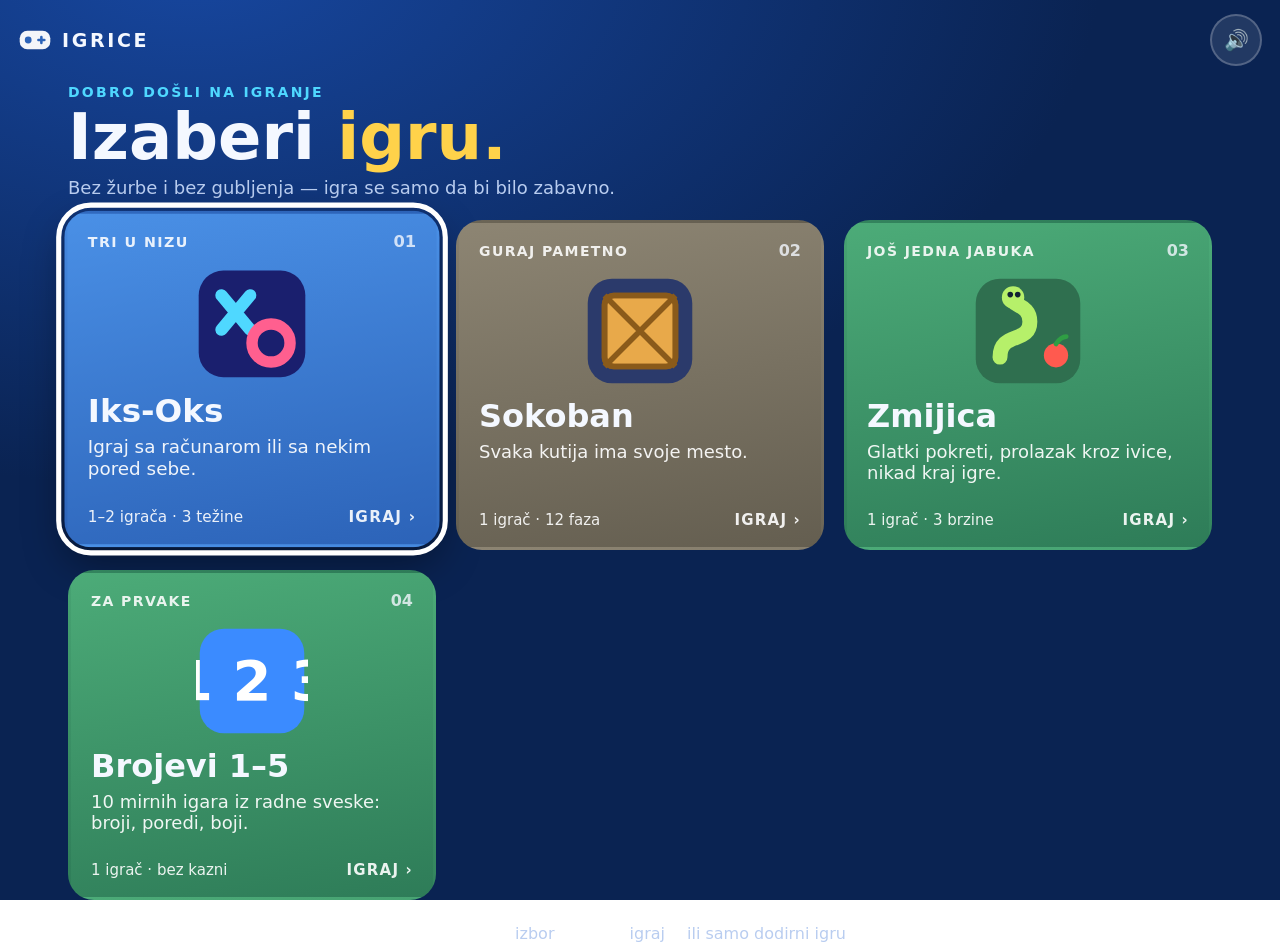
<file: igrice/index.html>
<!doctype html>
<html lang="sr-Latn">
<head>
<meta charset="utf-8">
<meta name="viewport" content="width=device-width,initial-scale=1">
<title>Igrice</title>
<link rel="stylesheet" href="common.css">
<style>
  .hero{padding:4px 18px 0;max-width:1180px;width:100%;margin:0 auto}
  .kicker{color:var(--cyan);font-weight:800;letter-spacing:.16em;font-size:14px}
  h1{margin:4px 0 0;font-size:clamp(34px,7vw,64px);line-height:1.05}
  h1 span{color:var(--accent)}
  .sub{color:var(--muted);margin:6px 0 0;font-size:18px}
  .cards{display:grid;grid-template-columns:repeat(3,1fr);gap:20px;max-width:1180px;width:100%;margin:22px auto 0;padding:0 18px}
  a.card{
    color:inherit;text-decoration:none;border-radius:26px;padding:20px 20px 18px;display:flex;flex-direction:column;gap:6px;
    border:3px solid transparent;position:relative;min-height:330px;
    transition:transform .15s,box-shadow .15s;
  }
  a.card:hover,a.card:focus-visible{transform:translateY(-6px) scale(1.02);box-shadow:0 16px 40px rgba(0,0,0,.4)}
  .c1{background:linear-gradient(170deg,#4a90e6,#2c63b8)}
  .c2{background:linear-gradient(170deg,#8d8573,#645e50)}
  .c3{background:linear-gradient(170deg,#4cab78,#2e7c58)}
  .card .tag{font-weight:800;letter-spacing:.1em;font-size:14px;color:rgba(255,255,255,.88)}
  .card .num{position:absolute;right:20px;top:18px;font-weight:800;opacity:.8}
  .card .ico{width:112px;height:112px;margin:10px auto 4px}
  .card h2{margin:0;font-size:32px}
  .card p{margin:0;font-size:18px;color:rgba(255,255,255,.92);flex:1}
  .card .meta{display:flex;justify-content:space-between;align-items:center;font-size:15px;color:rgba(255,255,255,.9);margin-top:8px}
  .card .go{font-weight:800;letter-spacing:.08em}
  .keys{margin:24px auto 0;color:var(--muted);display:flex;gap:22px;justify-content:center;flex-wrap:wrap;font-size:16px}
  kbd{border:2px solid var(--line);border-radius:8px;padding:2px 9px;font:inherit;font-weight:800;color:#fff;background:rgba(255,255,255,.08)}
  @media (max-width:860px){
    .cards{grid-template-columns:1fr;gap:14px}
    a.card{min-height:0;display:grid;grid-template-columns:96px 1fr;column-gap:16px;align-items:center}
    .card .tag,.card h2,.card p,.card .meta{grid-column:2}
    .card .ico{grid-column:1;grid-row:1/5;width:88px;height:88px;margin:0}
    .card .num{display:none}
  }
</style>
</head>
<body>
<header class="top">
  <div class="brand">
    <svg viewBox="0 0 40 40" aria-hidden="true"><rect x="2" y="9" width="36" height="22" rx="9" fill="#fff" opacity=".95"/><circle cx="12" cy="20" r="4" fill="#2c63b8"/><rect x="26" y="15" width="3" height="10" rx="1.5" fill="#2c63b8"/><rect x="22.5" y="18.5" width="10" height="3" rx="1.5" fill="#2c63b8"/></svg>
    IGRICE
  </div>
  <div class="grow"></div>
  <button class="btn round" id="snd" type="button">🔊</button>
</header>

<main>
  <div class="hero">
    <div class="kicker">DOBRO DOŠLI NA IGRANJE</div>
    <h1>Izaberi <span>igru.</span></h1>
    <p class="sub">Bez žurbe i bez gubljenja — igra se samo da bi bilo zabavno.</p>
  </div>

  <nav class="cards" aria-label="Igre">
    <a class="card c1" href="iks-oks.html">
      <span class="tag">TRI U NIZU</span><span class="num">01</span>
      <svg class="ico" viewBox="0 0 120 120" aria-hidden="true">
        <rect x="4" y="4" width="112" height="112" rx="26" fill="#1a1f6e"/>
        <path d="M28 30 L58 66 M58 30 L28 66" stroke="#4fd8ff" stroke-width="13" stroke-linecap="round"/>
        <circle cx="80" cy="80" r="20" fill="none" stroke="#ff5f8f" stroke-width="12"/>
      </svg>
      <h2>Iks-Oks</h2>
      <p>Igraj sa računarom ili sa nekim pored sebe.</p>
      <div class="meta"><span>1–2 igrača · 3 težine</span><span class="go">IGRAJ ›</span></div>
    </a>
    <a class="card c2" href="sokoban.html">
      <span class="tag">GURAJ PAMETNO</span><span class="num">02</span>
      <svg class="ico" viewBox="0 0 120 120" aria-hidden="true">
        <rect x="4" y="4" width="112" height="112" rx="26" fill="#2b3a6b"/>
        <rect x="22" y="22" width="76" height="76" rx="10" fill="#e8a94a" stroke="#8a5a1a" stroke-width="6"/>
        <path d="M22 22 L98 98 M98 22 L22 98" stroke="#8a5a1a" stroke-width="6"/>
        <rect x="22" y="22" width="76" height="76" rx="10" fill="none" stroke="#8a5a1a" stroke-width="6"/>
      </svg>
      <h2>Sokoban</h2>
      <p>Svaka kutija ima svoje mesto.</p>
      <div class="meta"><span>1 igrač · 12 faza</span><span class="go">IGRAJ ›</span></div>
    </a>
    <a class="card c3" href="zmijica.html">
      <span class="tag">JOŠ JEDNA JABUKA</span><span class="num">03</span>
      <svg class="ico" viewBox="0 0 120 120" aria-hidden="true">
        <rect x="4" y="4" width="112" height="112" rx="26" fill="#2f6f4f"/>
        <path d="M30 88 C30 60 62 74 62 50 C62 30 40 34 44 24" fill="none" stroke="#b6f06a" stroke-width="16" stroke-linecap="round"/>
        <circle cx="44" cy="24" r="12" fill="#b6f06a"/><circle cx="41" cy="21" r="3" fill="#123"/><circle cx="49" cy="21" r="3" fill="#123"/>
        <circle cx="90" cy="86" r="13" fill="#ff5a4f"/><path d="M90 74 q5-8 11-8" stroke="#2f9e44" stroke-width="5" fill="none" stroke-linecap="round"/>
      </svg>
      <h2>Zmijica</h2>
      <p>Glatki pokreti, prolazak kroz ivice, nikad kraj igre.</p>
      <div class="meta"><span>1 igrač · 3 brzine</span><span class="go">IGRAJ ›</span></div>
    </a>
    <a class="card c3" href="brojevi.html">
      <span class="tag">ZA PRVAKE</span><span class="num">04</span>
      <svg class="ico" viewBox="0 0 120 120" aria-hidden="true">
        <rect x="4" y="4" width="112" height="112" rx="26" fill="#3b8bff"/>
        <text x="60" y="80" font-size="60" font-weight="bold" text-anchor="middle" fill="#fff">1 2 3</text>
      </svg>
      <h2>Brojevi 1–5</h2>
      <p>10 mirnih igara iz radne sveske: broji, poredi, boji.</p>
      <div class="meta"><span>1 igrač · bez kazni</span><span class="go">IGRAJ ›</span></div>
    </a>
  </nav>

  <div class="keys">
    <span><kbd>←</kbd> <kbd>→</kbd> izbor</span>
    <span><kbd>OK</kbd> igraj</span>
    <span>ili samo dodirni igru</span>
  </div>
</main>
<script src="common.js"></script>
<script>
  /* Na početku fokus ide na prvu igru, da daljinski odmah radi. */
  TV.onBack=function(){};
  document.addEventListener('DOMContentLoaded',function(){document.querySelector('a.card').focus({preventScroll:true})});
</script>
</body>
</html>
</file>
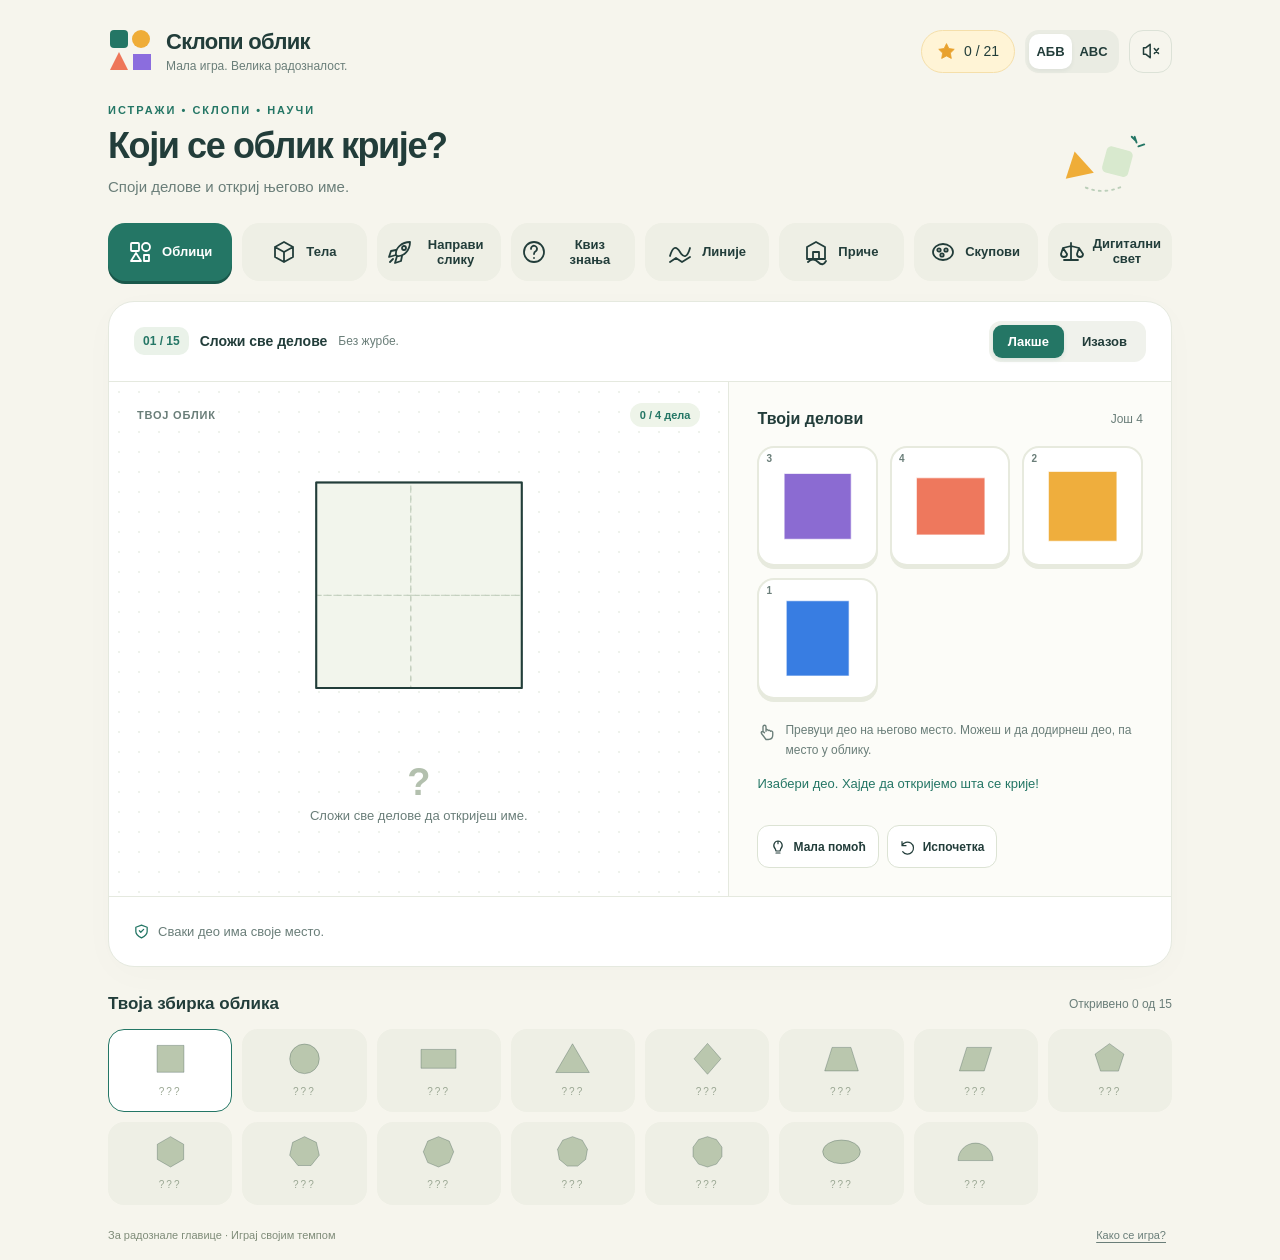
<file: Sklopi_oblik-new.html>
<!doctype html>
<html lang="sr-Cyrl">
<head>
  <meta charset="utf-8">
  <meta name="viewport" content="width=device-width,initial-scale=1,viewport-fit=cover">
  <meta name="theme-color" content="#f6f5ed">
  <meta name="description" content="Geometrijska igra na srpskom: 15 oblika, 6 tela, 110 slika za slaganje, igre sa linijama, 72 priče za crtanje, 12 životinjskih domova, 1.200 zadataka o skupovima i kviz znanja. Za telefon i računar.">
  <title>Sklopi oblik · Oblici, linije i skupovi</title>
  <style>
    :root{--ink:#223d3a;--muted:#6a7e79;--paper:#f6f5ed;--teal:#247665;--line:#e5e9df;--gold:#efad38;--white:#fff;--radius:26px;font-family:"Trebuchet MS",Arial,sans-serif;color:var(--ink);background:var(--paper);font-synthesis:none}
    *{box-sizing:border-box}body{margin:0;min-width:280px}button{font:inherit;cursor:pointer;color:inherit;border:0;-webkit-tap-highlight-color:transparent}button:disabled{cursor:default}button:focus-visible,[role="button"]:focus-visible{outline:3px solid #286cea;outline-offset:4px}button,input{-webkit-touch-callout:none}svg{overflow:visible}h1,h2,h3,p{margin:0}button svg{flex-shrink:0}.icon{width:20px;height:20px;fill:none;stroke:currentColor;stroke-width:1.8;stroke-linecap:round;stroke-linejoin:round}.shell{width:min(1120px,100%);margin:auto;padding:28px 28px 18px}.topbar{display:flex;align-items:center;gap:16px;justify-content:space-between}.brand{display:flex;align-items:center;gap:12px}.brand-mark{width:46px;height:46px}.brand strong{display:block;font-size:22px;letter-spacing:-.7px}.brand span{display:block;font-size:12px;color:var(--muted);margin-top:4px}.top-controls{display:flex;align-items:center;gap:10px}.collection-counter{display:flex;align-items:center;gap:8px;font-size:14px;background:#fff4d6;border:1px solid #f5dfaa;border-radius:30px;padding:11px 15px;white-space:nowrap}.collection-counter svg{width:19px;height:19px;fill:#e8a12e;stroke:#e8a12e}.language{display:flex;background:#eaece3;padding:4px;border-radius:14px}.language button{background:transparent;border-radius:10px;min-height:35px;min-width:43px;font-size:13px;font-weight:bold}.language button[aria-pressed="true"]{background:white;box-shadow:0 2px 4px #243e3910}.icon-btn{width:43px;height:43px;display:inline-flex;align-items:center;justify-content:center;background:transparent;border:1px solid #dce2d7;border-radius:14px}.icon-btn:hover{background:#e9ede2}.intro{display:flex;justify-content:space-between;align-items:flex-end;gap:20px;padding:30px 0 24px}.eyebrow{font-size:11px;font-weight:bold;text-transform:uppercase;letter-spacing:2px;color:var(--teal);margin-bottom:9px}.intro h1{font-size:36px;line-height:1.15;letter-spacing:-1.4px;font-weight:800}.intro p{font-size:15px;line-height:1.5;color:var(--muted);margin-top:10px}.small-doodle{width:112px;height:67px;margin-right:12px}.game{background:var(--white);border:1px solid var(--line);border-radius:var(--radius);box-shadow:0 8px 36px #23423805;overflow:hidden}.game-toolbar{display:flex;align-items:center;justify-content:space-between;gap:16px;padding:19px 25px;border-bottom:1px solid var(--line)}.level-info{display:flex;align-items:center;gap:11px;font-size:14px;font-weight:bold}.level-number{background:#eaf2e9;border-radius:10px;padding:7px 9px;font-size:12px;color:var(--teal)}.level-info span:last-child{color:var(--muted);font-size:12px;font-weight:normal}.difficulty{display:flex;background:#f0f2ec;padding:4px;border-radius:12px;gap:3px}.difficulty button{border-radius:9px;font-size:13px;padding:9px 15px;background:transparent;font-weight:bold}.difficulty button[aria-pressed="true"]{background:var(--teal);color:white;box-shadow:0 2px 4px #24766520}.play-grid{display:grid;grid-template-columns:1.4fr 1fr;min-height:434px}.board-side{position:relative;display:flex;align-items:center;flex-direction:column;padding:21px 28px 17px;background-image:radial-gradient(#c2cfb844 1px,transparent 1px);background-size:20px 20px}.board-top{align-self:stretch;display:flex;align-items:center;justify-content:space-between;font-size:11px;color:var(--muted);font-weight:bold;letter-spacing:.8px;text-transform:uppercase}.placed-count{letter-spacing:0;text-transform:none;color:var(--teal);background:#eef4e9;padding:6px 10px;border-radius:20px}.board-svg{display:block;width:min(100%,370px);height:auto;aspect-ratio:360/310;margin-top:4px;touch-action:none;user-select:none;-webkit-user-select:none;transition:transform .25s}.board-svg.solved{transform:scale(1.02)}.target-outline{fill:#f4f6ef;stroke:#93a59a;stroke-width:2;stroke-linejoin:round;vector-effect:non-scaling-stroke}.slot{stroke:#c4d0bf;stroke-width:1.3;stroke-dasharray:5 5;fill:#edf2e555;vector-effect:non-scaling-stroke;cursor:pointer;transition:fill .15s,stroke .15s}.slot.challenge{fill:transparent;stroke:transparent}.slot.hinted{fill:#ffd77666;stroke:#e0a02a;stroke-width:2.8;stroke-dasharray:5 4;animation:hintPulse .8s ease-in-out infinite}.slot:focus-visible{stroke:#286cea;stroke-width:3;stroke-dasharray:0;fill:#cce0fc70;outline:none}.placed-piece{stroke:#fff;stroke-width:1.8;stroke-linejoin:round;vector-effect:non-scaling-stroke;animation:tilePop .23s ease-out;pointer-events:none}.finished-outline{fill:none;stroke:var(--ink);stroke-width:2;stroke-linejoin:round;vector-effect:non-scaling-stroke;pointer-events:none}.reveal{min-height:91px;display:flex;align-items:center;justify-content:center;flex-direction:column;width:100%;text-align:center;gap:6px;padding:3px 0 4px}.reveal .question{font-size:38px;color:#b3c0ae;font-weight:bold;line-height:1}.reveal p{font-size:13px;color:var(--muted);line-height:1.4;max-width:310px}.reveal h2{font-size:28px;letter-spacing:1px;line-height:1.2;animation:reveal .35s ease-out}.reveal .bravo{color:var(--teal);font-size:12px;font-weight:bold}.tray-side{padding:24px;background:#fcfcf8;border-left:1px solid var(--line);display:flex;flex-direction:column}.tray-heading{display:flex;align-items:center;justify-content:space-between;gap:8px;margin-bottom:18px}.tray-heading h2{font-size:16px}.tray-heading span{font-size:12px;color:var(--muted)}.pieces{display:grid;grid-template-columns:repeat(3,minmax(0,1fr));gap:12px;align-content:start}.piece-card{position:relative;display:flex;align-items:center;justify-content:center;min-width:0;aspect-ratio:1;min-height:80px;background:#fff;border:2px solid #e7eade;border-radius:17px;box-shadow:0 3px 0 #e7eade;touch-action:none;user-select:none;-webkit-user-select:none;transition:border-color .15s,box-shadow .15s,transform .15s}.piece-card:hover{transform:translateY(-2px);border-color:#afc4ad}.piece-card.selected{border-color:var(--teal);box-shadow:0 0 0 3px #24766515}.piece-card.placed{border-style:dashed;background:#f1f4ec;box-shadow:none;opacity:.62}.piece-card.placed svg{width:28px;height:28px;color:var(--teal)}.piece-card svg{width:74%;height:74%;overflow:visible;pointer-events:none}.piece-label{position:absolute;left:7px;top:5px;font-size:10px;color:#a6b2a1}.tray-instruction{display:flex;align-items:flex-start;gap:10px;color:var(--muted);font-size:12px;line-height:1.65;margin-top:22px}.tray-instruction svg{margin-top:2px;width:18px;height:18px;flex-shrink:0}.live-message{font-size:13px;line-height:1.45;color:var(--teal);min-height:40px;margin-top:15px}.tray-actions{display:flex;align-items:center;gap:8px;margin-top:auto;padding-top:10px}.secondary{display:flex;align-items:center;justify-content:center;gap:7px;background:white;border:1px solid #dce3d4;border-radius:12px;padding:11px 12px;font-size:12px;font-weight:bold;min-height:43px}.secondary:hover{background:#f0f5e9}.secondary:disabled{opacity:.45}.secondary .icon{width:16px;height:16px}.next{display:flex;align-items:center;justify-content:center;gap:10px;font-weight:bold;color:white;background:var(--teal);border-radius:13px;padding:13px 19px;font-size:14px;box-shadow:0 3px 0 #19584b}.next:hover{background:#1b6656}.next[hidden]{display:none}.next:active{transform:translateY(2px);box-shadow:0 1px 0 #19584b}.game-bottom{display:flex;align-items:center;justify-content:space-between;padding:14px 24px;border-top:1px solid var(--line);gap:16px;min-height:70px}.game-bottom p{font-size:13px;color:var(--muted);display:flex;align-items:center;gap:8px}.game-bottom p .icon{width:17px;height:17px;color:var(--teal)}.collection{padding-top:27px}.collection-title{display:flex;align-items:center;justify-content:space-between;gap:15px;margin-bottom:15px}.collection-title h2{font-size:17px}.collection-title p{font-size:12px;color:var(--muted)}.shape-list{display:grid;grid-template-columns:repeat(8,minmax(0,1fr));gap:10px}.shape-button{background:#eeefe5;border:1.5px solid transparent;border-radius:16px;padding:10px 5px 9px;display:flex;flex-direction:column;align-items:center;gap:7px;position:relative;min-width:0;min-height:83px;transition:background .15s,border-color .15s,transform .15s}.shape-button:hover{background:#e4eadd;transform:translateY(-2px)}.shape-button.current{background:#fff;border-color:var(--teal)}.shape-button.completed{background:#e9f1e5}.shape-button .mini-shape{width:40px;height:35px;overflow:visible}.shape-button .shape-label{font-size:11px;white-space:nowrap}.shape-button:not(.completed) .shape-label{color:#9aa793;letter-spacing:2px}.shape-check{position:absolute;right:6px;top:5px;width:13px;height:13px;color:var(--teal)}footer{display:flex;align-items:center;justify-content:space-between;gap:12px;font-size:11px;color:#7f8c79;padding:23px 0 0}footer button{background:transparent;color:var(--muted);font-size:11px;text-decoration:underline;text-underline-offset:3px}.drag-ghost{position:fixed;pointer-events:none;z-index:50;filter:drop-shadow(0 9px 8px #263c3825);opacity:.96;will-change:left,top}.drag-ghost svg{display:block;width:100%;height:100%;overflow:visible}.confetti{position:fixed;z-index:60;pointer-events:none;inset:0;overflow:hidden}.confetti i{position:absolute;top:-25px;width:9px;height:15px;border-radius:3px;animation:confettiFall 1.7s ease-in forwards;opacity:0}dialog{border:1px solid var(--line);border-radius:24px;padding:26px;width:min(430px,calc(100% - 32px));color:var(--ink);background:var(--paper);box-shadow:0 25px 70px #20372e30}dialog::backdrop{background:#203d3955;backdrop-filter:blur(3px)}dialog h2{font-size:23px;letter-spacing:-.5px;margin-bottom:17px}dialog p{font-size:14px;line-height:1.75;color:var(--muted);margin-bottom:13px}dialog strong{color:var(--ink)}dialog .next{width:100%;margin-top:19px}.sr-only{position:absolute;width:1px;height:1px;padding:0;margin:-1px;overflow:hidden;clip:rect(0,0,0,0);white-space:nowrap;border:0}[hidden]{display:none!important}
    @keyframes tilePop{from{opacity:.4}to{opacity:1}}@keyframes reveal{from{opacity:0;transform:translateY(7px)}to{opacity:1;transform:translateY(0)}}@keyframes hintPulse{50%{fill:#ffc14c99}}@keyframes confettiFall{0%{opacity:1;transform:translateY(0) rotate(0)}90%{opacity:1}100%{opacity:0;transform:translateY(100vh) rotate(440deg)}}
    @media(min-width:940px){.pieces{grid-template-columns:repeat(3,minmax(0,1fr))}.tray-side{padding:28px}.piece-card{min-height:90px}}
    @media(max-width:820px){.shell{padding:20px 20px 16px}.intro h1{font-size:30px}.play-grid{grid-template-columns:1.25fr 1fr}.board-side{padding:17px 18px 12px}.tray-side{padding:20px 18px}.pieces{grid-template-columns:repeat(2,minmax(0,1fr));gap:10px}.piece-card{max-height:88px;min-height:70px}.tray-instruction{margin-top:17px}.shape-list{grid-template-columns:repeat(5,minmax(0,1fr))}.shape-label{font-size:10px}}
    @media(max-width:590px){.shell{padding:16px 12px 14px}.topbar{gap:8px;align-items:center}.brand{gap:8px}.brand-mark{width:35px;height:35px}.brand strong{font-size:18px}.brand span{font-size:10px}.top-controls{gap:5px}.collection-counter{display:none}.language{padding:3px;border-radius:11px}.language button{font-size:11px;min-width:32px;min-height:30px}.icon-btn{width:35px;height:36px;border-radius:11px}.intro{padding:22px 3px 18px;gap:8px}.intro h1{font-size:27px;letter-spacing:-.8px}.intro p{font-size:12px;margin-top:8px}.eyebrow{font-size:9px;margin-bottom:7px;letter-spacing:1.5px}.small-doodle{width:65px;height:52px;margin:0;flex-shrink:0}.game{border-radius:21px}.game-toolbar{padding:13px 13px;gap:6px}.level-info{font-size:12px;gap:7px}.level-info span:last-child{display:none}.level-number{font-size:10px;padding:6px 7px}.difficulty button{font-size:11px;padding:8px 10px}.play-grid{grid-template-columns:1fr;min-height:0}.board-side{padding:10px 17px 4px}.board-top{font-size:9px}.placed-count{font-size:10px;padding:4px 8px}.board-svg{width:min(100%,300px);margin-top:-4px}.reveal{min-height:76px;padding-bottom:8px}.reveal h2{font-size:24px}.reveal p{font-size:11px;max-width:285px}.reveal .question{font-size:29px}.reveal .bravo{font-size:11px}.tray-side{padding:13px 13px 11px;border-left:0;border-top:1px solid var(--line)}.tray-heading{margin-bottom:11px}.tray-heading h2{font-size:13px}.tray-heading span{font-size:10px}.pieces{grid-template-columns:repeat(4,minmax(0,1fr));gap:8px}.pieces.six{grid-template-columns:repeat(3,minmax(0,1fr))}.piece-card{min-height:58px;max-height:78px;border-radius:13px;aspect-ratio:1.15}.pieces.six .piece-card{aspect-ratio:1.6;max-height:66px}.piece-card svg{width:71%;height:71%}.tray-instruction{display:none}.live-message{font-size:11px;min-height:28px;margin-top:11px}.tray-actions{padding-top:0;margin-top:0}.secondary{min-height:35px;font-size:11px;padding:8px 11px}.game-bottom{min-height:53px;padding:10px 13px}.game-bottom p{font-size:11px}.next{padding:11px 14px;font-size:12px}.collection{padding:21px 2px 0}.collection-title{gap:7px;margin-bottom:12px}.collection-title h2{font-size:14px}.collection-title p{font-size:10px}.shape-list{grid-template-columns:repeat(5,minmax(0,1fr));gap:6px}.shape-button{border-radius:12px;min-height:72px;padding:9px 1px 8px;gap:5px}.shape-button .mini-shape{width:31px;height:29px}.shape-button .shape-label{font-size:8px}.shape-check{width:10px;height:10px;right:4px;top:4px}footer{padding-top:19px;font-size:9px}footer button{font-size:10px}}
    @media(prefers-reduced-motion:reduce){*,*::before,*::after{animation:none!important;transition:none!important}.confetti{display:none}}

    .activity-nav{display:grid;grid-template-columns:repeat(5,minmax(0,1fr));gap:10px;margin-bottom:20px}.activity-button{display:flex;align-items:center;justify-content:center;gap:10px;min-height:58px;background:#eeefe5;border:1.5px solid transparent;border-radius:17px;font-size:14px;font-weight:bold;transition:background .15s,transform .15s}.activity-button .icon{width:24px;height:24px}.activity-button:hover{background:#e3e9dc;transform:translateY(-2px)}.activity-button[aria-pressed="true"]{background:var(--teal);color:white;box-shadow:0 3px 0 #19584b}.toolbar-right{display:flex;align-items:center;gap:10px}.mix-button{background:#fff5da;border-color:#efdfaf;color:#805e22}.shape-list{grid-template-columns:repeat(8,minmax(0,1fr))}.shape-button .mini-shape{width:43px;height:39px}.shape-button .shape-label{white-space:normal;text-align:center;font-size:10px;line-height:1.25}.picture-goal{border:1px solid #e0e7d9;background:#eef3e9;border-radius:14px;padding:8px 13px;display:flex;gap:10px;align-items:center;justify-content:space-between;margin-bottom:15px;font-size:12px;font-weight:bold;color:var(--teal)}.goal-art{width:84px;height:72px;flex-shrink:0;display:block}.picture-goal.concealed:not(.show-goal) .goal-art{display:none}.picture-goal:not(.concealed) #previewToggle{display:none}.picture-goal.concealed [data-text="preview"]{display:none}.picture-goal.show-goal{flex-wrap:wrap}.picture-goal .secondary{font-size:11px;min-height:33px;padding:7px 10px}.named-pieces .piece-card{padding-bottom:20px;min-height:90px;aspect-ratio:1.15}.part-name{position:absolute;bottom:6px;left:2px;right:2px;font-size:9px;font-weight:bold;text-align:center;line-height:1.2;color:#6b7b64}.piece-label{color:#6a7e79;font-weight:bold}.picture-board .target-outline{fill:#e8eee3;stroke:none}.picture-board .finished-outline{display:none}.piece-card.placed .part-name{display:none}.board-side:has(.picture-board) .reveal{min-height:109px}.reveal p{max-width:360px}.activity-button:focus-visible{outline-offset:3px}.quiz-panel{background:white;border:1px solid var(--line);border-radius:26px;overflow:hidden;box-shadow:0 8px 36px #23423805}.quiz-toolbar{padding:20px 27px;display:flex;align-items:center;justify-content:space-between;gap:12px;font-size:14px;font-weight:bold}.quiz-score{font-size:12px;font-weight:normal;color:var(--muted)}.quiz-meter-track{height:5px;background:#edf1e7}.quiz-meter{height:100%;width:0;background:var(--teal);transition:width .2s}.quiz-body{padding:30px 32px 25px}.quiz-question{font-size:24px;line-height:1.4;letter-spacing:-.5px;max-width:760px;margin:auto;text-align:center}.quiz-question:focus{outline:none}.quiz-workspace{display:grid;grid-template-columns:260px 1fr;gap:36px;align-items:center;max-width:820px;margin:25px auto}.quiz-illustration{padding:18px;border:1px solid #e5ebde;border-radius:24px;background:radial-gradient(#c2cfb844 1px,transparent 1px) 0 0/18px 18px #f6f8f1}.quiz-illustration svg{width:100%;height:auto;display:block;aspect-ratio:360/310}.quiz-workspace:has(.quiz-illustration[hidden]){grid-template-columns:1fr;max-width:650px}.quiz-options{display:grid;gap:11px}.quiz-option{background:#fbfcf8;display:flex;align-items:center;gap:12px;border:2px solid #e4e9dc;border-radius:14px;text-align:left;padding:14px 15px;font-weight:bold;font-size:14px;min-height:60px;line-height:1.35}.quiz-option:hover:not(:disabled){border-color:var(--teal);background:#f0f5e9}.answer-letter{display:flex;align-items:center;justify-content:center;width:29px;height:29px;border-radius:9px;flex-shrink:0;color:#809274;background:#edf1e5;font-size:12px}.quiz-option.tried{background:#fff6ed;border-color:#ead6c1;color:#897360}.quiz-option.correct{background:#eaf5e7;border-color:#73a787}.quiz-option.correct .answer-letter{color:white;background:var(--teal)}.quiz-option .icon{margin-left:auto;color:var(--teal)}.quiz-feedback,.quiz-hint-text{max-width:820px;margin:12px auto 0;border-radius:14px;padding:14px 18px;font-size:14px;line-height:1.65;color:#806339;background:#fff6e4;border:1px solid #f0dfb8}.quiz-feedback.success{color:#275a47;background:#edf6e8;border-color:#d1e5c7}.quiz-hint-text{color:#5d7155;background:#f4f7ee;border-color:#e0e8d5}.quiz-actions{display:flex;justify-content:space-between;gap:15px;max-width:820px;margin:23px auto 0;min-height:44px}.quiz-summary{text-align:center;padding:30px 28px 24px}.quiz-medal{display:flex;align-items:center;justify-content:center;background:#fff1c7;color:#d39a21;width:80px;height:80px;border-radius:50%;font-size:45px;margin:0 auto 22px;box-shadow:0 0 0 7px #fff9e9}.quiz-summary h2{font-size:28px;letter-spacing:-.7px}.quiz-result{font-size:70px;font-weight:bold;color:var(--teal);letter-spacing:-3px;margin-top:17px;line-height:1.3}.quiz-result span{font-size:28px;color:#a3b39a;letter-spacing:0}.quiz-summary p{font-size:14px;line-height:1.6;color:var(--muted)}.quiz-reassurance{max-width:390px;margin:17px auto}.quiz-summary small{font-size:12px;color:var(--teal)}.quiz-new{margin:3px auto 28px}.quiz-note{padding:18px 24px;text-align:center;font-size:11px;color:var(--muted);line-height:1.5;border-top:1px solid var(--line);background:#fcfcf8}
    @media(max-width:820px){.activity-nav{gap:8px}.activity-button{font-size:12px;gap:7px;min-height:54px}.shape-list{grid-template-columns:repeat(5,minmax(0,1fr))}.toolbar-right{gap:7px}.mix-button{font-size:11px;padding:9px 10px}.quiz-workspace{grid-template-columns:210px 1fr;gap:22px}.quiz-body{padding:27px 24px 24px}.quiz-question{font-size:22px}}
    @media(max-width:590px){.activity-nav{grid-template-columns:repeat(2,minmax(0,1fr));gap:7px;margin-bottom:14px}.activity-button{min-height:45px;border-radius:13px;justify-content:flex-start;padding:10px 14px;font-size:12px}.activity-button .icon{width:20px;height:20px}.game-toolbar{flex-wrap:wrap;row-gap:10px}.toolbar-right{margin-left:auto}.mix-button{min-height:34px;font-size:10px;padding:8px 9px}.picture-goal{padding:6px 11px;margin-bottom:10px;font-size:11px}.goal-art{width:64px;height:52px}.named-pieces .piece-card{min-height:72px;max-height:85px;padding-bottom:18px;aspect-ratio:1.3}.part-name{font-size:8px;bottom:6px}.named-pieces .piece-card svg{height:66%;width:70%}.board-side:has(.picture-board) .reveal{min-height:99px}.reveal p{font-size:11px}.shape-button .shape-label{font-size:8px}.shape-button .mini-shape{width:33px;height:30px}.quiz-panel{border-radius:21px}.quiz-toolbar{padding:16px 16px;font-size:12px}.quiz-score{font-size:10px}.quiz-body{padding:22px 15px 18px}.quiz-question{font-size:19px;letter-spacing:-.3px;line-height:1.4}.quiz-workspace{grid-template-columns:1fr;gap:18px;margin:18px auto}.quiz-illustration{width:180px;margin:auto;padding:11px;border-radius:18px}.quiz-options{grid-template-columns:repeat(2,minmax(0,1fr));gap:8px}.quiz-option{padding:10px 8px;min-height:67px;gap:7px;font-size:11px;align-items:flex-start}.answer-letter{width:23px;height:23px;font-size:10px;border-radius:7px}.quiz-option .icon{width:16px;height:16px}.quiz-option>span:nth-child(2){align-self:center;min-width:0}.quiz-feedback,.quiz-hint-text{font-size:12px;padding:12px 14px;line-height:1.6}.quiz-actions{margin-top:18px}.quiz-summary{padding:24px 19px 20px}.quiz-summary h2{font-size:23px}.quiz-summary p{font-size:12px}.quiz-result{font-size:62px}.quiz-note{font-size:10px;padding:13px}.intro{padding-top:20px;padding-bottom:17px}}
    @media(max-width:340px){.quiz-options{grid-template-columns:1fr}.quiz-option{min-height:49px}.activity-button{font-size:11px;padding:9px 10px;gap:7px}.difficulty button{padding:8px}.brand span{max-width:122px}.named-pieces .part-name{font-size:7px}}

    .library-controls{display:flex;align-items:center;gap:12px;flex-wrap:wrap;margin:0 0 17px}.library-controls select{font:inherit;font-size:13px;min-height:43px;max-width:100%;border:1px solid #dce3d4;border-radius:12px;padding:9px 32px 9px 14px;color:var(--ink);background:white}.library-controls p{margin-left:auto;font-size:12px;color:var(--muted)}.library-controls [aria-pressed="true"]{background:var(--teal);color:white}.picture-kind{font-size:9px;color:var(--teal);letter-spacing:0}.shape-button:has(.picture-mini){min-height:119px;gap:5px}.shape-button .picture-mini{width:66px;height:57px}.shape-button:has(.picture-mini) .shape-label{white-space:normal;line-height:1.35;letter-spacing:0;min-height:26px;display:flex;align-items:center;justify-content:center;text-align:center;font-size:10px}.more-pictures{margin:18px auto 0}.picture-library select:focus-visible{outline:3px solid #286cea;outline-offset:3px}@media(max-width:590px){.shape-list:has(.picture-mini){grid-template-columns:repeat(3,minmax(0,1fr))}.library-controls{gap:8px}.library-controls select{font-size:12px;flex:1;min-width:125px}.library-controls .secondary{font-size:10px;flex:1}.library-controls p{width:100%;margin-left:0}.shape-button:has(.picture-mini){min-height:115px}.shape-button .picture-mini{width:63px;height:54px}.shape-button:has(.picture-mini) .shape-label{font-size:9px}}

    .lines-panel{background:white;border:1px solid var(--line);border-radius:26px;overflow:hidden;box-shadow:0 8px 36px #23423805}.line-tabs{display:grid;grid-template-columns:repeat(3,minmax(0,1fr));gap:8px;padding:18px 22px;border-bottom:1px solid var(--line);background:#fcfcf8}.line-tab{min-height:48px;background:#edf0e6;border-radius:13px;font-size:14px;font-weight:bold;display:flex;align-items:center;justify-content:center;gap:9px}.line-tab[aria-pressed="true"]{background:var(--teal);color:white}.line-tab .icon{width:20px;height:20px}.line-quiz-toolbar{display:flex;justify-content:space-between;gap:12px;padding:22px 28px 0;font-size:13px}.line-quiz-toolbar span{color:var(--muted);font-size:12px}.line-recognition-body{padding:20px 28px}.line-question{font-size:23px;line-height:1.4;text-align:center;letter-spacing:-.4px}.line-question:focus{outline:none}.line-recognition-grid{display:grid;grid-template-columns:270px 1fr;gap:32px;align-items:center;max-width:830px;margin:23px auto}.line-example{border-radius:22px;background:radial-gradient(#b6c7b555 1px,transparent 1px) 0 0/20px 20px #f4f7ed;border:1px solid #e3e9db;padding:12px}.line-example svg{display:block;width:100%;height:auto;aspect-ratio:360/310}.line-quiz-options{display:grid;gap:10px}.line-quiz-options .quiz-option{justify-content:center;text-align:center}.line-quiz-actions{display:flex;justify-content:space-between;gap:14px;max-width:830px;margin:auto}.line-feedback{margin:0 22px 20px;padding:13px 17px;font-size:14px;line-height:1.6;border-radius:13px;border:1px solid #f0dfb8;color:#806339;background:#fff6e4}.line-feedback.success{background:#edf6e8;border-color:#d1e5c7;color:#275a47}.line-quiz-done{padding:30px;text-align:center}.line-medal{font-size:42px;color:#d39a21;margin-bottom:12px}.line-quiz-done h2{font-size:25px;margin-bottom:15px}.line-quiz-done strong{font-size:55px;color:var(--teal)}.line-quiz-done p{font-size:14px;color:var(--muted);margin:12px auto;max-width:430px;line-height:1.6}.line-new-round{margin:0 auto 24px}.line-task-header{display:flex;justify-content:space-between;align-items:center;padding:20px 25px 0;gap:15px}.line-task-header h2{font-size:20px;line-height:1.4}.line-task-header span{font-size:12px;color:var(--teal);white-space:nowrap;background:#eef4e9;border-radius:20px;padding:8px 12px}.line-connect-body{display:grid;grid-template-columns:1.3fr 1fr;gap:28px;padding:24px 28px;align-items:center}.line-board{width:100%;height:auto;aspect-ratio:360/310;display:block;touch-action:none;user-select:none;-webkit-user-select:none;overflow:hidden;border:1px solid #e0e7d9;border-radius:22px;background:radial-gradient(#b6c7b555 1px,transparent 1px) 0 0/20px 20px #f6f8f1}.line-board:focus-visible{outline:3px solid #286cea;outline-offset:4px}.connect-node{cursor:pointer}.connect-node circle:last-of-type{fill:#879d87;stroke:white;stroke-width:2}.connect-node.current circle:last-of-type{fill:#ee785d;stroke:#fff1cc;stroke-width:5}.connect-node.armed circle:last-of-type{fill:var(--gold)}.connect-node text{font:600 15px "Trebuchet MS",Arial,sans-serif;fill:var(--ink);pointer-events:none}.connect-node:focus-visible{outline:none}.connect-node:focus-visible circle:last-of-type{stroke:#286cea;stroke-width:4}.line-connect-note{line-height:1.7;font-size:15px}.line-connect-note .next{margin-top:23px}.line-connect-note p{color:var(--muted);margin-top:15px;font-size:12px}.line-draw-body{display:grid;grid-template-columns:1.3fr 1fr;gap:25px;padding:24px 28px}.line-draw-caption{color:var(--muted);font-size:12px;line-height:1.65;margin-top:14px}.draw-controls{display:flex;flex-direction:column;gap:17px;min-width:0}.draw-controls h3{font-size:13px;margin-bottom:8px}.line-task-hint{font-size:14px;line-height:1.65;color:var(--muted);padding:13px 15px;background:#fff8e7;border:1px solid #f2e7c6;border-radius:13px}.line-tools{display:grid;grid-template-columns:repeat(2,minmax(0,1fr));gap:8px}.line-tools button{background:#f1f4eb;border:1.5px solid #dfe6d8;border-radius:12px;font-size:13px;font-weight:bold;padding:10px;min-height:45px}.line-tools button[aria-pressed="true"]{background:var(--teal);color:white;border-color:var(--teal)}.line-colors{display:flex;gap:12px;align-items:center}.line-colors button{width:43px;height:43px;background:var(--swatch);border:6px solid white;border-radius:50%;box-shadow:0 0 0 1px #dce3d4}.line-colors button[aria-pressed="true"]{box-shadow:0 0 0 3px var(--ink)}.draw-edit-actions{display:grid;grid-template-columns:repeat(2,minmax(0,1fr));gap:8px}.draw-main-actions{display:flex;gap:9px;flex-wrap:wrap;margin-top:auto}.draw-main-actions .next{flex:1;min-width:135px;flex-basis:100%}.draw-main-actions .secondary{flex:1}.draw-edit-actions .secondary{min-height:44px}.line-bottom{padding:15px 22px 18px;border-top:1px solid var(--line);background:#fcfcf8}.line-stats{font-size:11px;color:var(--muted);text-align:center;margin-bottom:14px}.line-bottom summary{font-size:13px;font-weight:bold;cursor:pointer;color:var(--teal)}.line-guide{display:grid;grid-template-columns:repeat(3,minmax(0,1fr));gap:12px;margin-top:15px}.line-guide article{padding:12px;background:#f0f4e9;border-radius:12px}.line-guide strong{font-size:12px}.line-guide p{font-size:11px;line-height:1.65;color:var(--muted);margin-top:6px}
    @media(max-width:820px){.line-recognition-grid{grid-template-columns:215px 1fr;gap:22px}.line-connect-body,.line-draw-body{grid-template-columns:1.15fr 1fr;gap:18px;padding:20px}.line-task-header h2{font-size:18px}.line-task-hint{font-size:12px}.line-connect-note{font-size:13px}.line-question{font-size:21px}}
    @media(max-width:590px){.activity-button[data-activity="lines"]{grid-column:1/-1;justify-content:center}.lines-panel{border-radius:21px}.line-tabs{gap:6px;padding:12px}.line-tab{min-height:48px;font-size:11px;gap:5px;padding:8px 4px}.line-tab .icon{width:17px;height:17px}.line-quiz-toolbar{padding:18px 16px 0;font-size:12px}.line-quiz-toolbar span{font-size:10px}.line-recognition-body{padding:18px 15px}.line-question{font-size:19px}.line-recognition-grid{grid-template-columns:1fr;gap:18px;margin:19px auto}.line-example{width:210px;max-width:100%;margin:auto;padding:8px}.line-quiz-options{grid-template-columns:repeat(2,minmax(0,1fr));gap:8px}.line-quiz-options .quiz-option{font-size:12px;align-items:center;min-height:68px}.line-connect-body,.line-draw-body{grid-template-columns:1fr;padding:18px 15px;gap:19px}.line-connect-note .next{width:100%;margin-top:15px}.line-connect-note p{margin-top:10px}.line-connect-note{font-size:13px}.line-task-header{padding:18px 16px 0;gap:10px;align-items:flex-start}.line-task-header h2{font-size:17px}.line-task-header span{font-size:10px;padding:6px 8px}.line-board{max-width:440px;margin:auto;border-radius:18px}.line-draw-caption{font-size:11px}.line-feedback{margin:0 15px 17px;font-size:12px;padding:12px 13px}.line-guide{grid-template-columns:repeat(2,minmax(0,1fr));gap:8px}.line-guide article{padding:10px}.line-quiz-done{padding:23px 16px}.line-quiz-done h2{font-size:22px}.line-quiz-done p{font-size:12px}.line-bottom{padding:15px}.line-stats{font-size:10px}.line-tools{grid-template-columns:repeat(4,minmax(0,1fr))}.line-tools button{font-size:11px;padding:9px 3px}.draw-controls{gap:15px}.draw-edit-actions .secondary{font-size:11px}}
    @media(max-width:340px){.line-tab .icon{display:none}.line-quiz-options{grid-template-columns:1fr}.line-quiz-options .quiz-option{min-height:47px}.line-task-header{flex-wrap:wrap}.line-tools{grid-template-columns:repeat(2,minmax(0,1fr))}}

    .activity-nav{grid-template-columns:repeat(6,minmax(0,1fr))}.activity-button{font-size:13px;padding:12px 10px}
    .story-panel{background:white;border:1px solid var(--line);border-radius:26px;overflow:hidden;box-shadow:0 8px 36px #23423805}.story-tabs{display:grid;grid-template-columns:1fr 1fr;gap:10px;padding:18px 22px;border-bottom:1px solid var(--line);background:#fcfcf8}.story-tabs button{display:flex;align-items:center;justify-content:center;gap:9px;border-radius:13px;background:#edf0e6;font-weight:bold;font-size:14px;min-height:48px}.story-tabs button[aria-pressed="true"]{background:var(--teal);color:white}.story-task-top{display:flex;justify-content:space-between;align-items:center;gap:16px;padding:20px 25px 0}.story-task-top h2{font-size:22px;line-height:1.4;letter-spacing:-.3px}.story-position{white-space:nowrap;background:#eef4e9;color:var(--teal);border-radius:20px;padding:8px 12px;font-size:12px}.story-grid{display:grid;grid-template-columns:1.4fr 1fr;gap:25px;padding:23px 28px}.story-canvas{width:100%;height:auto;aspect-ratio:360/310;display:block;overflow:hidden;touch-action:none;user-select:none;-webkit-user-select:none;border:1px solid #e4e6d8;border-radius:22px;background:#fff8eb;cursor:crosshair}.story-canvas:focus-visible{outline:3px solid #387de2;outline-offset:4px}.story-canvas g[id],.story-canvas path,.story-canvas circle,.story-canvas text{pointer-events:none}.story-canvas .slot{pointer-events:auto;cursor:pointer}.story-canvas .slot:focus-visible{outline:none;stroke:#387de2;stroke-width:3;fill:#cce0fc80}.story-caption{margin:14px 0 0;font-size:13px;line-height:1.55;color:var(--muted)}.story-controls{display:flex;flex-direction:column;gap:15px;min-width:0}.story-controls h3{font-size:13px;margin-bottom:8px}.story-controls label,.home-pick-label{font-size:12px;font-weight:bold;display:block;margin-bottom:7px}.story-select{font:inherit;font-size:12px;background:white;border:1px solid #dce3d4;border-radius:11px;padding:11px 12px;color:var(--ink);width:100%;min-height:44px}.story-select:focus-visible{outline:3px solid #387de2;outline-offset:2px}.story-tip{font-size:13px;line-height:1.6;padding:13px 15px;border:1px solid #eddfba;border-radius:13px;background:#fff8e7;color:#6e795e}.story-mode{display:grid;grid-template-columns:1fr 1fr;gap:6px}.story-mode button,.story-tools button,.home-seasons button{font-size:12px;font-weight:bold;min-height:44px;padding:10px 8px;background:#f1f4eb;border:1.5px solid #dfe6d8;border-radius:11px}.story-mode button[aria-pressed="true"],.story-tools button[aria-pressed="true"],.home-seasons button[aria-pressed="true"]{background:var(--teal);color:white;border-color:var(--teal)}.story-tools{display:grid;grid-template-columns:repeat(3,minmax(0,1fr));gap:6px}.story-close[aria-pressed="true"]{color:var(--teal);background:#eef5e8;border-color:#8fac85}.story-input-help{font-size:11px;line-height:1.6;color:var(--muted)}.story-actions{display:grid;grid-template-columns:1fr 1fr;gap:8px}.story-actions .secondary{font-size:11px;min-height:44px}.story-check-row{display:flex;gap:10px}.story-check-row .next{flex:1}.story-colors{display:flex;gap:12px}.story-colors button{width:44px;height:44px;border:5px solid white;border-radius:50%;background:var(--swatch);box-shadow:0 0 0 1px #dce3d4}.story-colors button[aria-pressed="true"]{box-shadow:0 0 0 3px var(--ink)}.story-feedback{margin:0 25px 20px;padding:14px 17px;border-radius:13px;background:#fff5df;border:1px solid #eedab2;font-size:13px;line-height:1.6;color:#806339}.story-feedback.success{background:#edf6e8;border-color:#d1e5c7;color:#275a47}.story-bottom{border-top:1px solid var(--line);padding:16px 22px;background:#fcfcf8}.story-stats{font-size:11px;text-align:center;color:var(--muted)}.home-controls{display:flex;flex-direction:column;gap:15px}.home-story{font-size:14px;line-height:1.6;padding:15px 17px;background:#fff8e7;border:1px solid #eddfba;border-radius:14px}.home-tray{display:grid;grid-template-columns:repeat(3,minmax(0,1fr));gap:9px}.home-piece{padding-bottom:20px;aspect-ratio:1;min-height:80px}.home-piece svg{width:75%;height:65%}.home-piece .part-name{font-size:8px;white-space:normal;line-height:1.2;padding:0 3px;text-align:center}.home-piece.placed span{font-size:24px;color:var(--teal)}.home-reveal{font-size:19px;font-weight:bold;letter-spacing:.5px;margin-top:14px;text-align:center;color:var(--teal);line-height:1.4}.home-reason{font-size:12px;line-height:1.6;color:var(--muted);text-align:center;margin-top:9px}.home-seasons{display:grid;grid-template-columns:1fr 1fr;gap:7px}.home-actions{display:flex;flex-wrap:wrap;gap:8px;margin-top:auto}.home-actions .secondary{flex:1}.home-actions .next{flex-basis:100%}.home-canvas{cursor:default}.home-heading{display:flex;justify-content:space-between;gap:10px;align-items:center}.home-heading h3{font-size:14px}.home-help{font-size:11px;line-height:1.6;color:var(--muted)}
    @media(max-width:900px){.activity-nav{grid-template-columns:repeat(3,minmax(0,1fr))}.story-grid{grid-template-columns:1.15fr 1fr;padding:20px;gap:19px}.story-task-top h2{font-size:19px}.story-tools button{font-size:10px}.home-tray{gap:7px}.home-piece{min-height:75px}}
    @media(max-width:590px){.activity-nav{grid-template-columns:repeat(2,minmax(0,1fr))}.activity-button[data-activity="lines"]{grid-column:auto;justify-content:flex-start}.story-panel{border-radius:21px}.story-tabs{padding:12px;gap:7px}.story-tabs button{font-size:12px;padding:10px 6px}.story-tabs .icon{width:17px;height:17px}.story-task-top{padding:18px 16px 0;align-items:flex-start;gap:10px}.story-task-top h2{font-size:18px}.story-position{font-size:10px;padding:7px 9px}.story-grid{grid-template-columns:1fr;padding:17px 15px;gap:20px}.story-canvas{max-width:460px;margin:auto;border-radius:18px}.story-caption{font-size:12px;margin-top:11px}.story-tip{font-size:12px}.story-tools button{font-size:12px}.story-input-help{font-size:11px}.story-feedback{margin:0 15px 17px;font-size:12px}.story-bottom{padding:14px 15px}.story-stats{font-size:10px}.home-story{font-size:13px}.home-tray{grid-template-columns:repeat(4,minmax(0,1fr))}.home-piece{min-height:77px;aspect-ratio:1.1}.home-piece .part-name{font-size:7px}.home-reveal{font-size:17px}.home-controls{gap:13px}.home-reason{font-size:11px}}
    @media(max-width:340px){.story-tabs .icon{display:none}.story-task-top{flex-wrap:wrap}.story-tools button{font-size:10px}.home-tray{grid-template-columns:repeat(3,minmax(0,1fr))}}
    /* SETS_CSS_START */
    /* Sets workshop: scoped controls, original SVG illustrations and touch targets. */
    .activity-nav{grid-template-columns:repeat(8,minmax(0,1fr))}
    .sets-panel{background:#fff;border:1px solid var(--line);border-radius:26px;overflow:hidden;box-shadow:0 8px 36px #23423805}
    .sets-panel[hidden]{display:none}.sets-panel button:disabled{opacity:.6}
    .set-toolbar{display:flex;justify-content:space-between;gap:18px;padding:19px 25px;background:#f9faf4;border-bottom:1px solid var(--line)}
    .set-toolbar>div{display:flex;align-items:center;gap:12px}.set-toolbar label{font-size:12px;font-weight:bold;white-space:nowrap}.set-toolbar select{max-width:290px;min-height:44px}
    .set-task-top{display:flex;justify-content:space-between;gap:14px;align-items:center;padding:25px 27px 0}
    .set-kind{font-size:11px;letter-spacing:1px;text-transform:uppercase;font-weight:bold;color:var(--teal)}
    .set-difficulty{font-size:11px;background:#f3f1e8;color:#708477;border-radius:20px;padding:8px 12px;white-space:nowrap}
    .set-prompt{font-size:25px;line-height:1.4;letter-spacing:-.55px;padding:14px 27px 8px;max-width:900px}
    .set-body{padding:14px 27px 25px;max-width:880px;margin:auto}
    .set-interaction-tip{font-size:12px;line-height:1.6;color:var(--muted);margin:0 0 15px}
    .set-body>.set-interaction-tip:last-child{margin:17px 0 0}
    .set-bank{display:grid;grid-template-columns:repeat(auto-fit,minmax(84px,1fr));gap:12px;max-width:750px;margin:19px auto}
    .set-tile{position:relative;display:flex;align-items:center;justify-content:center;flex-direction:column;gap:4px;min-width:0;min-height:86px;background:#fcfcf7;border:2px solid #e2e7db;border-radius:19px;padding:8px 5px;user-select:none;-webkit-user-select:none;touch-action:manipulation;box-shadow:0 3px 0 #e5e9de}
    .set-tile:hover{border-color:#b1cbbd}.set-tile svg{width:66px;height:66px;max-width:100%;pointer-events:none}
    .set-tile.is-picked{border-color:#247665;background:#f0f8e6;box-shadow:0 0 0 3px #24766512}
    .set-tile.is-assigned{opacity:.42;border-style:dashed;box-shadow:none}
    .set-tile.set-active{border-color:#d99e2c;box-shadow:0 0 0 3px #f5d37d80}
    .set-sort-bank .set-tile,.set-bin-items .set-tile{touch-action:none}
    .set-collect-bank .set-tile.is-picked{opacity:.38;border-style:dashed;background:#f4f5ec}
    .set-item-label{font-size:10px;line-height:1.3;text-align:center;max-width:100%;overflow-wrap:anywhere;color:#708379}
    .set-item-number{position:absolute;left:7px;top:5px;font-size:10px;color:#98a994}
    .set-assigned-mark{position:absolute;right:7px;top:5px;font-size:11px;font-weight:bold}
    .set-bins{display:grid;grid-template-columns:repeat(var(--bin-count),minmax(0,1fr));gap:15px;margin-top:24px}
    .set-bin{border:2px solid #b9cec0;border-radius:27px;background:#f4f8ef;overflow:hidden;min-height:175px}
    .set-bin-title{display:flex;align-items:center;justify-content:center;gap:8px;width:100%;font-size:14px;font-weight:bold;min-height:56px;background:#e5f0e0;padding:10px}
    .set-bin-title span{display:inline-flex;width:24px;height:24px;background:#fff;border-radius:8px;justify-content:center;align-items:center;font-size:12px;flex-shrink:0}
    .set-bin-title.waiting{background:#f5e9c1}
    .set-bin-items{display:flex;flex-wrap:wrap;justify-content:center;gap:7px;padding:12px;min-height:95px}
    .set-bin-items .set-tile{min-height:67px;width:66px;padding:4px;box-shadow:none;background:white}
    .set-bin-items .set-tile svg{width:54px;height:54px}
    .set-rule-banner{padding:12px 17px;border-radius:14px;background:#f4f0df;color:#657554;font-size:13px;line-height:1.5;text-align:center;margin-bottom:17px}
    .set-two{display:grid;grid-template-columns:repeat(2,minmax(0,1fr));gap:27px;max-width:720px;margin:auto}
    .set-oval-wrap{width:100%;max-width:590px;margin:auto}
    .set-oval-wrap h3{font-size:13px;color:#708375;text-align:center;margin:0 0 12px;font-weight:bold}
    .set-oval{position:relative;min-height:164px;display:flex;align-items:center;justify-content:center;flex-direction:column;border:2px solid #b5c9b9;border-radius:46%;padding:23px;background:#fafbf5}
    .set-inside{display:flex;flex-wrap:wrap;align-items:center;justify-content:center;gap:10px;width:100%}
    .set-static{display:block;width:58px;height:58px}.set-static svg{width:100%;height:100%}
    .set-oval .set-tile{min-height:64px;width:66px;box-shadow:none;border-color:transparent;background:transparent;padding:3px}
    .set-oval .set-tile.is-picked{border-color:#247665;background:#edf5dd}
    .set-oval .set-tile svg{width:58px;height:58px}
    .set-oval .set-tile[data-set-action="remove"]{background:#eaf3e2;border-color:#b2d3ba}
    .set-empty{color:#a5b5a0;font-size:12px;text-align:center;padding:20px 0}
    .set-number-answer{margin-top:22px;text-align:center}.set-number-answer p{font-size:13px;font-weight:bold;margin-bottom:12px}
    .set-number-answer>div{display:flex;gap:7px;justify-content:center;flex-wrap:wrap}
    .set-number{width:48px;min-height:48px;background:#f5f6ee;border:2px solid #e3e9dc;border-radius:13px;font-size:20px;font-weight:bold}
    .set-number[aria-pressed="true"]{background:#247665;color:#fff;border-color:#247665}
    .set-choice-list{display:flex;align-items:stretch;justify-content:center;gap:12px;flex-wrap:wrap;margin:24px auto 0}
    .set-choice{flex:1 1 160px;max-width:310px;min-height:59px;border:2px solid #dfe7d9;border-radius:17px;background:#fafbf6;font-size:14px;font-weight:bold;padding:13px;line-height:1.5}
    .set-choice[aria-pressed="true"]{background:#edf5e6;border-color:#247665;box-shadow:0 0 0 3px #24766512}
    .set-add-controls{display:flex;align-items:center;justify-content:center;gap:13px;margin-top:24px}
    .set-add{gap:8px;min-height:55px}.set-add>span{font-size:24px;font-weight:normal}.set-add svg{width:37px;height:37px}
    .set-palette{display:flex;justify-content:center;gap:9px;flex-wrap:wrap;margin:16px auto 20px}
    .set-palette button{display:flex;align-items:center;justify-content:center;gap:8px;background:#fafbf6;border:2px solid #e4eadc;border-radius:13px;padding:8px 12px;min-height:48px;font-size:12px}
    .set-palette button[aria-pressed="true"]{border-color:#247665;background:#eef4e5}
    .set-palette i,.set-paint-rules i{width:23px;height:23px;background:var(--color);border-radius:50%;border:1px solid #344e4820;flex-shrink:0}
    .set-paint-rules{display:flex;justify-content:center;align-items:center;gap:12px;flex-wrap:wrap;font-size:12px;font-weight:bold}
    .set-paint-rules>span{display:flex;align-items:center;gap:6px;line-height:1.5;background:#f5f6ed;border-radius:11px;padding:8px 12px}
    .set-pair-labels{display:flex;justify-content:space-between;max-width:360px;margin:auto;padding:0 25px;color:#718374;font-size:12px;font-weight:bold}
    .set-pair-canvas{display:block;width:min(100%,360px);height:auto;margin:6px auto;overflow:visible;touch-action:none;user-select:none;-webkit-user-select:none}
    .set-pair-canvas.set-pair-sets{width:min(100%,480px)}
    .set-node{cursor:pointer;outline:none}.set-node-bg{fill:#fafbf4;stroke:#c8d6c2;stroke-width:2}
    .set-node.is-picked .set-node-bg{fill:#fff3ce;stroke:#e0b048;stroke-width:3}
    .set-node.is-linked .set-node-bg{stroke:#83b597}
    .set-node:focus-visible .set-node-bg{stroke:#286cea;stroke-width:3.5}
    .set-node-label{font-family:"Trebuchet MS",Arial,sans-serif;font-size:10px;fill:#64796a}
    .set-empty-svg{font-family:"Trebuchet MS",Arial,sans-serif;font-size:12px;fill:#a6b7a1}
    .set-pair-instruction{font-size:12px;line-height:1.6;text-align:center;color:#748475;max-width:520px;margin:13px auto 0}
    .set-scene{display:block;width:min(100%,480px);height:auto;margin:0 auto;border-radius:21px}
    .set-scene-item{cursor:pointer;outline:none;touch-action:manipulation}.set-scene-item:focus-visible>rect{stroke:#286cea;stroke-width:3}
    .set-feedback,.set-hint{margin:0 27px 17px;border-radius:15px;padding:14px 17px;font-size:13px;line-height:1.6;background:#fbf0d9;color:#876b31}
    .set-feedback.success{background:#edf5e5;color:#247665}.set-hint{background:#f0f3ec;color:#6a7e69}
    .set-feedback[hidden],.set-hint[hidden]{display:none}
    .set-actions{display:flex;align-items:center;justify-content:space-between;gap:16px;padding:4px 27px 23px}
    .set-actions>div{display:flex;align-items:center;gap:8px;flex-wrap:wrap}.set-actions .next{min-height:46px}
    .set-bottom{border-top:1px solid var(--line);padding:16px 25px;background:#fafbf5;font-size:12px;color:#7a8b72;line-height:1.5}
    .set-catalog-details,.set-guide-details{margin:0;padding:17px 25px;border-top:1px solid var(--line)}
    .sets-panel summary{cursor:pointer;font-size:13px;color:var(--teal);font-weight:bold;min-height:26px;padding:4px 0}
    .set-catalog{display:grid;grid-template-columns:repeat(4,minmax(0,1fr));gap:11px;margin-top:18px}
    .set-category{position:relative;text-align:left;border:1.5px solid #e1e7d7;border-radius:17px;padding:14px 13px;background:#fafbf5;min-height:101px}
    .set-category.current{border-color:#247665;background:#eef5e6}
    .set-category strong{display:block;font-size:12px;line-height:1.4}.set-category small{display:block;font-size:10px;color:#8b9b81;margin-top:6px;line-height:1.5}.set-category>span{display:block;margin-top:10px;font-size:10px;color:#748668}
    .set-guide{display:grid;grid-template-columns:repeat(3,minmax(0,1fr));gap:12px;margin-top:17px}
    .set-guide article{padding:13px;background:#f6f7ef;border-radius:13px}.set-guide strong{font-size:12px}.set-guide p{font-size:11px;line-height:1.65;color:#829279;margin-top:6px}
    .set-drag-ghost{position:fixed;width:66px;height:66px;z-index:70;pointer-events:none;filter:drop-shadow(0 7px 5px #233d3a35)}.set-drag-ghost svg{width:100%;height:100%}
    .set-solved .set-body{background:linear-gradient(180deg,#fff,#fafdf5)}
    @media(max-width:960px){.activity-nav{grid-template-columns:repeat(4,minmax(0,1fr))}.set-toolbar>div{align-items:flex-start;flex-direction:column;gap:7px}.set-toolbar>div:first-child{flex:1}.set-toolbar select{max-width:100%}.set-actions{flex-wrap:wrap}.set-bins{gap:10px}.set-bin-title{font-size:12px}.set-catalog{grid-template-columns:repeat(3,minmax(0,1fr))}}
    @media(max-width:590px){.activity-nav{grid-template-columns:repeat(2,minmax(0,1fr))}.sets-panel{border-radius:21px}.set-toolbar{padding:15px;gap:11px}.set-toolbar label{font-size:11px}.set-toolbar select{font-size:12px;padding:10px 9px}.set-toolbar>div:last-child{max-width:43%}.set-task-top{padding:20px 16px 0;gap:8px}.set-kind{font-size:10px}.set-difficulty{font-size:10px;padding:7px 9px}.set-prompt{font-size:20px;padding:12px 16px 6px}.set-body{padding:14px 15px 22px}.set-bank{gap:9px;grid-template-columns:repeat(auto-fit,minmax(68px,1fr))}.set-tile{min-height:80px;padding:7px 3px;border-radius:15px}.set-tile svg{width:55px;height:55px}.set-item-label{font-size:9px}.set-bins{grid-template-columns:1fr;gap:12px;margin-top:16px}.set-bin{min-height:125px;border-radius:22px}.set-bin-title{min-height:46px;font-size:12px}.set-bin-items{min-height:60px;padding:10px}.set-bin-items .set-tile{width:54px;min-height:55px}.set-bin-items .set-tile svg{width:44px;height:44px}.set-two{gap:12px}.set-oval{padding:17px 12px;min-height:153px;border-radius:40%}.set-static{width:43px;height:43px}.set-inside{gap:6px}.set-oval-wrap h3{font-size:12px;margin-bottom:9px}.set-oval .set-tile{width:48px;min-height:48px;padding:2px}.set-oval .set-tile svg{width:44px;height:44px}.set-number{width:44px;min-height:44px;font-size:18px}.set-number-answer>div{gap:6px}.set-choice-list{gap:8px;margin-top:20px}.set-choice{min-height:51px;font-size:12px;flex-basis:115px;padding:10px}.set-feedback,.set-hint{margin:0 15px 15px;font-size:12px;padding:13px}.set-actions{padding:2px 15px 20px;gap:13px}.set-actions>div{width:100%}.set-actions>div:last-child{justify-content:flex-end}.set-actions .secondary{font-size:11px;padding:11px 9px}.set-palette{gap:6px}.set-palette button{font-size:11px;padding:8px;gap:5px}.set-palette i{width:19px;height:19px}.set-paint-rules{gap:7px;font-size:11px}.set-paint-rules>span{padding:7px 9px}.set-rule-banner{font-size:12px;padding:11px}.set-pair-instruction,.set-interaction-tip{font-size:11px}.set-catalog-details,.set-guide-details{padding:16px 15px}.set-catalog{grid-template-columns:repeat(2,minmax(0,1fr));gap:9px}.set-category{padding:12px 10px;min-height:102px}.set-guide{grid-template-columns:repeat(2,minmax(0,1fr));gap:8px}.set-bottom{padding:14px 15px;font-size:10px}.set-add-controls{gap:8px}.set-add{font-size:12px;padding:10px 11px}.set-add svg{width:29px;height:29px}.set-scene{max-width:380px}}
    @media(max-width:370px){.set-two{grid-template-columns:1fr}.set-two .set-oval{max-width:270px;margin:auto;min-height:130px}.set-two .set-static{width:47px;height:47px}.set-toolbar{flex-wrap:wrap}.set-toolbar>div:last-child{max-width:100%;width:100%;flex-direction:row;align-items:center}.set-toolbar>div:last-child select{flex:1}.set-actions>div:first-child{gap:5px}}
    /* SETS_CSS_END */
    /* DIGITAL_CSS_START */
    /* Digital world (scales game): reuses the sets-panel shell, only game-specific parts are styled here. */
    .digital-panel [hidden]{display:none!important}
    .activity-button[data-activity="digital"] span{line-height:1.15}
    .dg-svg{display:block;width:min(100%,380px);height:auto;margin:0 auto;overflow:visible}
    .dg-stage{display:grid;grid-template-columns:minmax(0,1.1fr) minmax(0,1fr);gap:26px;align-items:center}
    .dg-controls{display:flex;flex-direction:column;gap:13px;min-width:0}
    .dg-caption{display:flex;align-items:center;justify-content:center;gap:8px;font-size:14px;font-weight:bold;margin-top:8px}
    .dg-caption svg{width:28px;height:28px}
    .dg-status{font-size:13px;line-height:1.55;text-align:center;color:#6a7e79;min-height:3.1em}
    .dg-tray{display:flex;flex-wrap:wrap;gap:10px;justify-content:center}
    .dg-weight{display:flex;flex-direction:column;align-items:center;gap:3px;min-width:76px;min-height:78px;padding:8px 10px;background:#fff;border:1px solid #dce3d4;border-radius:14px;box-shadow:0 3px 0 #dce3d4;font-size:12px;font-weight:bold}
    .dg-weight svg{width:38px;height:38px}
    .dg-weight:active,.dg-option:active,.dg-pour button:active,.dg-card:active{transform:translateY(2px);box-shadow:0 1px 0 #dce3d4}
    .dg-weight:disabled,.dg-option:disabled,.dg-pour button:disabled,.dg-card:disabled,.dg-prop:disabled{opacity:.6}
    .dg-w{cursor:pointer;outline:none}.dg-w:focus-visible path{stroke:#286cea;stroke-width:3}
    .dg-eq{text-align:center;font-size:15px;line-height:1.5}
    .dg-question{text-align:center;font-size:15px;font-weight:bold;margin:2px 0 4px}
    .dg-options{display:grid;grid-template-columns:repeat(3,minmax(0,1fr));gap:10px}
    .dg-option{display:flex;flex-direction:column;align-items:center;justify-content:center;gap:6px;min-height:56px;padding:11px 8px;background:#fff;border:1px solid #dce3d4;border-radius:14px;box-shadow:0 3px 0 #dce3d4;font-size:15px;font-weight:bold}
    .dg-option svg{width:44px;height:44px}
    .dg-option.wrong,.dg-card.wrong{background:#fbf0d9;border-color:#ecd49a;color:#876b31}
    .dg-option.right,.dg-card.right{background:#edf5e5;border-color:#a9d19b;color:var(--teal)}
    .dg-pour{display:grid;grid-template-columns:repeat(4,minmax(0,1fr));gap:8px}
    .dg-pour button{min-height:52px;font-size:16px;font-weight:bold;background:#fff;border:1px solid #dce3d4;border-radius:13px;box-shadow:0 3px 0 #dce3d4}
    .dg-props{display:flex;flex-direction:column;gap:9px}
    .dg-prop{display:flex;align-items:center;gap:12px;text-align:left;background:#fff;border:1px solid #dce3d4;border-radius:14px;padding:11px 14px;min-height:54px;font-size:14px;line-height:1.4}
    .dg-circle{flex:none;width:28px;height:28px;border-radius:50%;border:3px solid #a9b9ad;background:#fff}
    .dg-prop[aria-pressed="true"] .dg-circle{background:var(--gold);border-color:#c98716}
    .dg-prop.bad{border-color:#e4a595;background:#fdf1ee}
    .dg-statement{font-size:18px;line-height:1.5;text-align:center;background:#f6f7ef;border-radius:16px;padding:16px 18px;margin-bottom:14px}
    .dg-cards{display:grid;grid-template-columns:repeat(3,minmax(0,1fr));gap:10px}
    .dg-card{display:flex;flex-direction:column;align-items:center;gap:6px;padding:10px 6px;background:#fff;border:1px solid #dce3d4;border-radius:16px;box-shadow:0 3px 0 #dce3d4;font-size:12px;font-weight:bold;line-height:1.3}
    .dg-card .dg-svg{width:100%;max-width:150px}
    .dg-card>span:first-child{flex:1;display:flex;align-items:center;justify-content:center;width:100%}
    .dg-result{text-align:center;padding:10px 0 4px}
    .dg-big-stars{display:flex;justify-content:center;gap:8px}.dg-big-stars .dg-star{width:50px;height:50px}
    .dg-result p{margin-top:12px;font-size:15px;line-height:1.5;color:#6a7e79}
    .dg-star{width:17px;height:17px;vertical-align:-3px;fill:#e8a12e;stroke:#e8a12e;stroke-width:1.2}.dg-star.off{fill:none;stroke:#c9cfbf}
    @media(max-width:700px){.dg-stage{grid-template-columns:1fr;gap:14px}.dg-weight{min-width:68px}.dg-statement{font-size:16px}.dg-cards,.dg-options{gap:8px}}
    @media(max-width:370px){.dg-options{grid-template-columns:1fr}.dg-cards{grid-template-columns:1fr}.dg-card .dg-svg{max-width:190px}}
    .dg-keypad{display:flex;flex-direction:column;gap:12px;align-items:center}
    .dg-write{min-width:130px;height:74px;display:flex;align-items:center;justify-content:center;font-size:46px;font-weight:800;background:#fff;border:3px solid #dce3d4;border-radius:18px;padding:0 26px;letter-spacing:2px}
    .dg-write.empty{color:#c0c9bb}
    .dg-keys{display:grid;grid-template-columns:repeat(3,minmax(0,78px));gap:10px}
    .dg-keys button{display:flex;align-items:center;justify-content:center;min-height:58px;font-size:26px;font-weight:bold;background:#fff;border:1px solid #dce3d4;border-radius:14px;box-shadow:0 3px 0 #dce3d4}
    .dg-keys button svg{width:28px;height:28px}
    .dg-keys button:active{transform:translateY(2px);box-shadow:0 1px 0 #dce3d4}
    .dg-keys button:disabled,.dg-bigbtn:disabled{opacity:.6}
    .dg-keys .dg-ok{background:var(--teal);color:#fff;border-color:#19584b;box-shadow:0 3px 0 #19584b}
    .dg-bigbtn{display:flex;align-items:center;justify-content:center;gap:12px;min-height:66px;padding:10px 16px;font-size:22px;font-weight:bold;color:#7a5a12;background:#fff4d6;border:2px solid #f0cf84;border-radius:18px;box-shadow:0 4px 0 #e5c36e}
    .dg-bigbtn:active{transform:translateY(2px);box-shadow:0 2px 0 #e5c36e}
    .dg-target{font-size:30px;text-align:center;background:#f6f7ef;border-radius:18px;padding:12px}
    .dg-target b{font-size:44px;color:var(--teal)}
    /* DIGITAL_CSS_END */
  </style>
</head>
<body>
  <div class="shell">
    <header class="topbar">
      <div class="brand">
        <svg class="brand-mark" viewBox="0 0 46 46" aria-hidden="true"><rect x="2" y="2" width="18" height="18" rx="4" fill="#247665"/><circle cx="33" cy="11" r="9" fill="#efad38"/><path d="M2 42 11 24 20 42Z" fill="#ee7659"/><path d="M25 26H43V42H25Z" rx="3" fill="#8b6dde"/></svg>
        <div><strong data-text="brand">Склопи облик</strong><span data-text="brandSub">Мала игра. Велика радозналост.</span></div>
      </div>
      <div class="top-controls">
        <div class="collection-counter"><svg viewBox="0 0 24 24" aria-hidden="true"><path d="m12 2 3 6.2 6.8 1-4.9 4.8 1.2 6.8-6.1-3.2-6.1 3.2 1.2-6.8L2.2 9.2l6.8-1Z"/></svg><span id="topProgress">0 / 15</span></div>
        <div class="language" role="group" aria-label="Писмо"><button id="cyr" aria-pressed="true" title="Ћирилица">АБВ</button><button id="lat" aria-pressed="false" title="Latinica">ABC</button></div>
        <button id="soundButton" class="icon-btn" aria-label="Укључи звук" aria-pressed="false"></button>
      </div>
    </header>
    <section class="intro">
      <div><div class="eyebrow" data-text="eyebrow">ИСТРАЖИ • СКЛОПИ • НАУЧИ</div><h1 data-text="heading">Који се облик крије?</h1><p data-text="subtitle">Споји делове и откриј његово име.</p></div>
      <svg class="small-doodle" viewBox="0 0 112 70" aria-hidden="true"><path d="m13 46 15-26 15 26Z" fill="#efad38" transform="rotate(-12 28 33)"/><rect x="56" y="17" width="28" height="28" rx="5" fill="#d8e9ce" transform="rotate(15 70 31)"/><path d="m88 5 2 6m8 2-6 2m-3-6-4-4" stroke="#247665" stroke-width="2" stroke-linecap="round"/><path d="M37 58Q56 66 77 56" fill="none" stroke="#bccfba" stroke-width="2" stroke-linecap="round" stroke-dasharray="2 5"/></svg>
    </section>
    <main>
      <nav id="activityNav" class="activity-nav" aria-label="Изабери игру">
        <button class="activity-button" data-activity="figures" aria-pressed="true"><svg class="icon" viewBox="0 0 24 24" aria-hidden="true"><rect x="3" y="3" width="8" height="8" rx="1"/><circle cx="18" cy="7" r="4"/><path d="m3 21 5-8 5 8Zm13-6h5v6h-5Z"/></svg><span data-text="figures">Облици</span></button>
        <button class="activity-button" data-activity="solids" aria-pressed="false"><svg class="icon" viewBox="0 0 24 24" aria-hidden="true"><path d="m12 2 9 5v10l-9 5-9-5V7Zm0 10 9-5M12 12 3 7m9 5v10"/></svg><span data-text="solids">Тела</span></button>
        <button class="activity-button" data-activity="pictures" aria-pressed="false"><svg class="icon" viewBox="0 0 24 24" aria-hidden="true"><path d="M8 15C7 8 14 2 22 2c0 8-6 15-13 14Zm0-5-5 1-2 6 7-2m6 1-1 5-6 2 2-7M5 19l-3 3"/><circle cx="16" cy="8" r="2"/></svg><span data-text="pictures">Направи слику</span></button>
        <button class="activity-button" data-activity="quiz" aria-pressed="false"><svg class="icon" viewBox="0 0 24 24" aria-hidden="true"><path d="M9 9a3 3 0 1 1 5 2c-2 1-2 2-2 3m0 4h.01"/><circle cx="12" cy="12" r="10"/></svg><span data-text="quiz">Квиз знања</span></button>
        <button class="activity-button" data-activity="lines" aria-pressed="false"><svg class="icon" viewBox="0 0 24 24" aria-hidden="true"><path d="M2 16Q6 2 12 12T22 8M2 22l6-4 6 4 8-5"/></svg><span data-text="lines">Линије</span></button>
        <button class="activity-button" data-activity="stories" aria-pressed="false"><svg class="icon" viewBox="0 0 24 24" aria-hidden="true"><path d="M3 19V7l9-5 9 5v12H3m6 0v-7h6v7M4 22q5-5 10 0t8-1"/></svg><span data-text="stories">Приче</span></button>
        <button class="activity-button" data-activity="sets" aria-pressed="false"><svg class="icon" viewBox="0 0 24 24" aria-hidden="true"><ellipse cx="12" cy="12" rx="10" ry="8"/><circle cx="8" cy="10" r="1.7"/><circle cx="15" cy="10" r="1.7"/><circle cx="11" cy="15" r="1.7"/></svg><span data-text="sets">Скупови</span></button>
        <button class="activity-button" data-activity="digital" aria-pressed="false"><svg class="icon" viewBox="0 0 24 24" aria-hidden="true"><path d="M12 3v17M5 20h14M12 6 4 8m8-2 8 2M4 8l-2 6a3 3 0 0 0 6 0Zm16 0-2 6a3 3 0 0 0 6 0Z"/></svg><span data-text="digital">Дигитални свет</span></button>
      </nav>

      <section id="puzzlePanel" class="game" aria-label="Геометријска слагалица">
        <div class="game-toolbar">
          <div class="level-info"><div id="levelNumber" class="level-number">01 / 15</div><strong id="levelTitle">Сложи све делове</strong><span data-text="noRush">Без журбе.</span></div>
          <div class="toolbar-right"><button id="mixButton" class="secondary mix-button" data-text="mix" hidden>Друга слика</button><div class="difficulty" role="group" aria-label="Тежина"><button id="easyButton" aria-pressed="true" data-text="easy">Лакше</button><button id="hardButton" aria-pressed="false" data-text="hard">Изазов</button></div></div>
        </div>
        <div class="play-grid">
          <div class="board-side">
            <div class="board-top"><span data-text="boardLabel">ТВОЈ ОБЛИК</span><span id="placedCount" class="placed-count">0 / 4 дела</span></div>
            <svg id="board" class="board-svg" viewBox="0 0 360 310" aria-label="Постави делове у облик"><path id="targetOutline" class="target-outline"/><g id="targetSlots"></g><g id="placedPieces"></g><path id="finishedOutline" class="finished-outline"/></svg>
            <div id="reveal" class="reveal" aria-live="polite" aria-atomic="true"></div>
          </div>
          <div class="tray-side">
            <div class="tray-heading"><h2 data-text="piecesTitle">Твоји делови</h2><span id="trayRemaining">Још 4</span></div>
            <div id="picturePreview" class="picture-goal" hidden><span data-text="preview">Погледај циљ</span><button id="previewToggle" class="secondary">Погледај циљ</button><svg id="goalImage" class="goal-art" viewBox="0 0 360 310" aria-label="Пример готове слике"></svg></div>
            <div id="pieces" class="pieces" role="group" aria-label="Делови слагалице"></div>
            <p class="tray-instruction"><svg class="icon" viewBox="0 0 24 24" aria-hidden="true"><path d="M8 12V5a2 2 0 0 1 4 0v6m0-2a2 2 0 0 1 3 1m0 0a2 2 0 0 1 3 1m0 0a2 2 0 0 1 3 2v3c0 4-3 6-6 6h-3l-6-8c-1-2 1-4 3-2l1 1"/></svg><span data-text="instruction">Превуци део на његово место. Можеш и да додирнеш део, па место у облику.</span></p>
            <p id="liveMessage" class="live-message" role="status" aria-live="polite"></p>
            <div class="tray-actions"><button id="hintButton" class="secondary"><svg class="icon" viewBox="0 0 24 24" aria-hidden="true"><path d="M8 15c-5-5-1-12 4-12s9 7 4 12l-1 3H9Zm1 6h6m-3-17v3"/></svg><span data-text="hint">Мала помоћ</span></button><button id="restartButton" class="secondary"><svg class="icon" viewBox="0 0 24 24" aria-hidden="true"><path d="M3 10a9 9 0 1 1 1 9M3 4v6h6"/></svg><span data-text="restart">Испочетка</span></button></div>
          </div>
        </div>
        <div class="game-bottom"><p><svg class="icon" viewBox="0 0 24 24" aria-hidden="true"><path d="m9 11 2 2 4-4M12 3l8 3v6c0 5-8 9-8 9s-8-4-8-9V6Z"/></svg><span id="bottomMessage">Сваки део има своје место.</span></p><button id="nextButton" class="next" hidden><span id="nextText">Следећи облик</span><svg class="icon" viewBox="0 0 24 24" aria-hidden="true"><path d="M4 12h16m-6-6 6 6-6 6"/></svg></button></div>
      </section>

      <section id="quizPanel" class="quiz-panel" aria-label="Квиз знања" hidden>
        <div class="quiz-toolbar"><strong id="quizPosition">Питање 1 / 10</strong><span id="quizScore" class="quiz-score">Из првог покушаја: 0</span></div>
        <div id="quizMeterTrack" class="quiz-meter-track" role="progressbar" aria-label="Напредак у квизу" aria-valuemin="0" aria-valuemax="10" aria-valuenow="0"><div id="quizMeter" class="quiz-meter"></div></div>
        <div id="quizBody" class="quiz-body">
          <h2 id="quizQuestion" class="quiz-question" tabindex="-1"></h2>
          <div class="quiz-workspace"><div id="quizIllustration" class="quiz-illustration"></div><div id="quizOptions" class="quiz-options" role="group" aria-labelledby="quizQuestion"></div></div>
          <p id="quizFeedback" class="quiz-feedback" role="status" aria-live="polite" aria-atomic="true" hidden></p>
          <p id="quizHintText" class="quiz-hint-text" hidden></p>
          <div class="quiz-actions"><button id="quizHintButton" class="secondary" data-text="quizHint">Наговештај</button><button id="quizNextButton" class="next" data-text="quizNext" hidden>Следеће питање</button></div>
        </div>
        <div id="quizSummary" class="quiz-summary" hidden></div>
        <button id="quizNewButton" class="next quiz-new" data-text="newQuiz" hidden>Нови квиз</button>
        <p class="quiz-note" id="quizNote" data-text="quizNote">Без журбе и без казне за грешке. Свако питање можеш да покушаш поново.</p>
      </section>
      <section id="linesPanel" class="lines-panel" aria-label="Игре са линијама" hidden>
        <div id="lineTabs" class="line-tabs" role="group" aria-label="Игре са линијама">
          <button class="line-tab" data-line-tab="recognize" aria-pressed="true"><svg class="icon" viewBox="0 0 24 24" aria-hidden="true"><circle cx="10" cy="10" r="6"/><path d="m15 15 6 6"/></svg><span id="lineRecognizeLabel">Препознај</span></button>
          <button class="line-tab" data-line-tab="connect" aria-pressed="false"><svg class="icon" viewBox="0 0 24 24" aria-hidden="true"><circle cx="4" cy="17" r="2"/><circle cx="12" cy="5" r="2"/><circle cx="21" cy="17" r="2"/><path d="m5 15 6-8m2 0 7 8"/></svg><span id="lineConnectLabel">Споји тачке</span></button>
          <button class="line-tab" data-line-tab="draw" aria-pressed="false"><svg class="icon" viewBox="0 0 24 24" aria-hidden="true"><path d="m4 16 12-12 4 4L8 20l-5 1Zm10-10 4 4M3 4q4 0 4 4"/></svg><span id="lineDrawLabel">Нацртај</span></button>
        </div>
        <div id="lineRecognition">
          <div class="line-quiz-toolbar"><strong id="lineQuizPosition"></strong><span id="lineQuizScore"></span></div>
          <div id="lineQuizBody" class="line-recognition-body"><h2 id="lineQuestion" class="line-question" tabindex="-1"></h2><div class="line-recognition-grid"><div id="lineExample" class="line-example"></div><div id="lineQuizOptions" class="line-quiz-options" role="group"></div></div><div class="line-quiz-actions"><button id="lineHint" class="secondary">Помоћ</button><button id="lineQuizNext" class="next" hidden>Следеће питање</button></div></div>
          <div id="lineQuizDone" class="line-quiz-done" hidden></div><button id="lineNewRound" class="next line-new-round" hidden>Нови круг питања</button>
        </div>
        <div id="lineConnection" hidden>
          <div class="line-task-header"><h2 id="connectTitle"></h2><span id="connectCount"></span></div>
          <div class="line-connect-body"><svg id="connectCanvas" class="line-board" viewBox="0 0 360 310" aria-label="Споји тачке"><g id="connectEdges"></g><g id="connectPreview"></g><g id="connectNodes"></g></svg><div class="line-connect-note"><div id="connectInstruction"></div><p data-text="lineConnectNote">Сваки спој две тачке је дуж. Више дужи могу да направе изломљену линију. Прати бројеве!</p><button id="connectNew" class="next">Друга стаза</button></div></div>
        </div>
        <div id="lineDrawing" hidden>
          <div class="line-task-header"><h2 id="drawTask"></h2><span id="drawCount"></span></div>
          <div class="line-draw-body"><div><svg id="drawCanvas" class="line-board" viewBox="0 0 360 310" tabindex="0" aria-label="Табла за цртање"><defs><marker id="drawArrow247665" viewBox="0 0 10 10" refX="5" refY="5" markerWidth="5" markerHeight="5" orient="auto-start-reverse"><path d="M1 1L9 5L1 9Z" fill="#247665"/></marker><marker id="drawArrow387de2" viewBox="0 0 10 10" refX="5" refY="5" markerWidth="5" markerHeight="5" orient="auto-start-reverse"><path d="M1 1L9 5L1 9Z" fill="#387de2"/></marker><marker id="drawArrowee785d" viewBox="0 0 10 10" refX="5" refY="5" markerWidth="5" markerHeight="5" orient="auto-start-reverse"><path d="M1 1L9 5L1 9Z" fill="#ee785d"/></marker></defs><g id="drawingPaths"></g><g id="drawingPending"></g><g id="drawPreview"></g></svg><p id="drawInstruction" class="line-draw-caption"></p></div><div class="draw-controls"><p id="drawTaskHint" class="line-task-hint"></p><div><h3 id="lineToolTitle">Чиме цртамо?</h3><div id="lineToolGroup" class="line-tools" role="group"><button data-line-tool="duz" aria-pressed="true">Дуж</button><button data-line-tool="prava" aria-pressed="false">Права</button><button data-line-tool="kriva" aria-pressed="false">Крива</button><button data-line-tool="izlomljena" aria-pressed="false">Изломљена</button></div></div><div><h3 id="drawColorTitle">Боја</h3><div id="lineColorGroup" class="line-colors" role="group"><button data-line-color="#247665" style="--swatch:#247665" aria-label="Зелена" aria-pressed="true"></button><button data-line-color="#387de2" style="--swatch:#387de2" aria-label="Плава" aria-pressed="false"></button><button data-line-color="#ee785d" style="--swatch:#ee785d" aria-label="Наранџаста" aria-pressed="false"></button></div></div><div class="draw-edit-actions"><button id="drawUndo" class="secondary">Корак назад</button><button id="drawClear" class="secondary">Обриши цртеж</button><button id="drawFinish" class="secondary" hidden>Заврши линију</button><button id="drawClose" class="secondary">Споји крајеве</button></div><div class="draw-main-actions"><button id="drawNew" class="secondary">Други задатак</button><button id="drawFree" class="secondary">Слободно цртање</button><button id="drawCheck" class="next">Провери цртеж</button></div></div></div>
        </div>
        <p id="lineFeedback" class="line-feedback" role="status" aria-live="polite" aria-atomic="true" hidden></p>
        <div class="line-bottom"><p id="lineStats" class="line-stats"></p><details><summary id="lineGuideTitle">Мали подсетник</summary><div id="lineGuide" class="line-guide"></div></details></div>
      </section>
      <section id="storyPanel" class="story-panel" aria-label="Приче са линијама и топли домови" hidden>
        <div id="storyTabs" class="story-tabs" role="group"><button data-story-tab="draw" aria-pressed="true"><svg class="icon" viewBox="0 0 24 24" aria-hidden="true"><path d="M2 17q5-14 11-3t9-4M5 22l14-18 3 3-14 15Z"/></svg><span id="storyDrawLabel">Нацртај у причи</span></button><button data-story-tab="homes" aria-pressed="false"><svg class="icon" viewBox="0 0 24 24" aria-hidden="true"><path d="m2 11 10-8 10 8M4 10v11h16V10M9 21v-7a3 3 0 0 1 6 0v7"/></svg><span id="storyHomeLabel">Топли домови</span></button></div>
        <div id="storyDrawing">
          <div class="story-task-top"><h2 id="storyPrompt"></h2><span id="storyPosition" class="story-position"></span></div>
          <div class="story-grid"><div><svg id="storyCanvas" class="story-canvas" viewBox="0 0 360 310" tabindex="0" aria-label="Табла за причу"><g id="storyScene"></g><g id="storyHints"></g><g id="storyPaths"></g><g id="storyPending"></g><g id="storyTargets"></g><g id="storyPreview"></g></svg><p id="storyCaption" class="story-caption"></p></div><div class="story-controls">
            <div><label id="storyGroupLabel" for="storyGroup">Која прича?</label><select id="storyGroup" class="story-select"></select></div><p id="storyTip" class="story-tip"></p>
            <div id="storyModeGroup" class="story-mode" role="group"><button data-story-mode="draw" aria-pressed="true" id="storyModeDraw">Цртај</button><button data-story-mode="add" aria-pressed="false" id="storyModeAdd">Додај линију</button></div>
            <div><h3 id="storyToolTitle">Изабери линију</h3><div id="storyTools" class="story-tools" role="group"><button id="storyStraight" data-story-tool="duz" aria-pressed="true">Равна (дуж)</button><button id="storyCurve" data-story-tool="kriva" aria-pressed="false">Крива</button><button id="storyBroken" data-story-tool="izlomljena" aria-pressed="false">Изломљена</button></div></div>
            <div><h3 id="storyColorLabel">Боја</h3><div id="storyColors" class="story-colors" role="group"><button data-story-color="#247665" style="--swatch:#247665" aria-label="Зелена" aria-pressed="true"></button><button data-story-color="#387de2" style="--swatch:#387de2" aria-label="Плава" aria-pressed="false"></button><button data-story-color="#ee785d" style="--swatch:#ee785d" aria-label="Наранџаста" aria-pressed="false"></button></div></div>
            <div class="story-actions"><button id="storyUndo" class="secondary">Корак назад</button><button id="storyClear" class="secondary">Обриши линије</button><button id="storyFinish" class="secondary" hidden>Заврши линију</button><button id="storyClose" class="secondary story-close" aria-pressed="false">Споји крајеве</button><button id="storyOther" class="secondary">Друга прича</button><button id="storyHint" class="secondary">Мала помоћ</button></div>
            <p id="storyInputHelp" class="story-input-help"></p><div class="story-check-row"><button id="storyCheck" class="next">Провери</button><button id="storyNext" class="next" hidden>Следећа прича</button></div>
          </div></div>
        </div>
        <div id="storyHomes" hidden>
          <div class="story-task-top"><h2 id="homeTitle">Направи топли дом</h2><span id="homeCount" class="story-position"></span></div>
          <div class="story-grid"><div><svg id="homeCanvas" class="story-canvas home-canvas" viewBox="0 0 360 310" aria-label="Направи дом"><g id="homeScene"></g><g id="homeSlots"></g><g id="homePlaced"></g><g id="homeResident"></g></svg><p id="homeReveal" class="home-reveal"></p><p id="homeReason" class="home-reason" hidden></p></div><div class="home-controls">
            <p id="homeStory" class="home-story"></p><div><label id="homePickLabel" class="home-pick-label" for="homePick">Коме правимо дом?</label><select id="homePick" class="story-select"></select></div>
            <div id="homeSeasons" class="home-seasons" role="group"><button id="homeSeasonAutumn" data-home-season="autumn" aria-pressed="true">Јесен</button><button id="homeSeasonWinter" data-home-season="winter" aria-pressed="false">Зима</button></div>
            <div class="home-heading"><h3 id="homeTrayTitle">Твоји облици и тела</h3></div><div id="homePieces" class="home-tray"></div><p id="homeInstruction" class="home-help"></p>
            <div class="home-actions"><button id="homeHint" class="secondary">Мала помоћ</button><button id="homeRestart" class="secondary">Испочетка</button><button id="homeNext" class="next">Други другар</button></div>
          </div></div>
        </div>
        <p id="storyFeedback" class="story-feedback" role="status" aria-live="polite" aria-atomic="true" hidden></p><div class="story-bottom"><p id="storyStats" class="story-stats"></p></div>
      </section>
      <section id="setsPanel" class="sets-panel" aria-label="Игре са скуповима" hidden>
        <div class="set-toolbar">
          <div><label id="setFamilyLabel" for="setFamily">Шта вежбамо?</label><select id="setFamily" class="story-select"></select></div>
          <div><label id="setLevelLabel" for="setLevel">Тежина</label><select id="setLevel" class="story-select"></select></div>
        </div>
        <div class="set-task-top"><span id="setKind" class="set-kind"></span><span id="setDifficulty" class="set-difficulty"></span></div>
        <h2 id="setPrompt" class="set-prompt" tabindex="-1"></h2>
        <div id="setBody" class="set-body"></div>
        <p id="setHintText" class="set-hint" hidden></p>
        <p id="setFeedback" class="set-feedback" role="status" aria-live="polite" aria-atomic="true" hidden></p>
        <div class="set-actions">
          <div><button id="setUndo" class="secondary">Корак назад</button><button id="setReset" class="secondary">Испочетка</button><button id="setHint" class="secondary">Мала помоћ</button></div>
          <div><button id="setCheck" class="next">Провери</button><button id="setNext" class="secondary">Други задатак</button></div>
        </div>
        <div class="set-bottom"><p id="setStats"></p></div>
        <details class="set-catalog-details"><summary id="setCatalogTitle">Све врсте задатака</summary><div id="setCatalog" class="set-catalog"></div></details>
        <details class="set-guide-details"><summary id="setGuideTitle">Мали подсетник</summary><div id="setGuide" class="set-guide"></div></details>
      </section>

      <section id="digitalPanel" class="sets-panel digital-panel" aria-label="Дигитални свет" hidden>
        <div class="set-toolbar">
          <div><label id="dgGameLabel" for="dgGame">Игра</label><select id="dgGame" class="story-select"></select></div>
          <div><label id="dgTaskLabel" for="dgTask">Вежба</label><select id="dgTask" class="story-select"></select></div>
        </div>
        <div class="set-task-top"><span id="dgKind" class="set-kind"></span><span id="dgRound" class="set-difficulty"></span></div>
        <h2 id="dgPrompt" class="set-prompt" tabindex="-1"></h2>
        <div id="dgBody" class="set-body"></div>
        <p id="dgHintText" class="set-hint" hidden></p>
        <p id="dgFeedback" class="set-feedback" role="status" aria-live="polite" aria-atomic="true" hidden></p>
        <div class="set-actions">
          <div><button id="dgReset" class="secondary">Испочетка</button><button id="dgHint" class="secondary">Мала помоћ</button></div>
          <div><button id="dgCheck" class="next">Провери</button><button id="dgNext" class="next" hidden>Следећи задатак</button></div>
        </div>
        <div class="set-bottom"><p id="dgStats"></p></div>
      </section>

      <section id="collectionSection" class="collection" aria-labelledby="collectionTitle"><div class="collection-title"><h2 id="collectionTitle" data-text="collection">Твоја збирка облика</h2><p id="collectionProgress">Откривено 0 од 15</p></div><div id="pictureLibrary" class="picture-library" hidden><div class="library-controls"><select id="pictureCategory" aria-label="Изабери тему"></select><button id="bodyFilter" class="secondary" aria-pressed="false">Са геометријским телима</button><p id="libraryCount" aria-live="polite"></p></div></div><div id="shapeList" class="shape-list"></div><button id="morePictures" class="secondary more-pictures" hidden>Прикажи још слика</button></section>
    </main>
    <footer><span data-text="footer">За радознале главице · Играј својим темпом</span><button id="helpButton" data-text="howTo">Како се игра?</button></footer>
  </div>
  <dialog id="helpDialog"><h2 data-text="helpTitle">Хајде да склапамо!</h2><p data-text="help1">Превуци шарени део на одговарајуће место у облику. Када је довољно близу, сам ће се уклопити.</p><p data-text="help2">На телефону можеш и да додирнеш део, па његово место. Тастатуром изабери део помоћу Tab и Enter, а затим на исти начин изабери место.</p><p data-text="help3">„Лакше“ показује где иду делови. „Изазов“ има више делова и сакривене линије. За мали наговештај изабери „Мала помоћ“.</p><p data-text="help4">Кад сложиш све делове, открићеш име облика! Свој напредак можеш да видиш у збирци испод игре.</p><p data-text="help6"></p><p data-text="help7"></p><p data-text="help8"></p><p data-text="help5"></p><button id="closeHelp" class="next" data-text="letsPlay">Хајде да играмо</button></dialog>
  <script id="geometry-core">
  const ShapeGeometry = (() => {
    const TAU = Math.PI * 2;
    const regular = n => Array.from({length:n},(_,i)=>[180+113*Math.cos(-Math.PI/2+i*TAU/n),150+113*Math.sin(-Math.PI/2+i*TAU/n)]);
    const shapes = [
      {id:'square',name:'КВАДРАТ',info:'Има четири једнаке странице и четири права угла.',poly:[[80,50],[280,50],[280,250],[80,250]]},
      {id:'circle',name:'КРУГ',info:'Округао је и нема углове.',curve:{cx:180,cy:150,rx:110,ry:110,start:0,end:TAU}},
      {id:'rectangle',name:'ПРАВОУГАОНИК',info:'Има четири права угла. Наспрамне странице су једнаке.',poly:[[50,80],[310,80],[310,220],[50,220]]},
      {id:'triangle',name:'ТРОУГАО',info:'Има три странице и три угла.',poly:[[180,38],[305,252],[55,252]]},
      {id:'rhombus',name:'РОМБ',info:'Има четири једнаке странице.',poly:[[180,35],[280,150],[180,265],[80,150]]},
      {id:'trapezoid',name:'ТРАПЕЗ',info:'Има четири странице. Две наспрамне странице су паралелне.',poly:[[110,65],[250,65],[305,240],[55,240]]},
      {id:'parallelogram',name:'ПАРАЛЕЛОГРАМ',info:'Наспрамне странице су једнаке и паралелне.',poly:[[115,65],[300,65],[245,240],[60,240]]},
      {id:'pentagon',name:'ПЕТОУГАО',info:'Има пет страница и пет углова.',poly:regular(5)},
      {id:'hexagon',name:'ШЕСТОУГАО',info:'Има шест страница и шест углова.',poly:regular(6)},
      {id:'heptagon',name:'СЕДМОУГАО',info:'Има седам страница и седам углова.',poly:regular(7)},
      {id:'octagon',name:'ОСМОУГАО',info:'Има осам страница и осам углова.',poly:regular(8)},
      {id:'nonagon',name:'ДЕВЕТОУГАО',info:'Има девет страница и девет углова.',poly:regular(9)},
      {id:'decagon',name:'ДЕСЕТОУГАО',info:'Има десет страница и десет углова.',poly:regular(10)},
      {id:'ellipse',name:'ЕЛИПСА',info:'Издужена је и нема углове.',curve:{cx:180,cy:150,rx:140,ry:88,start:0,end:TAU}},
      {id:'semicircle',name:'ПОЛУКРУГ',info:'Половина круга: једна равна и једна заобљена ивица.',curve:{cx:180,cy:215,rx:130,ry:130,start:Math.PI,end:TAU}}
    ];
    const num = n => Number(n.toFixed(4));
    const polygonPath = pts => 'M'+pts.map(p=>p.map(num).join(',')).join('L')+'Z';
    const bounds = pts => {const xs=pts.map(p=>p[0]),ys=pts.map(p=>p[1]);return {x:Math.min(...xs),y:Math.min(...ys),w:Math.max(...xs)-Math.min(...xs),h:Math.max(...ys)-Math.min(...ys)}};
    const polygonArea = pts => Math.abs(pts.reduce((s,p,i)=>{const q=pts[(i+1)%pts.length];return s+p[0]*q[1]-q[0]*p[1]},0))/2;
    function clip(poly,axis,value,greater){
      const result=[];const inside=p=>greater?p[axis]>=value-1e-8:p[axis]<=value+1e-8;
      for(let i=0;i<poly.length;i++){const a=poly[i],b=poly[(i+1)%poly.length],ai=inside(a),bi=inside(b);if(ai)result.push(a);if(ai!==bi){const t=(value-a[axis])/(b[axis]-a[axis]);result.push([a[0]+t*(b[0]-a[0]),a[1]+t*(b[1]-a[1])])}}
      return result.filter((p,i,a)=>i===0||Math.hypot(p[0]-a[i-1][0],p[1]-a[i-1][1])>1e-7);
    }
    function containsPolygon(poly,x,y){let inside=false;for(let i=0,j=poly.length-1;i<poly.length;j=i++){const a=poly[i],b=poly[j];const cross=(x-a[0])*(b[1]-a[1])-(y-a[1])*(b[0]-a[0]);if(Math.abs(cross)<1e-6&&x>=Math.min(a[0],b[0])-1e-6&&x<=Math.max(a[0],b[0])+1e-6&&y>=Math.min(a[1],b[1])-1e-6&&y<=Math.max(a[1],b[1])+1e-6)return true;if((a[1]>y)!==(b[1]>y)&&x<(b[0]-a[0])*(y-a[1])/(b[1]-a[1])+a[0])inside=!inside}return inside}
    function arcPath(c,a1,a2,sector=true){const point=a=>[num(c.cx+c.rx*Math.cos(a)),num(c.cy+c.ry*Math.sin(a))];const a=point(a1),b=point(a2);if(a2-a1>=TAU-1e-6){return `M${c.cx-c.rx},${c.cy}A${c.rx},${c.ry} 0 1 1 ${c.cx+c.rx},${c.cy}A${c.rx},${c.ry} 0 1 1 ${c.cx-c.rx},${c.cy}Z`}return `${sector?'M'+c.cx+','+c.cy+'L':'M'}${a.join(',')}A${c.rx},${c.ry} 0 ${a2-a1>Math.PI?1:0} 1 ${b.join(',')}Z`}
    const outline = shape => shape.poly?polygonPath(shape.poly):arcPath(shape.curve,shape.curve.start,shape.curve.end,false);
    function makePieces(shape,mode='easy'){
      const pieces=[];
      if(shape.poly){const b=bounds(shape.poly);const cols=mode==='hard'?[0,.34,.69,1]:[0,.46,1],rows=[0,.55,1];for(let row=0;row<2;row++)for(let col=0;col<cols.length-1;col++){let p=shape.poly.map(p=>p.slice());p=clip(p,0,b.x+b.w*cols[col],true);p=clip(p,0,b.x+b.w*cols[col+1],false);p=clip(p,1,b.y+b.h*rows[row],true);p=clip(p,1,b.y+b.h*rows[row+1],false);if(p.length>=3&&polygonArea(p)>1e-6){pieces.push({poly:p,path:polygonPath(p),bounds:bounds(p),area:polygonArea(p)})}}}
      else{const c=shape.curve,n=mode==='hard'?6:4;for(let i=0;i<n;i++){const a1=c.start+(c.end-c.start)*i/n,a2=c.start+(c.end-c.start)*(i+1)/n;const pts=[[c.cx,c.cy],[c.cx+c.rx*Math.cos(a1),c.cy+c.ry*Math.sin(a1)],[c.cx+c.rx*Math.cos(a2),c.cy+c.ry*Math.sin(a2)]];for(let a=Math.ceil(a1/(Math.PI/2))*Math.PI/2;a<a2;a+=Math.PI/2)pts.push([c.cx+c.rx*Math.cos(a),c.cy+c.ry*Math.sin(a)]);pieces.push({curve:c,a1,a2,path:arcPath(c,a1,a2),bounds:bounds(pts),area:c.rx*c.ry*(a2-a1)/2})}}
      return pieces.map((p,id)=>({...p,id,anchor:{x:p.bounds.x+p.bounds.w/2,y:p.bounds.y+p.bounds.h/2}}));
    }
    function contains(piece,x,y){if(piece.poly)return containsPolygon(piece.poly,x,y);const c=piece.curve,dx=(x-c.cx)/c.rx,dy=(y-c.cy)/c.ry;if(dx*dx+dy*dy>1+1e-6)return false;if(dx*dx+dy*dy<1e-12)return true;let angle=Math.atan2(dy,dx);if(angle<0)angle+=TAU;return angle>=piece.a1-1e-6&&angle<=piece.a2+1e-6 || Math.abs(angle)<1e-6&&Math.abs(piece.a2-TAU)<1e-6}
    class Puzzle {
      constructor(shapeIndex=0,mode='easy'){this.shapeIndex=shapeIndex;this.mode=mode;this.shape=shapes[shapeIndex];if(!this.shape)throw new Error('Unknown shape');this.pieces=makePieces(this.shape,mode);this.placed=new Set()}
      get complete(){return this.placed.size===this.pieces.length}
      place(pieceId,slotId){if(!Number.isInteger(pieceId)||pieceId!==slotId||!this.pieces[pieceId]||this.placed.has(pieceId))return false;this.placed.add(pieceId);return true}
      drop(pieceId,x,y,tolerance=this.mode==='easy'?34:26){const p=this.pieces[pieceId];return !!p&&Math.hypot(p.anchor.x-x,p.anchor.y-y)<=tolerance&&this.place(pieceId,pieceId)}
      tap(pieceId,x,y){const p=this.pieces[pieceId];return !!p&&contains(p,x,y)&&this.place(pieceId,pieceId)}
    }
    return {shapes,outline,makePieces,contains,polygonArea,Puzzle};
  })();
  </script>
  <script id="learning-core">
const ShapeLearning = (() => {
  'use strict';
  const {shapes,outline,contains,Puzzle}=ShapeGeometry;
  const TAU=Math.PI*2;
  const ellipsePoints=(cx,cy,rx,ry,a,b,n=40)=>Array.from({length:n+1},(_,i)=>[cx+rx*Math.cos(a+(b-a)*i/n),cy+ry*Math.sin(a+(b-a)*i/n)]);
  const solids=[
    {id:'sphere',name:'ЛОПТА',info:'Геометријско тело. Нема равне стране, ивице ни темена. Личи на лопту за игру.',curve:{cx:180,cy:150,rx:110,ry:110,start:0,end:TAU},decoration:'<path d="M180 40A110 110 0 0 1 290 150A110 110 0 0 1 180 260Q238 150 180 40Z" fill="#123d3b" opacity=".15"/><ellipse cx="180" cy="150" rx="108" ry="30" fill="none"/><ellipse cx="180" cy="150" rx="36" ry="108" fill="none"/><path d="M119 87Q133 69 151 65" stroke="white" stroke-width="8" opacity=".65" fill="none"/>'},
    {id:'cube',name:'КОЦКА',info:'Геометријско тело са 6 квадратних страна, 12 ивица и 8 темена. Личи на коцкицу за игру.',poly:[[85,83],[145,40],[270,70],[270,203],[210,246],[85,216]],decoration:'<path d="M85 83 145 40 270 70 210 113Z" fill="white" opacity=".26"/><path d="M210 113 270 70 270 203 210 246Z" fill="#123d3b" opacity=".22"/><path d="M85 83 210 113 270 70M210 113V246" fill="none"/>'},
    {id:'cuboid',name:'КВАДАР',info:'Геометријско тело са 6 правоугаоних страна, 12 ивица и 8 темена. Личи на кутију за ципеле.',poly:[[50,98],[112,58],[310,85],[310,200],[248,240],[50,213]],decoration:'<path d="M50 98 112 58 310 85 248 125Z" fill="white" opacity=".26"/><path d="M248 125 310 85 310 200 248 240Z" fill="#123d3b" opacity=".22"/><path d="M50 98 248 125 310 85M248 125V240" fill="none"/>'},
    {id:'cylinder',name:'ВАЉАК',info:'Геометријско тело са 2 једнаке кружне основе и заобљеном бочном површи. Личи на конзерву.',poly:[...ellipsePoints(180,75,78,25,Math.PI,TAU),...ellipsePoints(180,220,78,25,0,Math.PI)],decoration:'<path d="M216 96Q239 89 258 75V220Q246 238 216 243Z" fill="#123d3b" opacity=".2"/><ellipse cx="180" cy="75" rx="78" ry="25" fill="white" fill-opacity=".27"/><path d="M102 220A78 25 0 0 1 258 220" fill="none" stroke-dasharray="5 5" opacity=".55"/>'},
    {id:'cone',name:'КУПА',info:'Геометријско тело са једном кружном основом и једним врхом. Личи на корнет за сладолед.',poly:[[180,40],...ellipsePoints(180,220,98,29,0,Math.PI)],decoration:'<path d="M180 40 278 220Q260 242 220 247Z" fill="#123d3b" opacity=".2"/><path d="M82 220A98 29 0 0 1 278 220" fill="none" stroke-dasharray="5 5" opacity=".6"/><path d="M82 220A98 29 0 0 0 278 220" fill="none"/>'},
    {id:'pyramid',name:'ПИРАМИДА',info:'Ова пирамида има квадратну основу и 4 троугаоне стране: укупно 5 страна и 5 темена.',poly:[[180,40],[296,211],[180,264],[64,211]],decoration:'<path d="M180 40 296 211 180 264Z" fill="#123d3b" opacity=".22"/><path d="M180 40V264" fill="none"/><path d="M64 211 180 165 296 211M180 165V40" fill="none" stroke-dasharray="5 6" opacity=".6"/>'}
  ];
  solids.forEach(s=>{s.category='solid';shapes.push(s)});
  shapes.filter(s=>!s.category).forEach(s=>s.category='figure');
  const palette=['#387de2','#efae3d','#8b6bd2','#ee785d','#36a78d','#46afc5','#dc6e9e','#659649'];
  function shuffle(a,rng=Math.random){for(let i=a.length-1;i>0;i--){const j=Math.floor(rng()*(i+1));[a[i],a[j]]=[a[j],a[i]]}return a}
  class Deck{
    constructor(items,rng=Math.random){this.items=[...items];this.rng=rng;this.bag=[];this.last=null}
    next(){if(!this.bag.length){this.bag=shuffle([...this.items],this.rng);if(this.bag.length>1&&this.bag[0]===this.last)[this.bag[0],this.bag[1]]=[this.bag[1],this.bag[0]]}this.last=this.bag.shift();return this.last}
    draw(n){const out=[];while(out.length<Math.min(n,this.items.length)){const item=this.next();if(!out.includes(item))out.push(item)}return out}
  }
  const pieceNames={square:'КВАДРАТ',rectangle:'ПРАВОУГАОНИК',circle:'КРУГ',ellipse:'ЕЛИПСА',triangle:'ТРОУГАО',rhombus:'РОМБ',trapezoid:'ТРАПЕЗ',semicircle:'ПОЛУКРУГ',parallelogram:'ПАРАЛЕЛОГРАМ'};
  const poly=(kind,points)=>({kind,poly:points});
  const rect=(x,y,w,h)=>poly(w===h?'square':'rectangle',[[x,y],[x+w,y],[x+w,y+h],[x,y+h]]);
  const round=(cx,cy,rx,ry=rx)=>({kind:rx===ry?'circle':'ellipse',curve:{cx,cy,rx,ry,start:0,end:TAU}});
  const tri=(...points)=>poly('triangle',points);
  const themes=[
    {id:'rocket',name:'РАКЕТА',hint:'Од правоугаоника направили смо труп, од троуглова нос и крила, а од круга прозор.',build:v=>{const w=v?92:72,l=180-w/2,r=180+w/2;return[rect(l,98,w,126),tri([l,98],[180,v?27:42],[r,98]),tri([l,164],[l,224],[l-46,224]),tri([r,164],[r+46,224],[r,224]),tri([159,232],[180,282],[201,232]),rect(157,224,46,10),round(180,139,v?25:21)]}},
    {id:'car',name:'АУТО',hint:'Два круга су точкови. Правоугаоници су каросерија и прозори, а трапез је кров.',build:v=>[rect(42,148,276,62),poly('trapezoid',[[91,148],[v?111:124,88],[v?244:230,88],[273,148]]),rect(129,103,41,30),rect(184,103,41,30),round(96,213,v?31:27),round(265,213,v?31:27),rect(298,166,15,18)]},
    {id:'boat',name:'БРОД',hint:'Троуглови су једра, трапез је труп, а правоугаоник јарбол.',build:v=>[poly('trapezoid',[[47,205],[313,205],[v?272:281,257],[v?91:80,257]]),rect(176,43,9,157),tri([168,63],[168,191],[v?59:78,191]),tri([194,v?53:75],[194,191],[v?300:283,191]),tri([189,38],[225,48],[189,58]),round(115,229,10),round(183,229,10),round(251,229,10)]},
    {id:'house',name:'КУЋА',hint:'Квадрат је кућа, троугао кров, а правоугаоник врата. Прозори су квадрати.',build:v=>[rect(99,119,162,162),rect(235,60,v?24:19,62),tri([68,119],[180,v?27:44],[292,119]),rect(156,204,48,77),rect(118,149,39,39),rect(203,149,39,39),round(193,245,4)]},
    {id:'robot',name:'РОБОТ',hint:'Квадрати и правоугаоници чине робота. Кругови су очи и врх антене.',build:v=>[rect(129,142,102,89),rect(137,48,86,86),rect(176,24,8,24),round(180,19,9),rect(83,153,38,v?77:57),rect(239,153,38,v?77:57),rect(139,239,31,43),rect(190,239,31,43),round(160,80,10),round(200,80,10),rect(155,108,50,9),poly('rhombus',[[180,166],[197,187],[180,208],[163,187]])]},
    {id:'train',name:'ВОЗ',hint:'Правоугаоници су вагони и димњак. Кругови су точкови, а троугао је предњи део.',build:v=>[rect(35,143,112,69),rect(157,133,137,79),rect(182,65,75,68),rect(269,85,17,48),rect(196,79,47,40),round(61,227,22),round(120,227,22),round(189,227,22),round(263,227,22),tri([297,178],[327,211],[297,211]),round(v?294:281,56,14)]},
    {id:'fish',name:'РИБА',hint:'Елипса је тело рибе, троуглови су реп и пераја, а круг је око.',build:v=>[round(172,155,v?90:80,61),tri([245,155],[314,91],[314,219]),tri([145,94],[v?192:179,47],[208,94]),tri([157,216],[197,259],[218,212]),round(123,144,12),poly('rhombus',[[168,130],[187,155],[168,180],[149,155]]),round(63,76,11),round(84,45,7)]},
    {id:'tree',name:'ДРВО',hint:'Три троугла су крошња, правоугаоник је стабло, а круг је сунце.',build:v=>[rect(158,184,44,99),tri([119,105],[180,v?23:40],[241,105]),tri([96,164],[180,70],[264,164]),tri([72,226],[180,129],[288,226]),round(290,53,24),round(118,197,12),round(225,194,12)]},
    {id:'plane',name:'АВИОН',hint:'Правоугаоник је труп, троуглови су крила, а кругови прозори.',build:v=>[rect(60,133,237,46),tri([297,133],[331,156],[297,179]),tri([155,129],[v?209:192,43],[235,129]),tri([155,183],[235,183],[v?209:192,269]),tri([60,129],[75,84],[101,129]),round(111,156,10),round(155,156,10),round(199,156,10),round(243,156,10)]},
    {id:'castle',name:'ЗАМАК',hint:'Правоугаоници су куле и зид. Троуглови су кровови, а квадрати прозори.',build:v=>[rect(112,153,137,112),rect(57,112,55,153),rect(249,112,55,153),tri([43,112],[85,v?44:61],[126,112]),tri([235,112],[277,v?44:61],[318,112]),rect(71,139,27,27),rect(263,139,27,27),rect(157,214,48,51),poly('trapezoid',[[145,150],[155,121],[205,121],[215,150]])]}
  ];
  // One recognisable construction per entry; colour/size variations do not count as new pictures.
  const partBounds=p=>{const a=p.poly||[[p.curve.cx-p.curve.rx,p.curve.cy-p.curve.ry],[p.curve.cx+p.curve.rx,p.curve.cy+p.curve.ry]];const x=a.map(q=>q[0]),y=a.map(q=>q[1]);return{x:Math.min(...x),y:Math.min(...y),w:Math.max(...x)-Math.min(...x),h:Math.max(...y)-Math.min(...y)}};
  function body(kind,x,y,w,h=w){const s=solids.find(q=>q.id===kind),b=partBounds(s),sx=w/b.w,sy=h/b.h,p={kind,decoration:`<g stroke="#223d3a" stroke-width="2.1" stroke-linejoin="round" fill="none" transform="translate(${x} ${y}) scale(${sx} ${sy}) translate(${-b.x} ${-b.y})">${s.decoration}</g>`};if(s.poly)p.poly=s.poly.map(([a,c])=>[x+(a-b.x)*sx,y+(c-b.y)*sy]);else p.curve={...s.curve,cx:x+(s.curve.cx-b.x)*sx,cy:y+(s.curve.cy-b.y)*sy,rx:s.curve.rx*sx,ry:s.curve.ry*sy};return p}
  function turn(p,angle){const b=partBounds(p),cx=b.x+b.w/2,cy=b.y+b.h/2,a=angle*Math.PI/180,point=([x,y])=>[cx+(x-cx)*Math.cos(a)-(y-cy)*Math.sin(a),cy+(x-cx)*Math.sin(a)+(y-cy)*Math.cos(a)];if(p.poly)p.poly=p.poly.map(point);else {p.poly=ellipsePoints(p.curve.cx,p.curve.cy,p.curve.rx,p.curve.ry,0,TAU,48).map(point);delete p.curve}if(p.decoration)p.decoration=`<g transform="rotate(${angle} ${cx} ${cy})">${p.decoration}</g>`;return p}
  const box=(x,y,w,h)=>body('cuboid',x,y,w,h),cub=(x,y,n)=>body('cube',x,y,n),cyl=(x,y,w,h)=>body('cylinder',x,y,w,h),cone=(x,y,w,h)=>body('cone',x,y,w,h),pyr=(x,y,w,h)=>body('pyramid',x,y,w,h),ball=(x,y,r)=>body('sphere',x-r,y-r,2*r);
  const bar=(x,y,w,h,angle)=>turn(rect(x,y,w,h),angle),eyes=(x,y,gap=24,r=5)=>[round(x-gap/2,y,r),round(x+gap/2,y,r)];
  const semi=(x,y,r)=>poly('semicircle',ellipsePoints(x,y,r,r,Math.PI,TAU));
  const star=(x,y,r)=>poly('star',Array.from({length:10},(_,i)=>{const a=-Math.PI/2+i*Math.PI/5,k=i%2?r*.43:r;return[x+k*Math.cos(a),y+k*Math.sin(a)]}));
  pieceNames.star='ЗВЕЗДА';solids.forEach(s=>pieceNames[s.id]=s.name);
  const pictureCategories=[['vehicles','Возила'],['buildings','Грађевине'],['animals','Животиње'],['nature','Природа'],['space','Свемир'],['toys','Играчке и игралиште'],['music','Музика и спорт'],['food','Храна'],['home','У кући'],['adventure','Море и приче']];
  const oldCategories=['vehicles','vehicles','adventure','buildings','toys','vehicles','animals','nature','vehicles','buildings'];themes.forEach((s,i)=>s.category=oldCategories[i]);
  const newPictures=[];
  const addPicture=(id,name,category,build,hint)=>newPictures.push({id,name,category,build,hint});

  // Vehicles: 10
  addPicture('helicopter','ХЕЛИКОПТЕР','vehicles',v=>[box(90,119,171,88),round(92,162,47,35),bar(244,154,67,18,-16),rect(308,119,13,70),rect(145,106,12,22),rect(60,92,251,11),rect(101,221,164,12),rect(123,198,9,23),rect(219,198,9,23),round(90,158,23,22)],'Квадар је труп, елипса кабина, а правоугаоници су елиса и ослонци.');
  addPicture('bus','АУТОБУС','vehicles',v=>[box(37,103,286,112),rect(66,122,43,43),rect(120,122,43,43),rect(174,122,43,43),rect(232,120,50,80),round(90,221,28),round(267,221,28),rect(302,166,15,15)],'Издужени квадар је аутобус, квадрати прозори, а кругови точкови.');
  addPicture('truck','КАМИОН','vehicles',v=>[box(32,89,195,120),cub(235,125,87),rect(255,142,40,28),round(82,225,26),round(191,225,26),round(287,225,26),rect(230,193,23,15)],'Квадар превози терет, коцка је кабина, а кругови су точкови.');
  addPicture('tractor','ТРАКТОР','vehicles',v=>[box(128,147,167,60),cub(107,91,87),rect(120,109,38,43),rect(248,99,14,60),rect(97,77,112,14),round(116,217,46),round(273,219,28),round(116,217,21),round(273,219,12)],'Коцка је кабина, квадар мотор, а точкови су кругови различите величине.');
  addPicture('bicycle','БИЦИКЛ','vehicles',v=>[round(85,210,48),round(278,210,48),bar(92,164,94,9,35),bar(148,137,106,9,57),bar(125,179,128,9,-35),rect(170,182,79,9),bar(236,146,65,9,66),bar(171,115,62,9,73),rect(141,109,50,12),rect(230,115,57,9),ball(178,192,12)],'Кругови су точкови, правоугаоници рам, а мала лопта је средиште педала.');
  addPicture('motorcycle','МОТОЦИКЛ','vehicles',v=>[round(90,216,42),round(277,216,42),box(118,142,133,51),bar(102,177,109,10,-25),bar(219,155,75,10,62),rect(124,130,78,14),bar(230,116,46,9,57),rect(242,96,36,10),ball(275,141,17)],'Квадар је средишњи део мотоцикла. Кругови су точкови, а лопта представља фар.');
  addPicture('submarine','ПОДМОРНИЦА','vehicles',v=>[round(175,177,130,57),cyl(141,88,67,86),rect(174,51,12,42),rect(174,50,41,12),tri([298,156],[325,139],[325,215]),round(103,176,19),round(160,176,19),round(217,176,19),rect(110,237,125,12)],'Елипса је труп, ваљак горњи део, а кругови су прозори подморнице.');
  addPicture('fire-engine','ВАТРОГАСНО ВОЗИЛО','vehicles',v=>[box(37,125,286,83),cub(233,113,85),rect(249,132,43,30),bar(73,81,189,9,-10),bar(75,104,189,9,-10),rect(96,78,8,29),rect(139,70,8,29),rect(182,62,8,29),round(88,221,28),round(272,221,28),cyl(258,88,23,22)],'Квадар и коцка чине возило. Правоугаоници су мердевине, а мали ваљак је светло.');
  addPicture('excavator','БАГЕР','vehicles',v=>[box(47,182,179,58),cub(117,104,93),rect(135,125,44,43),bar(188,114,96,19,-42),bar(252,138,89,18,56),poly('trapezoid',[[290,191],[330,203],[321,243],[272,235]]),round(80,227,16),round(183,227,16)],'Коцка је кабина, квадар доњи део, правоугаоници рука, а трапез је кашика багера.');
  addPicture('hot-air-balloon','ВАЗДУШНИ БАЛОН','vehicles',v=>[ball(180,114,82),box(146,234,68,45),bar(130,193,57,8,63),bar(180,193,57,8,-63),rect(143,214,74,10),round(157,270,5),round(192,270,5)],'Велика лопта је балон, квадар корпа, а правоугаоници су ужад.');

  // Buildings: 10
  addPicture('windmill','ВЕТРЕЊАЧА','buildings',v=>[box(129,120,100,161),pyr(117,75,124,62),bar(89,112,181,17,43),bar(89,112,181,17,-43),ball(180,122,14),rect(160,220,39,61),rect(163,164,33,33)],'Квадар је зграда, пирамида кров, а правоугаоници су крила ветрењаче.');
  addPicture('lighthouse','СВЕТИОНИК','buildings',v=>[cyl(134,108,92,168),cyl(117,81,126,53),cone(111,31,138,60),rect(143,95,22,28),rect(180,95,22,28),rect(148,168,66,14),rect(153,218,57,13),rect(165,247,26,29),tri([228,105],[312,75],[312,135])],'Ваљци су кула и светлосна соба, а купа је кров светионика.');
  addPicture('bridge','МОСТ','buildings',v=>[box(32,173,296,42),cyl(69,202,43,79),cyl(245,202,43,79),rect(56,101,12,88),rect(290,101,12,88),bar(63,132,112,7,-34),bar(175,132,122,7,34),rect(48,98,266,9)],'Квадар је горњи део моста, ваљци су стубови, а правоугаоници ограда и ослонци.');
  addPicture('igloo','ИГЛО','buildings',v=>[semi(180,244,129),cyl(142,200,75,76),rect(74,174,64,10),rect(146,174,65,10),rect(220,174,62,10),rect(101,209,73,10),rect(182,209,76,10),rect(142,135,72,10)],'Полукруг је снежна кућа. Ваљак је улаз, а правоугаоници означавају блокове снега.');
  addPicture('tent','ШАТОР','buildings',v=>[pyr(64,63,236,206),tri([127,253],[180,134],[233,253]),bar(46,254,77,8,13),bar(240,254,77,8,-13),rect(180,39,8,31),tri([188,41],[225,52],[188,63])],'Пирамида је шатор, троугао улаз, а мали правоугаоник носи заставицу.');
  addPicture('pagoda','ПАГОДА','buildings',v=>[box(126,184,112,96),box(138,125,88,68),box(151,75,62,57),pyr(83,159,195,49),pyr(106,107,151,44),pyr(128,54,107,39),rect(164,224,31,56),rect(164,149,28,23)],'Квадри су спратови, а пирамиде кровови ове необичне зграде.');
  addPicture('tower','КУЛА СА САТОМ','buildings',v=>[box(116,68,132,212),pyr(103,26,158,66),round(181,118,36),rect(177,92,7,28),bar(179,117,27,7,26),rect(139,189,26,36),rect(201,189,26,36),rect(168,240,27,40)],'Квадар је кула, пирамида кров, а круг и правоугаоници чине сат.');
  addPicture('school','ШКОЛА','buildings',v=>[box(49,140,262,134),pyr(123,45,118,102),rect(151,96,55,42),rect(72,175,34,34),rect(132,175,34,34),rect(194,175,34,34),rect(254,175,34,34),rect(161,224,45,50),rect(318,71,6,195),tri([324,71],[349,82],[324,94])],'Квадар је школа. Квадрати су прозори, а правоугаоник је улаз.');
  addPicture('watermill','ВОДЕНИЦА','buildings',v=>[box(111,126,184,152),pyr(98,60,212,98),round(95,220,61),bar(41,215,109,10,42),bar(41,215,109,10,-42),rect(39,215,111,10),rect(90,166,10,110),ball(95,220,13),rect(223,211,39,67),rect(181,159,36,36)],'Квадар је зграда, пирамида кров, а кругови и правоугаоници су воденични точак.');
  addPicture('city','МАЛИ ГРАД','buildings',v=>[box(33,153,79,121),box(134,70,95,204),box(255,121,74,153),pyr(29,107,89,54),pyr(128,26,109,61),rect(53,181,25,26),rect(158,104,25,27),rect(158,154,25,27),rect(158,205,25,27),rect(274,151,25,27),rect(274,199,25,27)],'Три квадра су различите зграде. Пирамиде су кровови, а квадрати прозори.');

  // Animals: 10
  addPicture('cat','МАЧКА','animals',v=>[round(180,207,57,68),ball(180,112,53),tri([136,83],[132,31],[174,63]),tri([188,62],[229,31],[223,89]),bar(227,213,87,18,-42),round(146,265,26,13),round(211,265,26,13),...eyes(180,108,36,7),tri([171,128],[189,128],[180,140])],'Лопта је глава, елипса тело, а троуглови су уши и њушка мачке.');
  addPicture('dog','ПАС','animals',v=>[box(88,146,191,94),ball(116,109,52),round(72,107,21,53),round(158,99,19,51),bar(260,147,61,16,-35),rect(114,232,21,48),rect(236,228,21,52),...eyes(114,97,29,6),round(115,129,19,14)],'Квадар је тело пса, лопта глава, а елипсе су спуштене уши.');
  addPicture('rabbit','ЗЕЦ','animals',v=>[round(180,209,59,69),round(154,62,19,53),round(208,62,19,53),ball(180,132,49),round(139,270,31,13),round(220,270,31,13),ball(242,221,22),...eyes(180,128,31,6),tri([171,145],[189,145],[180,156])],'Лопте су глава и реп, а дуге елипсе су зечје уши.');
  addPicture('bear','МЕДВЕД','animals',v=>[round(182,208,72,72),ball(182,119,62),ball(132,68,24),ball(232,68,24),round(119,255,31,28),round(244,255,31,28),...eyes(182,110,37,6),round(182,144,26,20),round(182,137,9)],'Лопте су глава и уши, а елипсе тело и шапе медведа.');
  addPicture('elephant','СЛОН','animals',v=>[round(187,171,109,68),ball(94,138,49),round(112,151,34,44),cyl(53,159,29,112),cyl(126,221,28,62),cyl(241,213,28,70),bar(282,164,52,9,51),round(77,122,7),tri([73,158],[44,181],[70,180])],'Лопта је глава, елипсе тело и уво, а ваљци су ноге и сурла.');
  addPicture('giraffe','ЖИРАФА','animals',v=>[box(88,169,165,77),cyl(211,74,33,123),ball(239,65,33),cyl(108,233,22,55),cyl(220,233,22,55),bar(60,190,48,9,-30),tri([212,49],[199,29],[222,36]),tri([250,42],[269,26],[264,54]),round(251,60,5),rect(130,185,24,24),rect(180,200,24,24),round(227,121,10)],'Квадар је тело, ваљци дугачак врат и ноге, а лопта глава жирафе.');
  addPicture('penguin','ПИНГВИН','animals',v=>[round(180,176,65,103),ball(180,92,47),round(180,194,43,64),bar(97,158,20,79,22),bar(243,158,20,79,-22),tri([149,261],[106,280],[171,280]),tri([209,261],[189,280],[253,280]),...eyes(180,86,31,6),tri([166,109],[194,109],[180,128])],'Лопта је глава, елипсе тело и стомак, а троуглови кљун и стопала.');
  addPicture('owl','СОВА','animals',v=>[round(180,184,76,93),ball(180,98,51),tri([136,65],[132,31],[168,51]),tri([192,51],[228,31],[224,65]),round(151,98,23),round(209,98,23),...eyes(180,98,58,8),tri([171,122],[189,122],[180,140]),bar(113,164,27,75,16),bar(220,164,27,75,-16),rect(131,275,31,8),rect(198,275,31,8)],'Лопта је глава сове. Кругови су велике очи, а елипса је тело.');
  addPicture('butterfly','ЛЕПТИР','animals',v=>[round(116,105,55,62),round(244,105,55,62),round(123,222,46,53),round(237,222,46,53),cyl(165,102,30,134),ball(180,88,19),bar(149,51,39,6,54),bar(170,51,39,6,-54),round(110,104,20),round(250,104,20),round(122,228,16),round(238,228,16)],'Елипсе су крила лептира, ваљак тело, а мала лопта је глава.');
  addPicture('turtle','КОРЊАЧА','animals',v=>[round(174,168,86,66),ball(283,166,31),round(125,222,28,16),round(219,222,28,16),tri([88,163],[39,177],[86,190]),poly('hexagon',[[154,127],[191,127],[211,162],[191,197],[154,197],[134,162]]),round(293,158,5),bar(86,105,45,13,-32),bar(215,105,45,13,32)],'Елипса је оклоп, лопта глава, а шестоугао је шара на оклопу корњаче.');

  // Nature: 10
  addPicture('flower','ЦВЕТ','nature',v=>[cyl(170,135,20,147),round(144,209,34,14),round(217,232,34,14),round(180,63,25,39),turn(round(233,96,25,39),60),turn(round(221,155,25,39),120),round(156,164,25,39),turn(round(126,104,25,39),-60),ball(179,114,29)],'Ваљак је стабљика, елипсе су латице и листови, а лопта је средиште цвета.');
  addPicture('sunflower','СУНЦОКРЕТ','nature',v=>[cyl(171,136,18,153),turn(round(140,230,39,13),28),turn(round(222,218,39,13),-28),...Array.from({length:8},(_,i)=>{const a=i*TAU/8;return turn(round(180+57*Math.cos(a),111+57*Math.sin(a),16,31),i*45+90)}),ball(180,111,43)],'Лопта је средиште сунцокрета. Око ње су осам елипса, а ваљак је стабљика.');
  addPicture('mushroom','ПЕЧУРКА','nature',v=>[cyl(147,143,66,126),semi(180,158,111),round(131,112,16),round(188,81,19),round(240,124,17),round(180,158,84,15),rect(78,279,204,7)],'Ваљак је дршка печурке, полукруг шешир, а кругови су шаре.');
  addPicture('cactus','КАКТУС','nature',v=>[box(124,227,111,59),cyl(160,76,39,165),cyl(87,113,29,73),rect(102,168,62,24),cyl(238,95,29,89),rect(195,165,63,24),ball(180,73,23),star(180,43,18)],'Ваљци су гране кактуса, квадар је саксија, а звезда представља цвет.');
  addPicture('mountains','ПЛАНИНЕ','nature',v=>[pyr(30,100,171,169),pyr(139,53,194,216),tri([178,112],[236,59],[282,133]),tri([49,156],[114,107],[153,181]),ball(80,64,27),rect(39,271,291,9)],'Две пирамиде су планине. Троуглови су снежни врхови, а лопта је сунце.');
  addPicture('rainbow','ДУГА','nature',v=>[poly('arc',[...ellipsePoints(180,244,135,135,Math.PI,TAU),...ellipsePoints(180,244,116,116,TAU,Math.PI)]),poly('arc',[...ellipsePoints(180,244,111,111,Math.PI,TAU),...ellipsePoints(180,244,93,93,TAU,Math.PI)]),poly('arc',[...ellipsePoints(180,244,88,88,Math.PI,TAU),...ellipsePoints(180,244,70,70,TAU,Math.PI)]),ball(51,245,23),ball(79,250,22),ball(284,246,22),ball(310,245,25)],'Заобљене траке граде дугу, а мале лопте облаке на њеним крајевима.');
  addPicture('snowman','СНЕШКО БЕЛИЋ','nature',v=>[ball(180,222,66),ball(180,141,49),ball(180,80,34),cyl(151,23,58,35),rect(136,54,88,9),rect(131,109,98,13),rect(210,116,17,46),bar(78,141,68,10,-33),bar(216,141,68,10,33),...eyes(180,75,22,4),tri([180,83],[219,92],[180,96]),round(180,143,6),round(180,177,6),round(180,224,6)],'Три лопте су Снешко, ваљак шешир, а троугао је нос од шаргарепе.');
  addPicture('forest','ШУМА','nature',v=>[cyl(65,171,20,103),cyl(174,133,21,141),cyl(281,177,19,97),cone(30,73,95,147),cone(125,25,118,194),cone(245,84,94,143),ball(286,45,23)],'Купе су крошње, ваљци стабла, а лопта је сунце изнад шуме.');
  addPicture('rain-cloud','КИШНИ ОБЛАК','nature',v=>[ball(98,99,43),ball(161,73,52),ball(228,85,46),ball(272,115,35),rect(81,115,213,27),poly('rhombus',[[94,174],[105,197],[94,220],[83,197]]),poly('rhombus',[[161,193],[172,216],[161,239],[150,216]]),poly('rhombus',[[228,174],[239,197],[228,220],[217,197]]),poly('rhombus',[[280,208],[291,231],[280,254],[269,231]])],'Лопте граде облак, а ромбови су капи кише.');
  addPicture('volcano','ВУЛКАН','nature',v=>[pyr(49,132,261,151),poly('trapezoid',[[140,126],[221,126],[241,151],[120,151]]),tri([144,131],[179,213],[211,131]),ball(176,82,30),ball(146,45,21),ball(215,40,20),bar(238,75,51,12,36),bar(83,75,49,12,-36)],'Пирамида је вулкан. Трапез је кратер, а лопте су облаци дима.');

  // Space and science: 10
  addPicture('satellite','САТЕЛИТ','space',v=>[box(144,100,75,94),rect(46,109,86,75),rect(231,109,86,75),rect(84,109,8,75),rect(270,109,8,75),rect(46,143,86,7),rect(231,143,86,7),cone(157,64,49,43),bar(176,31,10,47,22),ball(201,27,9)],'Квадар је сателит, правоугаоници соларне плоче, а купа је антена.');
  addPicture('astronaut','АСТРОНАУТ','space',v=>[box(130,129,102,107),ball(180,83,52),round(180,86,37,30),cyl(83,133,33,100),cyl(246,133,33,100),cyl(141,224,31,63),cyl(190,224,31,63),rect(148,164,65,33),round(165,181,7),round(197,181,7)],'Лопта је кацига, квадар одело, а ваљци су руке и ноге астронаута.');
  addPicture('ufo','ЛЕТЕЋИ ТАЊИР','space',v=>[ball(180,115,66),round(180,163,137,39),cyl(77,176,30,32),cyl(164,183,30,32),cyl(251,176,30,32),round(99,158,11),round(153,168,11),round(210,168,11),round(261,158,11),star(65,58,17),star(299,55,20)],'Лопта је кабина, елипса тањир, а ваљци су ослонци свемирског возила.');
  addPicture('solar-system','СУНЧЕВ СИСТЕМ','space',v=>[ball(72,146,52),ball(155,145,11),ball(190,145,16),ball(231,145,21),ball(288,145,31),star(145,66,13),star(244,54,14),star(321,230,16),rect(47,222,267,6)],'Велика лопта представља Сунце, а мање лопте планете. Ово је играчки приказ, без стварне размере.');
  addPicture('moon-rover','МЕСЕЧЕВ РОВЕР','space',v=>[box(79,152,208,65),cub(137,96,74),round(93,232,26),round(180,232,26),round(274,232,26),rect(179,54,8,56),cone(164,31,39,32),rect(212,107,72,17),rect(143,118,40,21),star(66,63,19)],'Квадар и коцка су истраживачко возило, кругови точкови, а купа је антена.');
  addPicture('observatory','ОПСЕРВАТОРИЈА','space',v=>[cyl(83,161,194,116),semi(180,166,98),bar(182,90,114,24,-36),rect(155,225,50,51),rect(105,193,29,29),rect(228,193,29,29),star(62,57,17),ball(284,49,22)],'Ваљак и полукруг су зграда опсерваторије, а правоугаоник је телескоп.');
  addPicture('telescope','ТЕЛЕСКОП','space',v=>[turn(cyl(105,81,154,57),-32),bar(173,147,10,89,0),bar(117,190,88,10,-53),bar(168,190,88,10,53),ball(180,147,15),star(74,56,20),star(282,225,17)],'Ваљак је телескоп. Правоугаоници су ноге сталка, а лопта је зглоб.');
  addPicture('comet','КОМЕТА','space',v=>[tri([78,229],[295,48],[210,214]),tri([94,237],[325,128],[171,247]),tri([81,219],[231,34],[129,208]),ball(101,224,48),star(48,74,16),star(284,272,18)],'Лопта је језгро комете, а дуги троуглови су њен реп.');
  addPicture('moon-base','МЕСЕЧЕВА БАЗА','space',v=>[cyl(40,166,85,99),cyl(139,129,85,136),cyl(246,177,74,88),semi(82,176,43),semi(181,139,44),semi(282,187,38),box(111,210,137,33),rect(69,211,23,39),rect(168,187,27,41),rect(271,219,23,32),rect(326,101,6,146),tri([332,104],[351,117],[332,131])],'Ваљци су просторије базе, полукругови куполе, а квадар ходник који их повезује.');
  addPicture('space-capsule','СВЕМИРСКА КАПСУЛА','space',v=>[semi(180,111,103),rect(78,111,204,8),bar(117,133,71,8,48),bar(173,133,71,8,-48),cone(114,156,132,91),cyl(114,232,132,46),round(180,211,25)],'Купа и ваљак су капсула. Полукруг је падобран, а круг прозор.');

  // Toys and playground: 10
  addPicture('kite','ЗМАЈ','toys',v=>[poly('rhombus',[[180,30],[256,119],[180,207],[104,119]]),rect(177,199,6,81),tri([177,224],[143,212],[143,236]),tri([184,243],[218,231],[218,255]),tri([177,267],[147,255],[147,279]),ball(283,63,24)],'Ромб је змај, троуглови украси на репу, а лопта је сунце.');
  addPicture('spinning-top','ЧИГРА','toys',v=>[turn(cone(103,135,154,126),180),cyl(103,115,154,43),cyl(169,53,23,78),round(180,142,53,9),rect(88,276,185,6),ball(297,212,13)],'Купа је доњи део чигре, а ваљци горњи део и дршка.');
  addPicture('yo-yo','ЈО-ЈО','toys',v=>[cyl(110,150,131,95),ball(176,197,36),rect(174,53,6,103),round(177,39,25),round(177,197,11),star(284,109,21)],'Ваљак је јо-јо, правоугаоник кончић, а круг је петља за прст.');
  addPicture('doll','ЛУТКА','toys',v=>[ball(180,79,39),cone(119,127,122,113),cyl(87,132,25,77),cyl(249,132,25,77),cyl(143,232,28,55),cyl(189,232,28,55),round(158,31,31,13),...eyes(180,73,25,4),rect(166,100,28,7),tri([179,125],[146,106],[146,144]),tri([183,125],[216,106],[216,144])],'Лопта је глава лутке, купа хаљина, а ваљци су руке и ноге.');
  addPicture('block-tower','КУЛА ОД КОЦАКА','toys',v=>[cub(126,216,89),cub(136,143,77),cub(145,80,66),pyr(138,28,80,66),cub(41,238,50),cub(256,233,58)],'Коцке различитих величина сложене су у кулу, а пирамида је на врху.');
  addPicture('stacking-rings','ПРСТЕНОВИ ЗА СЛАГАЊЕ','toys',v=>[cyl(171,43,20,223),cyl(84,228,190,54),cyl(104,186,151,47),cyl(123,150,113,40),cyl(139,119,82,35),cyl(155,91,51,30),ball(181,60,23)],'Ваљци постају прстенови различитих величина, а мала лопта је на врху.');
  addPicture('dice','КОЦКИЦА ЗА ИГРУ','toys',v=>[cub(81,58,207),round(111,135,12),round(198,156,12),round(110,218,12),round(197,236,12),round(158,185,12),round(179,89,11),round(246,181,11)],'Коцка је коцкица за игру, а кругови су тачкице на њеним странама.');
  addPicture('swing','ЉУЉАШКА','toys',v=>[bar(43,149,173,13,-66),bar(140,149,173,13,66),box(79,53,205,24),rect(130,79,7,138),rect(224,79,7,138),box(115,212,134,31),ball(304,48,23)],'Квадри су горња греда и седиште, а правоугаоници ослонци и ужад љуљашке.');
  addPicture('seesaw','КЛАЦКАЛИЦА','toys',v=>[pyr(142,176,83,105),turn(box(34,149,292,31),-13),bar(74,118,8,42,-13),bar(268,76,8,42,-13),bar(59,109,41,8,-13),bar(253,68,41,8,-13),ball(303,258,17)],'Пирамида је ослонац клацкалице, а квадар даска за седење.');
  addPicture('slide','ТОБОГАН','toys',v=>[box(234,54,81,25),bar(57,148,247,29,-43),rect(281,74,12,209),rect(243,76,9,207),rect(243,111,50,8),rect(243,151,50,8),rect(243,191,50,8),rect(243,231,50,8),cyl(40,244,54,30)],'Квадар је платформа, правоугаоници су стаза и мердевине, а ваљак је крај тобогана.');

  // Music and sport: 10
  addPicture('guitar','ГИТАРА','music',v=>[round(180,228,68,52),round(180,179,48,42),box(164,61,32,134),cub(158,22,44),round(180,203,22),rect(157,252,46,9),rect(174,63,3,194),rect(184,63,3,194)],'Елипсе су тело гитаре, квадар врат, коцка глава, а правоугаоници су жице.');
  addPicture('drum','БУБАЊ','music',v=>[cyl(77,100,207,142),bar(86,60,112,8,24),bar(165,60,112,8,-24),ball(85,43,10),ball(278,43,10),tri([97,136],[132,218],[165,136]),tri([172,136],[208,218],[242,136])],'Ваљак је бубањ, правоугаоници палице, а лоптице њихови врхови.');
  addPicture('piano','КЛАВИР','music',v=>[box(55,89,247,133),cyl(80,213,21,72),cyl(266,213,21,72),rect(63,178,225,38),rect(90,177,11,38),rect(122,177,11,38),rect(154,177,11,38),rect(186,177,11,38),rect(218,177,11,38),rect(250,177,11,38),rect(125,122,105,29)],'Квадар је клавир, ваљци су ноге, а правоугаоници дирке.');
  addPicture('trumpet','ТРУБА','music',v=>[turn(cone(247,85,95,117),90),cyl(51,147,242,45),rect(79,168,12,57),rect(79,214,168,12),rect(235,168,12,57),cyl(139,105,14,77),cyl(174,105,14,77),cyl(209,105,14,77),round(41,168,17)],'Купа је проширени крај трубе, ваљци цеви и вентили, а круг усник.');
  addPicture('violin','ВИОЛИНА','music',v=>[round(153,227,49,52),round(153,160,40,43),box(141,57,24,111),cub(133,25,42),round(153,191,15),rect(136,236,34,8),bar(221,55,8,232,11),rect(149,66,3,179),rect(158,66,3,179)],'Елипсе су тело виолине, квадар врат, коцка глава, а правоугаоник је гудало.');
  addPicture('football-goal','ФУДБАЛСКИ ГОЛ','music',v=>[rect(54,88,15,178),rect(290,88,15,178),box(52,70,253,23),rect(104,93,6,151),rect(160,93,6,151),rect(216,93,6,151),rect(69,125,221,5),rect(69,174,221,5),rect(69,221,221,5),ball(192,258,33)],'Квадар је пречка, правоугаоници стативе и мрежа, а лопта је спремна за гол.');
  addPicture('basketball-hoop','КОШАРКАШКИ КОШ','music',v=>[box(103,28,155,109),rect(144,56,72,58),cyl(175,132,13,139),round(180,132,61,15),poly('trapezoid',[[121,140],[239,140],[216,199],[144,199]]),rect(136,272,91,11),ball(279,231,38)],'Квадар је табла, ваљак стуб, трапез мрежица, а лопта је кошаркашка.');
  addPicture('tennis-racket','ТЕНИСКИ РЕКЕТ','music',v=>[round(155,111,71,86),round(155,111,54,67),cyl(142,186,27,100),rect(119,59,5,103),rect(151,45,5,131),rect(184,59,5,103),rect(112,78,86,5),rect(103,108,103,5),rect(112,140,86,5),ball(284,223,33)],'Елипсе су глава рекета, ваљак дршка, а правоугаоници жице. Лопта чека ударац.');
  addPicture('ice-skate','КЛИЗАЉКА','music',v=>[box(101,64,110,133),box(104,161,177,70),rect(123,115,65,7),rect(123,136,65,7),rect(123,158,65,7),cyl(133,225,15,34),cyl(246,225,15,34),rect(83,260,216,10),tri([296,260],[326,240],[326,269])],'Квадри су ципела, ваљци ослонци, а правоугаоник је сечиво клизаљке.');
  addPicture('skateboard','СКЕЈТБОРД','music',v=>[box(48,140,267,53),cyl(94,193,36,32),cyl(231,193,36,32),round(99,225,20),round(254,225,20),rect(93,165,171,8),star(178,104,24)],'Квадар је даска скејтборда, ваљци су осовине, а кругови точкови.');

  // Food: 10
  addPicture('ice-cream','СЛАДОЛЕД','food',v=>[turn(cone(115,150,130,133),180),ball(180,120,65),ball(144,82,36),ball(220,83,34),ball(180,43,17),bar(137,188,83,6,27),bar(143,209,66,6,27)],'Окренута купа је корнет, а лопте су кугле сладоледа и трешња на врху.');
  addPicture('cake','ТОРТА','food',v=>[cyl(63,188,237,83),cyl(100,121,160,81),cyl(171,66,15,63),cone(166,38,26,36),ball(127,130,13),ball(178,138,13),ball(229,130,13),rect(57,272,246,8)],'Два ваљка су спратови торте, мали ваљак свећица, а купа је пламен.');
  addPicture('cupcake','МАФИН','food',v=>[poly('trapezoid',[[100,170],[260,170],[238,275],[124,275]]),ball(131,164,39),ball(181,146,49),ball(230,163,39),ball(180,94,25),cyl(153,191,12,63),cyl(194,191,12,63)],'Трапез је папирна корпица, лопте крем, а ваљци су украси на корпици.');
  addPicture('burger','ХАМБУРГЕР','food',v=>[semi(180,133,116),cyl(65,223,232,44),rect(69,142,220,20),rect(78,179,207,31),tri([78,173],[247,173],[173,196]),rect(70,213,222,13),round(136,88,8,4),round(190,61,8,4),round(224,98,8,4)],'Полукруг је горња лепиња, ваљак доња, правоугаоници надев, а троугао сир.');
  addPicture('pizza','ПИЦА','food',v=>[cyl(62,71,236,199),tri([180,92],[180,235],[73,172]),tri([184,92],[281,162],[184,235]),ball(116,145,15),ball(222,131,15),ball(229,192,14),ball(140,208,12),round(180,258,75,9)],'Ваљак је пица, троуглови су парчићи, а мале лопте комадићи надева.');
  addPicture('apple','ЈАБУКА','food',v=>[ball(141,182,75),ball(220,182,75),cyl(172,73,15,73),turn(round(222,87,42,16),-24),round(100,170,9,22),round(180,277,29,6)],'Две лопте граде јабуку, ваљак петељку, а елипса лист.');
  addPicture('watermelon','ЛУБЕНИЦА','food',v=>[ball(116,133,77),tri([157,260],[249,96],[326,260]),tri([174,246],[249,121],[310,246]),round(244,174,4,8),round(219,215,4,8),round(266,215,4,8),round(287,233,4,8)],'Лопта је цела лубеница, троуглови су кришка, а елипсе семенке.');
  addPicture('pineapple','АНАНАС','food',v=>[round(181,199,74,89),cone(164,16,34,100),tri([166,116],[115,31],[156,62]),tri([194,117],[245,31],[207,62]),bar(118,161,125,6,40),bar(119,196,127,6,40),bar(119,220,118,6,-40),bar(126,177,118,6,-40)],'Елипса је ананас, купа и троуглови листови, а правоугаоници шара на кори.');
  addPicture('pear','КРУШКА','food',v=>[ball(180,216,72),round(180,139,42,63),cyl(174,67,13,50),turn(round(217,77,35,13),-24),round(135,217,8,22),round(183,287,26,5)],'Лопта и елипса граде крушку, ваљак је петељка, а мала елипса лист.');
  addPicture('cherries','ТРЕШЊЕ','food',v=>[bar(126,100,12,100,30),bar(215,94,12,119,-30),turn(round(169,82,54,19),-15),ball(113,230,52),ball(254,230,52),round(95,216,7,15),round(236,216,7,15)],'Две лопте су трешње, правоугаоници петељке, а елипса је лист.');

  // At home: 10
  addPicture('alarm-clock','БУДИЛНИК','home',v=>[ball(180,176,81),semi(115,92,39),semi(245,92,39),round(180,176,61),rect(176,132,8,46),bar(180,175,44,8,24),bar(102,259,48,12,-38),bar(211,259,48,12,38),cyl(172,56,16,32)],'Лопта је тело будилника, полукругови звона, а правоугаоници казаљке и ноге.');
  addPicture('lamp','ЛАМПА','home',v=>[cone(84,43,192,122),cyl(169,153,22,105),cyl(108,252,147,25),rect(273,170,5,40),ball(276,216,9),round(180,162,43,11)],'Купа је абажур, ваљци постоље и дршка, а мала лопта прекидач лампе.');
  addPicture('teapot','ЧАЈНИК','home',v=>[ball(174,188,79),turn(cone(69,99,49,103),-35),round(271,183,38,52),round(271,183,23,35),cyl(124,105,99,29),ball(173,97,16),cyl(133,257,80,20)],'Лопта је чајник, купа излив, елипсе дршка, а ваљак поклопац.');
  addPicture('mug','ШОЉА','home',v=>[round(264,172,46,56),round(264,172,28,36),cyl(84,98,163,169),rect(117,170,93,13),cyl(125,36,12,44),cyl(173,26,12,53),cyl(219,39,12,43)],'Ваљак је шоља, елипсе су дршка, а мали ваљци представљају пару.');
  addPicture('chair','СТОЛИЦА','home',v=>[box(107,45,139,126),box(87,157,180,40),cyl(99,191,17,96),cyl(239,191,17,96),cyl(126,186,15,64),cyl(219,186,15,64),rect(124,85,98,11)],'Квадри су наслон и седиште столице, а ваљци ноге.');
  addPicture('table','СТО','home',v=>[box(43,104,272,70),cyl(65,156,20,126),cyl(282,156,20,126),cyl(111,164,17,91),cyl(229,164,17,91),cub(133,67,41),ball(211,87,20)],'Квадар је плоча стола, ваљци ноге, а на столу су коцка и лопта.');
  addPicture('bed','КРЕВЕТ','home',v=>[box(56,155,258,71),box(48,83,37,147),box(286,153,35,80),cyl(66,220,16,59),cyl(288,220,16,59),box(89,158,66,31),rect(169,172,116,46),rect(184,191,87,7)],'Квадри су кревет, узглавље и јастук, ваљци ноге, а правоугаоник покривач.');
  addPicture('bookshelf','ПОЛИЦА ЗА КЊИГЕ','home',v=>[box(81,26,199,260),rect(101,104,154,9),rect(101,186,154,9),rect(114,47,22,57),rect(145,59,22,45),rect(177,41,22,63),bar(212,52,22,51,-12),rect(114,129,24,57),rect(151,144,24,42),cub(202,137,45),ball(135,240,28),cyl(204,209,35,57)],'Квадар је полица, правоугаоници су књиге, а на полицама су и коцка, лопта и ваљак.');
  addPicture('watering-can','КАНТА ЗА ЗАЛИВАЊЕ','home',v=>[round(124,127,50,60),round(124,127,34,42),cyl(89,137,145,141),bar(211,149,118,26,-42),turn(cone(293,111,48,61),47),round(305,173,5),round(321,191,5),round(332,216,5)],'Ваљак је канта, елипсе дршка, правоугаоник цев, а купа завршетак за заливање.');
  addPicture('vase','ВАЗА','home',v=>[round(180,211,71,71),cyl(143,152,74,90),rect(178,57,7,111),bar(118,94,71,7,48),bar(177,93,71,7,-48),ball(181,50,23),ball(119,92,22),ball(247,89,22),round(165,199,16,10),round(196,237,16,10)],'Елипса и ваљак су ваза, правоугаоници стабљике, а лопте цветови.');

  // Sea and stories: 10
  addPicture('pirate-ship','ПИРАТСКИ БРОД','adventure',v=>[poly('trapezoid',[[36,217],[323,217],[284,277],[78,277]]),cyl(158,55,12,163),rect(92,94,161,89),tri([80,108],[42,183],[80,183]),rect(171,55,49,34),round(194,72,10),rect(186,75,16,7),cyl(104,232,31,28),cyl(172,232,31,28),cyl(240,232,31,28)],'Ваљци су јарбол и топови, трапез труп, правоугаоници једро и застава.');
  addPicture('octopus','ХОБОТНИЦА','adventure',v=>[ball(179,112,72),...Array.from({length:8},(_,i)=>bar(53+i*35,199,17,79,(i-3.5)*-9)),...eyes(179,104,45,9),semi(180,143,17)],'Лопта је глава, осам правоугаоника су краци, а кругови очи хоботнице.');
  addPicture('crab','КРАБА','adventure',v=>[round(180,167,85,46),ball(67,116,28),ball(293,116,28),bar(67,142,54,12,43),bar(235,142,54,12,-43),bar(84,207,59,9,-33),bar(216,207,59,9,33),bar(66,230,78,9,-17),bar(218,230,78,9,17),cyl(148,92,9,40),cyl(205,92,9,40),...eyes(181,87,58,9)],'Елипса је тело крабе, лопте клешта, а правоугаоници ноге.');
  addPicture('whale','КИТ','adventure',v=>[round(169,189,111,64),tri([275,186],[323,139],[321,204]),tri([274,194],[322,247],[320,184]),turn(round(173,231,20,48),-24),cyl(125,87,12,51),ball(130,70,14),ball(105,58,11),ball(155,53,12),round(104,176,9),rect(79,220,38,6)],'Елипса је тело кита, троуглови реп, а ваљак и лоптице представљају млаз воде.');
  addPicture('sea-star','МОРСКА ЗВЕЗДА','adventure',v=>[star(180,157,126),ball(179,155,33),...eyes(180,149,24,5),round(180,170,7),ball(74,262,14),ball(285,267,18)],'Звезда је тело, лопта средишњи део, а кругови су лице наше морске звезде.');
  addPicture('diver','РОНИЛАЦ','adventure',v=>[box(139,113,91,102),ball(180,73,40),rect(147,58,66,29),cyl(237,115,29,101),bar(110,121,22,76,27),bar(217,154,68,20,-27),bar(145,211,22,57,17),bar(195,211,22,57,-17),tri([141,251],[109,281],[172,281]),tri([207,251],[177,281],[241,281]),bar(210,54,8,61,6),round(305,69,12)],'Квадар је одело, лопта глава, ваљак боца за ваздух, а троуглови пераја рониоца.');
  addPicture('treasure-chest','КОВЧЕГ СА БЛАГОМ','adventure',v=>[box(57,155,245,116),semi(180,165,123),rect(90,164,16,101),rect(249,164,16,101),cub(162,182,42),round(181,199,6),ball(103,132,17),ball(142,123,15),ball(222,131,17),star(256,122,19)],'Квадар је ковчег, полукруг поклопац, коцка брава, а лоптице и звезда благо.');
  addPicture('crown','КРУНА','adventure',v=>[cyl(73,197,214,73),tri([76,207],[70,112],[137,207]),tri([133,209],[179,54],[227,209]),tri([221,207],[290,112],[284,207]),ball(70,105,17),ball(180,46,19),ball(290,105,17),poly('rhombus',[[180,210],[199,231],[180,252],[161,231]])],'Ваљак је обод круне, троуглови врхови, а лопте и ромб драгуљи.');
  addPicture('key','КЉУЧ','adventure',v=>[ball(104,151,66),round(104,151,37),box(151,139,162,28),rect(239,162,23,44),rect(285,162,23,56),star(279,71,20)],'Лопта је глава кључа, квадар дугачки део, а правоугаоници зупци.');
  addPicture('anchor','СИДРО','adventure',v=>[round(180,57,29),round(180,57,15),cyl(170,79,20,155),rect(90,124,180,13),bar(71,217,122,17,29),bar(167,217,122,17,-29),tri([62,175],[63,235],[113,228]),tri([298,175],[247,228],[297,235])],'Ваљак је средина сидра, кругови врх, а правоугаоници и троуглови краци.');

  // Derive teaching labels from actual parts and keep old completion IDs stable.
  shapes.forEach(s=>pieceNames[s.id]=s.name);
  pieceNames.arc='ЗАОБЉЕНА ТРАКА';
  const solidKinds=new Set(solids.map(s=>s.id));
  newPictures.forEach(s=>{const build=s.build;s.build=v=>{const parts=build(v);if(v){parts.forEach(p=>{const map=([x,y])=>[180+(x-180)*.94,155+(y-155)*.94];if(p.poly)p.poly=p.poly.map(map);else{p.curve={...p.curve,cx:180+(p.curve.cx-180)*.94,cy:155+(p.curve.cy-155)*.94,rx:p.curve.rx*.94,ry:p.curve.ry*.94}}if(p.decoration)p.decoration=`<g transform="translate(10.8 9.3) scale(.94)">${p.decoration}</g>`})}return parts}});
  themes.push(...newPictures);
  themes.forEach(s=>{const sample=s.build(0);s.hasSolids=sample.some(p=>solidKinds.has(p.kind));s.partKinds=[...new Set(sample.map(p=>p.kind))]});

  function makePicture(themeIndex,variant=Math.floor(Math.random()*2),rng=Math.random){
    const theme=themes[themeIndex];if(!theme)throw Error('Unknown picture');
    const colors=shuffle([...palette],rng),raw=theme.build(variant),mirror=['vehicles','animals','adventure'].includes(theme.category)&&rng()<.5;
    const pieces=raw.map((p,id)=>{
      if(mirror){if(p.poly)p.poly=p.poly.map(([x,y])=>[360-x,y]);else p.curve={...p.curve,cx:360-p.curve.cx};if(p.decoration)p.decoration=`<g transform="translate(360 0) scale(-1 1)">${p.decoration}</g>`}
      const path=outline(p),points=p.poly||[[p.curve.cx-p.curve.rx,p.curve.cy-p.curve.ry],[p.curve.cx+p.curve.rx,p.curve.cy+p.curve.ry]];
      const xs=points.map(p=>p[0]),ys=points.map(p=>p[1]),b={x:Math.min(...xs),y:Math.min(...ys),w:Math.max(...xs)-Math.min(...xs),h:Math.max(...ys)-Math.min(...ys)};
      const part={...p,id,path,bounds:b,anchor:{x:b.x+b.w/2,y:b.y+b.h/2},a1:0,a2:TAU,color:colors[id%colors.length],name:pieceNames[p.kind]};if(!contains(part,part.anchor.x,part.anchor.y)){const points=[];for(let r=0;r<15;r++)for(let c=0;c<15;c++){const q={x:b.x+b.w*(c+.5)/15,y:b.y+b.h*(r+.5)/15};if(contains(part,q.x,q.y))points.push(q)}points.sort((a,c)=>Math.hypot(a.x-part.anchor.x,a.y-part.anchor.y)-Math.hypot(c.x-part.anchor.x,c.y-part.anchor.y));if(points.length)part.anchor=points[0]}return part;
    });
    return {id:theme.id,name:theme.name,info:theme.hint,themeIndex,variant,mirror,pieces};
  }
  class PicturePuzzle extends Puzzle{
    constructor(index,mode='easy',picture=null){super(0,mode);this.picture=picture||makePicture(index);this.shapeIndex=index;this.shape=this.picture;this.pieces=this.picture.pieces;this.placed=new Set()}
    place(pieceId,slotId){return super.place(pieceId,slotId)}
    drop(pieceId,x,y,tolerance=this.mode==='easy'?32:25){return super.drop(pieceId,x,y,tolerance)}
  }
  const byId=id=>shapes.find(s=>s.id===id);
  const shapeOptions=(answer,category,rng=Math.random)=>{const others=shuffle(shapes.filter(s=>s.category===category&&s.id!==answer),rng).slice(0,3);return shuffle([byId(answer),...others].map(s=>({value:s.id,label:s.name})),rng)};
  const questionBank=shapes.map(s=>({id:'name-'+s.id,kind:'name',subject:s.id,prompt:s.category==='solid'?'Које је ово геометријско тело?':'Који је ово геометријски облик?',answer:s.id,category:s.category,hint:s.category==='solid'?'Посматрај равне и заобљене површи. Помисли на предмете око себе.':'Посматрај странице и углове. Заобљени облици немају праве странице.',explanation:s.info}));
  const countQuestion=(id,prompt,answer,choices,hint)=>questionBank.push({id:'count-'+id,kind:'count',subject:id,prompt,answer:String(answer),options:choices.map(n=>({value:String(n),label:String(n)})),hint,explanation:`${byId(id).info}`});
  for(const [id,n,choices]of [['triangle',3,[3,4,5,6]],['square',4,[3,4,5,6]],['rectangle',4,[3,4,5,6]],['rhombus',4,[3,4,5,6]],['trapezoid',4,[3,4,5,6]],['parallelogram',4,[3,4,5,6]],['pentagon',5,[4,5,6,7]],['hexagon',6,[5,6,7,8]],['heptagon',7,[5,6,7,8]],['octagon',8,[6,7,8,9]],['nonagon',9,[7,8,9,10]],['decagon',10,[7,8,9,10]]])countQuestion(id,'Колико страница има овај облик?',n,choices,'Почни од горње странице и прати облик прстом. Сваку страницу преброј само једном.');
  countQuestion('circle','Колико углова има круг?',0,[0,1,2,4],'Погледај да ли се негде две праве странице састају.');
  countQuestion('ellipse','Колико углова има елипса?',0,[0,1,2,4],'Прати заобљену линију. Потражи оштар угао.');
  countQuestion('cube','Колико квадратних страна има коцка?',6,[4,5,6,8],'Број и стране које се не виде: предњу и задњу, леву и десну, горњу и доњу.');
  countQuestion('cuboid','Колико темена има квадар?',8,[4,6,8,12],'Замисли кутију. Нађи углове и на горњој и на доњој страни.');
  countQuestion('cylinder','Колико кружних основа има ваљак?',2,[0,1,2,3],'Погледај горњи и доњи крај конзерве.');
  countQuestion('cone','Колико кружних основа има купа?',1,[0,1,2,3],'Разликуј кружни крај од шиљатог врха.');
  countQuestion('pyramid','Колико троугаоних страна има ова пирамида са квадратном основом?',4,[3,4,5,6],'За сваку страницу квадратне основе постоји једна бочна страна.');
  for(const s of shapes.filter(s=>['square','circle','triangle','sphere','cube','cylinder','cone','pyramid'].includes(s.id)))questionBank.push({id:'type-'+s.id,kind:'type',subject:s.id,prompt:'Шта приказује овај цртеж?',answer:s.category,options:[{value:'figure',label:'Раван геометријски облик'},{value:'solid',label:'Геометријско тело'},{value:'line',label:'Само једну праву линију'},{value:'point',label:'Само једну тачку'}],hint:'Раван облик цртамо у равни. Тело заузима простор, као предмет који можеш да држиш.',explanation:s.category==='solid'?'Ово је геометријско тело. Има три димензије: дужину, ширину и висину.':'Ово је раван геометријски облик. Има две димензије и лежи у равни.'});
  const examples=[['sphere','Којем телу је најсличнија фудбалска лопта?','Нема равне стране ни оштре ивице.'],['cube','Којем телу је најсличнија коцкица за игру?','Њене равне стране имају једнаке странице.'],['cuboid','Којем телу је најсличнија обична кутија за ципеле?','Замисли издужену кутију са равним странама.'],['cylinder','Којем телу је најсличнија затворена конзерва?','Има заобљену бочну површ и два једнака краја.'],['cone','Којем телу је најсличнији празан корнет за сладолед?','Један крај је кружан, а други је шиљат.'],['pyramid','Којем телу је најсличнија египатска пирамида са квадратном основом?','Равне бочне стране састају се у једном врху.']];
  examples.forEach(([id,prompt,hint])=>questionBank.push({id:'example-'+id,kind:'example',subject:null,prompt,answer:id,category:'solid',hint,explanation:byId(id).info}));
  function materializeQuestion(q,rng=Math.random){return {...q,options:q.options?shuffle(q.options.map(o=>({...o})),rng):shapeOptions(q.answer,q.category,rng)}}
  class Quiz{
    constructor(deck=new Deck(questionBank),count=10,rng=Math.random){this.questions=deck.draw(count).map(q=>materializeQuestion(q,rng));this.index=0;this.score=0;this.solved=false;this.attempted=false;this.rejected=new Set();this.feedback='';this.hintShown=false}
    get question(){return this.questions[this.index]}
    get complete(){return this.index>=this.questions.length}
    answer(value){if(this.complete||this.solved||this.rejected.has(value)||!this.question.options.some(o=>o.value===value))return null;if(value===this.question.answer){if(!this.attempted)this.score++;this.solved=true;this.feedback=this.question.explanation;return true}this.attempted=true;this.rejected.add(value);const o=this.question.options.find(o=>o.value===value);this.feedback=this.question.kind==='name'||this.question.kind==='example'?`${byId(o.value).info} Погледај задатак још једном.`:'Покушај поново. '+this.question.hint;return false}
    next(){if(!this.solved)return false;this.index++;this.solved=false;this.attempted=false;this.rejected.clear();this.feedback='';this.hintShown=false;return true}
  }
  const decoration=s=>s.decoration?`<g stroke="#223d3a" stroke-width="2.1" stroke-linecap="round" stroke-linejoin="round" pointer-events="none">${s.decoration}</g>`:'';
  const artwork=(s,color='#8fb69b')=>`<path d="${outline(s)}" fill="${color}" stroke="#223d3a" stroke-width="2.1" stroke-linejoin="round"/>${decoration(s)}`;
  const pictureArt=p=>p.pieces.map(part=>`<path d="${part.path}" fill="${part.color}" stroke="white" stroke-width="1.6" stroke-linejoin="round"/>${part.decoration||''}`).join('');
  return {solids,themes,newPictures,pictureCategories,solidKinds,palette,shuffle,Deck,makePicture,PicturePuzzle,pieceNames,questionBank,materializeQuestion,Quiz,byId,decoration,artwork,pictureArt};
})();

  </script>
  <script id="line-core">
const LineWorkshop = (() => {
  'use strict';
  const {Deck,shuffle}=ShapeLearning;
  const distance=(a,b)=>Math.hypot(a[0]-b[0],a[1]-b[1]);
  const length=pts=>pts.slice(1).reduce((sum,p,i)=>sum+distance(pts[i],p),0);
  const bounds=pts=>{const xs=pts.map(p=>p[0]),ys=pts.map(p=>p[1]);return{w:Math.max(...xs)-Math.min(...xs),h:Math.max(...ys)-Math.min(...ys)}};
  const area=pts=>Math.abs(pts.reduce((sum,p,i)=>{const q=pts[(i+1)%pts.length];return sum+p[0]*q[1]-q[0]*p[1]},0)/2);
  const n=value=>Number(value.toFixed(2));
  const point=p=>p.map(n).join(',');
  const polyPath=(pts,closed=false)=>pts.length?'M'+pts.map(point).join('L')+(closed?'Z':''):'';
  function smoothPath(pts,closed=false){
    if(pts.length<3)return polyPath(pts,closed);
    let path='M'+point(pts[0]);const count=closed?pts.length:pts.length-1;
    for(let i=0;i<count;i++){
      const a=pts[closed?(i-1+pts.length)%pts.length:Math.max(0,i-1)],b=pts[i],c=pts[(i+1)%pts.length],d=pts[closed?(i+2)%pts.length:Math.min(pts.length-1,i+2)];
      path+='C'+point([b[0]+(c[0]-a[0])/6,b[1]+(c[1]-a[1])/6])+' '+point([c[0]-(d[0]-b[0])/6,c[1]-(d[1]-b[1])/6])+' '+point(c);
    }return path+(closed?'Z':'');
  }
  function extendLine(a,b){
    const dx=b[0]-a[0],dy=b[1]-a[1],hits=[];
    if(Math.abs(dx)>1e-8)for(const x of [16,344]){const u=(x-a[0])/dx,y=a[1]+u*dy;if(y>=16&&y<=294)hits.push([u,[x,y]])}
    if(Math.abs(dy)>1e-8)for(const y of [16,294]){const u=(y-a[1])/dy,x=a[0]+u*dx;if(x>=16&&x<=344)hits.push([u,[x,y]])}
    hits.sort((a,b)=>a[0]-b[0]);return hits.length>=2?[hits[0][1],hits[hits.length-1][1]]:[a,b];
  }
  const profiles=[
    {id:'prava',label:'Права',detail:'Наставља се у оба смера, без краја. Стрелице то показују.',property:'Права која се наставља у оба смера'},
    {id:'duz',label:'Дуж',detail:'Дуж је део праве ограничен двема крајњим тачкама: А и Б.',property:'Део праве са две крајње тачке'},
    {id:'curve-open',label:'Отворена крива линија',detail:'Крива линија мења смер без оштрих углова. Крајеви ове линије нису спојени.',property:'Крива линија са неспојеним крајевима',closed:false},
    {id:'curve-closed',label:'Затворена крива линија',detail:'Крајеви су спојени. Можеш да обиђеш целу линију и вратиш се на почетак.',property:'Крива линија која се затвара',closed:true},
    {id:'broken-open',label:'Отворена изломљена линија',detail:'Изломљена линија настаје спајањем дужи. Овде њени крајеви нису спојени.',property:'Спојене дужи са неспојеним крајевима',closed:false},
    {id:'broken-closed',label:'Затворена изломљена линија',detail:'Дужи се надовезују и последња се спаја са почетком. Тако добијамо затворену линију.',property:'Спојене дужи које затварају облик',closed:true}
  ];
  const regular=(sides,r=100)=>Array.from({length:sides},(_,i)=>[180+r*Math.cos(-Math.PI/2+i*Math.PI*2/sides),155+r*Math.sin(-Math.PI/2+i*Math.PI*2/sides)]);
  function makeExample(id,variant=0,rng=Math.random){
    const profile=profiles.find(p=>p.id===id);let pts=[],path='';const offset=(rng()-.5)*24;
    if(id==='prava'||id==='duz'){
      const angle=(variant%5-2)*.26,a=[95,155-85*Math.tan(angle)+offset],b=[265,155+85*Math.tan(angle)+offset];pts=id==='prava'?extendLine(a,b):[a,b];path=polyPath(pts);
    }else if(id==='curve-open'){
      pts=variant%2?[[55,195+offset],[100,90],[160,185],[220,92],[305,180+offset]]:[[55,190+offset],[112,90],[180,95],[250,228],[305,145+offset]];path=smoothPath(pts);
    }else if(id==='curve-closed'){
      pts=Array.from({length:12},(_,i)=>{const a=i*Math.PI/6,r=variant%3===2?1+.13*Math.cos(3*a):1;return[180+(variant%3===1?115:95)*r*Math.cos(a),155+offset+(variant%3===1?74:95)*r*Math.sin(a)]});path=smoothPath(pts,true);
    }else if(id==='broken-open'){
      pts=variant%2?[[55,212],[105,85],[170,205+offset],[238,90],[305,208]]:[[55,190],[118,190],[118,100],[205,100+offset],[205,225],[305,225]];path=polyPath(pts);
    }else{pts=regular(3+variant%4,100);path=polyPath(pts,true)}
    return{profile,pts,path};
  }
  function exampleSVG(example){
    const id=example.profile.id,ends=id==='duz'||id.endsWith('-open'),arrows=id==='prava'?'marker-start="url(#lineArrow)" marker-end="url(#lineArrow)"':'';
    return`<svg viewBox="0 0 360 310" aria-hidden="true"><defs><marker id="lineArrow" viewBox="0 0 10 10" refX="5" refY="5" markerWidth="5" markerHeight="5" orient="auto-start-reverse"><path d="M1 1L9 5L1 9Z" fill="#247665"/></marker></defs><path d="${example.path}" stroke="#247665" stroke-width="6" fill="none" stroke-linejoin="round" stroke-linecap="round" ${arrows}/>${ends?[example.pts[0],example.pts.at(-1)].map((p,i)=>`<circle cx="${n(p[0])}" cy="${n(p[1])}" r="6" fill="#ee785d"/>${id==='duz'?`<text x="${n(p[0])}" y="${n(p[1]+27)}" text-anchor="middle" font-size="19" font-family="sans-serif" fill="#247665">${i?'Б':'А'}</text>`:''}`).join(''):''}</svg>`;
  }
  const recognitionCards=profiles.flatMap(profile=>Array.from({length:10},(_,i)=>({id:profile.id+'-'+i,profile:profile.id,variant:i,style:i%3})));
  function recognitionQuestion(card,rng=Math.random){
    const example=makeExample(card.profile,card.variant,rng),p=example.profile;
    const stateQuestion=card.style===2&&typeof p.closed==='boolean';
    const options=stateQuestion?[{value:'open',label:'Отворена линија'},{value:'closed',label:'Затворена линија'}]:shuffle([p,...shuffle(profiles.filter(o=>o!==p),rng).slice(0,3)],rng).map(o=>({value:o.id,label:card.style===1?o.property:o.label}));
    return{...card,example,answer:stateQuestion?(p.closed?'closed':'open'):p.id,options,prompt:stateQuestion?'Да ли је ова линија отворена или затворена?':card.style===1?'Који опис одговара нацртаној линији?':'Каква је ова линија?',explanation:p.detail};
  }
  class RecognitionRound{
    constructor(deck=new Deck(recognitionCards),rng=Math.random){this.questions=deck.draw(10).map(c=>recognitionQuestion(c,rng));this.index=0;this.score=0;this.solved=false;this.rejected=new Set();this.feedback=''}
    get question(){return this.questions[this.index]}
    get complete(){return this.index>=this.questions.length}
    answer(value){if(this.complete||this.solved||this.rejected.has(value)||!this.question.options.some(o=>o.value===value))return null;if(value!==this.question.answer){this.rejected.add(value);this.feedback='Погледај линију још једном. Да ли су крајеви спојени? Има ли углова или стрелица?';return false}if(!this.rejected.size)this.score++;this.solved=true;this.feedback=this.question.explanation;return true}
    next(){if(this.complete||!this.solved)return false;this.index++;this.solved=false;this.rejected.clear();this.feedback='';return true}
  }
  const connectPatterns=[
    ['segment','ДУЖ',false,[[60,190],[290,90]]],
    ['triangle','ТРОУГАО',true,[[180,45],[300,255],[60,255]]],
    ['square','КВАДРАТ',true,[[80,55],[280,55],[280,255],[80,255]]],
    ['rectangle','ПРАВОУГАОНИК',true,[[45,90],[315,90],[315,220],[45,220]]],
    ['rhombus','РОМБ',true,[[180,40],[275,155],[180,270],[85,155]]],
    ['trapezoid','ТРАПЕЗ',true,[[110,65],[250,65],[310,250],[50,250]]],
    ['parallelogram','ПАРАЛЕЛОГРАМ',true,[[110,60],[300,60],[250,250],[60,250]]],
    ['pentagon','ПЕТОУГАО',true,regular(5)],
    ['hexagon','ШЕСТОУГАО',true,regular(6)],
    ['heptagon','СЕДМОУГАО',true,regular(7)],
    ['octagon','ОСМОУГАО',true,regular(8)],
    ['house','КУЋИЦА',true,[[80,135],[180,45],[280,135],[280,260],[80,260]]],
    ['boat','БРОДИЋ',true,[[50,195],[155,195],[155,45],[310,195],[265,265],[95,265]]],
    ['crown','КРУНА',true,[[70,255],[45,90],[115,150],[180,50],[245,150],[315,90],[290,255]]],
    ['arrow','СТРЕЛИЦА',true,[[55,120],[210,120],[210,70],[310,155],[210,240],[210,190],[55,190]]],
    ['star','ЗВЕЗДА',true,Array.from({length:10},(_,i)=>[180+(i%2?46:110)*Math.cos(-Math.PI/2+i*Math.PI/5),155+(i%2?46:110)*Math.sin(-Math.PI/2+i*Math.PI/5)])],
    ['flag','ЗАСТАВА',true,[[80,260],[80,50],[280,95],[120,150],[120,260]]],
    ['rocket','РАКЕТА',true,[[130,130],[180,40],[230,130],[230,210],[275,255],[230,255],[130,255],[85,255],[130,210]]],
    ['fish','РИБИЦА',true,[[60,155],[170,65],[260,125],[320,88],[320,222],[260,185],[170,245]]],
    ['mountain','ПЛАНИНСКА СТАЗА',false,[[40,255],[110,100],[160,185],[235,55],[320,255]]],
    ['zigzag','ЦИКЦАК СТАЗА',false,[[45,75],[120,225],[185,75],[250,225],[315,75]]],
    ['stairs','СТЕПЕНИЦЕ',false,[[60,255],[60,205],[120,205],[120,155],[180,155],[180,105],[240,105],[240,55],[300,55]]],
    ['lightning','МУЊА',false,[[240,40],[100,145],[225,145],[110,270]]],
    ['spiral','УГЛАСТА СПИРАЛА',false,[[65,260],[295,260],[295,50],[65,50],[65,210],[240,210],[240,100],[120,100],[120,155],[185,155]]],
    ['letterM','СЛОВО М',false,[[65,260],[65,50],[180,180],[295,50],[295,260]]],
    ['letterN','КОСА ОГРАДА',false,[[65,260],[65,50],[295,260],[295,50]]],
    ['letterW','ИЗЛОМЉЕНА ОГРАДА',false,[[45,60],[105,250],[180,90],[255,250],[315,60]]],
    ['roof','КРОВ',false,[[65,245],[180,65],[295,245]]],
    ['diamond-tail','ЗМАЈ',true,[[180,40],[265,155],[180,255],[95,155]]],
    ['envelope','КОВЕРТА',true,[[60,90],[300,90],[300,230],[60,230]]]
  ].map(([id,name,closed,pts])=>({id,name,closed,pts}));
  function makeConnection(pattern,rng=Math.random){
    const bx=bounds(pattern.pts),xs=pattern.pts.map(p=>p[0]),ys=pattern.pts.map(p=>p[1]),cx=(Math.max(...xs)+Math.min(...xs))/2,cy=(Math.max(...ys)+Math.min(...ys))/2;
    const scale=Math.min(225/Math.max(bx.w,1),205/Math.max(bx.h,1))*(.82+.16*rng()),angle=(rng()-.5)*.36,dx=(rng()-.5)*18,dy=(rng()-.5)*18;
    const pts=pattern.pts.map(p=>{const x=(p[0]-cx)*scale,y=(p[1]-cy)*scale;return[n(180+dx+x*Math.cos(angle)-y*Math.sin(angle)),n(155+dy+x*Math.sin(angle)+y*Math.cos(angle))]});
    return{...pattern,pts,edgeCount:pattern.closed?pts.length:pts.length-1};
  }
  class Connection{
    constructor(task){this.task=task;this.step=0}
    get complete(){return this.step===this.task.edgeCount}
    get from(){return this.step%this.task.pts.length}
    get to(){return(this.step+1)%this.task.pts.length}
    join(from,to){if(this.complete||from!==this.from||to!==this.to)return false;this.step++;return true}
  }
  function nonStraight(pts){return pts.slice(1,-1).some((b,i)=>{const a=pts[i],c=pts[i+2];return Math.abs((b[0]-a[0])*(c[1]-b[1])-(b[1]-a[1])*(c[0]-b[0]))>distance(a,b)*distance(b,c)*.15})}
  function closeEnough(stroke){return stroke.closed||stroke.points.length>2&&distance(stroke.points[0],stroke.points.at(-1))<=18&&length(stroke.points)>70}
  function corners(points){
    let pts=points.filter((p,i)=>!i||distance(p,points[i-1])>6).map(p=>[...p]);if(pts.length>2&&distance(pts[0],pts.at(-1))<18)pts.pop();
    let changed=true;while(changed&&pts.length>3){changed=false;for(let i=0;i<pts.length;i++){const a=pts[(i-1+pts.length)%pts.length],b=pts[i],c=pts[(i+1)%pts.length],den=distance(a,b)*distance(b,c);if(den&&Math.abs((b[0]-a[0])*(c[1]-b[1])-(b[1]-a[1])*(c[0]-b[0]))/den<.12){pts.splice(i,1);changed=true;break}}}return pts;
  }
  function closedChains(strokes){
    const finite=strokes.filter(s=>s.tool!=='prava'&&s.points.length>=2),out=finite.filter(closeEnough).map(s=>({strokes:[s],points:s.points})),open=finite.filter(s=>!closeEnough(s));
    const nodes=[],edges=[];const nodeFor=p=>{let i=nodes.findIndex(q=>distance(q.point,p)<18);if(i<0){i=nodes.length;nodes.push({point:p,edges:[]})}return i};
    for(const s of open){const a=nodeFor(s.points[0]),b=nodeFor(s.points.at(-1));if(a===b)continue;const i=edges.length;edges.push({a,b,s});nodes[a].edges.push(i);nodes[b].edges.push(i)}
    const seen=new Set();for(let first=0;first<edges.length;first++){if(seen.has(first))continue;const component=new Set(),stack=[first],vertices=new Set();while(stack.length){const i=stack.pop();if(component.has(i))continue;component.add(i);seen.add(i);const e=edges[i];for(const v of [e.a,e.b]){vertices.add(v);for(const j of nodes[v].edges)if(!component.has(j))stack.push(j)}}
      if(component.size<2||[...vertices].some(v=>nodes[v].edges.length!==2))continue;
      let current=edges[first].a;const used=new Set(),chain=[],parts=[];while(used.size<component.size){const next=nodes[current].edges.find(i=>!used.has(i));if(next===undefined)break;used.add(next);const e=edges[next],pts=e.a===current?e.s.points:[...e.s.points].reverse();chain.push(...(chain.length?pts.slice(1):pts));parts.push(e.s);current=e.a===current?e.b:e.a}if(used.size===component.size&&area(chain)>500)out.push({strokes:parts,points:chain});
    }return out.filter(c=>area(c.points)>500);
  }
  function polygonMatches(pts,type){
    pts=corners(pts);const sides={triangle:3,square:4,rectangle:4,rhombus:4,pentagon:5,hexagon:6};if(pts.length!==sides[type]||area(pts)<1000)return false;
    const cross=(a,b,c)=>(b[0]-a[0])*(c[1]-a[1])-(b[1]-a[1])*(c[0]-a[0]);
    for(let i=0;i<pts.length;i++)for(let j=i+1;j<pts.length;j++){if(j===i+1||i===0&&j===pts.length-1)continue;const a=pts[i],b=pts[(i+1)%pts.length],c=pts[j],d=pts[(j+1)%pts.length];if(distance(a,c)<6||cross(a,b,c)*cross(a,b,d)<0&&cross(c,d,a)*cross(c,d,b)<0)return false}
    if(['triangle','pentagon','hexagon'].includes(type))return true;
    const lengths=pts.map((p,i)=>distance(p,pts[(i+1)%pts.length])),equal=Math.max(...lengths)/Math.min(...lengths)<1.32;
    const right=pts.every((p,i)=>{const a=pts[(i+3)%4],b=pts[(i+1)%4];return Math.abs((a[0]-p[0])*(b[0]-p[0])+(a[1]-p[1])*(b[1]-p[1]))/(distance(a,p)*distance(b,p))<.34});
    return type==='rhombus'?equal:type==='square'?equal&&right:right&&Math.max(lengths[0],lengths[2])/Math.min(lengths[0],lengths[2])<1.32&&Math.max(lengths[1],lengths[3])/Math.min(lengths[1],lengths[3])<1.32;
  }
  const drawTasks=[
    ['segment-horizontal','duz','Нацртај водоравну дуж','Изабери „Дуж“. Повежи две тачке слева надесно.',{axis:'horizontal'}],
    ['segment-vertical','duz','Нацртај усправну дуж','Повежи две тачке одозго надоле.',{axis:'vertical'}],
    ['segment-slanted','duz','Нацртај косу дуж','Повежи две тачке косо. Крајеви су тачке А и Б.',{axis:'slanted'}],
    ['straight-horizontal','prava','Нацртај водоравну праву','Изабери „Права“. Стрелице показују да се наставља у оба смера.',{axis:'horizontal'}],
    ['straight-vertical','prava','Нацртај усправну праву','Изабери „Права“ и повуци одозго надоле.',{axis:'vertical'}],
    ['straight-slanted','prava','Нацртај косу праву','Изабери „Права“ и повуци косо.',{axis:'slanted'}],
    ['wave','curve-open','Нацртај отворену криву','Изабери „Крива“ и повуци талас. Крајеве остави раздвојене.'],
    ['arch','curve-open','Нацртај заобљен лук','Изабери „Крива“. Нацртај отворен лук, као дугу.'],
    ['loop','curve-closed','Нацртај затворену криву','Нацртај петљу. Врати се на почетак или изабери „Споји крајеве“.'],
    ['oval','curve-closed','Нацртај овалну петљу','Крива нека обиђе круг и врати се на почетак. Може да буде издужена.'],
    ['mountain-line','broken-open','Нацртај изломљену стазу','Изабери „Изломљена“. Кликни најмање три тачке у различитим смеровима, па „Заврши линију“.'],
    ['steps-line','broken-open','Нацртај степенице','Изабери „Изломљена“. Смењуј водоравне и усправне дужи. Не спајај крајеве.'],
    ['closed-broken','broken-closed','Затвори изломљену линију','Повежи најмање три тачке и врати се на прву. Можеш и дугметом „Споји крајеве“.'],
    ['triangle','triangle','Нацртај троугао','Направи затворен облик од три дужи. Можеш користити „Изломљена“ или три засебне дужи.'],
    ['square','square','Нацртај квадрат','Четири приближно једнаке странице и четири права угла. Затвори облик.'],
    ['rectangle','rectangle','Нацртај правоугаоник','Четири права угла. Наспрамне странице нека буду једнаке.'],
    ['rhombus','rhombus','Нацртај ромб','Четири приближно једнаке странице. Затвори облик од дужи.'],
    ['pentagon','pentagon','Нацртај петоугао','Повежи пет тачака и последњу споји са првом.'],
    ['hexagon','hexagon','Нацртај шестоугао','Повежи шест тачака и затвори линију.'],
    ['leaf','mixed','Направи лист од криве и дужи','Нацртај заобљену криву, па њене крајеве повежи дужи. Заједно затварају облик.'],
    ['dome','mixed','Направи куполу од две линије','Нацртај отворену криву као лук. Дужи споји њене крајеве.'],
    ['creative-house','creative','Нацртај своју кућицу','Користи затворен облик за кућу, дужи за кров и криву за дим. Ово је твоја креација!'],
    ['creative-rocket','creative','Нацртај своју ракету','Комбинуј најмање три линије. Један облик затвори. Додај прозор, крила или пламен.'],
    ['creative-boat','creative','Нацртај свој брод','Користи дужи за једро и криву за таласе. Нацртај бар три линије и један затворен облик.']
  ].map(([id,type,title,hint,extra])=>({id,type,title,hint,...extra}));
  function checkDrawing(strokes,task){
    const valid=strokes.filter(s=>length(s.points)>30),curved=s=>s.tool==='kriva'&&s.points.length>=3&&length(s.points)>distance(s.points[0],s.points.at(-1))*1.04,chains=closedChains(valid);
    if(task.type==='free')return valid.length>0;
    if(task.type==='duz'||task.type==='prava')return valid.some(s=>{if(s.tool!==task.type)return false;const a=s.points[0],b=s.points.at(-1),dx=Math.abs(a[0]-b[0]),dy=Math.abs(a[1]-b[1]);return!task.axis||(task.axis==='horizontal'?dy<dx*.28:task.axis==='vertical'?dx<dy*.28:dx>25&&dy>25&&dx/dy>.3&&dx/dy<3.3)});
    if(task.type==='curve-open')return valid.some(s=>curved(s)&&!closeEnough(s));
    if(task.type==='curve-closed')return valid.some(s=>curved(s)&&closeEnough(s)&&area(s.points)>700);
    if(task.type==='broken-open')return valid.some(s=>s.tool==='izlomljena'&&nonStraight(s.points)&&!closeEnough(s));
    if(task.type==='broken-closed')return chains.some(c=>c.strokes.every(s=>['duz','izlomljena'].includes(s.tool))&&nonStraight(c.points));
    if(task.type==='mixed')return chains.some(c=>c.strokes.some(curved)&&c.strokes.some(s=>s.tool==='duz'||s.tool==='izlomljena'));
    if(task.type==='creative')return valid.length>=3&&chains.length>0;
    return chains.some(c=>c.strokes.every(s=>['duz','izlomljena'].includes(s.tool))&&polygonMatches(c.points,task.type));
  }
  class Drawing{
    constructor(){this.strokes=[];this.pending=[];this.pendingTool='izlomljena'}
    commit(tool,points,color='#247665',closed=false){
      points=points.filter((p,i)=>!i||distance(p,points[i-1])>.8).map(p=>p.map(n));
      if(points.length<2||length(points)<15)return false;
      if(tool==='kriva'&&points.length<3)return false;
      if((tool==='kriva'||tool==='izlomljena')&&points.length>=3&&distance(points[0],points.at(-1))<14&&length(points)>70){closed=true;points.pop()}
      if(closed&&points.length<3)return false;
      this.strokes.push({tool,points,color,closed});return true;
    }
    finish(color,closed=false){if(this.pending.length<2||closed&&this.pending.length<3)return false;const result=this.commit(this.pendingTool,this.pending,color,closed);if(result)this.pending=[];return result}
    close(color){if(this.pending.length)return this.finish(color,true);const s=this.strokes.at(-1);if(!s||!['kriva','izlomljena'].includes(s.tool)||s.points.length<3||s.closed)return false;s.closed=true;return true}
    undo(){if(this.pending.length)this.pending.pop();else this.strokes.pop()}
  }
  function mount({translate,onSuccess=()=>{}}){
    const $=id=>document.getElementById(id),t=translate;let tab='recognize',round=null,connection=null,drawing=new Drawing(),task=null,tool='duz',color='#247665',hold=null,armed=null,drawAnchor=null,cursor=null,feedback='',feedbackGood=false,drawingAwarded=false;
    const quizDeck=new Deck(recognitionCards),connectDeck=new Deck(connectPatterns),drawDeck=new Deck(drawTasks);let stats={connections:0,drawings:0,best:0};try{const data=JSON.parse(localStorage.getItem('sklopi-linije-v1')||'{}');for(const k of ['connections','drawings','best'])if(Number.isInteger(data?.[k])&&data[k]>=0&&data[k]<1000000)stats[k]=k==='best'?Math.min(10,data[k]):data[k]}catch{}
    function save(){try{localStorage.setItem('sklopi-linije-v1',JSON.stringify(stats))}catch{}}
    function say(text,good=false){feedback=text;feedbackGood=good;$('lineFeedback').textContent=t(text);$('lineFeedback').classList.toggle('success',good);$('lineFeedback').hidden=!text}
    function screenPoint(e,svg){const r=svg.getBoundingClientRect(),scale=Math.min(r.width/360,r.height/310);return[(e.clientX-r.left-(r.width-360*scale)/2)/scale,(e.clientY-r.top-(r.height-310*scale)/2)/scale]}
    const inBoard=p=>p[0]>=12&&p[0]<=348&&p[1]>=12&&p[1]<=298;
    function cancel(){const old=hold;hold=null;if(old){const svg=$(old.svg);try{if(svg.hasPointerCapture(old.id))svg.releasePointerCapture(old.id)}catch{}}drawAnchor=null;$('connectPreview').innerHTML='';$('drawPreview').innerHTML='';if(tab==='draw'&&task)renderDrawing()}
    function begin(e,svg,extra){if(hold||e.button!==undefined&&e.button!==0||e.isPrimary===false)return false;hold={id:e.pointerId,svg:svg.id||svg.getAttribute('id'),...extra};try{svg.setPointerCapture(e.pointerId)}catch{}e.preventDefault();return true}
    function release(){const old=hold;hold=null;if(old)try{$(old.svg).releasePointerCapture(old.id)}catch{}return old}
    function refreshLabels(){
      const labels={lineRecognizeLabel:'Препознај',lineConnectLabel:'Споји тачке',lineDrawLabel:'Нацртај',lineNewRound:'Нови круг питања',lineHint:'Помоћ',connectNew:'Друга стаза',drawNew:'Други задатак',drawFree:'Слободно цртање',drawUndo:'Корак назад',drawClear:'Обриши цртеж',drawClose:'Споји крајеве',drawFinish:'Заврши линију',drawCheck:'Провери цртеж',lineToolTitle:'Чиме цртамо?',drawColorTitle:'Боја',lineGuideTitle:'Мали подсетник'};
      for(const[id,label]of Object.entries(labels))$(id).textContent=t(label);
      document.querySelectorAll('[data-line-tool]').forEach(b=>{b.textContent=t({duz:'Дуж',prava:'Права',kriva:'Крива',izlomljena:'Изломљена'}[b.dataset.lineTool]);b.setAttribute('aria-pressed',String(b.dataset.lineTool===tool))});
      document.querySelectorAll('[data-line-color]').forEach(b=>{b.setAttribute('aria-pressed',String(b.dataset.lineColor===color));b.setAttribute('aria-label',t({'#247665':'Зелена','#387de2':'Плава','#ee785d':'Наранџаста'}[b.dataset.lineColor]))});
      $('lineTabs').setAttribute('aria-label',t('Игре са линијама'));$('lineToolGroup').setAttribute('aria-label',t('Алат за цртање'));$('lineColorGroup').setAttribute('aria-label',t('Боја линије'));$('lineQuizOptions').setAttribute('aria-label',t('Одговори'));
      $('connectCanvas').setAttribute('aria-label',t('Повежи означене тачке редом, мишем, прстом или тастатуром'));$('drawCanvas').setAttribute('aria-label',t('Табла за цртање. Стрелицама померај оловку, Enter поставља тачку.'));
      $('lineStats').textContent=t(`Спојено: ${stats.connections} · Цртежи: ${stats.drawings} · Квиз: ${stats.best} / 10`);
      $('lineGuide').innerHTML=profiles.map(p=>`<article><strong>${t(p.label)}</strong><p>${t(p.detail)}</p></article>`).join('');
    }
    function renderRound(){
      $('lineQuizDone').hidden=!round.complete;$('lineQuizBody').hidden=round.complete;$('lineNewRound').hidden=!round.complete;
      $('lineQuizPosition').textContent=t(round.complete?'Круг је завршен':`Питање ${round.index+1} / 10`);
      $('lineQuizScore').textContent=t(`Из првог покушаја: ${round.score}`);
      if(round.complete){$('lineQuizDone').innerHTML=`<div class="line-medal" aria-hidden="true">★</div><h2>${t('Сада знаш више о линијама!')}</h2><strong>${round.score} / 10</strong><p>${t('одговора тачних из првог покушаја. Нови круг доноси другачије примере.')}</p>`;return}
      const q=round.question;$('lineQuestion').textContent=t(q.prompt);$('lineExample').innerHTML=exampleSVG(q.example).replace(/>Б</g,'>'+t('Б')+'<').replace(/>А</g,'>'+t('А')+'<');
      $('lineQuizOptions').innerHTML=q.options.map(o=>`<button class="quiz-option ${round.rejected.has(o.value)?'tried':''} ${round.solved&&o.value===q.answer?'correct':''}" data-line-answer="${o.value}" ${round.solved||round.rejected.has(o.value)?'disabled':''}>${t(o.label)}</button>`).join('');
      $('lineQuizNext').hidden=!round.solved;$('lineQuizNext').textContent=t(round.index===9?'Види резултат':'Следеће питање');$('lineHint').disabled=round.solved;
      say(round.feedback,round.solved);
    }
    function renderConnection(){
      const g=connection,{pts}=g.task;$('connectTitle').textContent=t(g.complete?g.task.name:'Споји дужи и откриј слику');$('connectCount').textContent=t(`${g.step} / ${g.task.edgeCount} дужи`);
      $('connectInstruction').textContent=t(g.complete?(g.task.closed?'Последња дуж спојена је са првом: линија је затворена.':g.task.edgeCount===1?'Ово је дуж: део праве са две крајње тачке.':'Крајеви нису спојени: изломљена линија је отворена.'):`Споји тачку ${g.from+1} са тачком ${g.to+1}. Превуци или додирни обе тачке. Тастатуром користи Tab и Enter.`);
      $('connectEdges').innerHTML=Array.from({length:g.step},(_,i)=>`<path d="${polyPath([pts[i%pts.length],pts[(i+1)%pts.length]])}" fill="none" stroke="#247665" stroke-width="5" stroke-linecap="round"/>`).join('');
      $('connectNodes').innerHTML=pts.map((p,i)=>`<g class="connect-node ${!g.complete&&i===g.from?'current':''} ${i===armed?'armed':''}" data-node="${i}" role="button" tabindex="${g.complete?-1:0}" aria-disabled="${g.complete}" aria-label="${t(`Тачка ${i+1}${g.complete?'':i===g.from?', почни овде':i===g.to?', споји овде':''}`)}"><circle cx="${p[0]}" cy="${p[1]}" r="22" fill="transparent"/><circle cx="${p[0]}" cy="${p[1]}" r="8"/><text x="${p[0]}" y="${p[1]-15}" text-anchor="middle">${i+1}</text></g>`).join('');
      $('connectPreview').innerHTML='';
    }
    function joined(from,to){if(!connection.join(from,to))return false;armed=null;renderConnection();onSuccess(connection.complete);if(connection.complete){stats.connections++;save();refreshLabels();say('Одлично! Свака нова стаза доноси другачију комбинацију дужи.',true);$('connectNew').focus()}else say(`Браво! Сада споји ${connection.from+1} и ${connection.to+1}.`,true);return true}
    function chooseNode(i){if(connection.complete)return;if(armed===null){if(i===connection.from){armed=i;renderConnection();say(`Сада изабери тачку ${connection.to+1}.`)}else say(`Почни од тачке ${connection.from+1}.`)}else if(i!==armed){if(!joined(armed,i))say(`Споји означену тачку са тачком ${connection.to+1}.`)} }
    function nearest(p){let best=-1,d=23;connection.task.pts.forEach((q,i)=>{const gap=distance(p,q);if(gap<d){d=gap;best=i}});return best}
    function strokeSVG(s){const pts=s.tool==='prava'?extendLine(s.points[0],s.points.at(-1)):s.points,path=s.tool==='kriva'?smoothPath(pts,s.closed):polyPath(pts,s.closed),marker=s.tool==='prava'?`marker-start="url(#drawArrow${s.color.slice(1)})" marker-end="url(#drawArrow${s.color.slice(1)})"`:'';return`<path d="${path}" fill="none" stroke="${s.color}" stroke-width="4" stroke-linecap="round" stroke-linejoin="round" ${marker}/>${s.tool!=='prava'&&!s.closed?[pts[0],pts.at(-1)].map(p=>`<circle cx="${p[0]}" cy="${p[1]}" r="4" fill="${s.color}"/>`).join(''):''}`}
    function renderDrawing(){
      $('drawTask').textContent=t(task.title);$('drawTaskHint').textContent=t(task.hint);
      const toolHelp={duz:'Превуци од почетка до краја, или додирни две тачке.',prava:'Превуци у жељеном смеру. Права се наставља на обе стране.',kriva:'Држи миш или прст и цртај. За затворену линију врати се на почетак.',izlomljena:'Кликни тачке редом. Врати се на прву да затвориш, или изабери „Заврши линију“.'};
      $('drawInstruction').textContent=t(toolHelp[tool]+' Тастатура: стрелице померају оловку, Enter додаје тачку.');
      $('drawingPaths').innerHTML=drawing.strokes.map(strokeSVG).join('');
      $('drawingPending').innerHTML=(drawing.pending.length?`<path d="${drawing.pendingTool==='kriva'?smoothPath(drawing.pending):polyPath(drawing.pending)}" fill="none" stroke="${color}" stroke-width="4" stroke-linejoin="round" stroke-linecap="round"/>`+drawing.pending.map(p=>`<circle cx="${p[0]}" cy="${p[1]}" r="5" fill="${color}"/>`).join(''):'')+(drawAnchor?`<circle cx="${drawAnchor[0]}" cy="${drawAnchor[1]}" r="6" fill="${color}"/>`:'')+(cursor?`<circle cx="${cursor[0]}" cy="${cursor[1]}" r="10" fill="none" stroke="${color}" stroke-width="2" stroke-dasharray="3 3"/>`:'');
      $('drawCount').textContent=t(`${drawing.strokes.length} линија${drawing.pending.length?` · ${drawing.pending.length} тачака у новој линији`:''}`);
      $('drawUndo').disabled=!drawing.pending.length&&!drawing.strokes.length&&!drawAnchor;$('drawClear').disabled=$('drawUndo').disabled;
      $('drawFinish').hidden=!drawing.pending.length;$('drawFinish').disabled=drawing.pending.length<(drawing.pendingTool==='kriva'?3:2);
      const last=drawing.strokes.at(-1);$('drawClose').disabled=drawing.pending.length?drawing.pending.length<3:!last||!['kriva','izlomljena'].includes(last.tool)||last.closed||last.points.length<3;
    }
    function newRound(){cancel();round=new RecognitionRound(quizDeck);say('');renderRound()}
    function newConnection(){cancel();armed=null;connection=new Connection(makeConnection(connectDeck.next()));say('');renderConnection()}
    function newDrawing(){cancel();drawing=new Drawing();drawAnchor=null;cursor=null;drawingAwarded=false;task=drawDeck.next();say('');renderDrawing()}
    function render(){refreshLabels();document.querySelectorAll('[data-line-tab]').forEach(b=>b.setAttribute('aria-pressed',String(b.dataset.lineTab===tab)));$('lineRecognition').hidden=tab!=='recognize';$('lineConnection').hidden=tab!=='connect';$('lineDrawing').hidden=tab!=='draw';if(tab==='recognize'){if(!round)newRound();else renderRound()}else if(tab==='connect'){if(!connection)newConnection();else renderConnection()}else{if(!task)newDrawing();else renderDrawing()}if(tab!=='recognize')say(feedback,feedbackGood)}
    $('lineTabs').addEventListener('click',e=>{const b=e.target.closest('[data-line-tab]');if(!b||tab===b.dataset.lineTab)return;cancel();tab=b.dataset.lineTab;say('');render()});
    $('lineQuizOptions').addEventListener('click',e=>{const b=e.target.closest('[data-line-answer]');if(!b||b.disabled)return;const result=round.answer(b.dataset.lineAnswer);if(result)onSuccess();renderRound();if(result)$('lineQuizNext').focus();else document.querySelector(`[data-line-answer="${round.question.options.find(o=>!round.rejected.has(o.value)).value}"]`)?.focus()});
    $('lineQuizNext').addEventListener('click',()=>{if(!round.next())return;if(round.complete){stats.best=Math.max(stats.best,round.score);save();refreshLabels();onSuccess(true)}renderRound();(round.complete?$('lineNewRound'):$('lineQuestion')).focus()});
    $('lineNewRound').addEventListener('click',newRound);$('lineHint').addEventListener('click',()=>{round.feedback=round.question.explanation;renderRound()});$('connectNew').addEventListener('click',newConnection);
    const connectSVG=$('connectCanvas'),drawSVG=$('drawCanvas');
    connectSVG.addEventListener('pointerdown',e=>{if(tab!=='connect'||connection.complete||hold)return;const p=screenPoint(e,connectSVG),i=nearest(p);if(i<0)return;if(i!==connection.from&&!(armed!==null&&i===connection.to)){say(`Почни од тачке ${connection.from+1}.`);return}begin(e,connectSVG,{start:p,node:i})});
    connectSVG.addEventListener('pointermove',e=>{if(!hold||hold.id!==e.pointerId||hold.svg!=='connectCanvas')return;const p=screenPoint(e,connectSVG);if(distance(p,hold.start)>4){const start=connection.task.pts[armed??hold.node];$('connectPreview').innerHTML=`<path d="${polyPath([start,p])}" fill="none" stroke="#efae3d" stroke-width="4" stroke-dasharray="6 5"/>`}});
    connectSVG.addEventListener('pointerup',e=>{if(!hold||hold.id!==e.pointerId||hold.svg!=='connectCanvas')return;const old=release(),p=screenPoint(e,connectSVG),i=nearest(p);$('connectPreview').innerHTML='';if(i===connection.to&&joined(armed??old.node,i))return;if(distance(old.start,p)<10&&i===old.node)chooseNode(i);else say(`Доведи линију до тачке ${connection.to+1}.`)});
    connectSVG.addEventListener('keydown',e=>{const node=e.target.closest('[data-node]');if(node&&(e.key==='Enter'||e.key===' ')){e.preventDefault();chooseNode(Number(node.dataset.node));if(!connection.complete)document.querySelector(`[data-node="${armed===null?connection.from:connection.to}"]`)?.focus()}});
    function changed(){say('');renderDrawing()}
    function pendingPoint(p,pendingTool='izlomljena'){drawing.pendingTool=pendingTool;if(drawing.pending.length>=3&&distance(p,drawing.pending[0])<18){drawing.finish(color,true);onSuccess()}else if(!drawing.pending.length||distance(p,drawing.pending.at(-1))>12)drawing.pending.push(p.map(n));changed()}
    drawSVG.addEventListener('pointerdown',e=>{if(tab!=='draw'||hold)return;const p=screenPoint(e,drawSVG);if(!inBoard(p))return;cursor=null;if(begin(e,drawSVG,{start:p,points:[p],anchor:drawAnchor,tool,color}))say('')});
    drawSVG.addEventListener('pointermove',e=>{if(!hold||hold.id!==e.pointerId||hold.svg!=='drawCanvas')return;const p=screenPoint(e,drawSVG);if(!inBoard(p))return;if(hold.tool==='kriva'){if(distance(p,hold.points.at(-1))>2)hold.points.push(p);$('drawPreview').innerHTML=strokeSVG({tool:'kriva',points:hold.points,color:hold.color,closed:false})}else if(hold.tool==='duz'||hold.tool==='prava')$('drawPreview').innerHTML=strokeSVG({tool:hold.tool,points:[hold.anchor||hold.start,p],color:hold.color,closed:false})});
    drawSVG.addEventListener('pointerup',e=>{if(!hold||hold.id!==e.pointerId||hold.svg!=='drawCanvas')return;const old=release(),p=screenPoint(e,drawSVG);$('drawPreview').innerHTML='';if(!inBoard(p)){changed();return}if(old.tool==='kriva'){if(distance(p,old.points.at(-1))>1)old.points.push(p);if(!drawing.commit('kriva',old.points,old.color))say('Држи миш или прст и повуци криву линију.');renderDrawing()}else if(old.tool==='izlomljena')pendingPoint(p);else if(old.anchor||distance(old.start,p)>12){drawing.commit(old.tool,[old.anchor||old.start,p],old.color);drawAnchor=null;changed()}else{drawAnchor=p;changed()}});
    drawSVG.addEventListener('keydown',e=>{if(tab!=='draw')return;const moves={ArrowLeft:[-12,0],ArrowRight:[12,0],ArrowUp:[0,-12],ArrowDown:[0,12]};if(moves[e.key]){e.preventDefault();cursor=cursor||[180,155];const d=moves[e.key];cursor=[Math.max(24,Math.min(336,cursor[0]+d[0])),Math.max(24,Math.min(286,cursor[1]+d[1]))];renderDrawing()}else if(e.key==='Enter'||e.key===' '){e.preventDefault();cursor=cursor||[180,155];if(['izlomljena','kriva'].includes(tool))pendingPoint([...cursor],tool);else if(drawAnchor){drawing.commit(tool,[drawAnchor,[...cursor]],color);drawAnchor=null;changed()}else{drawAnchor=[...cursor];changed()}}});
    for(const svg of [connectSVG,drawSVG])for(const name of ['pointercancel','lostpointercapture'])svg.addEventListener(name,e=>{if(hold&&hold.id===e.pointerId)cancel()});
    $('lineToolGroup').addEventListener('click',e=>{const b=e.target.closest('[data-line-tool]');if(!b||b.dataset.lineTool===tool)return;cancel();if(!drawing.finish(color))drawing.pending=[];tool=b.dataset.lineTool;refreshLabels();changed()});
    $('lineColorGroup').addEventListener('click',e=>{const b=e.target.closest('[data-line-color]');if(!b)return;cancel();drawing.finish(color);color=b.dataset.lineColor;refreshLabels();changed()});
    $('drawFinish').addEventListener('click',()=>{cancel();drawing.finish(color);changed()});$('drawClose').addEventListener('click',()=>{cancel();if(drawing.close(color)){onSuccess();changed()}else say('За затварање нацртај бар три тачке криве или изломљене линије.')});
    $('drawUndo').addEventListener('click',()=>{const hadAnchor=!!drawAnchor;cancel();if(!hadAnchor)drawing.undo();changed()});$('drawClear').addEventListener('click',()=>{cancel();drawing=new Drawing();cursor=null;changed()});$('drawNew').addEventListener('click',newDrawing);
    $('drawFree').addEventListener('click',()=>{cancel();task={id:'free',type:'free',title:'Твој цртеж од линија',hint:'Комбинуј дужи, криве и изломљене линије. Затвори облике, додај детаље и направи шта пожелиш.'};changed()});
    $('drawCheck').addEventListener('click',()=>{cancel();drawing.finish(color);renderDrawing();if(checkDrawing(drawing.strokes,task)){if(!drawingAwarded){stats.drawings++;drawingAwarded=true;save();refreshLabels()}onSuccess(true);say(['creative','free'].includes(task.type)?'Готов је твој цртеж! Комбиновао си линије и направио своју креацију.':'Браво! Цртеж одговара задатку. Можеш га допунити или изабрати други задатак.',true)}else say('Још мало! '+task.hint)});
    window.addEventListener('blur',cancel);window.addEventListener('resize',cancel);
    return{render,cancel,state:()=>({tab,round,connection,drawing,task,tool,color,armed,hold,stats})};
  }
  return{profiles,recognitionCards,recognitionQuestion,RecognitionRound,makeExample,exampleSVG,connectPatterns,makeConnection,Connection,drawTasks,Drawing,checkDrawing,closedChains,polygonMatches,extendLine,smoothPath,mount};
})();

  </script>
  <script id="story-core">
const StoryWorkshop = (() => {
  'use strict';
  const {Deck,shuffle,palette,byId,pieceNames}=ShapeLearning;
  const {outline,contains,Puzzle}=ShapeGeometry;
  const {Drawing,smoothPath,polygonMatches}=LineWorkshop;
  const TAU=Math.PI*2,dist=(a,b)=>Math.hypot(a[0]-b[0],a[1]-b[1]);
  const path=(pts,closed=false)=>'M'+pts.map(p=>p.map(v=>+v.toFixed(2)).join(',')).join('L')+(closed?'Z':'');
  const lineLength=pts=>pts.slice(1).reduce((s,p,i)=>s+dist(p,pts[i]),0);
  const area=pts=>Math.abs(pts.reduce((s,p,i)=>{const q=pts[(i+1)%pts.length];return s+p[0]*q[1]-q[0]*p[1]},0)/2);
  const lineNames={duz:'равну линију (дуж)',kriva:'криву линију',izlomljena:'изломљену линију'};
  const strokeArt=s=>`<path d="${s.tool==='kriva'?smoothPath(s.points,s.closed):path(s.points,s.closed)}" fill="none" stroke="${s.color}" stroke-width="4.5" stroke-linecap="round" stroke-linejoin="round"/>`;
  const wrap=(s,x=180,y=202,scale=1)=>`<g transform="translate(${x} ${y}) scale(${scale})" stroke="#344f46" stroke-width="2.2" stroke-linecap="round" stroke-linejoin="round">${s}</g>`;
  function child(girl=false,x=180,y=202,scale=1){
    return wrap(`${girl?'<path d="M-18-65Q-39-43-28-28L-12-38M18-65Q39-43 28-28L12-38" fill="#6d4636"/>':''}<path d="M-17-27L-34-9M17-27L34-9" fill="none" stroke="#efbd8b" stroke-width="10"/><path d="${girl?'M-16-30H16L27 16H-27Z':'M-18-30H18V15H-18Z'}" fill="${girl?'#dc6e9e':'#46afc5'}"/><path d="M-10 17V40M10 17V40" stroke="#efbd8b" stroke-width="9"/><path d="M-18 43H-5M5 43H18" stroke="#4c688b" stroke-width="9"/><circle cy="-55" r="22" fill="#f3c99e"/><path d="M-22-56Q-26-83 0-80Q26-81 22-54L13-68Q-1-57-14-68Z" fill="#6d4636"/><circle cx="-7" cy="-54" r="2" fill="#344f46" stroke="none"/><circle cx="7" cy="-54" r="2" fill="#344f46" stroke="none"/><path d="M-6-44Q0-39 6-44" fill="none"/>${girl?'<path d="M-23-70l-12-6v14Z" fill="#efae3d"/>':''}`,x,y,scale);
  }
  function animal(kind,x=180,y=220,scale=1){
    const eye=(cx,cy,r=2.5)=>`<circle cx="${cx}" cy="${cy}" r="${r}" fill="#344f46" stroke="none"/>`;
    const face=`${eye(-10,-36)}${eye(10,-36)}<path d="M-4-28L0-24 4-28" fill="#344f46"/><path d="M0-24v5m0 0q-6 4-10 0m10 0q6 4 10 0" fill="none"/>`;
    let s='';
    if(kind==='cat')s=`<path d="M24 18Q63 28 48-11" fill="none" stroke="#dca05d" stroke-width="12"/><ellipse cy="8" rx="25" ry="28" fill="#e3b06c"/><path d="M-25-32L-28-67-6-53M25-32L28-67 6-53" fill="#e3b06c"/><ellipse cy="-36" rx="28" ry="24" fill="#edc486"/>${face}<path d="M-19-26l-21-5m21 12-21 3m59-15 21-5m-21 12 21 3M-12 29v9m24-9v9" fill="none"/>`;
    else if(kind==='dog')s=`<path d="M27 13Q53 0 42-12" fill="none" stroke="#ab8059" stroke-width="10"/><ellipse cy="7" rx="28" ry="29" fill="#c8a27b"/><ellipse cx="-27" cy="-34" rx="10" ry="23" fill="#906348"/><ellipse cx="27" cy="-34" rx="10" ry="23" fill="#906348"/><ellipse cy="-36" rx="29" ry="24" fill="#d4b491"/><ellipse cy="-22" rx="14" ry="12" fill="#f5e4c9"/>${face}<path d="M-15 28v10m30-10v10M-22-10h44" stroke="#46afc5" stroke-width="6"/>`;
    else if(kind==='fox')s=`<path d="M21 22Q64 36 54-19Q29-10 17 9" fill="#d98944"/><path d="M47-15q11 4 10 17L41 7" fill="#fff0d6"/><ellipse cy="8" rx="24" ry="29" fill="#d98944"/><path d="M-29-29L-29-66-9-47L9-47 29-66 29-29 0-10Z" fill="#e6954e"/><path d="M-25-30L0-11 25-30Q0-35-25-30" fill="#fff0d6"/>${eye(-12,-37)}${eye(12,-37)}<circle cy="-14" r="4" fill="#344f46"/><ellipse cy="12" rx="11" ry="18" fill="#fff0d6"/>`;
    else if(kind==='squirrel')s=`<path d="M18 28Q75 26 59-38Q52-58 34-46Q21-39 38-28Q55-8 23 2" fill="#cf884b"/><ellipse cy="7" rx="22" ry="29" fill="#d99a5e"/><path d="M-21-39L-19-65-6-50M21-39L19-65 6-50" fill="#d99a5e"/><ellipse cy="-35" rx="24" ry="23" fill="#e4af72"/>${face}<ellipse cy="12" rx="10" ry="15" fill="#f6dfb8"/><ellipse cy="8" rx="10" ry="12" fill="#a77b41"/><path d="M-12 4L-4 8m16-4L4 8"/>`;
    else if(kind==='hedgehog')s=`<path d="M-40 17L-42-1-32 0-33-20-20-13-16-36-3-24 8-40 14-21 31-29 29-7 42-9 38 21Z" fill="#956342"/><ellipse cy="10" rx="32" ry="21" fill="#d1aa7e"/>${eye(-10,3)}${eye(10,3)}<circle cy="13" r="4" fill="#344f46"/><path d="M-18 26v7m36-7v7"/>`;
    else if(kind==='rabbit')s=`<ellipse cx="-13" cy="-72" rx="10" ry="32" fill="#f1e6cc"/><ellipse cx="13" cy="-72" rx="10" ry="32" fill="#f1e6cc"/><path d="M-13-94v39M13-94v39" stroke="#e7b5af" stroke-width="7"/><ellipse cy="7" rx="25" ry="31" fill="#f1e6cc"/><circle cy="-35" r="26" fill="#fff3df"/>${face}<ellipse cx="-15" cy="34" rx="14" ry="7" fill="#f1e6cc"/><ellipse cx="15" cy="34" rx="14" ry="7" fill="#f1e6cc"/>`;
    else if(kind==='bird'||kind==='duck')s=`<path d="M-20 18L-43 1-25-4" fill="${kind==='duck'?'#eebc51':'#46afc5'}"/><ellipse cy="5" rx="30" ry="24" fill="${kind==='duck'?'#efc764':'#68bdd0'}"/><circle cx="15" cy="-22" r="20" fill="${kind==='duck'?'#eed166':'#68bdd0'}"/><path d="M31-23l20 6-20 6Z" fill="#e89443"/>${eye(21,-25)}<path d="M-13-2q-14 27 19 25q13-15-19-25" fill="${kind==='duck'?'#ddb040':'#4295ab'}"/><path d="M-9 28v11m22-11v11m-28 0h12m10 0h12" fill="none" stroke="#b88544"/>`;
    else if(kind==='owl')s=`<ellipse cy="-2" rx="31" ry="38" fill="#aa865e"/><path d="M-29-26L-29-54-12-37M29-26L29-54 12-37" fill="#aa865e"/><circle cx="-13" cy="-22" r="15" fill="#f7dfad"/><circle cx="13" cy="-22" r="15" fill="#f7dfad"/>${eye(-13,-22,5)}${eye(13,-22,5)}<path d="M-6-9H6L0 3Z" fill="#e8a844"/><path d="M-29-4Q-12 12-20 29M29-4Q12 12 20 29M-13 35v8m26-8v8" fill="none"/>`;
    else if(kind==='bear')s=`<circle cx="-22" cy="-55" r="13" fill="#a57b53"/><circle cx="22" cy="-55" r="13" fill="#a57b53"/><ellipse cy="8" rx="33" ry="34" fill="#a57b53"/><circle cy="-35" r="30" fill="#ba9366"/><ellipse cy="-23" rx="15" ry="12" fill="#e7c49a"/>${face}<path d="M-19 32v10m38-10v10" stroke-width="10"/>`;
    else if(kind==='mouse')s=`<path d="M22 26Q63 41 57-3" fill="none" stroke="#d39d96" stroke-width="5"/><ellipse cy="8" rx="22" ry="29" fill="#b5b2a1"/><circle cx="-24" cy="-52" r="17" fill="#b5b2a1"/><circle cx="24" cy="-52" r="17" fill="#b5b2a1"/><circle cx="-24" cy="-52" r="10" fill="#ddaaa4"/><circle cx="24" cy="-52" r="10" fill="#ddaaa4"/><ellipse cy="-30" rx="26" ry="24" fill="#c8c4b2"/>${face}<path d="M-15-19l-23-5m23 12-22 5m52-12 23-5m-23 12 22 5" fill="none"/>`;
    else if(kind==='turtle')s=`<ellipse cy="5" rx="38" ry="28" fill="#83aa6c"/><path d="M-28 2L-12-14 8-16 29 0 17 22-8 29Z" fill="#639359"/><path d="M-12-14L-8 29M8-16L17 22M-28 2L29 0" fill="none"/><circle cx="43" cy="13" r="15" fill="#bed19a"/>${eye(47,8)}<ellipse cx="-21" cy="32" rx="10" ry="6" fill="#bed19a"/><ellipse cx="19" cy="32" rx="10" ry="6" fill="#bed19a"/>`;
    else s=`<ellipse cy="3" rx="36" ry="24" fill="#68bdd0"/><path d="M-30 1l-23-18v34Z" fill="#46afc5"/>${eye(18,-3)}<path d="M18 11q8 5 13-1" fill="none"/>`;
    return wrap(s,x,y,scale);
  }
  function object(kind,x=180,y=185,scale=1){
    let s='';
    if(kind==='tree')s='<rect x="-13" y="-9" width="26" height="77" rx="7" fill="#ac8558"/><circle cy="-50" r="45" fill="#a4bc6e"/><circle cx="-29" cy="-26" r="31" fill="#8fa85b"/><circle cx="30" cy="-28" r="33" fill="#b7c784"/>';
    else if(kind==='snowman')s='<circle cy="24" r="38" fill="#fffdf4"/><circle cy="-28" r="28" fill="#fffdf4"/><path d="M-29-50h58M-20-52v-21h40v21" fill="#547f92"/><path d="M-29-3h58m-16 0v28" stroke="#dd8063" stroke-width="10"/><circle cx="-9" cy="-31" r="2.5" fill="#344f46"/><circle cx="9" cy="-31" r="2.5" fill="#344f46"/><path d="M0-26l20 6-20 3Z" fill="#e99b48"/><path d="M-39 15l-24-20m102 20 24-20" fill="none"/>';
    else if(kind==='balloon')s='<ellipse cy="-30" rx="29" ry="38" fill="#dc6e9e"/><path d="M-5 10H5L0 3Z" fill="#dc6e9e"/><path d="M-16-50Q-20-38-18-30" stroke="#ffe6ef" stroke-width="6" fill="none"/>';
    else if(kind==='kite')s='<path d="M0-67L37-30 0 17-37-30Z" fill="#efae3d"/><path d="M0-67V17M-37-30H37" fill="none"/><path d="M0 17q-7 10 2 17m0 0-9 5m9-5 9 6" fill="none" stroke="#dc6e9e"/>';
    else if(kind==='butterfly')s='<ellipse cx="-19" cy="-30" rx="22" ry="30" fill="#dc6e9e"/><ellipse cx="19" cy="-30" rx="22" ry="30" fill="#8b6bd2"/><ellipse cx="-17" cy="9" rx="18" ry="19" fill="#efae3d"/><ellipse cx="17" cy="9" rx="18" ry="19" fill="#ee785d"/><path d="M0-29V23m0-52-9-15m9 15 9-15" stroke-width="6" fill="none"/>';
    else if(kind==='carrot')s='<path d="M-20-25H20L-4 44Z" fill="#e99b48"/><path d="M-6-26l-16-19m22 18 2-29m5 29 21-21" fill="none" stroke="#83aa6c" stroke-width="8"/>';
    else if(kind==='box')s='<path d="M-70-53L-44-76 70-53 44-30Z" fill="#e6c28f"/><rect x="-70" y="-53" width="140" height="105" rx="3" fill="#dab482"/><path d="M-70-53L-33-32-58-8-90-32ZM70-53L36-33 64-12 91-34Z" fill="#efcda0"/><path d="M-65 39H65" fill="none" stroke="#c59b68"/>';
    else if(kind==='basket')s='<path d="M-47-26Q-49-103 0-103Q49-103 47-26" fill="none" stroke="#b58d58" stroke-width="9"/><path d="M-73-32H73L58 61H-58Z" fill="#e0b976"/><path d="M-64-5H64m-58 23H58m-53 23H53M-36-32l8 90m28-90v90m36-90-8 90" fill="none" stroke="#bf965d"/>';
    else if(kind==='circle')s='<circle r="78" fill="#fff8e8" stroke="#d6b774" stroke-width="5"/>';
    else if(kind==='pond')s='<ellipse cy="13" rx="108" ry="65" fill="#bde1e6"/><path d="M-62 15q15-10 30 0m21 20q15-10 30 0m16-34q15-10 30 0" fill="none" stroke="#88bfc9"/>';
    else if(kind==='window')s='<rect x="-75" y="-91" width="150" height="170" rx="7" fill="#def0ef" stroke="#a7875e" stroke-width="10"/><path d="M-71-9H71" fill="none" stroke="#a7875e" stroke-width="7"/><path d="M-86 83H86" stroke="#a7875e" stroke-width="10"/>';
    else if(kind==='house'||kind==='kennel')s='<rect x="-71" y="-45" width="142" height="112" rx="4" fill="#ddc491"/><path d="M-90-45L0-113 90-45Z" fill="#d48a6b"/><path d="M-26 67V11a26 26 0 0 1 52 0v56" fill="#8b785d"/>';
    else if(kind==='den')s='<path d="M-94 57Q-94-68 0-85Q94-68 94 57Z" fill="#c3b48e"/><path d="M-36 57V4a36 36 0 0 1 72 0v53" fill="#746752"/>';
    else if(kind==='carpet')s='<ellipse cy="19" rx="112" ry="42" fill="#e8bea0"/><ellipse cy="19" rx="92" ry="29" fill="none" stroke="#cf9b7a"/><path d="M-106 6l-17-4m15 24-17 4m16 7-13 6m229-37 17-4m-15 24 17 4m-16 7 13 6" fill="none"/>';
    else if(kind==='table')s='<path d="M-82 24v60M82 24v60" stroke="#a98962" stroke-width="12"/><rect x="-109" y="-30" width="218" height="52" rx="6" fill="#e2c99d"/><path d="M-109 9H109" stroke="#c1a379"/>';
    else if(kind==='log')s='<path d="M-70-20H70V45H-70Z" fill="#d1ab7f"/><ellipse cx="-70" cy="12" rx="19" ry="33" fill="#eed6ae"/><ellipse cx="70" cy="12" rx="19" ry="33" fill="#c59c70"/><path d="M-39-10H34M-45 27H39" stroke="#b8875b"/>';
    else if(kind==='cushion')s='<path d="M-83-23Q0-41 83-23Q96 15 77 49Q0 70-77 49Q-96 15-83-23Z" fill="#a8c6ac"/><path d="M-77-14Q0-28 77-14m-75 73q-1-16-75-16" fill="none" stroke="#799f83"/>';
    else if(kind==='shelf')s='<rect x="-107" y="-7" width="214" height="48" rx="5" fill="#e0bf94"/><path d="M-83 41v24m166-24v24" stroke="#a98962" stroke-width="10"/>';
    else if(kind==='sun')s='<circle r="35" fill="#efc65e"/><path d="M-49 0h-13M0-49v-13M0 49v13M-36-36l-10-10M-36 36l-10 10M36-36l10-10M36 36l10 10" fill="none" stroke="#deb048" stroke-width="4"/>';
    return wrap(s,x,y,scale);
  }
  const actor=(kind,x,y,scale=1)=>kind==='boy'||kind==='girl'?child(kind==='girl',x,y,scale):['cat','dog','fox','squirrel','rabbit','bird','bear','owl','mouse','hedgehog','duck','turtle','fish'].includes(kind)?animal(kind,x,y,scale):object(kind,x,y,scale);
  function background(season='autumn'){
    return `<rect width="360" height="310" fill="${season==='winter'?'#edf5f7':'#fff8eb'}"/><path d="M0 269Q75 253 156 271T360 265V310H0Z" fill="${season==='winter'?'#fffdf7':'#e7edcf'}"/><g fill="${season==='winter'?'#bad5e0':'#d9a15d'}" opacity=".7">${[24,70,313,333].map((x,i)=>season==='winter'?`<circle cx="${x}" cy="${42+i*35}" r="3"/>`:`<path d="M${x} ${39+i*36}q18-15 22 2q-7 18-22-2Z" transform="rotate(${i*42} ${x} ${39+i*36})"/>`).join('')}</g>`;
  }
  const subjects=[['boy','дечака','Дечак','Дечак се игра у парку.'],['girl','девојчице','Девојчица','Девојчица смишља нови цртеж.'],['cat','маце','Маца','Маца радознало гледа твоју линију.'],['dog','куце','Куца','Куца је стигла у јесењи парк.'],['tree','дрвета','Дрво','Нацртај нешто у шуми.'],['snowman','Снешка','Снешко','Додај линију зимској причи.']];
  const relations=[
    {id:'left',label:'лево од',zones:[[16,115,110,129]],tip:'Лево је на левој страни слике. Линија треба да буде поред лика, а да га не прелази.'},
    {id:'right',label:'десно од',zones:[[238,115,106,129]],tip:'Десно је на десној страни слике. Остави мало простора између лика и линије.'},
    {id:'above',label:'изнад',zones:[[104,18,152,76]],tip:'Изнад значи више на слици. Пронађи слободно место над ликом.'},
    {id:'below',label:'испод',zones:[[91,268,178,30]],tip:'Испод значи ниже на слици. Нацртај линију под ногама или под предметом.'},
    {id:'beside',label:'поред',zones:[[31,117,95,128],[238,117,91,128]],tip:'Поред може да буде са леве или десне стране. Линија не треба да прелази преко лика.'}
  ];
  const drawStories=[];
  function addTask(task){drawStories.push({id:'story-'+drawStories.length,closed:false,...task});}
  for(const [ri,r]of relations.entries())for(const [si,s]of subjects.entries()){
    const tool=['kriva','duz','izlomljena'][(ri+si)%3],season=s[0]==='snowman'||(ri+si)%2?'winter':'autumn';
    addTask({group:'position',relation:r.id,tool,prompt:`Нацртај ${lineNames[tool]} ${r.label} ${s[1]}.`,caption:s[3],tip:r.tip,scene:background(season)+actor(s[0],180,s[0]==='tree'?187:s[0]==='snowman'?192:202,s[0]==='tree'?.9:s[0]==='snowman'?.83:s[0]==='boy'||s[0]==='girl'?1:.87),zones:r.zones,title:s[2],season});
  }
  const insides=[['box','у отвореној кутији',[132,153,96,62]],['basket','у отвору корпе',[133,146,94,23]],['house','у кућици',[133,148,94,42]],['circle','у кругу',[131,128,98,94]],['pond','у барици',[112,175,136,47]],['window','у прозору',[122,107,116,52]]];
  const openContainers={box:'<g stroke="#ac875f" stroke-width="2"><rect x="116" y="111" width="130" height="132" fill="#f4e0bc"/><path d="M116 111l-29 30 21 25 25-31M246 111l29 30-21 25-25-31" fill="#e4c28e"/><path d="M107 226h148v27H107Z" fill="#cfaa79"/></g>',basket:'<g stroke="#ac875f" stroke-width="2"><path d="M124 161Q121 77 180 77Q239 77 236 161" fill="none" stroke-width="8"/><path d="M107 174L124 244H236L253 174Z" fill="#dcb679"/><ellipse cx="180" cy="174" rx="74" ry="35" fill="#f5e1b9"/><path d="M106 174Q180 216 254 174L236 244H124Z" fill="#dcb679"/><path d="M126 218h108m-101 15h94m-67-35 7 42m26-39v41m25-48-7 49" fill="none"/></g>'};
  for(const [i,[kind,label,zone]]of insides.entries()){
    const tool=['kriva','duz','izlomljena'][i%3];addTask({group:'position',relation:'inside',tool,prompt:`Нацртај ${lineNames[tool]} ${label}.`,caption:'Твоја линија постаје део мале приче.',tip:'Унутра значи у простору који предмет ограничава. Крајеви линије треба да остану унутра.',scene:background()+(openContainers[kind]||object(kind,180,185)),zones:[zone],title:'Унутра'});
  }
  const ons=[['table','на плочи стола',[87,161,186,38]],['carpet','на тепиху',[99,186,162,35]],['box','на предњој страни кутије',[132,153,96,62]],['log','на пању',[126,172,108,51]],['cushion','на јастуку',[122,169,116,54]],['shelf','на полици',[85,184,190,35]]];
  for(const [i,[kind,label,zone]]of ons.entries()){
    const tool=['duz','kriva','izlomljena'][i%3];addTask({group:'position',relation:'on',tool,prompt:`Нацртај ${lineNames[tool]} ${label}.`,caption:'Украси предмет својом линијом.',tip:'На предмету: додај линију преко његове видљиве површине, као украс.',scene:background()+object(kind,180,185),zones:[zone],title:'На предмету'});
  }
  const pairs=[['boy','girl','дечака и девојчице'],['cat','dog','маце и куце'],['tree','box','дрвета и кутије'],['balloon','kite','балона и змаја'],['squirrel','log','веверице и пања'],['fox','den','лисице и њене јазбине']];
  for(const [i,[a,b,name]]of pairs.entries()){
    const tool=['izlomljena','kriva','duz'][i%3];addTask({group:'position',relation:'between',tool,prompt:`Нацртај ${lineNames[tool]} између ${name}.`,caption:'Два другара, а између њих твоја линија.',tip:'Између је слободан простор који раздваја два лика или предмета.',scene:background(i%2?'winter':'autumn')+actor(a,81,205,.72)+actor(b,280,205,.72),zones:[[136,118,86,125]],title:'Између'});
  }
  const connections=[
    ['boy','balloon','duz','Споји дечакову руку са балоном равном линијом (дужи).'],
    ['girl','kite','kriva','Споји девојчицину руку са змајем кривом линијом.'],
    ['boy','kite','kriva','Нацртај криви канап од дечакове руке до змаја.'],
    ['girl','balloon','duz','Додај прав канап: споји руку девојчице са балоном дужи.'],
    ['boy','dog','kriva','Споји дечака и куцу кривом линијом као поводац.'],
    ['girl','cat','duz','Споји девојчицу и мацу једном дужи.'],
    ['girl','butterfly','kriva','Нацртај криву стазу од девојчице до лептира.'],
    ['boy','squirrel','izlomljena','Споји дечака и веверицу изломљеном стазом.'],
    ['fox','den','kriva','Нацртај криву стазу од лисице до јазбине.'],
    ['cat','box','duz','Споји мацу са њеном кутијом једном дужи.'],
    ['dog','kennel','izlomljena','Нацртај изломљену стазу од куце до кућице.'],
    ['rabbit','carrot','duz','Споји зеца са шаргарепом равном линијом (дужи).']
  ];
  for(const [i,[a,b,tool,prompt]]of connections.entries()){
    const airborne=['balloon','kite','butterfly'].includes(b),ax=92,ay=213,bx=277,by=airborne?92:213;
    const endpoints=[[ax+(['boy','girl'].includes(a)?30:32),ay-8],[bx-(airborne?0:37),by+(b==='balloon'?10:b==='kite'?17:0)]];
    addTask({group:'connect',tool,prompt,caption:airborne?'Канап је спреман за твоју машту.':'Помози другарима да се сретну.',tip:'Споји две наранџасте тачке. Можеш да почнеш од било које. Крива треба да се савија, а изломљена да има углове.',scene:background(i%2?'winter':'autumn')+actor(a,ax,ay,.88)+actor(b,bx,by,airborne?.84:.68),endpoints,title:'Споји другаре'});
  }
  const completions=[
    {tool:'duz',prompt:'Доцртај кутији горњу ивицу једном дужи.',scene:'<path d="M98 131V243H264V131" fill="#f2debd" stroke="#b78d5f" stroke-width="4"/>',endpoints:[[98,131],[264,131]],caption:'Кутија чека последњу ивицу.'},
    {tool:'duz',prompt:'Доврши кров кућице једном дужи.',scene:'<rect x="97" y="147" width="167" height="100" fill="#e7c996"/><path d="M77 147L180 71" fill="none" stroke="#ba8767" stroke-width="5"/><rect x="161" y="190" width="38" height="57" fill="#b29873"/>',endpoints:[[180,71],[282,147]],caption:'Куца жели кров над главом.'},
    {tool:'kriva',prompt:'Украси тепих једном кривом линијом.',scene:object('carpet',180,198),zones:[[104,200,152,35]],caption:'На тепиху настаје нови украс.'},
    {tool:'kriva',prompt:'Нацртај маци криву играчку десно од ње.',scene:animal('cat',131,224,.83),zones:[[212,141,125,102]],caption:'Маца се игра док напољу пада лишће.'},
    {tool:'kriva',closed:true,prompt:'Нацртај лист затвореном кривом линијом изнад гране.',scene:'<path d="M73 239Q160 226 291 243m-102-7 22-40m-59 39-26-31" stroke="#ae845c" stroke-width="7" fill="none"/>',zones:[[119,99,133,91]],caption:'Јесења грана добија нови лист.'},
    {tool:'kriva',closed:true,prompt:'Нацртај барицу затвореном кривом линијом испод дечака.',scene:child(false,180,137,.75),zones:[[78,208,204,69]],caption:'Чизмице су спремне за јесењу шетњу.'},
    {tool:'duz',prompt:'Доцртај сунцу зрак: једну дуж десно од сунца.',scene:object('sun',132,153),zones:[[183,126,134,54]],caption:'Јесење сунце греје наше другаре.'},
    {tool:'izlomljena',prompt:'Нацртај планине изломљеном линијом изнад зеца.',scene:animal('rabbit',180,245,.59),zones:[[55,71,250,80]],caption:'Зец гледа планине у даљини.'},
    {tool:'izlomljena',prompt:'Додај изломљену ограду лево од кућице.',scene:object('house',253,215,.75),zones:[[20,160,130,92]],caption:'Нова ограда украшава двориште.'},
    {tool:'izlomljena',closed:true,polygon:'triangle',prompt:'Од затворене изломљене линије направи троугаони шатор поред девојчице.',scene:child(true,80,218,.75),zones:[[141,119,186,134]],caption:'Мали камп за велику машту.'},
    {tool:'izlomljena',closed:true,polygon:'rectangle',prompt:'Нацртај правоугаону кутију затвореном изломљеном линијом десно од маце.',scene:animal('cat',75,235,.71),zones:[[139,132,188,115]],caption:'Маца ће добити своју кутију.'},
    {tool:'kriva',closed:true,prompt:'Нацртај мехур затвореном кривом линијом изнад рибе.',scene:animal('fish',180,243,.84),zones:[[105,48,153,119]],caption:'Риба шаље мехурић до површине.'}
  ];
  completions.forEach((c,i)=>addTask({group:'finish',title:'Доцртај причу',tip:c.closed?'Споји крај линије са почетком. За троугао и правоугаоник користи дужи које се надовезују.':'Посматрај шта недостаје и додај тражену линију.',...c,scene:background(i%2?'winter':'autumn')+c.scene}));
  const inside=(p,z,tolerance=2)=>p[0]>=z[0]-tolerance&&p[0]<=z[0]+z[2]+tolerance&&p[1]>=z[1]-tolerance&&p[1]<=z[1]+z[3]+tolerance;
  function strokeType(s,task){
    if(s.tool!==task.tool||s.closed!==task.closed||s.points.length<2||lineLength(s.points)<24)return false;
    if(s.tool==='duz')return s.points.length===2;
    if(s.closed){if(s.points.length<3||area(s.points)<220)return false;return !task.polygon||polygonMatches(s.points,task.polygon);}
    const ratio=lineLength(s.points)/Math.max(1,dist(s.points[0],s.points.at(-1)));
    return s.points.length>=3&&ratio>1.05;
  }
  function checkStory(task,drawing){
    return drawing.strokes.some(s=>{
      if(!strokeType(s,task))return false;
      if(task.endpoints){const [a,b]=task.endpoints,start=s.points[0],end=s.points.at(-1);return dist(start,a)<23&&dist(end,b)<23||dist(start,b)<23&&dist(end,a)<23;}
      return task.zones.some(z=>s.points.every(p=>inside(p,z)));
    });
  }
  function sampleStroke(tool,center,size=[74,32],closed=false,polygon=null){
    const [x,y]=center,[w,h]=size;
    if(tool==='duz')return [[x-w/2,y],[x+w/2,y]];
    if(closed){if(polygon==='triangle')return[[x,y-h/2],[x+w/2,y+h/2],[x-w/2,y+h/2]];if(tool==='izlomljena')return[[x-w/2,y-h/2],[x+w/2,y-h/2],[x+w/2,y+h/2],[x-w/2,y+h/2]];return Array.from({length:24},(_,i)=>[x+w/2*Math.cos(i*TAU/24),y+h/2*Math.sin(i*TAU/24)]);}
    if(tool==='izlomljena')return[[x-w/2,y+h/2],[x-w/6,y-h/2],[x+w/6,y+h/2],[x+w/2,y-h/2]];
    return Array.from({length:17},(_,i)=>[x-w/2+w*i/16,y+Math.sin(i*Math.PI/8)*h/2]);
  }
  function connectionStroke(tool,a,b){
    if(tool==='duz')return[a,b];
    const dx=b[0]-a[0],dy=b[1]-a[1],length=Math.hypot(dx,dy),nx=-dy/length,ny=dx/length,bend=Math.min(42,length*.25);
    if(tool==='izlomljena')return[a,[a[0]+dx*.45+nx*bend,a[1]+dy*.45+ny*bend],b];
    return Array.from({length:21},(_,i)=>{const u=i/20,q=Math.sin(u*Math.PI)*bend;return[a[0]+dx*u+nx*q,a[1]+dy*u+ny*q]});
  }
  const poly=(kind,points,color)=>({kind,poly:points,color});
  const rect=(x,y,w,h,color)=>poly(w===h?'square':'rectangle',[[x,y],[x+w,y],[x+w,y+h],[x,y+h]],color);
  const round=(x,y,rx,ry=rx,color)=>({kind:rx===ry?'circle':'ellipse',curve:{cx:x,cy:y,rx,ry,start:0,end:TAU},color});
  const tri=(a,b,c,color)=>poly('triangle',[a,b,c],color);
  const bounds=p=>{const pts=p.poly||[[p.curve.cx-p.curve.rx,p.curve.cy-p.curve.ry],[p.curve.cx+p.curve.rx,p.curve.cy+p.curve.ry]],xs=pts.map(p=>p[0]),ys=pts.map(p=>p[1]);return{x:Math.min(...xs),y:Math.min(...ys),w:Math.max(...xs)-Math.min(...xs),h:Math.max(...ys)-Math.min(...ys)}};
  function solid(kind,x,y,w,h,color){
    const s=byId(kind),b=bounds(s),sx=w/b.w,sy=h/b.h,p={kind,color,decoration:`<g stroke="#344f46" stroke-width="2" fill="none" transform="translate(${x} ${y}) scale(${sx} ${sy}) translate(${-b.x} ${-b.y})">${s.decoration}</g>`};
    if(s.poly)p.poly=s.poly.map(([a,c])=>[x+(a-b.x)*sx,y+(c-b.y)*sy]);else p.curve={...s.curve,cx:x+(s.curve.cx-b.x)*sx,cy:y+(s.curve.cy-b.y)*sy,rx:s.curve.rx*sx,ry:s.curve.ry*sy};return p;
  }
  const semi=(x,y,r,color)=>poly('semicircle',Array.from({length:31},(_,i)=>[x+r*Math.cos(Math.PI+i*Math.PI/30),y+r*Math.sin(Math.PI+i*Math.PI/30)]),color);
  const homes=[
    {id:'cat-box',animal:'cat',name:'МАЦИНА ТОПЛА КУТИЈА',story:'Стижу хладнији дани. Направи маци кутију и мекан тепих за њену јесењу причу.',reason:'Правоугаоници и паралелограми чине кутију. Елипса је мекан тепих.',resident:[201,244,.62],clip:[135,164,130,76],build:()=>[rect(123,147,139,104,'#dfb783'),poly('parallelogram',[[123,167],[102,187],[102,266],[123,246]],'#c69b6d'),poly('parallelogram',[[262,147],[287,172],[287,266],[262,242]],'#ba8e60'),round(195,236,64,15,'#dc9faf'),rect(105,239,180,37,'#d1a474'),poly('trapezoid',[[123,147],[100,137],[75,167],[104,184]],'#eacf9c'),poly('trapezoid',[[262,147],[287,134],[313,157],[286,176]],'#eacf9c')]},
    {id:'dog-house',animal:'dog',name:'КУЦИНА КУЋИЦА',story:'Куца чека свој кров. Састави зидове, троугаони кров и улаз.',reason:'Квадрат је зид, троугао кров, а полукруг и правоугаоник су улаз.',resident:[207,245,.57],clip:[172,191,70,81],build:()=>[rect(123,132,154,154,'#e5bf87'),tri([102,133],[200,48],[298,133],'#d18468'),rect(165,210,71,76,'#826f57'),semi(200,210,35.5,'#826f57'),rect(143,157,31,31,'#b4dae0'),rect(245,258,32,15,'#d4a877'),rect(103,277,198,13,'#a6b883')]},
    {id:'squirrel-hollow',animal:'squirrel',name:'ВЕВЕРИЧИНО ДУПЉЕ',story:'Помози веверици да у причи добије дупље и место за жиреве.',reason:'Ваљак је стабло, лопте су крошња, а елипса је отвор дупља.',resident:[200,238,.56],clip:[167,186,79,75],build:()=>[solid('cylinder',145,117,109,169,'#bb8d5b'),solid('sphere',158,65,84,84,'#a3b976'),solid('sphere',101,86,87,87,'#bdc991'),solid('sphere',220,81,88,88,'#8ea36a'),round(200,219,39,50,'#75583d'),round(279,277,14,10,'#b28b52'),semi(279,270,16,'#896b42')]},
    {id:'fox-den',animal:'fox',name:'ЛИСИЧЈА ЈАЗБИНА',story:'Лисица тражи мирно место. Направи улаз у њену шумску јазбину.',reason:'Полукруг и троуглови су брдашце, елипса улаз, а квадар камен поред стазе.',resident:[201,248,.61],clip:[153,200,98,71],build:()=>[semi(201,277,111,'#c8b597'),tri([94,277],[114,182],[157,277],'#adbb8b'),tri([253,277],[286,186],[319,277],'#adbb8b'),round(200,240,50,43,'#76664e'),solid('cuboid',117,264,46,27,'#b2aa92'),round(259,280,31,10,'#e1c9a8')]},
    {id:'hedgehog-leaves',animal:'hedgehog',name:'ЈЕЖЕВ КУТАК ОД ЛИШЋА',story:'Јежу направи јесењи кутак од листова и мали отвор за улаз.',reason:'Троуглови и елипсе чине гомилу лишћа. Ваљак је пањ поред ње.',resident:[197,250,.61],clip:[147,226,105,50],build:()=>[tri([91,279],[196,161],[300,279],'#c6a360'),round(132,242,45,21,'#d69b5c'),round(260,247,42,22,'#bba05f'),semi(199,278,53,'#816c4b'),solid('cylinder',292,238,41,51,'#b89265'),round(185,183,20,9,'#dcac6d')]},
    {id:'bird-nest',animal:'bird',name:'ПТИЧЈЕ ГНЕЗДО',story:'Птици направи гнездо на грани. Сложи меки средишњи део и обод.',reason:'Правоугаоник је грана. Полукруг и елипсе чине гнездо.',resident:[203,204,.62],clip:[143,143,122,96],build:()=>[rect(81,253,248,15,'#a78159'),semi(207,251,85,'#c6a37b'),round(207,220,83,27,'#b99061'),round(207,210,60,19,'#f0dcae'),poly('parallelogram',[[114,245],[100,226],[155,253],[166,272]],'#b48e5e'),poly('parallelogram',[[251,254],[268,273],[310,242],[295,224]],'#b48e5e')]},
    {id:'rabbit-burrow',animal:'rabbit',name:'ЗЕЧЈА ЈАМИЦА',story:'Зецу направи травнато брдашце са удобним улазом.',reason:'Полукруг је брдо, елипса улаз, ваљак шаргарепа, а троугао њен врх.',resident:[206,250,.54],clip:[156,174,103,107],build:()=>[semi(203,280,114,'#aac28b'),round(203,239,51,44,'#877352'),round(147,280,38,12,'#d6c292'),solid('cylinder',283,225,23,43,'#e99b48'),tri([283,260],[294,287],[306,260],'#e99b48'),tri([283,228],[282,204],[294,221],'#759952'),tri([295,221],[310,206],[305,230],'#759952')]},
    {id:'bear-cave',animal:'bear',name:'МЕДВЕЂА ПЕЋИНА',story:'Меда у овој зимској причи добија пећину од великих облика.',reason:'Полукруг је пећина. Коцке су стене, а елипса улаз.',resident:[203,249,.6],clip:[149,180,113,94],build:()=>[semi(202,280,111,'#bab5a5'),solid('cube',87,235,51,51,'#a6a696'),solid('cube',268,232,55,55,'#a6a696'),round(201,236,55,47,'#746b57'),solid('pyramid',135,139,67,58,'#cfcdba'),solid('cuboid',215,162,58,33,'#cfcdba'),round(201,280,47,10,'#ded9c8')]},
    {id:'owl-house',animal:'owl',name:'СОВИНА КУЋИЦА НА ДРВЕТУ',story:'Сови направи кућицу високо на дрвету и округли прозор.',reason:'Ваљак је стабло, коцка кућица, пирамида кров, а круг улаз.',resident:[206,173,.51],clip:[168,132,81,86],build:()=>[solid('cylinder',188,174,31,111,'#b58a5c'),solid('cube',127,96,153,136,'#dfbd8e'),solid('pyramid',111,37,190,83,'#c57f65'),round(206,171,38,38,'#8c7657'),rect(136,216,132,12,'#b79162'),solid('sphere',83,203,62,62,'#a7bb80')]},
    {id:'mouse-house',animal:'mouse',name:'МИШЈА МАЛА КУЋА',story:'Мишићу направи малу кућу, тепих и залиху сира за причу.',reason:'Квадрат је кућа, троугао кров, елипса тепих, а квадар сир.',resident:[210,247,.55],clip:[172,181,74,89],build:()=>[rect(133,137,148,148,'#dfc99e'),tri([114,137],[207,67],[300,137],'#b9c994'),rect(173,213,66,72,'#938060'),semi(206,214,33,'#938060'),round(206,278,54,12,'#e4b6a4'),solid('cuboid',282,253,37,31,'#eed080'),round(293,269,3,3,'#c4a953')]},
    {id:'duck-shelter',animal:'duck',name:'ПАТКИНА КУЋИЦА КРАЈ БАРЕ',story:'Патка добија сув кутак крај баре. Направи кров и малу стазу.',reason:'Квадар је кућица, купа кров, елипса бара, а правоугаоник стаза.',resident:[220,239,.61],clip:[170,184,104,82],build:()=>[solid('cuboid',149,144,146,126,'#d8ba83'),solid('cone',143,76,158,79,'#a6bc90'),round(220,218,42,48,'#8f7b5d'),round(93,267,66,26,'#a6d5df'),rect(138,270,100,13,'#cdbb97'),round(93,270,24,5,'#d1eef0')]},
    {id:'turtle-hut',animal:'turtle',name:'КОРЊАЧИН КУТАК',story:'Корњачи направи низак кров од облика и мекан кутак од листова.',reason:'Правоугаоници су ослонци, полукруг кров, а елипса мека подлога.',resident:[191,250,.6],clip:[119,206,172,70],build:()=>[rect(115,178,19,102,'#b49464'),rect(274,178,19,102,'#b49464'),semi(204,183,104,'#b6c992'),rect(104,178,202,14,'#d0ba8b'),round(204,273,91,15,'#c6b878'),solid('sphere',276,171,24,24,'#d7b978'),round(136,265,28,11,'#dab276')]}
  ];
  function makeHome(index,season='autumn'){
    const h=homes[index];if(!h)throw Error('Unknown animal home');
    const pieces=h.build().map((p,id)=>{const b=bounds(p),part={...p,id,path:outline(p),bounds:b,anchor:{x:b.x+b.w/2,y:b.y+b.h/2},a1:0,a2:TAU,name:pieceNames[p.kind]||'ОБЛИК',color:p.color||palette[id%palette.length]};if(!contains(part,part.anchor.x,part.anchor.y)){for(let y=0;y<13;y++)for(let x=0;x<13;x++){const q={x:b.x+b.w*(x+.5)/13,y:b.y+b.h*(y+.5)/13};if(contains(part,q.x,q.y))part.anchor=q;}}return part;});
    return{...h,season,pieces,info:h.reason};
  }
  class HomePuzzle extends Puzzle{
    constructor(index,season='autumn'){super(0);this.home=makeHome(index,season);this.shape=this.home;this.shapeIndex=index;this.pieces=this.home.pieces;this.placed=new Set();}
  }
  const pieceArt=p=>`<path d="${p.path}" fill="${p.color}" stroke="#fff9ed" stroke-width="1.6" stroke-linejoin="round"/>${p.decoration||''}`;
  const homeResident=(h,finished=true)=>finished?`<defs><clipPath id="homeAnimalClip"><rect x="${h.clip[0]}" y="${h.clip[1]}" width="${h.clip[2]}" height="${h.clip[3]}"/></clipPath></defs><g clip-path="url(#homeAnimalClip)">${animal(h.animal,...h.resident)}</g>`:animal(h.animal,46,250,.58);
  const homeArt=h=>background(h.season)+h.pieces.map(pieceArt).join('')+homeResident(h);
  function mount({translate:t,onSuccess=()=>{}}){
    const $=id=>document.getElementById(id),KEY='sklopi-price-v1';
    let saved={};try{saved=JSON.parse(localStorage.getItem(KEY)||'{}')||{}}catch{}
    const doneDraw=new Set(Array.isArray(saved.draw)?saved.draw.filter(id=>drawStories.some(s=>s.id===id)):[]),doneHomes=new Set(Array.isArray(saved.homes)?saved.homes.filter(id=>homes.some(s=>s.id===id)):[]);
    let tab='draw',group='all',inputMode='draw',tool='duz',color='#247665',closed=false,task=null,drawing=new Drawing(),solved=false,feedback='',success=false,hint=false,first=null,hold=null,cursor=[180,155],home=null,selected=null,drag=null,season='autumn';
    let storyDeck=new Deck(drawStories),homeDeck=new Deck(homes.map((_,i)=>i));
    const persist=()=>{try{localStorage.setItem(KEY,JSON.stringify({draw:[...doneDraw],homes:[...doneHomes]}))}catch{}};
    const say=(text,ok=false)=>{feedback=text;success=ok;renderFeedback();};
    function renderFeedback(){$('storyFeedback').textContent=t(feedback);$('storyFeedback').hidden=!feedback;$('storyFeedback').classList.toggle('success',success);$('storyStats').textContent=t(`Решене приче: ${doneDraw.size} / ${drawStories.length} · Топли домови: ${doneHomes.size} / ${homes.length}`);}
    function screenPoint(e){const r=$('storyCanvas').getBoundingClientRect(),scale=Math.min(r.width/360,r.height/310),left=r.left+(r.width-360*scale)/2,top=r.top+(r.height-310*scale)/2;return[Math.max(3,Math.min(357,(e.clientX-left)/scale)),Math.max(3,Math.min(307,(e.clientY-top)/scale))];}
    function homePoint(e){const r=$('homeCanvas').getBoundingClientRect(),scale=Math.min(r.width/360,r.height/310);return{x:(e.clientX-r.left-(r.width-360*scale)/2)/scale,y:(e.clientY-r.top-(r.height-310*scale)/2)/scale};}
    function cancel(){const active=hold;hold=null;first=null;drawing.pending=[];if(active){try{if($('storyCanvas').hasPointerCapture(active.id))$('storyCanvas').releasePointerCapture(active.id)}catch{}}if(drag){try{drag.el.releasePointerCapture(drag.id)}catch{}drag.ghost?.remove();drag=null;}$('storyPreview').innerHTML='';renderDrawing();}
    function renderDrawing(){
      $('storyPaths').innerHTML=drawing.strokes.map(strokeArt).join('');
      $('storyPending').innerHTML=drawing.pending.length?strokeArt({tool,points:drawing.pending,color,closed:false}):'';
      $('storyFinish').hidden=inputMode==='add'||!drawing.pending.length||solved;
      $('storyUndo').disabled=solved||!(drawing.strokes.length||drawing.pending.length||first);$('storyClear').disabled=solved||!(drawing.strokes.length||drawing.pending.length||first);
      $('storyCheck').disabled=solved;$('storyNext').hidden=!solved;$('storyClose').disabled=solved;$('storyCanvas').setAttribute('aria-label',t(task?task.prompt:'Табла за причу'));
      $('storyPreview').innerHTML=first?`<circle cx="${first[0]}" cy="${first[1]}" r="6" fill="${color}" stroke="white" stroke-width="2"/>`:'';
    }
    function drawScene(){
      if(!task)return;$('storyScene').innerHTML=task.scene;
      $('storyTargets').innerHTML=task.endpoints?task.endpoints.map((p,i)=>`<circle cx="${p[0]}" cy="${p[1]}" r="8" fill="#ee785d" stroke="#fff" stroke-width="3"/><text x="${p[0]}" y="${p[1]-15}" text-anchor="middle" font-size="12" font-family="sans-serif" fill="#344f46">${i+1}</text>`).join(''):'';
      $('storyHints').innerHTML=hint&&task.zones?task.zones.map(z=>`<rect x="${z[0]}" y="${z[1]}" width="${z[2]}" height="${z[3]}" rx="8" fill="#efae3d" fill-opacity=".13" stroke="#d3a13c" stroke-width="2" stroke-dasharray="5 4"/>`).join(''):'';renderDrawing();
    }
    function renderTools(){
      document.querySelectorAll('[data-story-tool]').forEach(el=>el.setAttribute('aria-pressed',String(el.dataset.storyTool===tool)));
      document.querySelectorAll('[data-story-mode]').forEach(el=>el.setAttribute('aria-pressed',String(el.dataset.storyMode===inputMode)));
      document.querySelectorAll('[data-story-color]').forEach((el,i)=>{el.setAttribute('aria-pressed',String(el.dataset.storyColor===color));el.setAttribute('aria-label',t(['Зелена','Плава','Наранџаста'][i]));});
      $('storyClose').setAttribute('aria-pressed',String(closed));$('storyClose').textContent=t(closed?'Затворена линија ✓':'Споји крајеве');
      $('storyInputHelp').textContent=t(inputMode==='add'?(task?.endpoints?'Изабери врсту линије. Додирни једну наранџасту тачку, па другу.':'Изабери врсту линије. Додирни место на слици да додаш линију. За затворену укључи „Споји крајеве“.'):'Дуж: превуци или додирни две тачке. Крива: цртај држећи миш или прст. Изломљена: додируј темена, па „Заврши линију“. Tab бира таблу, стрелице померају тачку, Enter додаје тачку.');
    }
    function render(){
      const labels={storyDrawLabel:'Нацртај у причи',storyHomeLabel:'Топли домови',storyGroupLabel:'Која прича?',storyToolTitle:'Изабери линију',storyModeDraw:'Цртај',storyModeAdd:'Додај линију',storyStraight:'Равна (дуж)',storyCurve:'Крива',storyBroken:'Изломљена',storyColorLabel:'Боја',storyUndo:'Корак назад',storyClear:'Обриши линије',storyFinish:'Заврши линију',storyCheck:'Провери',storyOther:'Друга прича',storyHint:'Мала помоћ',storyNext:'Следећа прича',homeTitle:'Направи топли дом',homeTrayTitle:'Твоји облици и тела',homeHint:'Мала помоћ',homeRestart:'Испочетка',homeNext:'Други другар',homeSeasonAutumn:'Јесен',homeSeasonWinter:'Зима',homeInstruction:'Превуци део на његово место. Можеш и да изабереш део, па додирнеш место. Tab и Enter такође спајају делове.',homePickLabel:'Коме правимо дом?'};
      for(const[id,label]of Object.entries(labels))$(id).textContent=t(label);
      $('storyPanel').setAttribute('aria-label',t('Приче са линијама и топли домови'));$('storyTabs').setAttribute('aria-label',t('Изабери причу'));$('storyModeGroup').setAttribute('aria-label',t('Како додајеш линију'));$('storyTools').setAttribute('aria-label',t('Врста линије'));$('storyColors').setAttribute('aria-label',t('Боја линије'));$('homeSeasons').setAttribute('aria-label',t('Годишње доба'));$('homePieces').setAttribute('aria-label',t('Делови топлог дома'));
      $('storyGroup').innerHTML=[['all','Све приче'],['position','Лево, десно, изнад…'],['connect','Споји другаре'],['finish','Доцртај слику']].map(([id,label])=>`<option value="${id}">${t(label)}</option>`).join('');$('storyGroup').value=group;
      document.querySelectorAll('[data-story-tab]').forEach(el=>el.setAttribute('aria-pressed',String(el.dataset.storyTab===tab)));
      $('storyDrawing').hidden=tab!=='draw';$('storyHomes').hidden=tab!=='homes';
      if(tab==='draw'){if(!task)newTask();else{ $('storyPrompt').textContent=t(task.prompt);$('storyCaption').textContent=t(task.caption);$('storyTip').textContent=t(task.tip);$('storyPosition').textContent=t(`${drawStories.indexOf(task)+1} / ${drawStories.length}`);drawScene();}renderTools();}
      else{if(!home)newHome();else renderHome(true);}
      renderFeedback();
    }
    function newTask(){cancel();task=storyDeck.next();drawing=new Drawing();solved=false;closed=false;hint=false;feedback='';success=false;cursor=[180,155];$('storyPrompt').textContent=t(task.prompt);$('storyCaption').textContent=t(task.caption);$('storyTip').textContent=t(task.tip);$('storyPosition').textContent=`${drawStories.indexOf(task)+1} / ${drawStories.length}`;drawScene();renderTools();renderFeedback();}
    function commit(points,close=closed){if(solved)return false;const ok=drawing.commit(tool,points,color,close);if(ok){first=null;renderDrawing();say('Линија је додата. Сада провери причу.');}return ok;}
    function addAt(p){
      if(task.endpoints){if(!first){first=p;renderDrawing();say('Сада додирни другу тачку.');}else{commit(connectionStroke(tool,first,p),false);first=null;renderDrawing();}return;}
      const possible=task.zones.find(z=>inside(p,z)),w=possible?Math.min(88,possible[2]*.66):74,h=possible?Math.min(42,possible[3]*.62):32;
      commit(sampleStroke(tool,p,[w,closed?Math.max(20,h):h],closed,tool==='izlomljena'&&closed?task.polygon:null));
    }
    function pointAt(p){
      if(solved)return;cursor=p;
      if(inputMode==='add'){addAt(p);return;}
      if(tool==='duz'){if(!first){first=p;renderDrawing();}else{commit([first,p],false);first=null;renderDrawing();}return;}
      if(!drawing.pending.length)drawing.pendingTool=tool;
      if(tool==='izlomljena'&&drawing.pending.length>=3&&dist(p,drawing.pending[0])<15){drawing.finish(color,true);first=null;renderDrawing();say('Крајеви су спојени. Провери своју причу.');return;}
      drawing.pending.push(p);renderDrawing();
    }
    $('storyCanvas').addEventListener('pointerdown',e=>{if(e.button!==0||e.isPrimary===false||hold||solved||tab!=='draw')return;const p=screenPoint(e);hold={id:e.pointerId,start:p,points:[p],moved:false};try{$('storyCanvas').setPointerCapture(e.pointerId)}catch{}e.preventDefault();});
    $('storyCanvas').addEventListener('pointermove',e=>{if(!hold||e.pointerId!==hold.id)return;const p=screenPoint(e);if(dist(p,hold.start)>3)hold.moved=true;if(tool==='kriva'&&inputMode==='draw'&&dist(p,hold.points.at(-1))>2)hold.points.push(p);if(inputMode==='draw'&&tool!=='izlomljena')$('storyPreview').innerHTML=strokeArt({tool,points:tool==='kriva'?hold.points:[hold.start,p],color,closed:false});});
    $('storyCanvas').addEventListener('pointerup',e=>{if(!hold||e.pointerId!==hold.id)return;const active=hold,p=screenPoint(e);hold=null;try{$('storyCanvas').releasePointerCapture(e.pointerId)}catch{}if(active.moved&&inputMode==='draw'&&tool!=='izlomljena'){if(tool==='kriva'){if(dist(active.points.at(-1),p)>1)active.points.push(p);commit(active.points);}else commit([active.start,p],false);}else pointAt(p);renderDrawing();});
    const pointerCancel=e=>{if(hold?.id===e.pointerId)cancel();};$('storyCanvas').addEventListener('pointercancel',pointerCancel);$('storyCanvas').addEventListener('lostpointercapture',pointerCancel);
    $('storyCanvas').addEventListener('keydown',e=>{if(e.key==='Escape'){cancel();return;}if(solved)return;const dirs={ArrowLeft:[-10,0],ArrowRight:[10,0],ArrowUp:[0,-10],ArrowDown:[0,10]};if(dirs[e.key]){e.preventDefault();const d=dirs[e.key];cursor=[Math.max(9,Math.min(351,cursor[0]+d[0])),Math.max(9,Math.min(301,cursor[1]+d[1]))];$('storyPreview').innerHTML=`<circle cx="${cursor[0]}" cy="${cursor[1]}" r="7" fill="white" stroke="#387de2" stroke-width="3"/>`;}else if(e.key==='Enter'||e.key===' '){e.preventDefault();pointAt([...cursor]);}});
    $('storyTools').addEventListener('click',e=>{const el=e.target.closest('[data-story-tool]');if(!el||solved)return;cancel();tool=el.dataset.storyTool;closed=false;renderTools();renderDrawing();});
    $('storyModeGroup').addEventListener('click',e=>{const el=e.target.closest('[data-story-mode]');if(!el)return;cancel();inputMode=el.dataset.storyMode;renderTools();});
    $('storyColors').addEventListener('click',e=>{const el=e.target.closest('[data-story-color]');if(el){color=el.dataset.storyColor;renderTools();}});
    $('storyFinish').addEventListener('click',()=>{if(solved)return;if(drawing.finish(color,closed)){renderDrawing();say('Готово! Провери линију у причи.');}else say('Додај још једну тачку да линија добије облик.');});
    $('storyClose').addEventListener('click',()=>{if(solved)return;if(tool==='duz'){say('Једна дуж има два краја. За затворену линију изабери криву или изломљену.');return;}closed=!closed;if(closed&&drawing.pending.length>=3){drawing.finish(color,true);renderDrawing();}else if(closed&&drawing.strokes.length){const last=drawing.strokes.at(-1);if(last.tool===tool&&!last.closed&&last.points.length>=3)drawing.close(color);}renderDrawing();renderTools();});
    $('storyUndo').addEventListener('click',()=>{if(solved)return;if(first){first=null;}else drawing.undo();renderDrawing();say('Можеш да пробаш поново.');});
    $('storyClear').addEventListener('click',()=>{if(solved)return;cancel();drawing=new Drawing();renderDrawing();say('Табла је спремна за твоју нову линију.');});
    $('storyCheck').addEventListener('click',()=>{if(solved)return;if(drawing.pending.length>=2)drawing.finish(color,closed);renderDrawing();if(checkStory(task,drawing)){solved=true;doneDraw.add(task.id);persist();onSuccess(true);say('Браво! Линија је баш тамо где прича тражи. Твој цртеж је готов!',true);renderDrawing();}else say(task.endpoints?'Провери врсту линије и споји обе наранџасте тачке. Слободно пробај поново.':task.closed?'Провери врсту линије, споји крајеве и погледај где треба да буде твој облик.':'Провери и врсту линије и њено место. Мала помоћ показује простор за цртање.');});
    $('storyHint').addEventListener('click',()=>{hint=!hint;drawScene();say(task.tip);});$('storyOther').addEventListener('click',newTask);$('storyNext').addEventListener('click',newTask);
    $('storyGroup').addEventListener('change',()=>{group=$('storyGroup').value;const list=drawStories.filter(s=>group==='all'||s.group===group);storyDeck=new Deck(list);newTask();});
    function renderHome(initial=false){
      const h=home.home;$('homeStory').textContent=t(h.story);$('homeReason').textContent=t(h.reason);$('homeReason').hidden=!home.complete;$('homeCount').textContent=t(`${home.placed.size} / ${home.pieces.length} дела`);$('homeReveal').textContent=t(home.complete?h.name:'Сложи дом и усели другара.');$('homeCanvas').setAttribute('aria-label',t(h.story));$('homeScene').innerHTML=background(season);
      $('homeSlots').innerHTML=home.pieces.filter(p=>!home.placed.has(p.id)).map(p=>`<path data-home-slot="${p.id}" class="slot${hint&&p.id===selected?' hinted':''}" tabindex="0" role="button" aria-label="${t('Место за део')} ${p.id+1} · ${t(p.name)}" d="${p.path}"/><text x="${p.anchor.x}" y="${p.anchor.y+4}" font-size="10" fill="#728777" text-anchor="middle" pointer-events="none">${p.id+1}</text>`).join('');
      $('homePlaced').innerHTML=home.pieces.filter(p=>home.placed.has(p.id)).map(pieceArt).join('');$('homeResident').innerHTML=homeResident(h,home.complete);
      if(initial)$('homePieces').innerHTML=shuffle([...home.pieces]).map(p=>{const b=p.bounds;return`<button class="piece-card home-piece" data-home-piece="${p.id}" aria-pressed="false"><span class="piece-label">${p.id+1}</span><svg viewBox="${b.x-5} ${b.y-5} ${b.w+10} ${b.h+10}" aria-hidden="true">${pieceArt(p)}</svg><span class="part-name">${t(p.name.toLocaleLowerCase('sr'))}</span></button>`;}).join('');
      document.querySelectorAll('[data-home-piece]').forEach(el=>{const id=Number(el.dataset.homePiece),placed=home.placed.has(id);el.disabled=placed;el.classList.toggle('placed',placed);el.classList.toggle('selected',id===selected&&!placed);el.setAttribute('aria-pressed',String(id===selected&&!placed));el.setAttribute('aria-label',t(`${placed?'Постављен део':'Део'} ${id+1} · ${home.pieces[id].name}`));if(placed)el.innerHTML='<span aria-hidden="true">✓</span>';});
      $('homeHint').disabled=home.complete;document.querySelectorAll('[data-home-season]').forEach(el=>el.setAttribute('aria-pressed',String(el.dataset.homeSeason===season)));
      $('homePick').innerHTML=homes.map((h,i)=>`<option value="${i}">${t(h.name.toLocaleLowerCase('sr'))}${doneHomes.has(h.id)?' ✓':''}</option>`).join('');$('homePick').value=String(home.shapeIndex);renderFeedback();
    }
    function newHome(index=homeDeck.next()){cancel();home=new HomePuzzle(index,season);selected=null;hint=false;feedback='';success=false;renderHome(true);}
    function selectHome(id){if(!home?.pieces[id]||home.placed.has(id))return;selected=id;hint=false;renderHome();say('Сада пронађи место за тај облик.');}
    function homePlaced(){selected=null;hint=false;if(home.complete){doneHomes.add(home.home.id);persist();onSuccess(true);say('Браво! Другар има свој топли кутак. Од облика си направио дом!',true);}else{onSuccess(false);say('Баш ту! Још мало и дом је спреман.');}renderHome();}
    function placeHome(id,keyboard=false){if(selected===null){say('Прво изабери један облик.');return;}if(home.place(selected,id)){homePlaced();if(keyboard){if(home.complete)$('homeNext').focus();else document.querySelector(`[data-home-piece="${home.pieces.find(p=>!home.placed.has(p.id)).id}"]`)?.focus();}}else say('Погледај број и облик. Покушај друго место.');}
    $('homePieces').addEventListener('click',e=>{const el=e.target.closest('[data-home-piece]');if(el&&!el.disabled&&e.detail===0)selectHome(Number(el.dataset.homePiece));});
    $('homePieces').addEventListener('pointerdown',e=>{const el=e.target.closest('[data-home-piece]');if(!el||el.disabled||e.button!==0||e.isPrimary===false||drag)return;selectHome(Number(el.dataset.homePiece));drag={id:e.pointerId,part:selected,el,x:e.clientX,y:e.clientY,ghost:null,lift:e.pointerType==='touch'?24:0};try{el.setPointerCapture(e.pointerId)}catch{}});
    $('homePieces').addEventListener('pointermove',e=>{if(!drag||e.pointerId!==drag.id)return;if(!drag.ghost&&Math.hypot(e.clientX-drag.x,e.clientY-drag.y)>6){const p=home.pieces[drag.part],b=p.bounds,scale=$('homeCanvas').getBoundingClientRect().width/360;const ghost=document.createElement('div');ghost.className='drag-ghost';ghost.style.width=`${b.w*scale}px`;ghost.style.height=`${b.h*scale}px`;ghost.innerHTML=`<svg viewBox="${b.x} ${b.y} ${b.w} ${b.h}">${pieceArt(p)}</svg>`;document.body.append(ghost);drag.ghost=ghost;}if(drag.ghost){e.preventDefault();drag.ghost.style.left=`${e.clientX-parseFloat(drag.ghost.style.width)/2}px`;drag.ghost.style.top=`${e.clientY-drag.lift-parseFloat(drag.ghost.style.height)/2}px`;}});
    $('homePieces').addEventListener('pointerup',e=>{if(!drag||e.pointerId!==drag.id)return;const active=drag;drag=null;active.ghost?.remove();try{active.el.releasePointerCapture(active.id)}catch{}if(active.ghost){const p=homePoint({clientX:e.clientX,clientY:e.clientY-active.lift});if(home.drop(active.part,p.x,p.y))homePlaced();else say('Приближи облик његовом месту и пусти.');}});
    const cancelHome=e=>{if(drag?.id===e.pointerId)cancel();};$('homePieces').addEventListener('pointercancel',cancelHome);$('homePieces').addEventListener('lostpointercapture',cancelHome);
    $('homeCanvas').addEventListener('click',e=>{if(!home||home.complete)return;const slot=e.target.closest('[data-home-slot]');if(selected!==null&&Number.isFinite(e.clientX)&&Number.isFinite(e.clientY)){const p=homePoint(e);if(home.tap(selected,p.x,p.y)){homePlaced();return;}}if(slot)placeHome(Number(slot.dataset.homeSlot));});
    $('homeSlots').addEventListener('keydown',e=>{const el=e.target.closest('[data-home-slot]');if(el&&(e.key==='Enter'||e.key===' ')){e.preventDefault();placeHome(Number(el.dataset.homeSlot),true);}});
    $('homeHint').addEventListener('click',()=>{if(home.complete)return;if(selected===null)selected=home.pieces.find(p=>!home.placed.has(p.id)).id;hint=true;renderHome();say('Осветљено место чека изабрани део.');});$('homeRestart').addEventListener('click',()=>newHome(home.shapeIndex));$('homeNext').addEventListener('click',()=>newHome());$('homePick').addEventListener('change',()=>newHome(Number($('homePick').value)));
    $('homeSeasons').addEventListener('click',e=>{const el=e.target.closest('[data-home-season]');if(!el)return;cancel();season=el.dataset.homeSeason;home.home.season=season;renderHome();});
    $('storyTabs').addEventListener('click',e=>{const el=e.target.closest('[data-story-tab]');if(!el||el.dataset.storyTab===tab)return;cancel();tab=el.dataset.storyTab;feedback='';success=false;hint=false;render();});
    window.addEventListener('blur',cancel);window.addEventListener('resize',cancel);
    return{render,cancel,state:()=>({tab,group,inputMode,tool,closed,task,drawing,solved,home,selected,hold,drag,season,doneDraw,doneHomes})};
  }
  return{drawStories,relations,homes,makeHome,HomePuzzle,checkStory,strokeType,sampleStroke,connectionStroke,actor,background,homeArt,pieceArt,mount};
})();

  </script>
  <script id="sets-core">
const SetWorkshop = (() => {
  'use strict';
  const colors = [
    {id:'red',name:'црвена',hex:'#e76862'}, {id:'blue',name:'плава',hex:'#548dd8'},
    {id:'green',name:'зелена',hex:'#58a783'}, {id:'yellow',name:'жута',hex:'#efbe48'},
    {id:'purple',name:'љубичаста',hex:'#9a78c6'}
  ];
  const entries = [
    ['apple','јабука','јабуке','fruit'],['pear','крушка','крушке','fruit'],['grapes','грозд','гроздови','fruit'],
    ['strawberry','јагода','јагоде','fruit'],['orange','поморанџа','поморанџе','fruit'],['banana','банана','банане','fruit'],
    ['carrot','шаргарепа','шаргарепе','vegetable'],['cabbage','купус','купус','vegetable'],['tomato','парадајз','парадајз','vegetable'],
    ['onion','лук','лук','vegetable'],['pepper','паприка','паприке','vegetable'],
    ['pencil','оловка','оловке','school'],['ruler','лењир','лењири','school'],['triangleRuler','троугаони лењир','троугаони лењири','school'],
    ['eraser','гумица','гумице','school'],['notebook','свеска','свеске','school'],['sharpener','резач','резачи','school'],
    ['ball','лопта за игру','лопте за игру','toy'],['car','аутић','аутићи','toy'],['teddy','меда играчка','меде играчке','toy'],
    ['kite','змај играчка','змајеви играчке','toy'],['block','дрвена коцка','дрвене коцке','toy'],['bag','торба','торбе','school'],
    ['cat','мачка','мачке','pet','маче','мачка'],['dog','пас','пси','pet','штене','куја'],
    ['cow','крава','краве','farm','теле','крава'],['horse','коњ','коњи','farm','ждребе','кобила'],
    ['sheep','овца','овце','farm','јагње','овца'],['goat','коза','козе','farm','јаре','коза'],
    ['pig','свиња','свиње','farm','прасе','крмача'],['chicken','кокошка','кокошке','farm','пиле','кокошка'],
    ['duck','патка','патке','pond','паче','патка'],['frog','жаба','жабе','pond'],
    ['turtle','корњача','корњаче','pond'],['fish','риба','рибе','pond'],
    ['squirrel','веверица','веверице','forest'],['fox','лисица','лисице','forest'],['rabbit','зец','зечеви','forest'],
    ['hedgehog','јеж','јежеви','forest'],['owl','сова','сове','forest'],['bird','птица','птице','sky'],
    ['swallow','ласта','ласте','sky'],['butterfly','лептир','лептири','insect'],['bee','пчела','пчеле','insect'],
    ['ladybug','бубамара','бубамаре','insect'],['flower','цвет','цветови','garden'],['leaf','лист','листови','garden'],
    ['acorn','жир','жирови','garden'],['bone','кост','кости','food'],['bowl','чинија','чиније','home'],
    ['cup','шоља','шоље','home'],['plate','тањир','тањири','home'],['balloon','балон','балони','party'],
    ['boy','дечак','дечаци','children'],['girl','девојчица','девојчице','children'],
    ['circle','круг','кругови','figure'],['square','квадрат','квадрати','figure'],['rectangle','правоугаоник','правоугаоници','figure'],
    ['triangle','троугао','троуглови','figure'],['sphere','лопта (тело)','лопте (тела)','solid'],
    ['cube','коцка','коцке','solid'],['cuboid','квадар','квадри','solid'],['cylinder','ваљак','ваљци','solid'],
    ['cone','купа','купе','solid'],['pyramid','пирамида','пирамиде','solid']
  ];
  const catalog = Object.fromEntries(entries.map(a=>[a[0],{kind:a[0],name:a[1],plural:a[2],group:a[3],baby:a[4],mother:a[5]}]));
  const groupNames = {fruit:'воће',vegetable:'поврће',school:'школски прибор',toy:'играчке',pet:'мачке и пси',farm:'домаће животиње',pond:'животиње поред воде',forest:'шумске животиње',sky:'птице',insect:'инсекти',garden:'биљке и плодови',home:'посуђе',figure:'геометријске фигуре',solid:'геометријска тела',children:'деца'};
  const groupKinds = group => entries.filter(a=>a[3]===group).map(a=>a[0]);
  const flying = ['bird','swallow','owl','butterfly','bee','ladybug','duck'];
  const paletteKinds = ['pencil','ball','butterfly','flower','circle','square','rectangle','triangle','balloon'];
  const natural = {apple:'red',pear:'yellow',grapes:'purple',strawberry:'red',orange:'yellow',banana:'yellow',carrot:'yellow',cabbage:'green',tomato:'red',onion:'yellow',pepper:'red',frog:'green',turtle:'green',leaf:'green',bee:'yellow',ladybug:'red'};
  const types = [
    {id:'sort',name:'Групиши',note:'Разврстај по особини'},
    {id:'members',name:'Чланови скупа',note:'Ко припада скупу?'},
    {id:'name',name:'Именуј скуп',note:'Препознај заједничко'},
    {id:'count',name:'Преброј',note:'Од 0 до 10'},
    {id:'compare',name:'Више, мање, једнако',note:'Упореди два скупа'},
    {id:'equal',name:'Повежи скупове',note:'Пронађи једнак број'},
    {id:'share',name:'Један за свакога',note:'Спој елемент са елементом'},
    {id:'complete',name:'Допуни скуп',note:'Више, мање или једнако'},
    {id:'collect',name:'Направи скуп',note:'Одвоји тражене елементе'},
    {id:'paint',name:'Обоји по правилу',note:'Исте особине, иста боја'},
    {id:'babies',name:'Маме и младунци',note:'Спој породице'},
    {id:'scene',name:'Истражи слику',note:'Пронађи и преброј'}
  ];
  const esc = s => String(s).replace(/[&<>"']/g,c=>({'&':'&amp;','<':'&lt;','>':'&gt;','"':'&quot;',"'":'&#39;'}[c]));
  const range = n => Array.from({length:n},(_,i)=>i);
  function random(seed){let a=seed>>>0;return ()=>{a+=0x6D2B79F5;let t=Math.imul(a^a>>>15,1|a);t^=t+Math.imul(t^t>>>7,61|t);return ((t^t>>>14)>>>0)/4294967296;};}
  const pick = (a,r)=>a[Math.floor(r()*a.length)];
  function shuffle(a,r=Math.random){a=[...a];for(let i=a.length-1;i>0;i--){const j=Math.floor(r()*(i+1));[a[i],a[j]]=[a[j],a[i]];}return a;}
  const choose = (a,n,r)=>shuffle(a,r).slice(0,n);
  const colorOf = id => colors.find(c=>c.id===id)||colors[0];
  function item(kind,r,color,size='normal',role='adult'){return {kind,color:color||natural[kind]||pick(colors,r).id,size,role};}
  const itemName = o => o.role==='baby'?(catalog[o.kind].baby||catalog[o.kind].name):o.role==='mother'?(catalog[o.kind].mother||catalog[o.kind].name):catalog[o.kind].name;
  const rule = (label,positive,test,hint)=>({label,positive,test,hint:hint||'Сваки члан скупа има тражену заједничку особину.'});
  function groupRule(group){const ks=group==='farm'?[...groupKinds(group),'cat','dog','duck']:groupKinds(group);return {...rule(groupNames[group],ks,o=>ks.includes(o.kind),'Посматрај чему припадају предмети или животиње. Боја и величина не мењају њихову врсту.'),group};}
  const rules = ['fruit','vegetable','school','toy','pet','farm','pond','forest','figure','solid','children'].map(groupRule);
  rules.push(rule('животиње које лете',flying,o=>flying.includes(o.kind),'Крила помажу птицама, лептирима и пчелама да лете.'));
  for(const kind of ['circle','square','rectangle','triangle','pencil','flower','butterfly','ball'])rules.push(rule(catalog[kind].plural,[kind],o=>o.kind===kind));
  for(const c of colors.slice(0,4))rules.push(rule('елементи: '+c.name+' боја',paletteKinds,o=>o.color===c.id,'Прво погледај боју. Облик и величина могу да буду различити.'));
  function specimen(rr,r,yes=true){
    if(rr.label.startsWith('елементи: ')){const c=colors.find(c=>rr.label.includes(c.name));return item(pick(paletteKinds,r),r,yes?c.id:pick(colors.filter(x=>x.id!==c.id),r).id);}
    let negatives=entries.filter(a=>!rr.test({kind:a[0],color:'red',size:'normal'})).map(a=>a[0]);
    if(['figure','solid'].includes(rr.group))negatives=groupKinds(rr.group==='figure'?'solid':'figure');
    else if(['pet','farm','pond','forest'].includes(rr.group))negatives=entries.filter(a=>['school','toy','fruit','vegetable','figure'].includes(a[3])).map(a=>a[0]);
    else if(rr.positive.length===1&&catalog[rr.positive[0]].group==='figure')negatives=groupKinds('figure').filter(k=>k!==rr.positive[0]);
    else if(rr.positive===flying)negatives=negatives.filter(k=>k!=='chicken');
    return item(pick(yes?rr.positive:negatives,r),r);
  }
  function bankFor(rr,nGood,nOther,r){return shuffle([...range(nGood).map(()=>specimen(rr,r)),...range(nOther).map(()=>specimen(rr,r,false))],r);}
  function art(o,options={}){
    const c=colorOf(options.paint||o.color).hex, fill=options.outline&&!options.paint?'#fffdf8':c, ink='#344e48';
    let s='';
    const animalBody = body=>'<ellipse cx="30" cy="41" rx="19" ry="12" fill="'+body+'"/><path d="M18 48v9m10-8v8m15-9v9" stroke="'+ink+'" stroke-width="3" stroke-linecap="round"/>';
    const face = (x,y)=>'<circle cx="'+x+'" cy="'+y+'" r="1.7" fill="'+ink+'"/><path d="m'+(x+7)+' '+(y+4)+' 3 2" stroke="'+ink+'" stroke-width="1.4"/>';
    const fur = options.outline&&!options.paint?fill:options.paint?fill:({cat:'#d59e74',dog:'#b98e68',cow:'#f5efe0',horse:'#b99172',sheep:'#f1eee3',goat:'#dcc6a2',pig:'#e99aaf',squirrel:'#d29563',fox:'#e68a48',rabbit:'#cebbab',hedgehog:'#b99c78',owl:'#b08f70',teddy:'#c99c75'}[o.kind]||fill);
    if(o.kind==='circle')s='<circle cx="32" cy="32" r="22" fill="'+fill+'"/>';
    else if(o.kind==='square')s='<rect x="11" y="11" width="42" height="42" rx="2" fill="'+fill+'"/>';
    else if(o.kind==='rectangle')s='<rect x="5" y="18" width="54" height="29" rx="2" fill="'+fill+'"/>';
    else if(o.kind==='triangle')s='<path d="M32 8 58 54H6Z" fill="'+fill+'"/>';
    else if(o.kind==='sphere')s='<circle cx="32" cy="32" r="23" fill="'+fill+'"/><ellipse cx="32" cy="32" rx="23" ry="8" fill="none"/><path d="M32 9c-14 7-14 39 0 46M32 9c14 7 14 39 0 46" fill="none" opacity=".5"/>';
    else if(o.kind==='cube'||o.kind==='cuboid'){const x=o.kind==='cube'?12:4,w=o.kind==='cube'?31:44;s='<path d="M'+x+' 20l12-10h'+w+'l-12 10Z" fill="'+fill+'"/><path d="M'+x+' 20h'+w+'v32H'+x+'Z" fill="'+fill+'"/><path d="M'+(x+w)+' 20l12-10v32l-12 10Z" fill="'+fill+'"/><path d="M'+x+' 20l12-10h'+w+'l-12 10Z" fill="#fff" opacity="'+(options.outline&&!options.paint?'0':'.25')+'"/><path d="M'+(x+w)+' 20l12-10v32l-12 10Z" fill="'+ink+'" opacity="'+(options.outline&&!options.paint?'0':'.15')+'"/>';}
    else if(o.kind==='cylinder')s='<path d="M13 15v33c0 12 38 12 38 0V15" fill="'+fill+'"/><ellipse cx="32" cy="15" rx="19" ry="7" fill="'+fill+'"/><path d="M13 48c0-9 38-9 38 0" fill="none" stroke-dasharray="3 3"/>';
    else if(o.kind==='cone')s='<path d="M32 7 55 50c-5 11-41 11-46 0Z" fill="'+fill+'"/><path d="M9 50c7-8 39-8 46 0" fill="none" stroke-dasharray="3 3"/>';
    else if(o.kind==='pyramid')s='<path d="M32 6 58 46 29 59 6 43Z" fill="'+fill+'"/><path d="M32 6 29 59M6 43l28-10 24 13M32 6l2 27" fill="none"/>';
    else if(o.kind==='apple'||o.kind==='tomato')s='<path d="M32 21C8 6 1 35 17 51c7 8 11 3 15 4 5-1 9 4 16-4 16-16 9-45-16-30Z" fill="'+fill+'"/><path d="M32 23v-12" fill="none"/><path d="M32 15q8-13 17-8-2 13-17 8" fill="'+(options.outline?fill:'#62a778')+'"/>';
    else if(o.kind==='pear')s='<path d="M27 11c-8 8 1 14-12 25C0 53 23 61 37 57c18-3 24-12 11-25-10-10-6-15-11-21Z" fill="'+fill+'"/><path d="M32 12q-1-9 7-8" fill="none"/>';
    else if(o.kind==='grapes')s=range(10).map(i=>{const pts=[[20,22],[34,20],[47,24],[13,33],[27,32],[42,34],[20,44],[35,45],[27,55],[31,11]];return '<circle cx="'+pts[i][0]+'" cy="'+pts[i][1]+'" r="'+(i===9?5:8)+'" fill="'+fill+'"/>';}).join('');
    else if(o.kind==='strawberry')s='<path d="M7 22q5-14 25-7 21-8 25 7 0 22-25 37Q8 42 7 22Z" fill="'+fill+'"/><path d="m16 11 11 4 5-9 5 9 11-4-5 12-11-4-11 4Z" fill="'+(options.outline?fill:'#65a174')+'"/><path d="M20 30h1m20 0h1m-12 5h1m-7 9h1m12 0h1" stroke="#fff" stroke-width="3"/>';
    else if(o.kind==='orange')s='<circle cx="32" cy="36" r="22" fill="'+fill+'"/><path d="M32 14v-8m1 4q11-8 18-1-6 10-18 1" fill="'+(options.outline?fill:'#6aa677')+'"/>';
    else if(o.kind==='banana')s='<path d="M13 8q3 43 44 36Q33 71 9 34 3 22 13 8Z" fill="'+fill+'"/><path d="M13 11q5 36 38 36" fill="none"/>';
    else if(o.kind==='carrot')s='<path d="M24 21 37 60 47 22Z" fill="'+(options.outline&&!options.paint?fill:options.paint?fill:'#ec9b4e')+'"/><path d="M35 20q-22-23-20-14 1 10 20 14m0 0q2-24 9-17 5 7-9 17m0 0q23-17 20-6-3 7-20 6" fill="'+(options.outline?fill:'#6eaa79')+'"/><path d="m29 32 8-2m-4 14 7-3" fill="none"/>';
    else if(o.kind==='cabbage')s='<circle cx="32" cy="34" r="24" fill="'+fill+'"/><path d="M12 33q14-19 24-11t15 16M17 49q-7-11 7-15t13 14M36 11q-11 12 4 22t3 19M12 24q-6 13 2 17" fill="none" opacity=".65"/>';
    else if(o.kind==='onion')s='<path d="M32 11C24 22 10 20 8 40c0 24 48 24 48 0-2-20-16-18-24-29Z" fill="'+fill+'"/><path d="M32 12V3m0 9 8-10m-8 10-8-9M32 16c-14 15-13 35 0 42M32 16c14 15 13 35 0 42" fill="none"/>';
    else if(o.kind==='pepper')s='<path d="M32 20q-25-15-22 17t13 19l11-2q17 11 20-13t-5-24Z" fill="'+fill+'"/><path d="M32 20q-6-15 9-15" fill="none"/>';
    else if(o.kind==='pencil')s='<g transform="rotate(28 32 32)"><path d="M25 9h14v38l-7 13-7-13Z" fill="'+fill+'"/><path d="M25 9V4h14v5M25 47h14l-7 13Z" fill="'+(options.outline?fill:'#ecd9b9')+'"/><path d="M32 13v32m-3 10 3 5 3-5" fill="none"/></g>';
    else if(o.kind==='ruler')s='<g transform="rotate(-15 32 32)"><rect x="5" y="21" width="54" height="23" rx="2" fill="'+fill+'"/>'+range(11).map(i=>'<path d="M'+(10+i*4.3)+' 22v'+(i%2?6:10)+'" fill="none"/>').join('')+'</g>';
    else if(o.kind==='triangleRuler')s='<path d="M10 8v48h46Z" fill="'+fill+'"/><path d="M21 28v17h17Z" fill="#fffdf8"/>';
    else if(o.kind==='eraser')s='<path d="m10 37 26-26 20 18-26 27Z" fill="'+fill+'"/><path d="m10 37 13-13 20 18-13 14Z" fill="'+(options.outline?fill:'#97b3cf')+'"/>';
    else if(o.kind==='notebook')s='<g transform="rotate(-8 32 32)"><rect x="11" y="7" width="42" height="50" rx="3" fill="'+fill+'"/><path d="M19 7v50" fill="none"/><rect x="26" y="18" width="19" height="12" rx="2" fill="#fffdf8"/><path d="M30 24h11" fill="none"/></g>';
    else if(o.kind==='sharpener')s='<path d="m17 8 35 6-5 42-35-6Z" fill="'+fill+'"/><path d="m30 15 11 2-4 26-11-2Z" fill="'+(options.outline?fill:'#e5e6db')+'"/><circle cx="30" cy="48" r="5" fill="#fffdf8"/>';
    else if(o.kind==='bag')s='<rect x="11" y="17" width="42" height="42" rx="9" fill="'+fill+'"/><path d="M23 17V9h18v8" fill="none"/><rect x="20" y="37" width="24" height="16" rx="4" fill="none"/>';
    else if(o.kind==='ball')s='<circle cx="32" cy="32" r="24" fill="'+fill+'"/><path d="M10 21q29-2 33 33M12 44q16-9 35-30M32 8q-8 23 24 36" fill="none"/>';
    else if(o.kind==='car')s='<path d="M7 33h6l9-17h21l10 17h5v17H6Z" fill="'+fill+'"/><path d="M24 21h14l7 12H19Z" fill="'+(options.outline?fill:'#d8edf0')+'"/><circle cx="17" cy="48" r="8" fill="'+ink+'"/><circle cx="48" cy="48" r="8" fill="'+ink+'"/><circle cx="17" cy="48" r="3" fill="#fff"/><circle cx="48" cy="48" r="3" fill="#fff"/>';
    else if(o.kind==='block')s='<path d="m7 20 25-13 24 13v30L32 60 7 47Z" fill="'+fill+'"/><path d="m7 20 25 11 24-11M32 31v29" fill="none"/>';
    else if(o.kind==='kite')s='<path d="m32 5 23 22-21 23-25-23Z" fill="'+fill+'"/><path d="M9 27h46M32 5l2 45q-10 10 2 12" fill="none"/><path d="m30 55 8-3 1 8Z" fill="'+fill+'"/>';
    else if(o.kind==='balloon')s='<ellipse cx="32" cy="25" rx="21" ry="23" fill="'+fill+'"/><path d="m28 48 4-2 4 4h-8m4 0q-11 7 2 14" fill="none"/>';
    else if(o.kind==='flower')s='<path d="M32 35v25" fill="none" stroke="'+(options.outline?ink:'#63997d')+'" stroke-width="3"/><path d="M32 49q-18-15-20-5 3 10 20 5M32 54q17-17 20-6-5 9-20 6" fill="'+(options.outline?fill:'#74b08a')+'"/>'+range(7).map(i=>'<ellipse cx="32" cy="17" rx="7" ry="11" transform="rotate('+i*360/7+' 32 27)" fill="'+fill+'"/>').join('')+'<circle cx="32" cy="27" r="8" fill="'+(options.outline&&!options.paint?fill:'#f2d178')+'"/>';
    else if(o.kind==='leaf')s='<path d="M12 52q-8-35 44-45-3 47-44 45Z" fill="'+fill+'"/><path d="m8 57 39-37m-27 24-2-16m12 7 18 1" fill="none"/>';
    else if(o.kind==='acorn')s='<path d="M14 24q0 31 18 35 18-4 18-35Z" fill="'+(options.outline?fill:'#c3a276')+'"/><path d="M9 25q23-32 46 0Z" fill="'+(options.outline?fill:'#a98762')+'"/><path d="M32 10V4" fill="none"/>';
    else if(o.kind==='bone')s='<path d="M18 22q-18-8-13 8-10 14 9 13l5-8 27 1q12 18 15 0 8-15-7-14l-7 5H19Z" fill="'+(options.outline?fill:'#e6d3b4')+'"/>';
    else if(o.kind==='bowl')s='<path d="M6 27q0 31 26 31t26-31Z" fill="'+fill+'"/><ellipse cx="32" cy="27" rx="26" ry="7" fill="#fffdf8"/>';
    else if(o.kind==='cup')s='<path d="M11 16v28q0 16 17 16t17-16V16Z" fill="'+fill+'"/><path d="M45 24q22-7 14 15-6 9-14 3" fill="none"/><ellipse cx="28" cy="16" rx="17" ry="6" fill="#fffdf8"/>';
    else if(o.kind==='plate')s='<ellipse cx="32" cy="34" rx="27" ry="19" fill="'+fill+'"/><ellipse cx="32" cy="34" rx="19" ry="12" fill="none"/>';
    else if(o.kind==='butterfly')s='<path d="M30 29C1-18-10 40 25 36 1 30 7 73 31 43c25 30 31-13 7-7 34 4 23-54-6-7Z" fill="'+fill+'"/><path d="M31 25v27m0-27-7-11m7 11 9-11" fill="none" stroke-width="3"/><circle cx="31" cy="25" r="4" fill="'+ink+'"/><circle cx="16" cy="25" r="4" fill="#fff" opacity=".7"/><circle cx="47" cy="25" r="4" fill="#fff" opacity=".7"/>';
    else if(o.kind==='bee')s='<ellipse cx="21" cy="17" rx="12" ry="13" fill="#e5f0ed"/><ellipse cx="42" cy="17" rx="12" ry="13" fill="#e5f0ed"/><ellipse cx="32" cy="37" rx="24" ry="17" fill="'+fill+'"/><path d="M21 22v30m12-31v32" fill="none" stroke-width="6"/><circle cx="48" cy="32" r="2" fill="'+ink+'"/>';
    else if(o.kind==='ladybug')s='<ellipse cx="32" cy="37" rx="24" ry="20" fill="'+fill+'"/><circle cx="32" cy="16" r="10" fill="'+ink+'"/><path d="M32 20v37m-20-9-8 3m48-3 8 3" fill="none"/>'+[[20,31],[43,31],[17,44],[46,44]].map(p=>'<circle cx="'+p[0]+'" cy="'+p[1]+'" r="4" fill="'+ink+'"/>').join('');
    else if(o.kind==='fish')s='<path d="m9 32-7-15 20 7q18-22 40 8-21 31-40 8L2 49Z" fill="'+fill+'"/><path d="m35 23 5-11 12 11m-16 22 8 9 8-9" fill="'+fill+'"/><circle cx="49" cy="29" r="2" fill="'+ink+'"/>';
    else if(o.kind==='turtle')s='<ellipse cx="28" cy="35" rx="23" ry="17" fill="'+fill+'"/><circle cx="54" cy="32" r="8" fill="'+fill+'"/><path d="m13 48-5 8m27-8 5 8M14 30l14-9 12 9-4 14H20Z" fill="none"/><circle cx="57" cy="30" r="1.5" fill="'+ink+'"/>';
    else if(o.kind==='frog')s='<ellipse cx="32" cy="38" rx="23" ry="18" fill="'+fill+'"/><circle cx="19" cy="22" r="10" fill="'+fill+'"/><circle cx="44" cy="22" r="10" fill="'+fill+'"/><circle cx="19" cy="21" r="3" fill="'+ink+'"/><circle cx="44" cy="21" r="3" fill="'+ink+'"/><path d="M23 38q9 9 18 0m-30 1L3 54h16m34-15 8 15H45" fill="none"/>';
    else if(['bird','duck','swallow','chicken','owl'].includes(o.kind)){
      if(o.kind==='owl')s='<path d="m13 17 1-13 14 10h10L51 4v13q11 33-19 44-30-11-19-44Z" fill="'+fur+'"/><circle cx="22" cy="27" r="10" fill="#fff7de"/><circle cx="43" cy="27" r="10" fill="#fff7de"/><circle cx="22" cy="27" r="3" fill="'+ink+'"/><circle cx="43" cy="27" r="3" fill="'+ink+'"/><path d="m28 37 4 8 4-8Z" fill="#eab54c"/>';
      else s='<ellipse cx="28" cy="41" rx="22" ry="14" fill="'+fill+'"/><circle cx="43" cy="23" r="13" fill="'+fill+'"/><path d="m55 24 8 5-10 3Z" fill="'+(options.outline?fill:'#e9aa53')+'"/><path d="M13 38q7 15 22 5m-15 12v7m12-7v7" fill="none"/><circle cx="46" cy="21" r="2" fill="'+ink+'"/>'+(o.kind==='chicken'?'<path d="M33 11q1-14 8-5 9-11 10 7" fill="#d87571"/>':'')+(o.kind==='swallow'?'<path d="m9 41-8-17 17 11M19 48 0 60l13-18" fill="'+fill+'"/>':'');
    }
    else if(o.kind==='boy'||o.kind==='girl'){
      s='<path d="M21 38h22l9 19H12Z" fill="'+fill+'"/><path d="M23 55v8m18-8v8" fill="none" stroke-width="4"/><circle cx="32" cy="23" r="17" fill="'+(options.outline?fill:'#f1ccac')+'"/><path d="M15 24Q9 2 32 4t17 22L39 13l-6 5-8-7Z" fill="#826955"/>'+face(25,24)+(o.kind==='girl'?'<path d="M15 18q-16 4-11 18l13-9m32-9q16 4 11 18l-13-9" fill="#826955"/>':'');
    }else{
      s=animalBody(fur);
      if(o.kind==='cat')s+='<path d="M36 26 36 9l10 8 11-9v19Z" fill="'+fur+'"/><circle cx="46" cy="26" r="14" fill="'+fur+'"/><path d="M11 39q-17-20-7-24m38 17-10 3m21-3 10 3" fill="none"/>'+face(43,24);
      else if(o.kind==='dog')s+='<circle cx="45" cy="26" r="14" fill="'+fur+'"/><path d="M35 18q-13-1-10 15l13 3m-26 3L3 27" fill="'+fur+'"/><ellipse cx="54" cy="32" rx="8" ry="5" fill="'+fur+'"/>'+face(45,24);
      else if(o.kind==='cow')s+='<path d="m40 18-9-12m21 12 7-12" fill="none"/><ellipse cx="45" cy="26" rx="13" ry="15" fill="'+fur+'"/><ellipse cx="46" cy="36" rx="14" ry="7" fill="#e7bcad"/><path d="M15 32q15-11 15 7-5 9-15 5Z" fill="'+(options.outline?fill:'#66746b')+'"/>'+face(42,23);
      else if(o.kind==='horse')s+='<path d="m32 34 2-24 12-4 13 19-7 10-13-11-1 13Z" fill="'+fur+'"/><path d="m34 11-9 19m18-22-1-7m-30 36L4 48" fill="none" stroke-width="4"/>'+face(45,18);
      else if(o.kind==='sheep')s='<path d="M18 47v12m17-12v12" fill="none" stroke-width="3"/><path d="M11 45C1 40 6 29 15 29 11 18 23 17 27 24 33 13 43 19 43 27 57 21 60 32 50 38 56 48 48 53 41 49 38 60 27 57 25 50 17 58 7 53 11 45Z" fill="'+fur+'"/><path d="M41 24q-15-12-12 2l14 6" fill="'+(options.outline?fill:'#b2a78e')+'"/><ellipse cx="48" cy="33" rx="11" ry="14" fill="'+(options.outline?fill:'#b2a78e')+'"/>'+face(47,30);
      else if(o.kind==='goat')s+='<path d="m39 17-3-12m14 12 3-12" fill="none"/><ellipse cx="45" cy="28" rx="12" ry="15" fill="'+fur+'"/><path d="m42 40 3 12 4-12Z" fill="'+fur+'"/>'+face(43,25);
      else if(o.kind==='pig')s+='<circle cx="45" cy="29" r="15" fill="'+fur+'"/><path d="m36 18 2-13 11 11" fill="'+fur+'"/><ellipse cx="54" cy="34" rx="9" ry="6" fill="'+fur+'"/><path d="M10 39q-16-9-6-16 10 3 0 8" fill="none"/>'+face(44,26);
      else if(o.kind==='rabbit')s+='<ellipse cx="40" cy="12" rx="5" ry="12" fill="'+fur+'"/><ellipse cx="51" cy="12" rx="5" ry="12" fill="'+fur+'"/><circle cx="45" cy="30" r="14" fill="'+fur+'"/><circle cx="9" cy="37" r="7" fill="#fff8eb"/>'+face(44,28);
      else if(o.kind==='squirrel')s+='<path d="M12 46C-10 46 0 0 15 8 29 18 0 22 22 32Z" fill="'+fur+'"/><path d="m37 22 1-16 10 12" fill="'+fur+'"/><circle cx="45" cy="30" r="14" fill="'+fur+'"/>'+face(44,28);
      else if(o.kind==='fox')s+='<path d="M13 37Q-8 15 3 9l22 21" fill="'+fur+'"/><path d="M35 21 35 5 47 15 59 5v21L47 45Z" fill="'+fur+'"/><path d="m37 28 10 15 10-15Z" fill="#fff7e9"/>'+face(42,25);
      else if(o.kind==='hedgehog')s='<path d="M6 47 3 32l10 2-2-14 11 4 3-14 9 11 9-13 5 16 9-4 3 21-9 13Z" fill="'+fur+'"/><path d="M36 31q13-1 26 17-19 15-26-3Z" fill="#edc9a0"/>'+face(46,42);
      else if(o.kind==='teddy')s='<circle cx="15" cy="13" r="9" fill="'+fur+'"/><circle cx="48" cy="13" r="9" fill="'+fur+'"/><ellipse cx="32" cy="43" rx="17" ry="20" fill="'+fur+'"/><circle cx="32" cy="24" r="19" fill="'+fur+'"/><ellipse cx="32" cy="32" rx="11" ry="8" fill="#f3dec0"/><circle cx="25" cy="23" r="2" fill="'+ink+'"/><circle cx="40" cy="23" r="2" fill="'+ink+'"/><path d="M14 39 5 49m46-10 8 10" fill="none" stroke-width="7"/>';
    }
    if(o.role==='baby')s='<g transform="translate(8 9) scale(.8)">'+s+'</g>';
    if(o.size==='small')s='<g transform="translate(12 12) scale(.62)">'+s+'</g>';
    return '<g stroke="'+ink+'" stroke-width="1.65" stroke-linejoin="round" stroke-linecap="round">'+s+'</g>';
  }
  function makeTask(type,index,attempt=0){
    const ti=types.findIndex(x=>x.id===type),r=random(7919*(index+1)+104729*(ti+1)+attempt*32452843),level=index%3+1,max=level===1?5:level===2?8:10;
    const task={id:type+'-'+String(index+1).padStart(3,'0'),type,level};
    const int=(lo,hi)=>lo+Math.floor(r()*(hi-lo+1));
    if(type==='sort'){
      const mode=index%5;let bins,bank=[];
      if(mode===0){const gs=choose(['fruit','vegetable','school','toy','forest','farm','figure','solid'],level===3?3:2,r);bins=gs.map(groupRule);for(const rr of bins)bank.push(...range(int(2,3)).map(()=>specimen(rr,r)));}
      else if(mode===1){const ks=choose(['circle','square','rectangle','triangle'],level===3?3:2,r);bins=ks.map(k=>rule(catalog[k].plural,[k],o=>o.kind===k));for(const rr of bins)bank.push(...range(int(2,3)).map(()=>specimen(rr,r)));}
      else if(mode===2){const cs=choose(colors.slice(0,4),level===3?3:2,r);bins=cs.map(c=>rule(c.name+' боја',paletteKinds,o=>o.color===c.id));for(const c of cs)bank.push(...range(int(2,3)).map(()=>item(pick(paletteKinds,r),r,c.id)));}
      else if(mode===3){bins=[rule('велики елементи',paletteKinds,o=>o.size!=='small'),rule('мали елементи',paletteKinds,o=>o.size==='small')];const k=pick(paletteKinds,r),c=pick(colors,r).id;bank=range(6).map(i=>item(k,r,c,i%2?'small':'normal'));}
      else {bins=[groupRule('figure'),groupRule('solid')];for(const rr of bins)bank.push(...range(int(2,4)).map(()=>specimen(rr,r)));}
      Object.assign(task,{bins,items:shuffle(bank,r),prompt:'Разврстај све елементе у одговарајуће скупове.',hint:'Изабери елемент, па додирни његов скуп. Погледај називе скупова.'});
    }
    if(type==='members'||type==='collect'||type==='scene'){
      let rr=pick(rules,r);if(type==='scene')rr=pick(['flower','butterfly','bird','squirrel','pencil','ball'].map(k=>rule(catalog[k].plural,[k],o=>o.kind===k)),r);
      if(level===3&&type!=='scene'){const k=pick(paletteKinds,r),c=pick(colors.slice(0,4),r);rr=rule(c.name+' боја — '+catalog[k].plural,[k],o=>o.kind===k&&o.color===c.id,'Члан мора да има и тражену боју и тражену врсту.');const otherKinds=(catalog[k].group==='figure'?groupKinds('figure'):paletteKinds).filter(x=>x!==k);const bank=shuffle([...range(3).map(()=>item(k,r,c.id)),item(k,r,pick(colors.filter(x=>x.id!==c.id),r).id),...range(4).map(()=>item(pick(otherKinds,r),r))],r);task.items=bank;}
      else task.items=bankFor(rr,int(2,level===1?3:5),int(2,level===1?3:5),r);
      Object.assign(task,{rule:rr,prompt:type==='scene'?'Пронађи на слици: '+rr.label+'. Означи их и изабери колико их има.':type==='collect'?'Направи скуп: '+rr.label+'. Одвоји све који припадају.':'Означи све чланове скупа: '+rr.label+'.',hint:rr.hint,scene:index%3});
    }
    if(type==='name'){
      const gs=choose(['fruit','vegetable','school','toy','pet','farm','forest','figure','solid','children'],4,r),group=gs[0];
      if(group==='pet'&&gs.includes('farm'))gs[gs.indexOf('farm')]=pick(['fruit','vegetable','school','toy','figure','solid','children'].filter(g=>!gs.includes(g)),r);
      Object.assign(task,{items:range(int(2,level+3)).map(()=>item(pick(groupKinds(group),r),r)),choices:shuffle(gs.map(g=>({value:g,label:'Скуп: '+groupNames[g]})),r),answer:group,prompt:'Који је ово скуп? Изабери његово име.',hint:'Потражи шта је заједничко свим члановима. Не гледај само њихову боју.'});
    }
    if(type==='count'){
      const kind=pick(entries.filter(a=>a[3]!=='food').map(a=>a[0]),r),n=index%12===0?0:int(1,max);
      Object.assign(task,{items:range(n).map(()=>item(kind,r)),label:catalog[kind].plural,answer:n,prompt:'Колико елемената има у овом скупу?',hint:n?'Додируј један по један елемент да их означиш. Сваког преброј само једном.':'Овај скуп нема ниједан елемент. То је празан скуп.'});
    }
    if(type==='compare'){
      const a=int(1,max),b=index%4===0?a:int(0,max),ks=choose(['pencil','flower','circle','butterfly','apple','ball','cat','cube'],2,r);
      Object.assign(task,{left:range(a).map(()=>item(ks[0],r)),right:range(b).map(()=>item(ks[1],r)),prompt:'Скуп А има… у односу на скуп Б.',hint:'Број елемената је важан. Величина цртежа и површина скупа не говоре колико има чланова.'});
    }
    if(type==='equal'){
      const nums=choose(range(max+1),3,r),ks=choose(['flower','circle','pencil','apple','butterfly','ball','cube'],6,r);
      const left=nums.map((n,i)=>({items:range(n).map(()=>item(ks[i],r)),label:catalog[ks[i]].plural})),right=shuffle(nums.map((n,i)=>({items:range(n).map(()=>item(ks[i+3],r)),label:catalog[ks[i+3]].plural})),r);
      Object.assign(task,{left,right,prompt:'Споји скупове који имају једнак број елемената.',hint:'Број чланова мора да буде исти. Скупови не морају да садрже исте предмете.'});
    }
    if(type==='share'){
      const pairs=[['girl','bag','Торба за свако дете'],['boy','pencil','Оловка за свако дете'],['squirrel','acorn','Жир за сваку веверицу'],['dog','bone','Кост за сваког пса'],['cat','bowl','Чинија за сваку мацу'],['cup','plate','Тањир за сваку шољу']],p=pick(pairs,r),a=int(2,level+2),b=index%3===0?a:int(1,level+2);
      Object.assign(task,{left:range(a).map(()=>item(p[0],r)),right:range(b).map(()=>item(p[1],r)),prompt:p[2]+'. Споји по један пар. Затим упореди скуп А и скуп Б.',hint:'Сваки елемент сме да има само једног друга. Кад повежеш све могуће парове, погледај на којој страни нешто остаје.'});
    }
    if(type==='complete'){
      const goal=index%5===0?'more':index%5===1?'less':'equal',n=goal==='more'?int(1,max-1):goal==='less'?int(3,max):int(1,max),start=int(0,n-(goal==='less'?2:1)),ks=choose(['apple','pear','flower','pencil','ball','circle','cube','butterfly'],2,r);
      Object.assign(task,{goal,left:range(n).map(()=>item(ks[0],r)),right:range(start).map(()=>item(ks[1],r)),addition:item(ks[1],r),prompt:'Додај елементе у скуп Б тако да има '+(goal==='more'?'више елемената него скуп А.':goal==='less'?'мање елемената него скуп А.':'једнак број елемената као скуп А.'),hint:'Преброј скуп А. Додај бар један елемент у скуп Б, па провери тражени однос.'});
    }
    if(type==='paint'){
      const ks=choose(['pencil','ruler','eraser','flower','butterfly','circle','square','rectangle','triangle'],level===1?2:3,r),cs=choose(colors.slice(0,4),ks.length,r);
      const map=ks.map((k,i)=>({kind:k,color:cs[i].id,label:catalog[k].plural}));
      Object.assign(task,{items:shuffle(ks.flatMap(k=>range(int(2,3)).map(()=>item(k,r))),r),paintRules:map,prompt:'Обоји елементе према правилу. Иста врста добија исту боју.',hint:'Изабери боју, па додирни елемент. Ако погрешиш, само га обоји другом бојом.'});
    }
    if(type==='babies'){
      const ks=choose(entries.filter(a=>a[4]).map(a=>a[0]),level===1?2:3,r);
      Object.assign(task,{left:ks.map(k=>item(k,r,undefined,'normal','mother')),right:shuffle(ks.map(k=>item(k,r,undefined,'normal','baby')),r),prompt:'Споји маму са њеним младунцем.',hint:'Препознај породицу животиње. Погледај изглед и прочитај назив испод слике.'});
    }
    return task;
  }
  function fingerprint(task){const fixedFur=['cat','dog','cow','horse','sheep','goat','pig','squirrel','fox','rabbit','hedgehog','owl','teddy'];const copy=JSON.parse(JSON.stringify(task,(key,value)=>{if(value&&value.kind&&fixedFur.includes(value.kind)){const o={...value};delete o.color;return o;}return value;}));delete copy.id;for(const k of ['items','left','right'])if(Array.isArray(copy[k]))copy[k]=copy[k].map(x=>JSON.stringify(x)).sort();if(copy.choices)copy.choices.sort((a,b)=>a.value.localeCompare(b.value));return JSON.stringify(copy);}
  const tasks=[];for(const type of types){const seen=new Set();for(let i=0;i<100;i++){let task,signature,attempt=0;do{task=makeTask(type.id,i,attempt++);signature=fingerprint(task);}while(seen.has(signature)&&attempt<400);if(seen.has(signature))throw new Error('Недовољно различитих задатака: '+type.id);seen.add(signature);tasks.push(task);}}
  const taskById=new Map(tasks.map(x=>[x.id,x]));
  const selectedAnswer = task => (task.items||[]).map((o,i)=>task.rule?.test(o)?i:-1).filter(i=>i>=0);
  const relation = (a,b)=>a===b?'equal':a>b?'more':'less';
  class State {
    constructor(task,data={}){this.task=task;this.selected=new Set();this.bins=new Map();this.pairs=new Map();this.paints=new Map();this.added=0;this.number=null;this.choice=null;this.restore(data);}
    restore(data={}){
      if(!data||typeof data!=='object')data={};
      const task=this.task,valid=i=>Number.isInteger(i)&&i>=0&&i<(task.items||[]).length;
      this.selected=new Set((Array.isArray(data.selected)?data.selected:[]).filter(valid));
      this.bins=new Map((Array.isArray(data.bins)?data.bins:[]).filter(p=>Array.isArray(p)&&valid(p[0])&&Number.isInteger(p[1])&&p[1]>=0&&p[1]<(task.bins||[]).length));
      this.paints=new Map((Array.isArray(data.paints)?data.paints:[]).filter(p=>Array.isArray(p)&&valid(p[0])&&colors.some(c=>c.id===p[1])));
      this.pairs=new Map();for(const p of Array.isArray(data.pairs)?data.pairs:[]){if(Array.isArray(p)&&Number.isInteger(p[0])&&Number.isInteger(p[1])&&p[0]>=0&&p[0]<(task.left||[]).length&&p[1]>=0&&p[1]<(task.right||[]).length&&!this.pairs.has(p[0])&&![...this.pairs.values()].includes(p[1]))this.pairs.set(p[0],p[1]);}
      this.added=Number.isInteger(data.added)?Math.max(0,Math.min([0,5,8,10][task.level]-(task.right||[]).length,data.added)):0;
      this.number=Number.isInteger(data.number)&&data.number>=0&&data.number<=10?data.number:null;
      const choices=task.choices?.map(c=>c.value)||['more','less','equal'];this.choice=choices.includes(data.choice)?data.choice:null;
    }
    snapshot(){return {selected:[...this.selected],bins:[...this.bins],pairs:[...this.pairs],paints:[...this.paints],added:this.added,number:this.number,choice:this.choice};}
    toggle(i){if(!Number.isInteger(i)||!this.task.items?.[i])return false;this.selected.has(i)?this.selected.delete(i):this.selected.add(i);return true;}
    assign(i,b){if(!this.task.items?.[i]||!this.task.bins?.[b])return false;this.bins.set(i,b);return true;}
    link(a,b){if(!Number.isInteger(a)||!Number.isInteger(b)||a<0||a>=this.task.left.length||b<0||b>=this.task.right.length)return false;for(const [l,r] of this.pairs)if(l===a||r===b)this.pairs.delete(l);this.pairs.set(a,b);return true;}
    paint(i,c){if(!this.task.items?.[i]||!colors.some(x=>x.id===c))return false;this.paints.set(i,c);return true;}
    add(delta){if(this.task.type!=='complete'||![1,-1].includes(delta))return false;const n=this.added+delta;if(n<0||n+this.task.right.length>[0,5,8,10][this.task.level])return false;this.added=n;return true;}
    result(){
      const q=this.task,fail=message=>({ok:false,message}),ok=message=>({ok:true,message}),a=q.left?.length,b=q.right?.length;
      if(q.type==='sort'){
        if(this.bins.size!==q.items.length)return fail('Још има елемената ван скупова. Разврстај све, па провери.');
        const wrong=q.items.findIndex((o,i)=>!q.bins[this.bins.get(i)]?.test(o));
        return wrong<0?ok('Сви елементи су у правом скупу. Браво!'):fail('Погледај елемент '+(wrong+1)+' и назив његовог скупа. Можеш да га преместиш.');
      }
      if(['members','collect','scene'].includes(q.type)){
        const wanted=selectedAnswer(q),correct=wanted.length===this.selected.size&&wanted.every(i=>this.selected.has(i));
        if(!correct)return fail('Провери особину сваког елемента. Означи све који припадају, а остале остави ван скупа.');
        if(q.type==='scene'&&this.number!==wanted.length)return fail('Пронашао си праве елементе. Сада их преброј и изабери њихов број.');
        return ok('Браво! Скуп има '+wanted.length+' елемената са траженом особином.');
      }
      if(q.type==='count')return this.number===q.answer?ok(q.answer?'Тачно! У скупу има '+q.answer+' елемената.':'Тачно! Празан скуп има 0 елемената.'):fail(this.number===null?'Изабери број елемената.':'Покушај поново. Сваког члана преброј само једном.');
      if(q.type==='name')return this.choice===q.answer?ok('Тачно! Ово је скуп: '+groupNames[q.answer]+'.'):fail(this.choice===null?'Изабери име скупа.':'Погледај шта је заједничко свим члановима скупа.');
      if(q.type==='compare'||q.type==='share'){
        if(q.type==='share'&&this.pairs.size!==Math.min(a,b))return fail('Споји све могуће парове. Сваки елемент добија највише једног друга.');
        const answer=relation(a,b);
        return this.choice===answer?ok('Скуп А: '+a+' елемената. Скуп Б: '+b+' елемената. '+(answer==='equal'?'Једнак број!':answer==='more'?'Скуп А има више.':'Скуп А има мање.')):fail(this.choice===null?'Изабери: више, мање или једнак број.':'Преброј чланове оба скупа и упореди бројеве.');
      }
      if(q.type==='equal'){
        if(this.pairs.size!==a)return fail('Повежи сва три скупа. Сваком левом скупу припада један десни скуп.');
        return [...this.pairs].every(([l,r])=>q.left[l].items.length===q.right[r].items.length)?ok('Одлично! Сви повезани скупови имају једнак број чланова.'):fail('Један пар нема једнак број чланова. Преброј и промени везу.');
      }
      if(q.type==='babies'){
        if(this.pairs.size!==a)return fail('Повежи сваку маму са једним младунцем.');
        return [...this.pairs].every(([l,r])=>q.left[l].kind===q.right[r].kind)?ok('Браво! Све породице су на окупу.'):fail('Погледај поново животиње. Промени везу код пара који не припада истој породици.');
      }
      if(q.type==='complete'){
        const total=b+this.added,good=this.added>0&&relation(total,a)===q.goal;
        return good?ok('Скуп А: '+a+' елемената. Скуп Б: '+total+' елемената. '+(q.goal==='equal'?'Једнак број!':q.goal==='more'?'Скуп Б има више.':'Скуп Б има мање.')+' Браво!'):fail(!this.added?'Додај бар један елемент у скуп Б, па поново провери.':q.goal==='equal'?(total<a?'Скупу Б недостају елементи. Додај још.':'Скуп Б има превише елемената. Врати један по један.'):'Погледај шта тражи задатак: скуп Б треба да има '+(q.goal==='more'?'више':'мање')+' елемената од скупа А. Додај или врати елементе.');
      }
      if(q.type==='paint'){
        if(this.paints.size!==q.items.length)return fail('Обоји све елементе према правилу.');
        return q.items.every((o,i)=>this.paints.get(i)===q.paintRules.find(x=>x.kind===o.kind).color)?ok('Браво! Исти предмети добили су исту задату боју.'):fail('Упореди боју сваког елемента са правилом. Можеш поново да га обојиш.');
      }
      return fail('Изабери задатак.');
    }
  }
  class Deck {
    constructor(pool=tasks,r=Math.random){this.random=r;this.pool=pool;this.queue=[];this.last=null;}
    next(done=new Set()){
      if(!this.queue.length){const fresh=this.pool.filter(x=>!done.has(x.id));this.queue=shuffle(fresh.length?fresh:this.pool,this.random);if(this.queue.length>1&&this.queue[this.queue.length-1].id===this.last)[this.queue[0],this.queue[this.queue.length-1]]=[this.queue[this.queue.length-1],this.queue[0]];}
      const value=this.queue.pop();if(!value)return null;this.last=value.id;return value;
    }
  }
  function sceneBackdrop(kind){
    if(kind===1)return '<rect width="360" height="310" rx="20" fill="#f6edd7"/><rect x="22" y="14" width="112" height="46" rx="6" fill="#d8e9e1"/><path d="M78 14v46M22 37h112" fill="none" stroke="#99b9b3" stroke-width="3"/><rect x="224" y="16" width="111" height="43" rx="5" fill="#4e8576"/><path d="M0 285h360" stroke="#d3b990" stroke-width="4"/>';
    return '<rect width="360" height="310" rx="20" fill="#eaf4ef"/><path d="M0 62Q90 39 178 69T360 62V310H0Z" fill="'+(kind===2?'#e8ecd6':'#e4efdb')+'"/><circle cx="321" cy="24" r="15" fill="#f1d595"/><path d="M29 19q10-12 20 0t20 0M146 25q10-12 20 0t20 0" fill="none" stroke="#fff" stroke-width="10" stroke-linecap="round"/>'+ (kind===2?'<path d="M8 286h344M10 274v28m18-28v28m304-28v28m18-28v28" stroke="#ccb28b" stroke-width="3"/>':'');
  }
  function pairLayout(q){
    if(q.type==='equal')return {w:480,h:420,nodes:['left','right'].flatMap(side=>q[side].map((o,i)=>({side,index:i,x:side==='left'?94:386,y:76+i*133,w:174,h:112})))};
    const n=Math.max(q.left.length,q.right.length),h=n*91+28;
    return {w:360,h,nodes:['left','right'].flatMap(side=>q[side].map((o,i)=>({side,index:i,x:side==='left'?68:292,y:58+i*91,w:104,h:85})))};
  }
  function mount({translate=s=>s,onSuccess=()=>{}}={}){
    const $=id=>document.getElementById(id),root=$('setsPanel'),tr=s=>esc(translate(s)),KEY='sklopi-skupovi-v1';
    if(!root)throw new Error('Недостаје мени Скупови.');
    let saved={};try{saved=JSON.parse(localStorage.getItem(KEY)||'{}')||{};}catch{}
    const done=new Set((Array.isArray(saved.done)?saved.done:[]).filter(id=>taskById.has(id)));
    let family=types.some(x=>x.id===saved.family)?saved.family:'all',level=[0,1,2,3].includes(saved.level)?saved.level:0;
    let deck,exercise,solved=false,feedback='',feedbackGood=false,activeItem=null,activeLeft=null,color='red',history=[],drag=null,ignoreClick=false,hintShown=false;
    const pool=()=>tasks.filter(q=>(family==='all'||q.type===family)&&(!level||q.level===level));
    function persist(){try{localStorage.setItem(KEY,JSON.stringify({done:[...done],family,level,task:exercise?.task.id,state:exercise?.snapshot()}));}catch{}}
    function makeDeck(){deck=new Deck(pool());}
    makeDeck();
    const old=taskById.get(saved.task);
    exercise=new State(old&&pool().includes(old)?old:pool()[0],old&&pool().includes(old)?saved.state||{}:{});
    if(done.has(exercise.task.id)&&exercise.result().ok){solved=true;feedback=exercise.result().message;feedbackGood=true;}
    function newTask(q){
      cancel();exercise=new State(q||deck.next(done)||pool()[0]);solved=false;feedback='';feedbackGood=false;history=[];activeItem=null;activeLeft=null;hintShown=false;render();persist();
    }
    function change(action){
      if(solved)return;
      const before=exercise.snapshot();if(action()===false)return;
      if(JSON.stringify(before)!==JSON.stringify(exercise.snapshot())){history.push(before);if(history.length>40)history.shift();feedback='';feedbackGood=false;hintShown=false;persist();}
      render();
    }
    function badgeSVG(o,options={}){return '<svg viewBox="0 0 64 64" aria-hidden="true">'+art(o,options)+'</svg>';}
    function tile(o,i,options={}){
      const selected=exercise.selected.has(i),assigned=exercise.bins.has(i),numbered=['sort','paint'].includes(exercise.task.type),paint=exercise.paints.get(i),action=options.added?'remove':options.placed?'return':'item';
      return '<button type="button" class="set-tile '+(selected?'is-picked ':'')+(assigned?'is-assigned ':'')+'" data-set-action="'+action+'" data-set-item="'+i+'" data-focus-key="'+action+'-'+i+'" aria-pressed="'+selected+'" aria-label="'+tr(itemName(o)+(o.size==='small'?' · мали':'')+(paint?' · '+colorOf(paint).name+' боја':'')+(assigned?' · у скупу '+(exercise.bins.get(i)+1):''))+'" '+(solved?'disabled':'')+'>'+(numbered?'<span class="set-item-number" aria-hidden="true">'+(i+1)+'</span>':'')+badgeSVG(o,{outline:options.outline,paint})+(options.label?'<span class="set-item-label">'+tr(itemName(o))+'</span>':'')+(assigned?'<span class="set-assigned-mark" aria-hidden="true">'+String.fromCharCode(65+exercise.bins.get(i))+'</span>':'')+'</button>';
    }
    function oval(items,label,content='',extra=''){
      return '<section class="set-oval-wrap"><h3>'+tr(label)+'</h3><div class="set-oval" '+extra+'><div class="set-inside">'+(content||items.map(o=>'<span class="set-static" role="img" aria-label="'+tr(itemName(o))+'">'+badgeSVG(o)+'</span>').join(''))+'</div>'+(items.length===0&&!content?'<span class="set-empty">'+tr('Празан скуп')+'</span>':'')+'</div></section>';
    }
    function numberButtons(){const maximum=[0,5,8,10][exercise.task.level];return '<div class="set-number-answer" role="group" aria-label="'+tr('Изабери број елемената')+'"><p>'+tr('Колико их има?')+'</p><div>'+range(maximum+1).map(n=>'<button type="button" class="set-number" data-set-action="number" data-set-number="'+n+'" data-focus-key="number-'+n+'" aria-pressed="'+(exercise.number===n)+'" '+(solved?'disabled':'')+'>'+n+'</button>').join('')+'</div></div>';}
    const relationChoices=[['more','Више елемената'],['less','Мање елемената'],['equal','Једнак број']];
    function choices(items=relationChoices.map(a=>({value:a[0],label:a[1]}))){
      return '<div class="set-choice-list" role="group" aria-label="'+tr('Изабери одговор')+'">'+items.map(o=>'<button type="button" class="set-choice" data-set-action="choice" data-set-choice="'+o.value+'" data-focus-key="choice-'+o.value+'" aria-pressed="'+(exercise.choice===o.value)+'" '+(solved?'disabled':'')+'>'+tr(o.label)+'</button>').join('')+'</div>';
    }
    function pairArt(q){
      const layout=pairLayout(q);let output='';
      for(const [a,b] of exercise.pairs){const l=layout.nodes.find(n=>n.side==='left'&&n.index===a),r=layout.nodes.find(n=>n.side==='right'&&n.index===b);output+='<path d="M'+(l.x+l.w/2)+' '+l.y+' C'+layout.w/2+' '+l.y+' '+layout.w/2+' '+r.y+' '+(r.x-r.w/2)+' '+r.y+'" fill="none" stroke="'+colors[a%colors.length].hex+'" stroke-width="3.5" stroke-linecap="round"/>';}
      for(const node of layout.nodes){
        const o=q[node.side][node.index],linked=node.side==='left'?exercise.pairs.has(node.index):[...exercise.pairs.values()].includes(node.index),selected=node.side==='left'&&activeLeft===node.index;
        const name=(node.side==='left'?'Скуп А':'Скуп Б')+' · '+(node.index+1)+' · '+(q.type==='equal'?o.label+' · '+o.items.length+' елемената':itemName(o));
        output+='<g class="set-node '+(selected?'is-picked ':'')+(linked?'is-linked':'')+'" data-set-action="node" data-set-side="'+node.side+'" data-set-node="'+node.index+'" data-focus-key="node-'+node.side+'-'+node.index+'" tabindex="'+(solved?'-1':'0')+'" role="button" aria-pressed="'+selected+'" aria-disabled="'+solved+'" aria-label="'+tr(name)+'"><rect x="'+(node.x-node.w/2)+'" y="'+(node.y-node.h/2)+'" width="'+node.w+'" height="'+node.h+'" rx="'+(q.type==='equal'?45:25)+'" class="set-node-bg"/>';
        if(q.type==='equal'){
          const columns=4,sz=31,totalRows=Math.ceil(o.items.length/columns);o.items.forEach((a,i)=>{const row=Math.floor(i/columns),rowCount=Math.min(columns,o.items.length-row*columns),x=node.x+(i%columns-(rowCount-1)/2)*(sz+4)-sz/2,y=node.y+(row-(totalRows-1)/2)*35-sz/2;output+='<g transform="translate('+x+' '+y+') scale('+(sz/64)+')">'+art(a)+'</g>';});
          if(!o.items.length)output+='<text x="'+node.x+'" y="'+(node.y+4)+'" text-anchor="middle" class="set-empty-svg">'+tr('Празан скуп')+'</text>';
        }else output+='<g transform="translate('+(node.x-29)+' '+(node.y-34)+') scale(.9)">'+art(o)+'</g><text x="'+node.x+'" y="'+(node.y+33)+'" text-anchor="middle" class="set-node-label">'+tr(itemName(o))+'</text>';
        output+='<circle cx="'+(node.x+(node.side==='left'?1:-1)*node.w/2)+'" cy="'+node.y+'" r="5" fill="'+(linked?colors[(node.side==='left'?node.index:[...exercise.pairs].find(p=>p[1]===node.index)[0])%colors.length].hex:'#b7c6b7')+'"/></g>';
      }
      return '<div class="set-pair-labels"><span>'+tr(q.type==='babies'?'Маме':'Скуп А')+'</span><span>'+tr(q.type==='babies'?'Младунци':'Скуп Б')+'</span></div><svg id="setPairCanvas" class="set-pair-canvas '+(q.type==='equal'?'set-pair-sets':'')+'" viewBox="0 0 '+layout.w+' '+layout.h+'" aria-label="'+tr('Табла за повезивање. Изабери лево, па десно, или превуци везу.')+'">'+output+'<path id="setPairPreview" fill="none" stroke="#839e96" stroke-width="3" stroke-dasharray="5 5" pointer-events="none"/></svg><p class="set-pair-instruction">'+tr('Превуци линију од леве слике до десне. Можеш и да додирнеш лево, па десно. Нови спој замењује стару везу.')+'</p>';
    }
    function content(){
      const q=exercise.task;
      if(q.type==='sort'){
        const bins=q.bins.map((b,j)=>'<section class="set-bin" data-set-bin="'+j+'"><button type="button" class="set-bin-title '+(activeItem!==null?'waiting':'')+'" data-set-action="bin" data-set-bin="'+j+'" data-focus-key="bin-'+j+'" aria-label="'+tr('Скуп '+String.fromCharCode(65+j)+': '+b.label+'. Додирни да преместиш изабрани елемент.')+'" '+(solved?'disabled':'')+'><span>'+String.fromCharCode(65+j)+'</span>'+tr(b.label)+'</button><div class="set-bin-items">'+q.items.map((o,i)=>exercise.bins.get(i)===j?tile(o,i,{placed:true}):'').join('')+'</div></section>').join('');
        return '<p class="set-interaction-tip">'+tr('Превуци елемент у скуп. Или изабери елемент, па додирни назив скупа.')+'</p><div class="set-bank set-sort-bank">'+q.items.map((o,i)=>tile(o,i)).join('')+'</div><div class="set-bins" style="--bin-count:'+q.bins.length+'">'+bins+'</div>';
      }
      if(q.type==='members')return '<div class="set-rule-banner">'+tr('Тражимо: '+q.rule.label)+'</div><div class="set-bank">'+q.items.map((o,i)=>tile(o,i,{label:true})).join('')+'</div><p class="set-interaction-tip">'+tr('Додирни све који припадају скупу. Поновни додир уклања ознаку.')+'</p>';
      if(q.type==='collect'){
        const picked=q.items.filter((_,i)=>exercise.selected.has(i)),inside=q.items.map((o,i)=>exercise.selected.has(i)?tile(o,i,{placed:true}):'').join('');
        return '<div class="set-rule-banner">'+tr('Скуп: '+q.rule.label)+'</div><div class="set-bank set-collect-bank">'+q.items.map((o,i)=>tile(o,i,{label:true})).join('')+'</div>'+oval(picked,'Твој скуп',inside||'<span class="set-empty">'+tr('Изабери елементе изнад')+'</span>')+'<p class="set-interaction-tip">'+tr('Изабрани елементи улазе у скуп. Додирни их поново ако желиш да их вратиш.')+'</p>';
      }
      if(q.type==='name')return oval(q.items,'Шта је заједничко?')+choices(q.choices);
      if(q.type==='count')return oval(q.items,'Скуп: '+q.label,q.items.map((o,i)=>tile(o,i)).join(''))+numberButtons();
      if(q.type==='compare')return '<div class="set-two">'+oval(q.left,'Скуп А')+oval(q.right,'Скуп Б')+'</div>'+choices();
      if(['equal','babies','share'].includes(q.type))return pairArt(q)+(q.type==='share'?'<div class="set-rule-banner">'+tr('Скуп А има… у односу на скуп Б.')+'</div>'+choices():'');
      if(q.type==='complete'){
        const items=[...q.right,...range(exercise.added).map(()=>q.addition)],inside=items.map((o,i)=>i<q.right.length?'<span class="set-static" role="img" aria-label="'+tr(itemName(o))+'">'+badgeSVG(o)+'</span>':tile(o,i,{added:true})).join('');
        return '<div class="set-two">'+oval(q.left,'Скуп А')+oval(items,'Скуп Б',inside)+'</div><div class="set-add-controls"><button type="button" class="set-add next" data-set-action="add" data-focus-key="add" '+(solved||items.length>=[0,5,8,10][q.level]?'disabled':'')+'><span aria-hidden="true">+</span>'+tr('Додај један')+badgeSVG(q.addition)+'</button><button type="button" class="secondary" data-set-action="remove" data-focus-key="remove" '+(solved||!exercise.added?'disabled':'')+'>'+tr('Врати један')+'</button></div>';
      }
      if(q.type==='paint'){
        return '<div class="set-paint-rules">'+q.paintRules.map(p=>'<span><i style="--color:'+colorOf(p.color).hex+'"></i>'+tr(p.label)+' → '+tr(colorOf(p.color).name)+'</span>').join('')+'</div><div class="set-palette" role="group" aria-label="'+tr('Изабери боју')+'">'+colors.slice(0,4).map(c=>'<button type="button" data-set-action="color" data-set-color="'+c.id+'" data-focus-key="color-'+c.id+'" aria-pressed="'+(color===c.id)+'" '+(solved?'disabled':'')+'><i style="--color:'+c.hex+'"></i>'+tr(c.name)+'</button>').join('')+'</div><div class="set-bank">'+q.items.map((o,i)=>tile(o,i,{outline:true})).join('')+'</div>';
      }
      if(q.type==='scene'){
        const pos=q.items.map((_,i)=>({x:44+(i%4)*90,y:99+Math.floor(i/4)*87}));let image=sceneBackdrop(q.scene);
        q.items.forEach((o,i)=>{const p=pos[i],selected=exercise.selected.has(i);image+='<g class="set-scene-item '+(selected?'is-picked':'')+'" role="button" tabindex="'+(solved?'-1':'0')+'" data-set-action="item" data-set-item="'+i+'" data-focus-key="item-'+i+'" aria-pressed="'+selected+'" aria-disabled="'+solved+'" aria-label="'+tr(itemName(o))+'"><rect x="'+(p.x-38)+'" y="'+(p.y-38)+'" width="76" height="76" rx="19" fill="'+(selected?'#fff7cf':'#ffffff')+'" fill-opacity="'+(selected?'1':'.4')+'" stroke="'+(selected?'#247665':'#c1d3b1')+'" stroke-width="'+(selected?'3':'1')+'"/><g transform="translate('+(p.x-28)+' '+(p.y-28)+') scale(.875)">'+art(o)+'</g>'+(selected?'<path d="m'+(p.x+19)+' '+(p.y+27)+' 4 4 8-9" fill="none" stroke="#247665" stroke-width="3"/>':'')+'</g>';});
        return '<svg class="set-scene" viewBox="0 0 360 310" aria-label="'+tr('Слика за проналажење чланова скупа')+'">'+image+'</svg>'+numberButtons();
      }
      return '';
    }
    function render(){
      const q=exercise.task,focus=document.activeElement?.dataset?.focusKey,current=types.find(x=>x.id===q.type);
      $('setFamilyLabel').textContent=translate('Шта вежбамо?');$('setLevelLabel').textContent=translate('Тежина');
      $('setFamily').innerHTML='<option value="all">'+tr('Све измешано')+'</option>'+types.map(x=>'<option value="'+x.id+'">'+tr(x.name)+' · 100</option>').join('');$('setFamily').value=family;
      $('setLevel').innerHTML=[['0','Све тежине'],['1','Лакше · до 5'],['2','Вежбање · до 8'],['3','Изазов · до 10']].map(a=>'<option value="'+a[0]+'">'+tr(a[1])+'</option>').join('');$('setLevel').value=String(level);
      $('setsPanel').setAttribute('aria-label',translate('Игре са скуповима'));
      $('setKind').textContent=translate(current.name);$('setDifficulty').textContent=translate(['','Лакше','Вежбање','Изазов'][q.level])+' · '+q.id.split('-').pop()+'/100';
      $('setPrompt').textContent=translate(q.prompt);$('setBody').innerHTML=content();
      $('setFeedback').textContent=translate(feedback);$('setFeedback').hidden=!feedback;$('setFeedback').classList.toggle('success',feedbackGood);
      $('setHintText').textContent=translate(q.hint);$('setHintText').hidden=!hintShown;
      $('setCheck').textContent=translate('Провери');$('setCheck').disabled=solved;$('setNext').textContent=translate(solved?'Следећи задатак':'Други задатак');
      $('setNext').classList.toggle('next',solved);$('setNext').classList.toggle('secondary',!solved);
      $('setUndo').textContent=translate('Корак назад');$('setUndo').disabled=solved||!history.length;$('setReset').textContent=translate('Испочетка');$('setHint').textContent=translate('Мала помоћ');
      const currentPool=pool();$('setStats').textContent=translate('Решено '+done.size+' од '+tasks.length+' · У овом избору: '+currentPool.filter(x=>done.has(x.id)).length+' од '+currentPool.length);
      $('setCatalogTitle').textContent=translate('Све врсте задатака');$('setCatalog').innerHTML=types.map(x=>'<button type="button" class="set-category '+(family===x.id?'current':'')+'" data-set-action="family" data-set-family="'+x.id+'" aria-pressed="'+(family===x.id)+'"><strong>'+tr(x.name)+'</strong><small>'+tr(x.note)+'</small><span></span></button>').join('');
      // Counts use a separate pass so labels remain readable in both scripts.
      $('setCatalog').querySelectorAll('[data-set-family]').forEach(el=>{const n=tasks.filter(a=>a.type===el.dataset.setFamily&&done.has(a.id)).length;el.querySelector('span').textContent=n+' / 100';});
      $('setGuideTitle').textContent=translate('Мали подсетник');
      $('setGuide').innerHTML=[
        ['Скуп','Група елемената који имају неку заједничку особину. Скуп приказујемо оградом.'],
        ['Члан скупа','Један предмет, облик или живо биће у скупу. Зове се и елемент.'],
        ['Више и мање','Поређење зависи од броја чланова, а не од њихове величине или боје.'],
        ['Једнак број','Када повежемо по једног члана из оба скупа, нико не остаје без пара.'],
        ['Празан скуп','Нема ниједан елемент. Број његових чланова је 0.']
      ].map(a=>'<article><strong>'+tr(a[0])+'</strong><p>'+tr(a[1])+'</p></article>').join('');
      if(focus)root.querySelector('[data-focus-key="'+focus+'"]')?.focus({preventScroll:true});
      root.classList.toggle('set-solved',solved);
      if(activeItem!==null)root.querySelector('[data-set-action="item"][data-set-item="'+activeItem+'"]')?.classList.add('set-active');
    }
    function chooseFamily(value){if(value!=='all'&&!types.some(x=>x.id===value))return;family=value;makeDeck();newTask();}
    function handleAction(el){
      if(!el||el.disabled||el.getAttribute('aria-disabled')==='true')return;
      const action=el.dataset.setAction,q=exercise.task,i=Number(el.dataset.setItem);
      if(action==='family'){chooseFamily(el.dataset.setFamily);return;}
      if(solved)return;
      if(action==='color'){color=el.dataset.setColor;render();return;}
      if(action==='number'){change(()=>{exercise.number=Number(el.dataset.setNumber);});return;}
      if(action==='choice'){change(()=>{exercise.choice=el.dataset.setChoice;});return;}
      if(action==='add'||action==='remove'){change(()=>exercise.add(action==='add'?1:-1));return;}
      if(action==='node'){
        const n=Number(el.dataset.setNode);
        if(el.dataset.setSide==='left'){activeLeft=activeLeft===n?null:n;render();}
        else if(activeLeft!==null){const a=activeLeft;activeLeft=null;change(()=>exercise.link(a,n));}
        else {feedback='Прво изабери слику у скупу А, па њеног друга у скупу Б.';render();}
        return;
      }
      if(q.type==='sort'){
        if(action==='item'||action==='return'){activeItem=activeItem===i?null:i;render();}
        else if(action==='bin'){
          if(activeItem===null){feedback='Прво изабери један елемент.';render();return;}
          const a=activeItem;activeItem=null;change(()=>exercise.assign(a,Number(el.dataset.setBin)));
        }
      }else if(q.type==='paint'&&action==='item')change(()=>exercise.paint(i,color));
      else if((action==='item'||action==='return')&&q.items)change(()=>exercise.toggle(i));
    }
    root.addEventListener('click',e=>{if(ignoreClick){ignoreClick=false;return;}handleAction(e.target.closest('[data-set-action]'));});
    root.addEventListener('keydown',e=>{if(e.key!=='Enter'&&e.key!==' ')return;const el=e.target.closest('[role="button"][data-set-action]');if(el){e.preventDefault();handleAction(el);}});
    $('setFamily').addEventListener('change',()=>chooseFamily($('setFamily').value));
    $('setLevel').addEventListener('change',()=>{level=Number($('setLevel').value);if(![0,1,2,3].includes(level))level=0;makeDeck();newTask();});
    $('setCheck').addEventListener('click',()=>{
      if(solved)return;cancel();const result=exercise.result();feedback=result.message;feedbackGood=result.ok;
      if(result.ok){solved=true;done.add(exercise.task.id);onSuccess(true);persist();}render();
      if(solved)$('setNext').focus({preventScroll:true});
    });
    $('setNext').addEventListener('click',()=>{newTask();$('setPrompt').focus({preventScroll:true});});
    $('setReset').addEventListener('click',()=>newTask(exercise.task));
    $('setUndo').addEventListener('click',()=>{if(!history.length||solved)return;cancel();exercise.restore(history.pop());feedback='';hintShown=false;render();persist();});
    $('setHint').addEventListener('click',()=>{hintShown=!hintShown;render();});
    function canvasPoint(e,canvas){
      const r=canvas.getBoundingClientRect(),l=pairLayout(exercise.task),scale=Math.min(r.width/l.w,r.height/l.h),ox=(r.width-l.w*scale)/2,oy=(r.height-l.h*scale)/2;
      return {x:(e.clientX-r.left-ox)/scale,y:(e.clientY-r.top-oy)/scale};
    }
    function rightAt(e){
      const canvas=$('setPairCanvas');if(!canvas)return null;const p=canvasPoint(e,canvas);
      return pairLayout(exercise.task).nodes.find(n=>n.side==='right'&&Math.abs(p.x-n.x)<=n.w/2+5&&Math.abs(p.y-n.y)<=n.h/2+5);
    }
    function cancel(){
      const d=drag;drag=null;if(d){d.ghost?.remove();try{if(d.el.hasPointerCapture(d.id))d.el.releasePointerCapture(d.id);}catch{}}
      const preview=$('setPairPreview');if(preview)preview.setAttribute('d','');activeItem=null;activeLeft=null;
      root.querySelectorAll('.set-active').forEach(el=>el.classList.remove('set-active'));root.querySelectorAll('.set-node.is-picked').forEach(el=>{el.classList.remove('is-picked');el.setAttribute('aria-pressed','false');});
    }
    root.addEventListener('pointerdown',e=>{
      if(root.hidden||solved||drag||(typeof e.button==='number'&&e.button!==0))return;
      const el=e.target.closest('[data-set-action]');if(!el)return;
      const sort=exercise.task.type==='sort'&&['item','return'].includes(el.dataset.setAction),pair=el.dataset.setAction==='node'&&el.dataset.setSide==='left';
      if(!sort&&!pair)return;
      drag={id:e.pointerId,el,x:e.clientX,y:e.clientY,kind:sort?'sort':'pair',index:Number(sort?el.dataset.setItem:el.dataset.setNode),moved:false,ghost:null};
      try{el.setPointerCapture(e.pointerId);}catch{}
    });
    root.addEventListener('pointermove',e=>{
      if(!drag||drag.id!==e.pointerId)return;if(Math.hypot(e.clientX-drag.x,e.clientY-drag.y)>7)drag.moved=true;if(!drag.moved)return;e.preventDefault();
      if(drag.kind==='sort'){
        if(!drag.ghost){drag.ghost=document.createElement('div');drag.ghost.className='set-drag-ghost';drag.ghost.innerHTML=badgeSVG(exercise.task.items[drag.index]);document.body.append(drag.ghost);}
        drag.ghost.style.left=(e.clientX-33)+'px';drag.ghost.style.top=(e.clientY-36)+'px';
      }else{
        const canvas=$('setPairCanvas'),point=canvasPoint(e,canvas),l=pairLayout(exercise.task).nodes.find(n=>n.side==='left'&&n.index===drag.index);
        $('setPairPreview')?.setAttribute('d','M'+(l.x+l.w/2)+' '+l.y+'L'+point.x+' '+point.y);
      }
    });
    root.addEventListener('pointerup',e=>{
      if(!drag||drag.id!==e.pointerId)return;
      const d=drag,node=d.kind==='pair'&&d.moved?rightAt(e):null,bin=d.kind==='sort'&&d.moved?document.elementFromPoint(e.clientX,e.clientY)?.closest('[data-set-bin]'):null;
      const binIndex=bin?Number(bin.dataset.setBin):null;
      cancel();if(!d.moved)return;ignoreClick=true;setTimeout(()=>{ignoreClick=false;},0);
      if(node)change(()=>exercise.link(d.index,node.index));
      else if(binIndex!==null)change(()=>exercise.assign(d.index,binIndex));
      else {feedback='Приближи елемент његовом скупу или крај линије десној слици, па пусти. Можеш и да користиш два додира.';render();}
    });
    root.addEventListener('pointercancel',e=>{if(drag?.id===e.pointerId)cancel();});
    root.addEventListener('lostpointercapture',e=>{if(drag?.id===e.pointerId&&!drag.el.hasPointerCapture(e.pointerId))cancel();});
    window.addEventListener('blur',cancel);window.addEventListener('resize',cancel);
    render();
    return {render,cancel,newTask,chooseFamily,get current(){return {task:exercise.task,state:exercise,solved,done:new Set(done),family,level,dragging:!!drag};}};
  }
  return {types,tasks,taskById,catalog,groupNames,colors,colorOf,art,esc,State,Deck,random,shuffle,relation,selectedAnswer,fingerprint,mount,pairLayout,sceneBackdrop};
})();
  </script>
  <script id="digital-core">
/* Дигитални свет: игра "Ваге" за први разред. Ваге мере у килограмима, бројеви су од 1 до 10.
   Нема сабирања: дете чита број, броји тегове или кесе и УПИСУЈЕ број. Нове игре се додају у GAMES. */
const DigitalWorkshop = (() => {
  'use strict';
  const NS = 'http://www.w3.org/2000/svg';
  const esc = s => String(s).replace(/[&<>"']/g, c => ({'&':'&amp;','<':'&lt;','>':'&gt;','"':'&quot;',"'":'&#39;'}[c]));
  const rand = n => Math.floor(Math.random() * n);
  const shuffle = a => { const r = a.slice(); for (let i = r.length - 1; i > 0; i--) { const j = rand(i + 1); [r[i], r[j]] = [r[j], r[i]]; } return r; };
  const pick = a => a[rand(a.length)];
  const clamp = (x, a, b) => Math.max(a, Math.min(b, x));
  const frame = f => (window.requestAnimationFrame ? window.requestAnimationFrame(f) : setTimeout(f, 16));
  const svgEl = (tag, attrs) => { const e = document.createElementNS(NS, tag); for (const k in attrs) e.setAttribute(k, attrs[k]); return e; };
  let uid = 0, UNIT = 'кг';

  /* ---------- Цртежи (оригинални SVG, 48x48) ---------- */
  const SHAPES = {
    apple: '<path d="M24 15c-5-4-14-1-14 10 0 9 6 17 11 17 2 0 2-1 3-1s1 1 3 1c5 0 11-8 11-17 0-11-9-14-14-10z" fill="#e0483c"/><path d="M24 15c0-4 1-7 4-9" stroke="#6b4a2b" stroke-width="2.4" fill="none" stroke-linecap="round"/><path d="M27 10c3-4 8-4 10-3-1 4-5 6-10 3z" fill="#4a9a4a"/>',
    banana: '<path d="M7 13c1 15 13 27 34 22-2 5-9 9-17 8C12 41 3 29 7 13z" fill="#f2c94c" stroke="#b8901f" stroke-width="1.6" stroke-linejoin="round"/><path d="M7 13 5 8l5-1z" fill="#6b4a2b"/>',
    lemon: '<ellipse cx="24" cy="26" rx="16" ry="12" fill="#f5d93a" stroke="#c9a921" stroke-width="1.6"/><path d="m8 26-4-2m36 2 4-2" stroke="#c9a921" stroke-width="2.6" stroke-linecap="round"/>',
    egg: '<path d="M24 6C16 6 10 20 10 28a14 14 0 0 0 28 0C38 20 32 6 24 6z" fill="#fbf3e2" stroke="#d6c7a6" stroke-width="1.8"/>',
    potato: '<path d="M7 28c-2-9 6-17 17-17 11 0 18 6 16 16-2 9-9 13-18 13-7 0-13-4-15-12z" fill="#b9854f" stroke="#8a5e30" stroke-width="1.6"/><circle cx="17" cy="24" r="1.6" fill="#8a5e30"/><circle cx="29" cy="32" r="1.6" fill="#8a5e30"/><circle cx="31" cy="21" r="1.4" fill="#8a5e30"/>',
    carrot: '<path d="M34 13c3 3 4 6 3 8L14 42c-2 2-6-2-4-4L28 14c2-2 4-2 6-1z" fill="#f08a2e"/><path d="M33 13c-1-5 1-8 4-9m-4 9c3-3 7-4 10-3m-10 3c4 0 6 3 7 6" stroke="#3f9a4a" stroke-width="2.6" fill="none" stroke-linecap="round"/>',
    pear: '<path d="M24 12c-4 0-6 4-6 8 0 4-8 8-8 15 0 6 6 9 14 9s14-3 14-9c0-7-8-11-8-15 0-4-2-8-6-8z" fill="#a8c94a" stroke="#7d9a2c" stroke-width="1.6"/><path d="M24 12c0-3 1-6 3-8" stroke="#6b4a2b" stroke-width="2.4" stroke-linecap="round" fill="none"/>',
    tomato: '<circle cx="24" cy="27" r="15" fill="#e8442f"/><path d="m24 12 3 4 5-1-3 4 4 3-5 0-2 4-2-4-5 0 4-3-3-4 5 1z" fill="#3f9a4a"/>',
    bread: '<path d="M6 28c0-9 8-16 18-16s18 7 18 16c0 4-2 8-5 8H11c-3 0-5-4-5-8z" fill="#d49a52" stroke="#a8702d" stroke-width="1.6"/><path d="m16 20 4 7m4-9 3 8m5-5 3 6" stroke="#f1d29a" stroke-width="2.2" stroke-linecap="round"/><rect x="9" y="35" width="30" height="5" rx="2" fill="#b57a35"/>',
    milk: '<rect x="12" y="14" width="24" height="30" rx="2" fill="#fff" stroke="#9db4c9" stroke-width="1.8"/><path d="m12 14 6-9h12l6 9z" fill="#5aa7e0" stroke="#3b82c4" stroke-width="1.5" stroke-linejoin="round"/><rect x="16" y="24" width="16" height="10" rx="2" fill="#5aa7e0"/>',
    flour: '<path d="M12 12c4-4 20-4 24 0l3 30H9z" fill="#f4ead2" stroke="#c9b88c" stroke-width="1.8" stroke-linejoin="round"/><rect x="15" y="22" width="18" height="12" rx="2" fill="#e9b949"/>',
    melon: '<circle cx="24" cy="26" r="18" fill="#3f9a4a"/><path d="M14 12c3 10 3 22 0 30M24 8v36M34 12c-3 10-3 22 0 30" stroke="#2c7a38" stroke-width="2.4" fill="none"/>'
  };
  /* Кесе са воћем и поврћем: свака кеса у игри тежи цео број килограма. */
  const bagShape = c => `<path d="M9 18C14 10 34 10 39 18L43 43H5Z" fill="#f1e3c4" stroke="#c9b27c" stroke-width="1.8" stroke-linejoin="round"/><path d="m17 15-3-8 10 4 10-4-3 8" fill="#d9c28c" stroke="#c9b27c" stroke-width="1.6" stroke-linejoin="round"/><circle cx="18" cy="27" r="6" fill="${c}"/><circle cx="30" cy="27" r="6" fill="${c}"/><circle cx="24" cy="35" r="6" fill="${c}"/>`;
  const BAGS = [
    {id: 'b_apple', name: 'кеса јабука', c: '#e0483c'}, {id: 'b_potato', name: 'кеса кромпира', c: '#b9854f'},
    {id: 'b_carrot', name: 'кеса шаргарепа', c: '#f08a2e'}, {id: 'b_lemon', name: 'кеса лимуна', c: '#f5d93a'},
    {id: 'b_pear', name: 'кеса крушака', c: '#a8c94a'}
  ];
  BAGS.forEach(b => { SHAPES[b.id] = bagShape(b.c); });
  const ITEMS = [  /* само за поређење "која је тежа": m је само за редослед */
    {id: 'lemon', name: 'лимон', m: 50}, {id: 'egg', name: 'јаје', m: 50},
    {id: 'banana', name: 'банана', m: 100}, {id: 'carrot', name: 'шаргарепа', m: 100},
    {id: 'apple', name: 'јабука', m: 150}, {id: 'tomato', name: 'парадајз', m: 150},
    {id: 'pear', name: 'крушка', m: 200}, {id: 'potato', name: 'кромпир', m: 250},
    {id: 'bread', name: 'векна хлеба', m: 500},
    {id: 'milk', name: 'литар млека', m: 1000}, {id: 'flour', name: 'пакет брашна', m: 1000},
    {id: 'melon', name: 'лубеница', m: 2000}
  ];
  const itemSVG = (id, size) => `<svg viewBox="0 0 48 48" width="${size}" height="${size}" aria-hidden="true">${SHAPES[id]}</svg>`;
  const weightShape = (w, fs) => `<path d="M5 42h38l-5-22H10z" fill="#b8c0c9" stroke="#7a838f" stroke-width="1.6" stroke-linejoin="round"/><rect x="18" y="10" width="12" height="9" rx="4" fill="#8b95a1"/><text x="24" y="37" text-anchor="middle" font-size="${fs}" font-weight="700" fill="#2d3748">${w}</text>`;
  const starSVG = on => `<svg class="dg-star${on ? '' : ' off'}" viewBox="0 0 24 24" aria-hidden="true"><path d="m12 2 3 6.2 6.8 1-4.9 4.8 1.2 6.8-6.1-3.2-6.1 3.2 1.2-6.8L2.2 9.2l6.8-1Z"/></svg>`;

  /* ---------- Пружина за природно кретање казаљке и греде ---------- */
  function spring(x0, apply) {
    let x = x0, v = 0, target = x0, running = false;
    const step = () => {
      v = (v + (target - x) * .1) * .78; x += v; apply(x);
      if (Math.abs(v) < .02 && Math.abs(target - x) < .02) { x = target; apply(x); running = false; return; }
      frame(step);
    };
    return {
      set(t) { target = t; if (!running) { running = true; frame(step); } },
      jump(t) { target = x = t; v = 0; apply(x); }
    };
  }

  /* ---------- Вага са тасовима ---------- */
  function makeBalance() {
    const L = 130, PX = 180, PY = 72, H = 62;
    const root = svgEl('svg', {viewBox: '0 0 360 250', class: 'dg-svg dg-bal', 'aria-hidden': 'true'});
    const pan = side => `<g data-pan="${side}"><line x1="0" y1="0" x2="-46" y2="${H}" stroke="#6b8580" stroke-width="2"/><line x1="0" y1="0" x2="46" y2="${H}" stroke="#6b8580" stroke-width="2"/><path d="M-58 ${H}Q0 ${H + 36} 58 ${H}Z" fill="#4b6b64"/><g data-content transform="translate(0 ${H - 2})"></g></g>`;
    root.innerHTML = `<ellipse cx="180" cy="236" rx="86" ry="11" fill="#dfe6d8"/><rect x="172" y="${PY}" width="16" height="166" rx="7" fill="#a9b9ad"/><line data-beam stroke="#4b6b64" stroke-width="9" stroke-linecap="round"/>${pan('l')}${pan('r')}<circle cx="${PX}" cy="${PY}" r="11" fill="#2f4f48"/>`;
    const beam = root.querySelector('[data-beam]'), pl = root.querySelector('[data-pan="l"]'), pr = root.querySelector('[data-pan="r"]');
    const cl = pl.querySelector('[data-content]'), cr = pr.querySelector('[data-content]');
    function draw(deg) {
      const r = deg * Math.PI / 180, lx = PX - L * Math.cos(r), ly = PY + L * Math.sin(r), rx = PX + L * Math.cos(r), ry = PY - L * Math.sin(r);
      beam.setAttribute('x1', lx); beam.setAttribute('y1', ly); beam.setAttribute('x2', rx); beam.setAttribute('y2', ry);
      pl.setAttribute('transform', `translate(${lx} ${ly})`); pr.setAttribute('transform', `translate(${rx} ${ry})`);
    }
    const sp = spring(0, draw); draw(0);
    let removeFn = null;
    const fire = e => { const g = e.target.closest('[data-w]'); if (g && removeFn) removeFn(Number(g.dataset.w)); };
    root.addEventListener('click', fire);
    root.addEventListener('keydown', e => { if (e.key === 'Enter' || e.key === ' ') { e.preventDefault(); fire(e); } });
    const itemIn = id => id ? `<g transform="translate(-28 -54) scale(1.17)">${SHAPES[id]}</g>` : '';
    return {
      el: root,
      left(id) { cl.innerHTML = itemIn(id); },
      rightItem(id) { cr.innerHTML = itemIn(id); },
      weights(list) {
        cr.innerHTML = list.map((w, i) => {
          const row = Math.floor(i / 3), col = i % 3, n = Math.min(3, list.length - row * 3), x = (col - (n - 1) / 2) * 38, y = -row * 28;
          return `<g class="dg-w" data-w="${i}" tabindex="0" role="button" aria-label="${w} ${esc(UNIT)}" transform="translate(${x - 18} ${y - 36}) scale(.75)">${weightShape(w, 22)}</g>`;
        }).join('');
      },
      onRemove(fn) { removeFn = fn; },
      tilt(deg) { sp.set(deg); }
    };
  }

  /* ---------- Вага са казаљком: 0 до 10 килограма, сваки број је написан ---------- */
  function makeDial() {
    const ang = m => -150 + m * 30;
    const root = svgEl('svg', {viewBox: '0 0 300 322', class: 'dg-svg dg-dial', 'aria-hidden': 'true'});
    let ticks = '', labels = '';
    for (let m = 0; m <= 10; m++) {
      const a = ang(m) * Math.PI / 180, s = Math.sin(a), c = Math.cos(a);
      ticks += `<line x1="${(150 + s * 100).toFixed(1)}" y1="${(190 - c * 100).toFixed(1)}" x2="${(150 + s * 85).toFixed(1)}" y2="${(190 - c * 85).toFixed(1)}" stroke="#3b5651" stroke-width="3" stroke-linecap="round"/>`;
      labels += `<text x="${(150 + s * 64).toFixed(1)}" y="${(190 - c * 64 + 7).toFixed(1)}" text-anchor="middle" font-size="21" font-weight="800" fill="#2f4f48">${m}</text>`;
    }
    root.innerHTML = `<rect x="144" y="70" width="12" height="40" fill="#a9b9ad"/><ellipse cx="150" cy="64" rx="74" ry="9" fill="#a9b9ad"/><g data-item transform="translate(126 12)"></g><rect x="60" y="296" width="180" height="20" rx="8" fill="#a9b9ad"/><circle cx="150" cy="190" r="112" fill="#dfe6d8" stroke="#6b8580" stroke-width="3"/><circle cx="150" cy="190" r="102" fill="#fff"/>${ticks}${labels}<text data-unit x="150" y="236" text-anchor="middle" font-size="15" font-weight="800" fill="#6a7e79">${esc(UNIT)}</text><g data-needle transform="translate(150 190) rotate(${ang(0)})"><path d="M-4 14 0-86 4 14z" fill="#e0483c"/><circle r="8" fill="#2f4f48"/></g>`;
    const needle = root.querySelector('[data-needle]'), item = root.querySelector('[data-item]');
    const sp = spring(ang(0), deg => needle.setAttribute('transform', `translate(150 190) rotate(${deg})`));
    return {
      el: root,
      item(id) { item.innerHTML = id ? SHAPES[id] : ''; },
      set(m) { root.dataset.value = String(m); sp.set(ang(m)); },
      zero() { sp.jump(ang(0)); }
    };
  }

  /* ---------- Дигитална вага: на ваги стоје кесе од по 1 кг, а на екрану пише број ---------- */
  function makeDigital() {
    const root = svgEl('svg', {viewBox: '0 62 300 188', class: 'dg-svg dg-dig', 'aria-hidden': 'true'});
    root.innerHTML = `<rect x="30" y="150" width="240" height="92" rx="22" fill="#33504a"/><rect x="48" y="138" width="204" height="14" rx="7" fill="#a9b9ad"/><g data-items></g><rect x="54" y="164" width="192" height="54" rx="9" fill="#cfeed4" stroke="#1f3a35" stroke-width="2"/><text data-num x="200" y="206" text-anchor="end" font-size="42" font-weight="700" font-family="ui-monospace,Menlo,Consolas,monospace" fill="#17361f">0</text><text data-unit x="210" y="206" font-size="20" font-weight="700" fill="#17361f">${esc(UNIT)}</text><circle cx="62" cy="232" r="4" fill="#9fb0a3"/><circle cx="78" cy="232" r="4" fill="#9fb0a3"/>`;
    const num = root.querySelector('[data-num]'), items = root.querySelector('[data-items]');
    return {
      el: root,
      set(n, bagId) {
        root.dataset.value = String(n); num.textContent = String(n);
        let html = '';
        for (let i = 0; i < n && bagId; i++) {
          const row = Math.floor(i / 5), col = i % 5;
          html += `<g transform="translate(${60 + col * 36} ${106 - row * 32}) scale(.667)">${SHAPES[bagId]}</g>`;
        }
        items.innerHTML = html;
      }
    };
  }
  const SCALE_VIEWS = {tas: makeBalance, dial: makeDial, dig: makeDigital};
  const SCALE_NAMES = {tas: 'Вага са тасовима', dial: 'Вага са казаљком', dig: 'Дигитална вага'};

  /* ---------- Тастатура: дете УПИСУЈЕ број (0-10) ---------- */
  function keypad(onSubmit) {
    const el = document.createElement('div'); el.className = 'dg-keypad';
    const back = '<svg viewBox="0 0 24 24" aria-hidden="true"><path d="M9 6h11v12H9l-6-6zm3 3 6 6m0-6-6 6" fill="none" stroke="currentColor" stroke-width="2" stroke-linecap="round" stroke-linejoin="round"/></svg>';
    const ok = '<svg viewBox="0 0 24 24" aria-hidden="true"><path d="m5 12 4 4L19 6" fill="none" stroke="currentColor" stroke-width="3" stroke-linecap="round" stroke-linejoin="round"/></svg>';
    el.innerHTML = `<div class="dg-write empty" data-write aria-live="polite">?</div><div class="dg-keys">${[1, 2, 3, 4, 5, 6, 7, 8, 9].map(n => `<button type="button" data-k="${n}">${n}</button>`).join('')}<button type="button" data-k="back" aria-label="Обриши">${back}</button><button type="button" data-k="0">0</button><button type="button" class="dg-ok" data-k="ok" aria-label="Потврди">${ok}</button></div>`;
    const write = el.querySelector('[data-write]'); let v = '';
    const draw = () => { write.textContent = v || '?'; write.classList.toggle('empty', !v); };
    el.addEventListener('click', e => {
      const b = e.target.closest('[data-k]'); if (!b || b.disabled) return;
      const k = b.dataset.k;
      if (k === 'ok') { if (v) onSubmit(Number(v)); return; }
      if (k === 'back') v = v.slice(0, -1);
      else if (v.length < 2) v = (v + k).replace(/^0+(?=\d)/, '');
      draw();
    });
    return {el, clear() { v = ''; draw(); }};
  }

  /* ---------- Особине вага (обој кружиће) ---------- */
  const PROPS = [
    {id: 'teg', t: 'неопходни су тегови за мерење'},
    {id: 'prec', t: 'изузетно прецизно мери мале количине намирница'},
    {id: 'kaz', t: 'тежину показује казаљка на бројчанику'},
    {id: 'ekr', t: 'тежину показују бројеви на екрану'},
    {id: 'tas', t: 'има два таса'}
  ];
  const PROP_ANSWERS = {tas: ['teg', 'tas'], dial: ['kaz'], dig: ['prec', 'ekr']};
  const STATEMENTS = [
    {t: 'Тежину читам тако што видим докле је стигла казаљка.', a: 'dial'},
    {t: 'На бројчанику су бројеви од 0 до 10.', a: 'dial'},
    {t: 'Са стране додајем тегове док се тасови не изравнају.', a: 'tas'},
    {t: 'Имам два таса: на један ставим намирницу, а на други тегове.', a: 'tas'},
    {t: 'Тежину одмах видим написану бројевима на екрану.', a: 'dig'},
    {t: 'Кад додам још једну кесу, број на екрану постане већи.', a: 'dig'}
  ];

  const pickNums = (a, b, k) => shuffle(Array.from({length: b - a + 1}, (_, i) => a + i)).slice(0, k).sort((x, y) => x - y);
  const withBag = n => ({n, bag: pick(BAGS)});
  function makePairs(n) {
    const byMass = {}; ITEMS.forEach(i => (byMass[i.m] = byMass[i.m] || []).push(i));
    const groups = Object.values(byMass).filter(g => g.length > 1), eq = rand(n), out = [];
    for (let k = 0; k < n; k++) {
      if (k === eq) out.push(shuffle(pick(groups)).slice(0, 2));
      else { let a, b; do { a = pick(ITEMS); b = pick(ITEMS); } while (a.m === b.m); out.push([a, b]); }
    }
    return out;
  }

  /* ---------- Вежбе (од најлакше ка тежој) ---------- */
  const SCALE_TASKS = [
    {id: 'read', name: 'Екран', kind: 'Дигитална вага', rounds: 5, check: false,
      make: () => pickNums(1, 10, 5).map(withBag),
      hint: () => 'Погледај велики број на екрану. Толико килограма вага мери.'},
    {id: 'dial', name: 'Казаљка', kind: 'Вага са казаљком', rounds: 5, check: false,
      make: () => pickNums(1, 10, 5).map(withBag),
      hint: () => 'Прати црвену казаљку до броја.'},
    {id: 'meas', name: 'Одмери', kind: 'Одмеравање', rounds: 5, check: true,
      make: () => pickNums(2, 10, 5).map(withBag),
      hint: () => 'Додирни „+1“ и броји кесе наглас док не стигнеш до траженог броја.'},
    {id: 'tas', name: 'Тегови', kind: 'Вага са тасовима', rounds: 5, check: false,
      make: () => pickNums(1, 6, 5).map(withBag),
      hint: () => 'Додај тегове један по један и броји их.'},
    {id: 'cmp', name: 'Која је тежа?', kind: 'Поређење', rounds: 5, check: false,
      make: () => makePairs(5),
      hint: () => 'Тежи тас увек иде доле, а лакши иде горе.'},
    {id: 'props', name: 'Особине вага', kind: 'Особине вага', rounds: 3, check: true,
      make: () => shuffle(['tas', 'dial', 'dig']),
      hint: type => type === 'tas' ? 'Размисли шта стављамо на други тас.' : type === 'dial' ? 'Како ова вага показује тежину?' : 'Ова вага показује тежину на екрану.'},
    {id: 'which', name: 'Која вага?', kind: 'Која вага?', rounds: 5, check: false,
      make: () => shuffle(STATEMENTS).slice(0, 5),
      hint: () => 'Тасови и тегови, казаљка или екран? Размисли како вага показује тежину.'}
  ];
  const GAMES = [{id: 'scales', name: 'Ваге', tasks: SCALE_TASKS}];

  function mount({translate = s => s, onSuccess = () => {}} = {}) {
    const $ = id => document.getElementById(id), root = $('digitalPanel');
    if (!root) throw new Error('Недостаје мени Дигитални свет.');
    const T = s => translate(s), tr = s => esc(translate(s)), KEY = 'sklopi-digitalni-v2';
    let saved = {}; try { saved = JSON.parse(localStorage.getItem(KEY) || '{}') || {}; } catch {}
    const allTasks = GAMES.flatMap(g => g.tasks), best = {};
    for (const t of allTasks) { const v = saved.best?.[t.id]; best[t.id] = Number.isInteger(v) && v >= 0 && v <= t.rounds ? v : 0; }
    let gameId = GAMES.some(g => g.id === saved.game) ? saved.game : GAMES[0].id;
    let taskId = allTasks.some(t => t.id === saved.task && GAMES.find(g => g.id === gameId).tasks.includes(t)) ? saved.task : GAMES.find(g => g.id === gameId).tasks[0].id;
    let st = null, timers = [];
    const game = () => GAMES.find(g => g.id === gameId);
    const persist = () => { try { localStorage.setItem(KEY, JSON.stringify({game: gameId, task: taskId, best})); } catch {} };
    const later = (fn, ms) => { const id = setTimeout(() => { timers = timers.filter(x => x !== id); fn(); }, ms); timers.push(id); };
    const clearTimers = () => { timers.forEach(clearTimeout); timers = []; };
    const say = (msg, good = false) => { const f = $('dgFeedback'); f.hidden = !msg; f.textContent = msg ? T(msg) : ''; f.classList.toggle('success', !!good); };
    const hideHint = () => { $('dgHintText').hidden = true; };

    function renderStats() {
      const t = game().tasks, sum = t.reduce((s, x) => s + best[x.id], 0), max = t.reduce((s, x) => s + x.rounds, 0);
      $('dgStats').innerHTML = `${starSVG(true)} ${tr('Звездице у игри')} „${tr(game().name)}“: <b>${sum} / ${max}</b> · ${tr('Звездица се добија кад погодиш из првог пута.')}`;
    }
    function renderChrome() {
      UNIT = T('кг');
      root.setAttribute('aria-label', T('Дигитални свет'));
      $('dgGameLabel').textContent = T('Игра'); $('dgTaskLabel').textContent = T('Вежба');
      $('dgGame').innerHTML = GAMES.map(g => `<option value="${g.id}"${g.id === gameId ? ' selected' : ''}>${tr(g.name)}</option>`).join('');
      $('dgTask').innerHTML = game().tasks.map(t => `<option value="${t.id}"${t.id === taskId ? ' selected' : ''}>${tr(t.name)}</option>`).join('');
      $('dgReset').textContent = T('Испочетка'); $('dgHint').textContent = T('Мала помоћ'); $('dgCheck').textContent = T('Провери');
      renderStats();
    }
    function nextLabel() { $('dgNext').textContent = T(st && st.i >= st.rounds.length - 1 ? 'Види резултат' : 'Следећи задатак'); }

    function startTask(id) {
      const t = game().tasks.find(x => x.id === id) || game().tasks[0];
      taskId = t.id; persist(); clearTimers();
      st = {task: t, rounds: t.make(), i: 0, score: 0, counted: new Set(), missed: new Set(), solved: false, fin: false, checkFn: null};
      $('dgTask').value = t.id; renderRound();
    }

    function renderRound() {
      clearTimers(); hideHint(); say(''); UNIT = T('кг');
      const t = st.task; st.solved = false; st.checkFn = null; st.fin = false;
      $('dgKind').textContent = T(t.kind);
      $('dgRound').textContent = `${T('Задатак')} ${st.i + 1} / ${st.rounds.length}`;
      $('dgCheck').hidden = !t.check;
      $('dgReset').hidden = false; $('dgHint').hidden = false;
      $('dgNext').hidden = !st.counted.has(st.i); nextLabel();
      const body = $('dgBody'); body.replaceChildren();
      const lock = () => body.querySelectorAll('button').forEach(b => { b.disabled = true; });
      const c = {
        body, later,
        prompt: s => { $('dgPrompt').textContent = T(s); },
        say,
        fail: m => { if (st.solved) return; st.missed.add(st.i); say(m, false); },
        markMiss: () => { st.missed.add(st.i); },
        check: fn => { st.checkFn = fn; },
        win: m => {
          if (st.solved) return; st.solved = true;
          if (!st.counted.has(st.i)) { st.counted.add(st.i); if (!st.missed.has(st.i)) st.score++; }
          say(m, true); lock(); $('dgNext').hidden = false; nextLabel(); onSuccess(false);
        }
      };
      ({read: renderRead, dial: renderDial, meas: renderMeas, tas: renderTas, cmp: renderCmp, props: renderProps, which: renderWhich})[t.id](st.rounds[st.i], c);
      renderStats();
    }

    /* 1) Екран: прочитај број и упиши га */
    function renderRead(r, c) {
      c.prompt('Који број пише на екрану?');
      c.body.innerHTML = `<div class="dg-stage"><div data-view></div><div class="dg-controls"><p class="dg-status">${tr('Свака кеса тежи 1 кг.')}</p><div data-pad></div></div></div>`;
      const dg = makeDigital(); c.body.querySelector('[data-view]').append(dg.el); dg.set(r.n, r.bag.id);
      const pad = keypad(v => {
        if (v === r.n) c.win(`Тачно! На екрану пише ${r.n}.`);
        else { c.fail('Није тај број. Погледај екран и пробај поново.'); pad.clear(); }
      });
      c.body.querySelector('[data-pad]').append(pad.el);
    }

    /* 2) Казаљка: прочитај број на који показује и упиши га */
    function renderDial(r, c) {
      c.prompt('На који број показује казаљка?');
      c.body.innerHTML = `<div class="dg-stage"><div data-view></div><div class="dg-controls"><p class="dg-caption">${itemSVG(r.bag.id, 28)}<span>${tr(r.bag.name)}</span></p><p class="dg-status">${tr('Упиши број на који показује црвена казаљка.')}</p><div data-pad></div></div></div>`;
      const d = makeDial(); c.body.querySelector('[data-view]').append(d.el); d.item(r.bag.id);
      c.later(() => d.set(r.n), 350);
      const pad = keypad(v => {
        if (v === r.n) c.win(`Тачно! Вага показује ${r.n} ${UNIT}.`);
        else { c.fail('Није тај број. Погледај где је казаљка и пробај поново.'); pad.clear(); }
      });
      c.body.querySelector('[data-pad]').append(pad.el);
    }

    /* 3) Одмери: додај кесе (по 1 кг) док на екрану не буде тражени број */
    function renderMeas(r, c) {
      c.prompt(`Одмери ${r.n} ${UNIT}.`);
      let cur = 0;
      c.body.innerHTML = `<div class="dg-stage"><div data-view></div><div class="dg-controls"><p class="dg-target">${tr('Треба')}: <b>${r.n}</b> ${esc(UNIT)}</p><button type="button" class="dg-bigbtn" data-plus>${itemSVG(r.bag.id, 34)}<span>+1 ${esc(UNIT)}</span></button><button type="button" class="secondary" data-minus>−1</button><p class="dg-status">${tr('Додај кесе док број на екрану не буде тражени. Затим притисни „Провери“.')}</p></div></div>`;
      const dg = makeDigital(); c.body.querySelector('[data-view]').append(dg.el); dg.set(0, r.bag.id);
      const upd = () => dg.set(cur, r.bag.id);
      c.body.querySelector('[data-plus]').addEventListener('click', () => { cur = clamp(cur + 1, 0, 10); upd(); say(''); });
      c.body.querySelector('[data-minus]').addEventListener('click', () => { cur = clamp(cur - 1, 0, 10); upd(); say(''); });
      c.check(() => {
        if (cur === r.n) c.win(`Тачно! На екрану је ${cur} ${UNIT}.`);
        else c.fail(`На екрану је ${cur}, а треба ${r.n}. ${cur < r.n ? 'Додај још.' : 'Скини једну.'}`);
      });
    }

    /* 4) Тегови: сваки тег је 1 кг. Додај тегове док се вага не уравнотежи, па упиши колико их је */
    function renderTas(r, c) {
      c.prompt('Стави тегове док се вага не уравнотежи.');
      let ws = [], locked = false;
      c.body.innerHTML = `<div class="dg-stage"><div><div data-bal></div><p class="dg-caption">${itemSVG(r.bag.id, 28)}<span>${tr(r.bag.name)}</span></p></div><div class="dg-controls"><p class="dg-status" data-status></p><button type="button" class="dg-bigbtn" data-plus><svg viewBox="0 0 48 48" width="34" height="34" aria-hidden="true">${weightShape(1, 22)}</svg><span>${tr('+1 тег')} (1 ${esc(UNIT)})</span></button><button type="button" class="secondary" data-minus>${tr('Скини један тег')}</button><div data-ask hidden></div></div></div>`;
      const bal = makeBalance(); c.body.querySelector('[data-bal]').append(bal.el); bal.left(r.bag.id);
      const status = c.body.querySelector('[data-status]'), minus = c.body.querySelector('[data-minus]'), plus = c.body.querySelector('[data-plus]'), ask = c.body.querySelector('[data-ask]');
      function update() {
        bal.weights(ws);
        const d = r.n - ws.length;
        bal.tilt(d === 0 ? 0 : Math.sign(d) * Math.min(14, 5 + Math.abs(d) * 3));
        if (d > 0) status.textContent = T(ws.length ? 'Кеса је тежа. Додај још тегова.' : 'Додирни „+1 тег“ да ставиш тег на десни тас.');
        else if (d < 0) status.textContent = T('Претешко! Скини један тег.');
        else onBalanced();
      }
      function onBalanced() {
        locked = true; plus.disabled = true; minus.disabled = true;
        status.textContent = T('Вага је у равнотежи!');
        ask.hidden = false;
        ask.innerHTML = `<p class="dg-question">${tr('Колико тегова има на тасу? Упиши број.')}</p><div data-pad></div>`;
        const pad = keypad(v => {
          if (v === r.n) c.win(`Тачно! ${r.n} тегова по 1 ${UNIT} је ${r.n} ${UNIT}.`);
          else { c.fail('Пребројај тегове на десном тасу и пробај поново.'); pad.clear(); }
        });
        ask.querySelector('[data-pad]').append(pad.el);
      }
      plus.addEventListener('click', () => { if (locked) return; ws.push(1); update(); });
      minus.addEventListener('click', () => { if (locked || !ws.length) return; ws.pop(); update(); });
      bal.onRemove(i => { if (locked) return; ws.splice(i, 1); update(); });
      update();
    }

    /* 5) Која ствар је тежа: погоди, па види на ваги */
    function renderCmp([a, b], c) {
      c.prompt('Која ствар је тежа? Прво погоди, па види на ваги.');
      c.body.innerHTML = `<div class="dg-stage"><div data-bal></div><div class="dg-controls"><p class="dg-status">${tr('Изабери тежу ствар или „исто“. Вага ће показати одговор.')}</p><div class="dg-options" data-opts><button type="button" class="dg-option" data-c="L">${itemSVG(a.id, 44)}<span>${tr(a.name)}</span></button><button type="button" class="dg-option" data-c="E"><span>${tr('Исто')}</span></button><button type="button" class="dg-option" data-c="R">${itemSVG(b.id, 44)}<span>${tr(b.name)}</span></button></div></div></div>`;
      const bal = makeBalance(); c.body.querySelector('[data-bal]').append(bal.el);
      const truth = a.m > b.m ? 'L' : a.m < b.m ? 'R' : 'E';
      c.body.querySelector('[data-opts]').addEventListener('click', e => {
        const btn = e.target.closest('[data-c]'); if (!btn || btn.disabled) return;
        bal.left(a.id); bal.rightItem(b.id);
        const d = a.m - b.m; bal.tilt(d === 0 ? 0 : Math.sign(d) * 12);
        const ok = btn.dataset.c === truth;
        if (!ok) c.markMiss();
        btn.classList.add(ok ? 'right' : 'wrong');
        const heavy = truth === 'L' ? a : b;
        c.win((ok ? 'Тачно! ' : 'Скоро! ') + (truth === 'E' ? 'Исто су тешки, па је вага у равнотежи.' : `Тежи је тас са предметом: ${heavy.name}. Тај тас иде доле.`));
      });
    }

    /* 6) Особине: обој кружиће */
    function renderProps(type, c) {
      c.prompt('Обој кружиће испред особина које ова вага има.');
      c.body.innerHTML = `<div class="dg-stage"><div data-view></div><div class="dg-props" data-props>${shuffle(PROPS).map(p => `<button type="button" class="dg-prop" data-p="${p.id}" aria-pressed="false"><span class="dg-circle"></span><span>${tr(p.t)}</span></button>`).join('')}</div></div>`;
      const view = SCALE_VIEWS[type](); c.body.querySelector('[data-view]').append(view.el);
      const list = c.body.querySelector('[data-props]');
      list.addEventListener('click', e => {
        const b = e.target.closest('[data-p]'); if (!b || b.disabled) return;
        list.querySelectorAll('.bad').forEach(x => x.classList.remove('bad'));
        b.setAttribute('aria-pressed', String(b.getAttribute('aria-pressed') !== 'true'));
      });
      c.check(() => {
        const want = PROP_ANSWERS[type]; let wrong = 0;
        list.querySelectorAll('[data-p]').forEach(b => {
          const bad = (b.getAttribute('aria-pressed') === 'true') !== want.includes(b.dataset.p);
          b.classList.toggle('bad', bad); if (bad) wrong++;
        });
        if (!wrong) c.win('Тачно! Ово је ' + SCALE_NAMES[type].toLowerCase() + '.');
        else c.fail('Нису сви кружићи тачни. Црвени су за поправку: додирни их и пробај поново.');
      });
    }

    /* 7) Која вага одговара опису */
    function renderWhich(s, c) {
      c.prompt('Која вага одговара опису?');
      c.body.innerHTML = `<p class="dg-statement">${tr(s.t)}</p><div class="dg-cards" data-cards>${['tas', 'dial', 'dig'].map(k => `<button type="button" class="dg-card" data-t="${k}"><span data-v="${k}"></span><span>${tr(SCALE_NAMES[k])}</span></button>`).join('')}</div>`;
      c.body.querySelectorAll('[data-v]').forEach(h => h.append(SCALE_VIEWS[h.dataset.v]().el));
      c.body.querySelector('[data-cards]').addEventListener('click', e => {
        const b = e.target.closest('[data-t]'); if (!b || b.disabled) return;
        if (b.dataset.t === s.a) { b.classList.add('right'); c.win('Тачно! ' + SCALE_NAMES[s.a] + '.'); }
        else { b.classList.add('wrong'); b.disabled = true; c.fail('Није та. Размисли како вага показује тежину.'); }
      });
    }

    /* ---------- Резултат серије ---------- */
    function showResult() {
      clearTimers(); hideHint(); say('');
      const n = st.rounds.length, s = st.score;
      if (!st.fin) { st.fin = true; if (s > best[st.task.id]) { best[st.task.id] = s; persist(); } onSuccess(true); }
      $('dgKind').textContent = T(st.task.kind); $('dgRound').textContent = `${s} / ${n}`;
      $('dgPrompt').textContent = T(s === n ? 'Одлично! Све из првог пута!' : s >= Math.ceil(n / 2) ? 'Браво! Баш добро ти иде.' : 'Добро си вежбао. Пробај поново!');
      $('dgBody').innerHTML = `<div class="dg-result"><div class="dg-big-stars" role="img" aria-label="${s} / ${n}">${Array.from({length: n}, (_, i) => starSVG(i < s)).join('')}</div><p>${tr('Звездицу добијаш кад погодиш из првог пута. Нова серија има нове задатке.')}</p></div>`;
      $('dgCheck').hidden = true; $('dgReset').hidden = true; $('dgHint').hidden = true;
      $('dgNext').hidden = false; $('dgNext').textContent = T('Нова серија');
      renderStats();
    }

    $('dgGame').addEventListener('change', e => { gameId = e.target.value; taskId = game().tasks[0].id; persist(); renderChrome(); startTask(taskId); });
    $('dgTask').addEventListener('change', e => startTask(e.target.value));
    $('dgReset').addEventListener('click', () => { if (st && !st.fin) renderRound(); });
    $('dgHint').addEventListener('click', () => {
      if (!st || st.fin) return;
      const h = $('dgHintText'), txt = st.task.hint(st.rounds[st.i]);
      h.textContent = T(txt); h.hidden = !h.hidden;
    });
    $('dgCheck').addEventListener('click', () => { if (st && st.checkFn && !st.solved) st.checkFn(); });
    $('dgNext').addEventListener('click', () => {
      if (!st) return;
      if (st.fin) { startTask(taskId); return; }
      if (!st.counted.has(st.i)) return;
      st.i++;
      if (st.i >= st.rounds.length) showResult(); else { renderRound(); $('dgPrompt').focus(); }
    });

    function render() { renderChrome(); if (!st) startTask(taskId); else if (st.fin) showResult(); else renderRound(); }
    function cancel() { clearTimers(); }
    return {render, cancel, startTask, get current() { return {st, best, gameId, taskId}; }};
  }
  return {GAMES, ITEMS, BAGS, SHAPES, mount};
})();
  </script>
  <script id="game-app">
(() => {
  'use strict';
  const {shapes,Puzzle,outline}=ShapeGeometry;
  const {themes,Deck,PicturePuzzle,makePicture,Quiz,questionBank,artwork,decoration,pictureArt,byId,shuffle,pictureCategories}=ShapeLearning;
  const $=id=>document.getElementById(id);
  const colors=ShapeLearning.palette;
  const KEY='sklopi-oblik-v1';
  const translit={'А':'A','Б':'B','В':'V','Г':'G','Д':'D','Ђ':'Đ','Е':'E','Ж':'Ž','З':'Z','И':'I','Ј':'J','К':'K','Л':'L','Љ':'Lj','М':'M','Н':'N','Њ':'Nj','О':'O','П':'P','Р':'R','С':'S','Т':'T','Ћ':'Ć','У':'U','Ф':'F','Х':'H','Ц':'C','Ч':'Č','Џ':'Dž','Ш':'Š','а':'a','б':'b','в':'v','г':'g','д':'d','ђ':'đ','е':'e','ж':'ž','з':'z','и':'i','ј':'j','к':'k','л':'l','љ':'lj','м':'m','н':'n','њ':'nj','о':'o','п':'p','р':'r','с':'s','т':'t','ћ':'ć','у':'u','ф':'f','х':'h','ц':'c','ч':'č','џ':'dž','ш':'š'};
  let saved={};try{saved=JSON.parse(localStorage.getItem(KEY)||'{}')||{}}catch{}
  let language=saved.language==='lat'?'lat':'cyr',soundEnabled=saved.sound===true,audioContext=null,mode=saved.mode==='hard'?'hard':'easy';
  const discovered=new Set(Array.isArray(saved.discovered)?saved.discovered.filter(id=>shapes.some(s=>s.id===id)):[]);
  const picturesDone=new Set(Array.isArray(saved.pictures)?saved.pictures.filter(id=>themes.some(s=>s.id===id)):[]);
  let bestQuiz=Number.isInteger(saved.bestQuiz)&&saved.bestQuiz>=0&&saved.bestQuiz<=10?saved.bestQuiz:0;
  let activity='figures',game,selected=null,drag=null,hintTimer=null,celebrationTimer=null,quiz=null,pictureCount=0;
  const sessions={},quizDeck=new Deck(questionBank);let pictureDeck=new Deck(themes.map((_,i)=>i)),pictureCategory='all',onlyBodies=false,pictureLimit=24;
  const words={brand:'Склопи облик',brandSub:'Мала игра. Велика радозналост.',eyebrow:'ИСТРАЖИ • СКЛОПИ • НАУЧИ',heading:'Који се облик крије?',subtitle:'Споји делове и откриј његово име.',noRush:'Без журбе.',figures:'Облици',solids:'Тела',pictures:'Направи слику',stories:'Приче',sets:'Скупови',digital:'Дигитални свет',lines:'Линије',lineConnectNote:'Сваки спој две тачке је дуж. Више дужи могу да направе изломљену линију. Прати бројеве!',quiz:'Квиз знања',easy:'Лакше',hard:'Изазов',boardLabel:'ТВОЈ ОБЛИК',piecesTitle:'Твоји делови',instruction:'Превуци део на његово место. Можеш и да додирнеш део, па место у облику.',hint:'Мала помоћ',restart:'Испочетка',mix:'Друга слика',preview:'Погледај циљ',collection:'Твоја збирка облика',footer:'За радознале главице · Играј својим темпом',howTo:'Како се игра?',helpTitle:'Осам начина да учиш!',help1:'У „Облицима“ и „Телима“ споји шарене делове. Када све склопиш, испод цртежа појављују се назив и објашњење.',help2:'Превуци део мишем или прстом. Можеш и да додирнеш део, па место. Тастатуром бирај део и место помоћу Tab и Enter. Бројеви ти помажу да пратиш делове.',help3:'У „Направи слику“ од облика састави ракету, ауто и још 108 слика. Коцке, квадри, лопте, ваљци, купе и пирамиде такође постају делови слике. Изабери тему испод игре. „Друга слика“ мења задатак. „Лакше“ показује делове, а „Изазов“ скрива њихове линије.',help7:'У „Скуповима“ имаш 1.200 задатака. Групиши по врсти, боји и величини. Означи чланове, именуј и преброј скупове. Повежи једнак број, допуни скуп, обоји по правилу и споји маме са младунцима. Можеш да превлачиш или да користиш два додира. „Мала помоћ“ подсећа на правило. Бирај врсту и тежину, а напредак се памти на овом уређају.',help8:'У „Дигиталном свету“ су ваге. Прочитај број на екрану и на казаљци и упиши га. Одмери колико кеса треба. Стави тегове од по 1 кг и преброј их. Звездицу добијаш кад погодиш из првог пута.',help5:'У „Линијама“ препознај праву, дуж, криве и изломљене линије. Споји тачке мишем, прстом или тастатуром. У „Нацртај“ комбинуј дужи и криве, затварај облике и прави своје цртеже. „Други задатак“ мења комбинацију.',help6:'У „Причама“ нацртај линију лево, десно, изнад, испод, поред, унутра, на предмету или између другара. Споји децу са балонима и змајевима. „Додај линију“ омогућава да изабереш линију и њено место. У „Топлим домовима“ сложи кутије, кућице, дупља и гнезда за 12 животиња. Мењај јесен и зиму.',help4:'Квиз има 10 измешаних питања. Изабери један одговор; ако погрешиш, пробај поново. Резултат броји одговоре тачне из првог покушаја. Писмо и звук мењаш горе.',quizNote:'Без журбе и без казне за грешке. Свако питање можеш да покушаш поново.',letsPlay:'Хајде да играмо',quizHint:'Наговештај',newQuiz:'Нови квиз',quizNext:'Следеће питање'};
  const t=s=>language==='lat'?s.replace(/[А-Яа-яЂђЈјЉљЊњЋћЏџ]/g,c=>translit[c]||c):s;
  const labelFor=s=>{const result=t(s.name);return language==='lat'?result.toLocaleUpperCase('sr-Latn'):result};
  const checkIcon='<svg class="icon" viewBox="0 0 24 24" aria-hidden="true"><path d="m5 12 4 4L19 6"/></svg>';
  const partColor=p=>p.color||colors[p.id%colors.length];
  function persist(){try{localStorage.setItem(KEY,JSON.stringify({language,sound:soundEnabled,mode,discovered:[...discovered],pictures:[...picturesDone],bestQuiz}))}catch{}}
  function message(s){$('liveMessage').textContent=t(s)}
  function readyAudio(){if(!soundEnabled)return;try{audioContext=audioContext||new (window.AudioContext||window.webkitAudioContext)();if(audioContext.state==='suspended')audioContext.resume().catch(()=>{})}catch{}}
  function chime(finish=false){if(!soundEnabled||!audioContext)return;try{const tones=finish?[523,659,784]:[560];tones.forEach((frequency,i)=>{const o=audioContext.createOscillator(),g=audioContext.createGain(),now=audioContext.currentTime+i*.11;o.type='sine';o.frequency.value=frequency;g.gain.setValueAtTime(.0001,now);g.gain.exponentialRampToValueAtTime(.075,now+.02);g.gain.exponentialRampToValueAtTime(.0001,now+.28);o.connect(g);g.connect(audioContext.destination);o.start(now);o.stop(now+.3)})}catch{}}
  function renderSound(){const desc=soundEnabled?'Искључи звук':'Укључи звук';$('soundButton').setAttribute('aria-label',t(desc));$('soundButton').title=t(desc);$('soundButton').setAttribute('aria-pressed',String(soundEnabled));$('soundButton').innerHTML=`<svg class="icon" viewBox="0 0 24 24" aria-hidden="true"><path d="M11 4 6 8H3v8h3l5 4Z"/>${soundEnabled?'<path d="M15 8c3 2 3 6 0 8m3-12c5 4 5 12 0 16"/>':'<path d="m16 9 5 6m0-6-5 6"/>'}</svg>`}
  function renderLanguage(){document.documentElement.lang=language==='lat'?'sr-Latn':'sr-Cyrl';document.title=t('Склопи облик · Облици, линије и скупови');document.querySelectorAll('[data-text]').forEach(el=>el.textContent=t(words[el.dataset.text]||''));$('cyr').setAttribute('aria-pressed',String(language==='cyr'));$('lat').setAttribute('aria-pressed',String(language==='lat'));document.querySelector('.language').setAttribute('aria-label',t('Писмо'));document.querySelector('.difficulty').setAttribute('aria-label',t('Тежина'));$('activityNav').setAttribute('aria-label',t('Изабери игру'));$('board').setAttribute('aria-label',t('Постави делове на њихова места'));$('pieces').setAttribute('aria-label',t('Делови слагалице'));$('quizPanel').setAttribute('aria-label',t('Квиз знања'));$('goalImage').setAttribute('aria-label',t('Пример готове слике'));$('puzzlePanel').setAttribute('aria-label',t('Геометријска слагалица'));renderSound();renderContext()}
  function renderContext(){
    const contexts={digital:['Откриј дигитални свет!','Вагај, читај казаљку и одмеравај на екрану. Упознај три врсте ваге.',''],sets:['Истражи свет скупова!','1.200 задатака: групиши, преброј, повежи, допуни и обоји. Учи својим темпом.',''],stories:['Нацртај своју малу причу!','72 задатка са линијама и положајем. Сагради и топле домове за 12 другара.',''],figures:['Који се облик крије?','Споји делове и откриј његово име.','ТВОЈ ОБЛИК'],solids:['Истражи свет тела!','Сложи слику тела. Научи како изгледа и где га срећеш.','ТВОЈЕ ТЕЛО'],pictures:['Шта ћемо направити?','110 различитих креација од облика и тела. Изабери тему или насумичну слику!','ТВОЈА СЛИКА'],lines:['Линија по линија — твоја креација!','Препознај, споји и нацртај. Истражи отворене и затворене линије и направи своје облике.',''],quiz:['Покажи шта знаш!','Десет питања о облицима и телима. Размисли и изабери одговор.','']};
    const c=contexts[activity];document.querySelector('[data-text="heading"]').textContent=t(c[0]);document.querySelector('[data-text="subtitle"]').textContent=t(c[1]);document.querySelector('[data-text="boardLabel"]').textContent=t(c[2]);
    document.querySelectorAll('[data-activity]').forEach(el=>el.setAttribute('aria-pressed',String(el.dataset.activity===activity)));
    $('puzzlePanel').hidden=['quiz','lines','stories','sets','digital'].includes(activity);$('quizPanel').hidden=activity!=='quiz';$('linesPanel').hidden=activity!=='lines';$('storyPanel').hidden=activity!=='stories';$('setsPanel').hidden=activity!=='sets';$('digitalPanel').hidden=activity!=='digital';$('linesPanel').setAttribute('aria-label',t('Игре са линијама'));$('collectionSection').hidden=['quiz','lines','stories','sets','digital'].includes(activity);$('mixButton').hidden=activity!=='pictures';$('picturePreview').hidden=activity!=='pictures';
    $('topProgress').textContent=`${discovered.size} / ${shapes.length}`;document.querySelector('.collection-counter').title=t('Упознати облици и тела');
  }
  function currentIndices(){return shapes.map((s,i)=>({s,i})).filter(({s})=>s.category===(activity==='solids'?'solid':'figure')).map(({i})=>i)}
  function pictureIndices(){return themes.map((s,i)=>({s,i})).filter(({s})=>(pictureCategory==='all'||s.category===pictureCategory)&&(!onlyBodies||s.hasSolids)).map(({i})=>i)}
  function resetPictureDeck(){pictureDeck=new Deck(pictureIndices());pictureDeck.last=game?.shapeIndex}
  function renderCollection(){
    $('topProgress').textContent=`${discovered.size} / ${shapes.length}`;
    $('pictureLibrary').hidden=activity!=='pictures';$('morePictures').hidden=true;
    if(activity==='pictures'){
      const indices=pictureIndices();$('pictureCategory').innerHTML=`<option value="all">${t('Све слике')}</option>`+pictureCategories.map(([id,name])=>`<option value="${id}">${t(name)}</option>`).join('');$('pictureCategory').value=pictureCategory;$('pictureCategory').setAttribute('aria-label',t('Изабери тему'));$('bodyFilter').textContent=t('Са геометријским телима');$('bodyFilter').setAttribute('aria-pressed',String(onlyBodies));$('libraryCount').textContent=t(`${indices.length} слика · ${indices.filter(i=>picturesDone.has(themes[i].id)).length} направљено`);$('morePictures').hidden=indices.length<=pictureLimit;$('morePictures').textContent=t(`Прикажи још ${Math.min(24,indices.length-pictureLimit)} слика`);
      $('collectionTitle').textContent=t('Твоје мале креације');$('collectionProgress').textContent=t(`Направљено ${picturesDone.size} од ${themes.length}`);
      $('shapeList').innerHTML=indices.slice(0,pictureLimit).map(i=>{const s=themes[i];const done=picturesDone.has(s.id),current=i===game.shapeIndex,p=makePicture(i,0,()=>.75);return `<button class="shape-button ${current?'current':''} ${done?'completed':''}" data-picture="${i}" aria-current="${current}" aria-label="${t('Слика')} ${i+1}${done?' · '+t(s.name):''}"><svg class="mini-shape picture-mini" viewBox="0 0 360 310" aria-hidden="true">${pictureArt(p)}</svg><span class="shape-label">${done?labelFor(s):t('Слика')+' '+(i+1)}</span><span class="picture-kind">${t(s.hasSolids?'Облици + тела':'Облици')}</span>${done?checkIcon.replace('class="icon"','class="shape-check icon"'):''}</button>`}).join('');return;
    }
    const indices=currentIndices(),n=indices.filter(i=>discovered.has(shapes[i].id)).length;
    $('collectionTitle').textContent=t(activity==='solids'?'Твоја збирка тела':'Твоја збирка облика');$('collectionProgress').textContent=t(`Откривено ${n} од ${indices.length}`);
    $('shapeList').innerHTML=indices.map((i,k)=>{const s=shapes[i],done=discovered.has(s.id),current=i===game.shapeIndex;return `<button class="shape-button ${current?'current':''} ${done?'completed':''}" data-shape="${i}" aria-current="${current}" aria-label="${done?labelFor(s):t(activity==='solids'?'Тело':'Облик')+' '+(k+1)}"><svg class="mini-shape" viewBox="20 20 320 270" aria-hidden="true">${artwork(s,done?'#8fb69b':'#bac7ae')}</svg><span class="shape-label">${done?labelFor(s):'???'}</span>${done?checkIcon.replace('class="icon"','class="shape-check icon"'):''}</button>`}).join('');
  }
  function fragmentArt(p,key){const d=p.decoration||decoration(game.shape);return `<path d="${p.path}" fill="${partColor(p)}" stroke="#ffffffaa" stroke-width="1.5" stroke-linejoin="round"/>${d?`<defs><clipPath id="fragment-${key}"><path d="${p.path}"/></clipPath></defs><g clip-path="url(#fragment-${key})">${d}</g>`:''}`}
  function renderSlots(){
    const isPicture=activity==='pictures',d=isPicture?game.pieces.map(p=>p.path).join(' '):outline(game.shape);
    $('targetOutline').setAttribute('d',d);$('finishedOutline').setAttribute('d',d);
    $('targetSlots').innerHTML=game.pieces.map(p=>game.placed.has(p.id)?`<g class="placed-piece">${fragmentArt(p,'board-'+p.id)}</g>`:`<path d="${p.path}" class="slot ${mode==='hard'?'challenge':''}" data-slot="${p.id}" role="button" tabindex="0" aria-label="${t('Место за део')} ${p.id+1}${p.name?' · '+t(p.name):''}"/>`).join('');
    $('placedPieces').innerHTML='';$('board').classList.toggle('solved',game.complete);
    $('board').classList.toggle('picture-board',isPicture);
    if(isPicture)$('goalImage').innerHTML=pictureArt(game.picture);
  }
  function renderPieces(initial=false){
    if(initial){$('pieces').classList.toggle('six',game.pieces.length>4);$('pieces').classList.toggle('named-pieces',activity==='pictures');$('pieces').innerHTML=shuffle([...game.pieces]).map(p=>{const b=p.bounds;return `<button class="piece-card" data-piece="${p.id}" aria-label="${t('Део')} ${p.id+1}" aria-pressed="false"><span class="piece-label">${p.id+1}</span><svg viewBox="${b.x-7} ${b.y-7} ${b.w+14} ${b.h+14}" aria-hidden="true">${fragmentArt(p,'card-'+p.id)}</svg>${p.name?`<span class="part-name">${t(p.name.toLocaleLowerCase('sr'))}</span>`:''}</button>`}).join('')}
    document.querySelectorAll('[data-piece]').forEach(el=>{const id=Number(el.dataset.piece),p=game.pieces[id],placed=game.placed.has(id);el.classList.toggle('placed',placed);el.classList.toggle('selected',id===selected&&!placed);el.setAttribute('aria-pressed',String(id===selected&&!placed));el.setAttribute('aria-label',t(`${placed?'Постављен део':'Део'} ${id+1}${p.name?' · '+p.name:''}`));if(placed){el.disabled=true;el.innerHTML=checkIcon}else el.disabled=false});
  }
  function renderReveal(){
    const isPicture=activity==='pictures',isSolid=activity==='solids',indices=isPicture?themes.map((_,i)=>i):currentIndices();
    if(game.complete){$('reveal').innerHTML=`<span class="bravo">${t(isPicture?'Браво! Направио си слику.':isSolid?'Браво! Упознао си тело.':'Браво! Открио си облик.')}</span><h2>${labelFor(game.shape)}</h2><p>${t(game.shape.info)}</p>`}
    else $('reveal').innerHTML=`<div class="question" aria-hidden="true">?</div><p>${t(isPicture?'Сложи све облике и откриј слику.':isSolid?'Сложи слику тела и откриј његово име.':'Сложи све делове да откријеш име.')}</p>`;
    $('nextButton').hidden=!game.complete;$('nextText').textContent=t(isPicture?'Следећа слика':isSolid?'Следеће тело':'Следећи облик');
    $('bottomMessage').textContent=t(game.complete?(isPicture?'Мали облици, велика креација!':discovered.size===21?'Браво! Упознао си свих 21 облик и тело.':'Ново откриће је у твојој збирци!'):'Сваки део има своје место.');
    $('placedCount').textContent=t(`${game.placed.size} / ${game.pieces.length} дела`);$('trayRemaining').textContent=t(game.complete?'Све је на месту!':`Још ${game.pieces.length-game.placed.size}`);$('hintButton').disabled=game.complete;
    $('levelNumber').textContent=isPicture?t(`Слика ${game.shapeIndex+1} / ${themes.length}`):`${String(indices.indexOf(game.shapeIndex)+1).padStart(2,'0')} / ${indices.length}`;
    $('levelTitle').textContent=t(game.complete?'Успео си!':isPicture?'Сложи слику':isSolid?'Сложи слику тела':'Сложи све делове');
    $('easyButton').setAttribute('aria-pressed',String(mode==='easy'));$('hardButton').setAttribute('aria-pressed',String(mode==='hard'));
    $('picturePreview').classList.toggle('concealed',mode==='hard');$('previewToggle').textContent=t($('picturePreview').classList.contains('show-goal')?'Сакриј циљ':'Погледај циљ');
  }
  function clearHint(){clearTimeout(hintTimer);hintTimer=null;document.querySelectorAll('.hinted').forEach(el=>el.classList.remove('hinted'))}
  function cancelDrag(){const active=drag;drag=null;if(active){active.ghost?.remove();try{if(active.el.hasPointerCapture(active.pointerId))active.el.releasePointerCapture(active.pointerId)}catch{}}}
  function stopEffects(){cancelDrag();clearHint();clearTimeout(celebrationTimer);document.querySelector('.confetti')?.remove()}
  function renderPuzzle(initial=false){renderSlots();renderPieces(initial);renderReveal();renderCollection();renderContext()}
  function startLevel(index,picture=null){if(activity==='pictures'){const pos=pictureIndices().indexOf(index);if(pos>=pictureLimit)pictureLimit=Math.ceil((pos+1)/24)*24}stopEffects();game=activity==='pictures'?new PicturePuzzle(index,mode,picture):new Puzzle(index,mode);sessions[activity]=game;selected=null;$('picturePreview').classList.remove('show-goal');renderPuzzle(true);message(activity==='pictures'?'Изабери облик и пронађи му место на слици.':'Изабери део. Хајде да откријемо шта се крије!')}
  function nextPicture(){const indices=pictureIndices();if(!indices.length)return;const index=pictureDeck.next();if(game instanceof PicturePuzzle&&game.shapeIndex===index&&indices.length>1){const other=pictureDeck.next();pictureCount++;startLevel(other);return}pictureCount++;startLevel(index)}
  function celebrate(){if(window.matchMedia('(prefers-reduced-motion: reduce)').matches)return;document.querySelector('.confetti')?.remove();const el=document.createElement('div');el.className='confetti';el.setAttribute('aria-hidden','true');el.innerHTML=Array.from({length:28},(_,i)=>`<i style="left:${5+Math.random()*90}%;background:${colors[i%colors.length]};animation-delay:${Math.random()*.3}s"></i>`).join('');document.body.append(el);celebrationTimer=setTimeout(()=>el.remove(),2300)}
  function placedSuccessfully(){clearHint();selected=null;if(game.complete){if(activity==='pictures')picturesDone.add(game.shape.id);else discovered.add(game.shape.id);persist();chime(true);celebrate();message(`Одлично! ${activity==='pictures'?'Направио си':'Ово је'} ${game.shape.name.toLocaleLowerCase('sr')}.`)}else{chime();message(['Одлично! Још мало.','Баш ту! Настави са следећим делом.','Сјајно, део је на свом месту.'][game.placed.size%3])}renderPuzzle()}
  function selectPiece(id){if(!game.pieces[id]||game.placed.has(id))return;selected=id;clearHint();renderPieces();message('Сада додирни његово место. Ако ниси сигуран, изабери малу помоћ.')}
  function boardPoint(clientX,clientY){const r=$('board').getBoundingClientRect();return {x:(clientX-r.left)*360/r.width,y:(clientY-r.top)*310/r.height}}
  function focusAfterPlacement(){if(game.complete)$('nextButton').focus();else{const next=game.pieces.find(p=>!game.placed.has(p.id));document.querySelector(`[data-piece="${next.id}"]`)?.focus()}}
  function trySlot(slotId,keyboard=false){if(selected===null){message('Прво изабери један шарени део.');return}readyAudio();if(game.place(selected,slotId)){placedSuccessfully();if(keyboard)focusAfterPlacement()}else message('Пробај друго место. Ти то можеш!')}
  function showHint(){if(game.complete)return;clearHint();if(selected===null||game.placed.has(selected))selected=game.pieces.find(p=>!game.placed.has(p.id)).id;renderPieces();const slot=document.querySelector(`[data-slot="${selected}"]`);if(slot)slot.classList.add('hinted');message('Види осветљено место! Ту иде изабрани део.');hintTimer=setTimeout(clearHint,3200)}
  function makeGhost(p){const b=p.bounds,scale=$('board').getBoundingClientRect().width/360,el=document.createElement('div');el.className='drag-ghost';el.style.width=`${(b.w+4)*scale}px`;el.style.height=`${(b.h+4)*scale}px`;el.innerHTML=`<svg viewBox="${b.x-2} ${b.y-2} ${b.w+4} ${b.h+4}" aria-hidden="true">${fragmentArt(p,'ghost')}</svg>`;document.body.append(el);return el}
  function moveGhost(e){const ghost=drag.ghost;ghost.style.left=`${e.clientX-parseFloat(ghost.style.width)/2}px`;ghost.style.top=`${e.clientY-drag.lift-parseFloat(ghost.style.height)/2}px`}
  $('pieces').addEventListener('pointerdown',e=>{const el=e.target.closest('[data-piece]');if(!el||el.disabled||e.button!==0||activity==='quiz'||(drag&&e.pointerId!==drag.pointerId))return;readyAudio();cancelDrag();selectPiece(Number(el.dataset.piece));drag={el,id:selected,x:e.clientX,y:e.clientY,pointerId:e.pointerId,ghost:null,lift:e.pointerType==='touch'?28:0};try{el.setPointerCapture(e.pointerId)}catch{}});
  $('pieces').addEventListener('pointermove',e=>{if(!drag||e.pointerId!==drag.pointerId)return;if(!drag.ghost&&Math.hypot(e.clientX-drag.x,e.clientY-drag.y)>6)drag.ghost=makeGhost(game.pieces[drag.id]);if(drag.ghost){e.preventDefault();moveGhost(e)}});
  $('pieces').addEventListener('pointerup',e=>{if(!drag||e.pointerId!==drag.pointerId)return;const wasDragging=!!drag.ghost,id=drag.id,point=boardPoint(e.clientX,e.clientY-drag.lift);cancelDrag();if(wasDragging){if(game.drop(id,point.x,point.y))placedSuccessfully();else message('Приближи део његовом месту, па пусти.')}});
  $('pieces').addEventListener('pointercancel',e=>{if(drag&&e.pointerId===drag.pointerId)cancelDrag()});$('pieces').addEventListener('lostpointercapture',e=>{if(drag&&e.pointerId===drag.pointerId&&!drag.el.hasPointerCapture(e.pointerId))cancelDrag()});
  $('pieces').addEventListener('click',e=>{const el=e.target.closest('[data-piece]');if(el&&!el.disabled&&e.detail===0){readyAudio();selectPiece(Number(el.dataset.piece))}});
  $('board').addEventListener('click',e=>{if(game.complete)return;const slot=e.target.closest('[data-slot]');if(selected!==null&&Number.isFinite(e.clientX)&&Number.isFinite(e.clientY)){const p=boardPoint(e.clientX,e.clientY);readyAudio();if(game.tap(selected,p.x,p.y)){placedSuccessfully();return}}if(slot){trySlot(Number(slot.dataset.slot));return}if(selected!==null)message('Пробај друго место. Ти то можеш!')});
  $('targetSlots').addEventListener('keydown',e=>{if(e.key==='Enter'||e.key===' '){const el=e.target.closest('[data-slot]');if(el){e.preventDefault();trySlot(Number(el.dataset.slot),true)}}});
  $('shapeList').addEventListener('click',e=>{const shape=e.target.closest('[data-shape]'),picture=e.target.closest('[data-picture]');if(shape)startLevel(Number(shape.dataset.shape));if(picture){pictureCount++;startLevel(Number(picture.dataset.picture))}if(shape||picture){if(window.innerWidth<=590)document.querySelector('.game').scrollIntoView({behavior:window.matchMedia('(prefers-reduced-motion: reduce)').matches?'auto':'smooth',block:'start'})}});
  $('pictureCategory').addEventListener('change',()=>{pictureCategory=$('pictureCategory').value;pictureLimit=24;resetPictureDeck();nextPicture()});$('bodyFilter').addEventListener('click',()=>{onlyBodies=!onlyBodies;pictureLimit=24;resetPictureDeck();nextPicture()});$('morePictures').addEventListener('click',()=>{pictureLimit+=24;renderCollection()});
  $('hintButton').addEventListener('click',showHint);$('restartButton').addEventListener('click',()=>startLevel(game.shapeIndex,game.picture||null));$('mixButton').addEventListener('click',nextPicture);
  $('previewToggle').addEventListener('click',()=>{$('picturePreview').classList.toggle('show-goal');renderReveal()});
  function setDifficulty(next){if(mode===next)return;mode=next;persist();for(const key of Object.keys(sessions))if(key!==activity)delete sessions[key];startLevel(game.shapeIndex,game.picture||null)}
  $('easyButton').addEventListener('click',()=>setDifficulty('easy'));$('hardButton').addEventListener('click',()=>setDifficulty('hard'));
  $('nextButton').addEventListener('click',()=>{if(activity==='pictures'){nextPicture();return}const indices=currentIndices(),position=indices.indexOf(game.shapeIndex);let next=indices[(position+1)%indices.length];for(let i=1;i<=indices.length;i++){const candidate=indices[(position+i)%indices.length];if(!discovered.has(shapes[candidate].id)){next=candidate;break}}startLevel(next)});
  function renderQuiz(){
    if(!quiz)return;const complete=quiz.complete,q=quiz.question;
    $('quizBody').hidden=complete;$('quizSummary').hidden=!complete;$('quizNewButton').hidden=!complete;
    $('quizPosition').textContent=t(complete?'Квиз завршен':`Питање ${quiz.index+1} / ${quiz.questions.length}`);$('quizScore').textContent=t(`Из првог покушаја: ${quiz.score}`);
    $('quizMeter').style.width=`${(quiz.index+(quiz.solved?1:0))/quiz.questions.length*100}%`;
    $('quizMeterTrack').setAttribute('aria-valuenow',String(quiz.index+(quiz.solved?1:0)));$('quizMeterTrack').setAttribute('aria-label',t('Напредак у квизу'));
    if(complete){$('quizSummary').innerHTML=`<div class="quiz-medal" aria-hidden="true">★</div><span class="eyebrow">${t('КВИЗ ЗАВРШЕН')}</span><h2>${t('Браво за твоју радозналост!')}</h2><div class="quiz-result">${quiz.score}<span> / ${quiz.questions.length}</span></div><p>${t('одговора тачних из првог покушаја')}</p><p class="quiz-reassurance">${t('Заједно смо решили сва питања. Сваки покушај помаже да научиш!')}</p><small>${t(`Твој најбољи резултат: ${bestQuiz} / 10`)}</small>`;return}
    $('quizQuestion').textContent=t(q.prompt);$('quizIllustration').hidden=!q.subject;$('quizIllustration').innerHTML=q.subject?`<svg viewBox="0 0 360 310" aria-hidden="true">${artwork(byId(q.subject),'#72b7a7')}</svg>`:'';
    $('quizOptions').innerHTML=q.options.map((o,i)=>`<button class="quiz-option ${quiz.rejected.has(o.value)?'tried':''} ${quiz.solved&&o.value===q.answer?'correct':''}" data-answer="${o.value}" ${quiz.solved||quiz.rejected.has(o.value)?'disabled':''}><span class="answer-letter" aria-hidden="true">${String.fromCharCode(65+i)}</span><span>${t(o.label)}</span>${quiz.solved&&o.value===q.answer?checkIcon:''}</button>`).join('');
    $('quizFeedback').textContent=t(quiz.feedback);$('quizFeedback').classList.toggle('success',quiz.solved);$('quizFeedback').hidden=!quiz.feedback;$('quizHintText').hidden=!quiz.hintShown;$('quizHintText').textContent=t(q.hint);
    $('quizHintButton').disabled=quiz.solved;$('quizNextButton').hidden=!quiz.solved;$('quizNextButton').textContent=t(quiz.index===quiz.questions.length-1?'Види резултат':'Следеће питање');
  }
  function startQuiz(){stopEffects();quiz=new Quiz(quizDeck);renderQuiz()}
  $('quizOptions').addEventListener('click',e=>{const button=e.target.closest('[data-answer]');if(!button||button.disabled||!quiz)return;readyAudio();const result=quiz.answer(button.dataset.answer);if(result===true)chime();renderQuiz();if(result===true)$('quizNextButton').focus();else{const option=quiz.question.options.find(o=>!quiz.rejected.has(o.value));document.querySelector(`[data-answer="${option.value}"]`)?.focus()}});
  $('quizHintButton').addEventListener('click',()=>{quiz.hintShown=!quiz.hintShown;renderQuiz()});
  $('quizNextButton').addEventListener('click',()=>{if(!quiz.next())return;if(quiz.complete){bestQuiz=Math.max(bestQuiz,quiz.score);persist();chime(true);celebrate()}renderQuiz();if(quiz.complete)$('quizNewButton').focus();else{ $('quizQuestion').focus()}});
  $('quizNewButton').addEventListener('click',()=>{startQuiz();$('quizQuestion').focus()});
  function switchActivity(next){if(!['figures','solids','pictures','quiz','lines','stories','sets','digital'].includes(next)||next===activity)return;stopEffects();lineWorkshop.cancel();storyWorkshop.cancel();setWorkshop.cancel();digitalWorkshop.cancel();activity=next;selected=null;renderContext();if(next==='digital')digitalWorkshop.render();else if(next==='sets')setWorkshop.render();else if(next==='stories')storyWorkshop.render();else if(next==='lines')lineWorkshop.render();else if(next==='quiz'){if(!quiz)startQuiz();else renderQuiz()}else if(sessions[next]){game=sessions[next];renderPuzzle(true);message(game.complete?'Браво! Настави са следећим задатком.':'Настави тамо где си стао.')}else if(next==='pictures')nextPicture();else startLevel(next==='solids'?15:0)}
  $('activityNav').addEventListener('click',e=>{const button=e.target.closest('[data-activity]');if(button)switchActivity(button.dataset.activity)});
  function changeLanguage(next){stopEffects();lineWorkshop.cancel();storyWorkshop.cancel();setWorkshop.cancel();digitalWorkshop.cancel();language=next;persist();renderLanguage();if(activity==='digital')digitalWorkshop.render();else if(activity==='sets')setWorkshop.render();else if(activity==='stories')storyWorkshop.render();else if(activity==='lines')lineWorkshop.render();else if(activity==='quiz')renderQuiz();else{renderPuzzle(true);message(game.complete?'Одлично! Све је склопљено.':'Изабери део. Хајде да откријемо шта се крије!')}}
  $('cyr').addEventListener('click',()=>changeLanguage('cyr'));$('lat').addEventListener('click',()=>changeLanguage('lat'));
  $('soundButton').addEventListener('click',()=>{soundEnabled=!soundEnabled;readyAudio();renderSound();persist();if(soundEnabled)chime()});$('helpButton').addEventListener('click',()=>{$('helpDialog').showModal()});$('closeHelp').addEventListener('click',()=>{$('helpDialog').close()});
  window.addEventListener('blur',cancelDrag);window.addEventListener('resize',cancelDrag);document.addEventListener('keydown',e=>{if(e.key==='Escape'){cancelDrag();clearHint();selected=null;lineWorkshop.cancel();storyWorkshop.cancel();setWorkshop.cancel();digitalWorkshop.cancel();if(!['quiz','lines','stories','sets','digital'].includes(activity))renderPieces()}});
  const lineWorkshop=LineWorkshop.mount({translate:t,onSuccess:finish=>{readyAudio();chime(finish)}});
  const storyWorkshop=StoryWorkshop.mount({translate:t,onSuccess:finish=>{readyAudio();chime(finish)}});
  const setWorkshop=SetWorkshop.mount({translate:t,onSuccess:finish=>{readyAudio();chime(finish)}});
  const digitalWorkshop=DigitalWorkshop.mount({translate:t,onSuccess:finish=>{readyAudio();chime(finish)}});
  renderLanguage();startLevel(0);
})();

  </script>
</body>
</html>
</file>
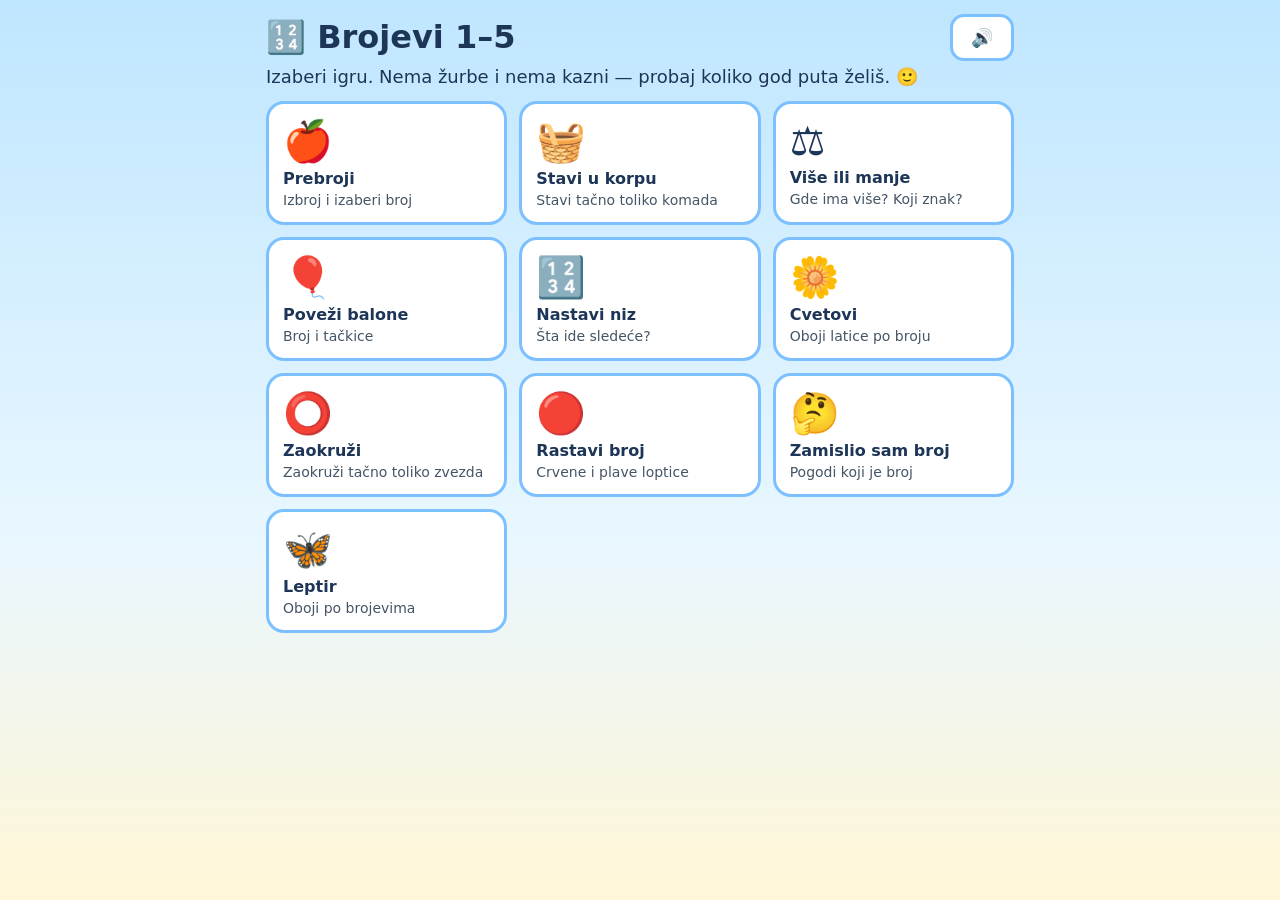
<file: igrice/brojevi.html>
<!doctype html>
<html lang="sr-Latn">
<head>
<meta charset="utf-8">
<meta name="viewport" content="width=device-width,initial-scale=1">
<title>Brojevi 1–5</title>
<style>
*{box-sizing:border-box}
body{margin:0;font-family:"Trebuchet MS",system-ui,sans-serif;background:linear-gradient(#bfe6ff,#e9f7ff 60%,#fff6d6);min-height:100vh;color:#1d3557}
.wrap{max-width:780px;margin:0 auto;padding:12px 16px 40px}
.hd{display:flex;align-items:center;justify-content:space-between;gap:10px}
h1{margin:6px 0;font-size:32px}
h2{font-size:24px;text-align:center;margin:14px 0 6px;line-height:1.3}
.sub{margin:4px 0 14px;font-size:18px}
.grid{display:grid;grid-template-columns:repeat(auto-fill,minmax(210px,1fr));gap:12px}
.tile{position:relative;background:#fff;border:3px solid #7cc0ff;border-radius:18px;padding:14px;text-align:left;cursor:pointer;font:inherit;color:inherit;display:flex;flex-direction:column;gap:4px}
.tile:hover,.tile:focus-visible{transform:translateY(-2px);border-color:#ff9a2e;outline:none}
.tile small{font-size:14px;color:#456}
.ti{font-size:40px}
.st{position:absolute;right:10px;top:8px;font-size:22px}
.btn,.back,.mute{font:inherit;font-size:18px;padding:10px 18px;border-radius:14px;border:3px solid #7cc0ff;background:#fff;cursor:pointer;color:inherit}
.btn.go{background:#5fd68a;border-color:#2fa862;color:#053}
.btn:focus-visible,.num:focus-visible{outline:3px solid #ff9a2e}
.ctl{display:flex;gap:12px;justify-content:center;margin-top:14px;min-height:52px}
.dots{display:flex;gap:8px}
.dots i{width:16px;height:16px;border-radius:50%;background:#fff;border:3px solid #7cc0ff}
.dots i.d{background:#5fd68a;border-color:#2fa862}
.dots i.c{background:#ffd24a;border-color:#e0a800}
#msg{text-align:center;font-size:22px;min-height:34px;margin-top:8px}
#msg.good{color:#1a8a4a;font-weight:bold}
.lock{pointer-events:none}
.items{display:flex;flex-wrap:wrap;gap:10px;justify-content:center;margin:14px 0}
.it{font-size:50px;background:#fff;border:3px solid #cfe6ff;border-radius:16px;width:84px;height:84px;position:relative;cursor:pointer;padding:0}
.it span{position:absolute;right:6px;bottom:0;font-size:24px;font-weight:bold;color:#e4572e}
.ans{display:flex;gap:12px;justify-content:center;flex-wrap:wrap;margin-top:10px}
.num{font:inherit;font-size:36px;width:72px;height:72px;border-radius:50%;border:3px solid #7cc0ff;background:#fff;cursor:pointer;color:#1d3557}
.num:hover{background:#fff3c4}
.sign{border-radius:18px;width:92px}
.shake{animation:sh .4s}
@keyframes sh{20%{transform:translateX(-8px)}40%{transform:translateX(8px)}60%{transform:translateX(-6px)}80%{transform:translateX(6px)}}
.dice{display:grid;grid-template-columns:repeat(3,1fr);grid-template-rows:repeat(3,1fr);width:74px;height:74px;padding:8px;background:#fff;border-radius:14px;border:3px solid #7cc0ff}
.dice i.on,.balloon i.on{background:#3b8bff;border-radius:50%;aspect-ratio:1;width:84%;align-self:center;justify-self:center}
.row{display:flex;gap:14px;justify-content:center;align-items:center;flex-wrap:wrap;margin:14px 0}
.q{font-size:60px;width:74px;height:74px;display:flex;align-items:center;justify-content:center;border:3px dashed #ff9a2e;border-radius:14px;background:#fff8e1;color:#ff9a2e}
.grp{display:flex;flex-wrap:wrap;gap:2px;justify-content:center;max-width:190px;font-size:34px;line-height:1.1}
.gbtn{font:inherit;background:#fff;border:4px solid #cfe6ff;border-radius:20px;padding:14px;cursor:pointer;min-width:170px}
.gbtn:hover{border-color:#ff9a2e}
.gbtn b{display:block;font-size:30px;color:#e4572e}
.cols{max-width:460px;margin-left:auto;margin-right:auto;display:flex;justify-content:space-around;gap:20px;margin:14px 0}
.col{display:flex;flex-direction:column;gap:12px;align-items:center}
.kid{font:inherit;display:flex;align-items:center;gap:10px;font-size:34px;background:#fff;border:4px solid #cfe6ff;border-radius:16px;padding:6px 16px;cursor:pointer;min-width:120px;justify-content:center}
.kid b{font-size:38px;color:#e4572e}
.balloon{cursor:pointer;background:#fff;border:4px solid #cfe6ff;width:96px;height:112px;padding:14px 12px;border-radius:50% 50% 48% 48%/58% 58% 42% 42%;display:grid;grid-template-columns:repeat(3,1fr);grid-template-rows:repeat(3,1fr)}
.sel{border-color:#ff9a2e !important;background:#fff3c4}
.m0{border-color:#e4572e !important;background:#ffe1d8}.m1{border-color:#2fa862 !important;background:#dcf7e6}.m2{border-color:#9b59d0 !important;background:#eddcf8}.m3{border-color:#e0a800 !important;background:#fff0b3}.m4{border-color:#3b8bff !important;background:#d9e8ff}
.flower{position:relative;width:280px;height:280px;margin:10px auto}
.petal{position:absolute;width:76px;height:76px;border-radius:50%;border:3px dashed #e08fb8;background:#fff;cursor:pointer;padding:0}
.petal.on{background:#ff8fc2;border:3px solid #d6528f}
.core{position:absolute;left:100px;top:100px;width:80px;height:80px;border-radius:50%;background:#ffd24a;border:4px solid #e0a800;display:flex;align-items:center;justify-content:center;font-size:44px;font-weight:bold}
.stars{display:flex;flex-wrap:wrap;gap:12px;justify-content:center;max-width:460px;margin:14px auto}
.star{font:inherit;font-size:44px;width:84px;height:84px;border-radius:50%;border:4px solid transparent;background:#fff;cursor:pointer;padding:0}
.star.on{border-color:#e4572e;background:#fff3c4}
.ball{font:inherit;width:74px;height:74px;border-radius:50%;border:4px solid #2a6fd6;background:#3b8bff;cursor:pointer;padding:0}
.ball.r{background:#ff4d4d;border-color:#b52b2b}
.basket{min-height:110px;min-width:260px;border:4px dashed #b5793a;background:#ffeccc;border-radius:10px 10px 40px 40px;padding:8px;display:flex;flex-wrap:wrap;gap:6px;justify-content:center;align-items:center}
.line{display:flex;gap:6px;justify-content:center;font-size:30px;margin:6px;color:#456}
.line b{color:#1d3557}
.hint{text-align:center;color:#456;font-size:16px}
.sw{font:inherit;font-size:28px;font-weight:bold;width:70px;height:70px;border-radius:50%;border:5px solid #fff;box-shadow:0 0 0 3px #789;cursor:pointer;color:#fff;text-shadow:0 0 3px #000}
.sw.sel{box-shadow:0 0 0 5px #ff9a2e;transform:scale(1.12)}
svg.bf{width:100%;max-width:440px;display:block;margin:6px auto}
svg.bf .reg{fill:#fff;stroke:#345;stroke-width:3;cursor:pointer}
svg.bf text{font-size:22px;font-weight:bold;fill:#345;text-anchor:middle;pointer-events:none}
.fin{text-align:center;padding:30px 0}
.fin .big{font-size:80px}
</style>
</head>
<body>
<div id="app"></div>
<script>
(function(){
'use strict';
const $=(s,r=document)=>r.querySelector(s);
const rnd=(a,b)=>a+Math.floor(Math.random()*(b-a+1));
const pick=a=>a[rnd(0,a.length-1)];
const shuf=a=>{a=a.slice();for(let i=a.length-1;i>0;i--){const j=rnd(0,i);[a[i],a[j]]=[a[j],a[i]]}return a};
const EM=['🍎','🍐','🐞','⭐','🎈','🌸','🐟','🍓','🦆','🐝'];
const PRAISE=['Bravo!','Super!','Tačno!','Odlično!','Tako je!'];
const w3=(n,a,b,c)=>n===1?a:(n<5?b:c);

/* zvuk */
let ac,muted=false;
try{muted=localStorage.getItem('brojevi-muted')==='1'}catch(e){}
function tone(f,d,t,type,v){
  if(muted)return;
  try{
    ac=ac||new (window.AudioContext||window.webkitAudioContext)();
    const o=ac.createOscillator(),g=ac.createGain();
    o.type=type||'sine';o.frequency.value=f;v=v||.14;
    o.connect(g);g.connect(ac.destination);
    const s=ac.currentTime+(t||0);
    g.gain.setValueAtTime(v,s);g.gain.exponentialRampToValueAtTime(.001,s+d);
    o.start(s);o.stop(s+d);
  }catch(e){}
}
const snd={
  tap(){tone(620,.08)},
  ok(){[523,659,784].forEach((f,i)=>tone(f,.2,i*.1))},
  no(){tone(280,.22,0,'triangle',.1)},
  win(){[523,659,784,1047].forEach((f,i)=>tone(f,.28,i*.13))}
};

/* pamcenje */
function load(){try{return JSON.parse(localStorage.getItem('brojevi-done')||'{}')}catch(e){return {}}}
function save(i){try{const d=load();d[i]=1;localStorage.setItem('brojevi-done',JSON.stringify(d))}catch(e){}}

const PIP={1:[4],2:[0,8],3:[0,4,8],4:[0,2,6,8],5:[0,2,4,6,8]};
const cells=n=>[...Array(9)].map((_,i)=>`<i class="${PIP[n].includes(i)?'on':''}"></i>`).join('');
const dice=n=>`<div class="dice">${cells(n)}</div>`;
const grp=(n,e)=>`<div class="grp">${(e+' ').repeat(n).trim().split(' ').map(x=>`<span>${x}</span>`).join('')}</div>`;
const numRow=()=>`<div class="ans">${[1,2,3,4,5].map(k=>`<button class="num" data-k="${k}">${k}</button>`).join('')}</div>`;

const ACTS=[
 {name:'Prebroji',ico:'🍎',desc:'Izbroj i izaberi broj',run:aCount},
 {name:'Stavi u korpu',ico:'🧺',desc:'Stavi tačno toliko komada',run:aMake},
 {name:'Više ili manje',ico:'⚖️',desc:'Gde ima više? Koji znak?',run:aCompare},
 {name:'Poveži balone',ico:'🎈',desc:'Broj i tačkice',run:aConnect},
 {name:'Nastavi niz',ico:'🔢',desc:'Šta ide sledeće?',run:aSeq},
 {name:'Cvetovi',ico:'🌼',desc:'Oboji latice po broju',run:aFlower},
 {name:'Zaokruži',ico:'⭕',desc:'Zaokruži tačno toliko zvezda',run:aCircle},
 {name:'Rastavi broj',ico:'🔴',desc:'Crvene i plave loptice',run:aSplit},
 {name:'Zamislio sam broj',ico:'🤔',desc:'Pogodi koji je broj',run:aRiddle},
 {name:'Leptir',ico:'🦋',desc:'Oboji po brojevima',run:aButterfly,rounds:1}
];

const app=$('#app');
let cur=0,round=0,S={};

function muteBtn(){
  const b=$('#mute');
  b.textContent=muted?'🔇':'🔊';
  b.onclick=()=>{muted=!muted;try{localStorage.setItem('brojevi-muted',muted?'1':'0')}catch(e){}b.textContent=muted?'🔇':'🔊';if(!muted)snd.tap()};
}

function menu(){
  const done=load();
  app.innerHTML=`<div class="wrap"><header class="hd"><h1>🔢 Brojevi 1–5</h1><button class="mute" id="mute" aria-label="Zvuk"></button></header>
  <p class="sub">Izaberi igru. Nema žurbe i nema kazni — probaj koliko god puta želiš. 🙂</p>
  <div class="grid">${ACTS.map((a,i)=>`<button class="tile" data-i="${i}"><span class="ti">${a.ico}</span><b>${a.name}</b><small>${a.desc}</small>${done[i]?'<span class="st">⭐</span>':''}</button>`).join('')}</div></div>`;
  muteBtn();
  app.querySelectorAll('.tile').forEach(t=>t.onclick=()=>{snd.tap();startAct(+t.dataset.i)});
}

function startAct(i){
  cur=i;round=0;
  S={order:shuf([1,2,3,4,5])};
  next();
}

function frame(R){
  app.innerHTML=`<div class="wrap"><header class="hd"><button class="back" id="back">◀ Meni</button>
  <div class="dots">${[...Array(R)].map((_,i)=>`<i class="${i<round?'d':i===round?'c':''}"></i>`).join('')}</div>
  <button class="mute" id="mute" aria-label="Zvuk"></button></header>
  <h2 id="q"></h2><div id="area"></div><div id="msg"></div>
  <div class="ctl"><button class="btn" id="chk" hidden>Gotovo ✔</button><button class="btn go" id="nx" hidden>Dalje ▶</button></div></div>`;
  muteBtn();
  $('#back').onclick=menu;
}

function next(){
  const a=ACTS[cur],R=a.rounds||5;
  if(round>=R)return finish();
  frame(R);
  let solved=false;
  const msg=$('#msg');
  const c={
    round,
    q:t=>{$('#q').innerHTML=t},
    area:$('#area'),
    needCheck(fn){const b=$('#chk');b.hidden=false;b.onclick=fn},
    ok(){
      if(solved)return;solved=true;
      snd.ok();
      msg.textContent=pick(PRAISE)+' 🎉';msg.className='good';
      $('#chk').hidden=true;$('#area').classList.add('lock');
      const n=$('#nx');n.hidden=false;n.textContent=round+1>=R?'Kraj ▶':'Dalje ▶';
      n.onclick=()=>{round++;next()};n.focus();
    },
    bad(el,t){
      snd.no();msg.className='';msg.textContent=t||'Probaj ponovo 🙂';
      if(el){el.classList.remove('shake');void el.offsetWidth;el.classList.add('shake')}
    },
    info(t){msg.className='';msg.textContent=t}
  };
  a.run(c);
}

function finish(){
  save(cur);snd.win();
  const nxt=(cur+1)%ACTS.length;
  app.innerHTML=`<div class="wrap fin"><div class="big">⭐🎉⭐</div><h1>Bravo!</h1><p class="sub">Završio/la si igru „${ACTS[cur].name}“.</p>
  <div class="ctl"><button class="btn" id="again">↺ Ponovo</button><button class="btn go" id="nextg">${ACTS[nxt].ico} ${ACTS[nxt].name} ▶</button><button class="btn" id="mn">Meni</button></div></div>`;
  $('#again').onclick=()=>startAct(cur);
  $('#nextg').onclick=()=>startAct(nxt);
  $('#mn').onclick=menu;
}

/* ---------- 1. Prebroji ---------- */
function aCount(c){
  const n=S.order[c.round],e=pick(EM);
  c.q(`Koliko ima ${e}? <br><small>Dodirni svaki da ga izbrojiš.</small>`);
  c.area.innerHTML=`<div class="items">${[...Array(n)].map(()=>`<button class="it">${e}<span></span></button>`).join('')}</div>${numRow()}`;
  let cnt=0;
  c.area.querySelectorAll('.it').forEach(b=>b.onclick=()=>{
    if(b.classList.contains('cd'))return;
    cnt++;b.classList.add('cd');b.querySelector('span').textContent=cnt;snd.tap();
  });
  c.area.querySelectorAll('.num').forEach(b=>b.onclick=()=>+b.dataset.k===n?c.ok():c.bad(b));
  c.sol=n;
}

/* ---------- 2. Stavi u korpu ---------- */
function aMake(c){
  const n=S.order[c.round],e=pick(EM);
  let inB=0;
  c.q(`Stavi ${n} ${e} u korpu.`);
  const draw=()=>{
    c.area.innerHTML=`<div class="items" id="tray">${[...Array(6-inB)].map(()=>`<button class="it" data-t="1">${e}</button>`).join('')}</div>
    <div class="hint">🧺 korpa</div><div class="basket">${[...Array(inB)].map(()=>`<button class="it" data-t="0">${e}</button>`).join('')}</div>`;
    c.area.querySelectorAll('.it').forEach(b=>b.onclick=()=>{
      inB+=b.dataset.t==='1'?1:-1;snd.tap();draw();
    });
  };
  draw();
  c.needCheck(()=>inB===n?c.ok():c.bad(c.area.querySelector('.basket'),inB<n?'Treba još malo. 🙂':'Ima previše — vrati koji nazad. 🙂'));
  c.sol=n;
}

/* ---------- 3. Vise ili manje ---------- */
function aCompare(c){
  let a=rnd(1,5),b;do{b=rnd(1,5)}while(b===a);
  const e=pick(EM),e2=e;
  if(c.round<3){
    const more=c.round!==1;
    c.q(more?'Gde ima <u>više</u>?':'Gde ima <u>manje</u>?');
    c.area.innerHTML=`<div class="row"><button class="gbtn" data-n="${a}">${grp(a,e)}</button><button class="gbtn" data-n="${b}">${grp(b,e2)}</button></div>`;
    const right=more?Math.max(a,b):Math.min(a,b);
    c.area.querySelectorAll('.gbtn').forEach(g=>g.onclick=()=>+g.dataset.n===right?c.ok():c.bad(g));
    c.sol=right;
  }else{
    c.q('Koji znak ide između?<br><small>Otvoreni kraj znaka gleda veći broj.</small>');
    c.area.innerHTML=`<div class="row"><div><b style="font-size:40px">${a}</b>${grp(a,e)}</div><div class="q">?</div><div><b style="font-size:40px">${b}</b>${grp(b,e2)}</div></div>
    <div class="ans"><button class="num sign" data-s="&lt;">&lt;</button><button class="num sign" data-s="&gt;">&gt;</button></div>`;
    const right=a<b?'<':'>';
    c.area.querySelectorAll('.sign').forEach(s=>s.onclick=()=>{
      if(s.textContent===right){$('.q',c.area).textContent=right;c.ok()}else c.bad(s);
    });
    c.sol=right;
  }
}

/* ---------- 4. Povezi balone ---------- */
function aConnect(c){
  const p=[3,3,4,4,5][c.round];
  const nums=shuf([1,2,3,4,5]).slice(0,p).sort((x,y)=>x-y);
  const right=shuf(nums),animals=shuf(['🐶','🐱','🐰','🐻','🐼']);
  c.q('Poveži svakoga sa balonom koji ima<br>toliko tačkica koliki je njegov broj.');
  c.area.innerHTML=`<div class="cols"><div class="col">${nums.map((n,i)=>`<button class="kid" data-n="${n}">${animals[i]} <b>${n}</b></button>`).join('')}</div>
  <div class="col">${right.map(n=>`<button class="balloon" data-n="${n}">${cells(n)}</button>`).join('')}</div></div>`;
  let sel=null,done=0;
  const kids=[...c.area.querySelectorAll('.kid')],bs=[...c.area.querySelectorAll('.balloon')];
  kids.forEach(k=>k.onclick=()=>{
    if(k.dataset.m)return;
    kids.forEach(x=>x.classList.remove('sel'));
    sel=k;k.classList.add('sel');snd.tap();
  });
  bs.forEach(bl=>bl.onclick=()=>{
    if(bl.dataset.m)return;
    if(!sel)return c.info('Prvo dodirni jednog od njih. 🙂');
    if(sel.dataset.n===bl.dataset.n){
      const cl='m'+done;
      sel.classList.remove('sel');sel.classList.add(cl);bl.classList.add(cl);
      sel.dataset.m=bl.dataset.m=1;sel=null;done++;snd.ok();
      if(done===p)c.ok();
    }else c.bad(bl);
  });
  c.sol=p;
}

/* ---------- 5. Nastavi niz ---------- */
function aSeq(c){
  let seq,miss;
  if(c.round<3){const s=rnd(1,2);seq=[s,s+1,s+2];miss=s+3}
  else{const s=rnd(4,5);seq=[s,s-1,s-2];miss=s-3}
  c.q('Šta ide sledeće?<br><small>Pogledaj tačkice.</small>');
  c.area.innerHTML=`<div class="row">${seq.map(dice).join('')}<div class="q">?</div></div>${numRow()}`;
  c.area.querySelectorAll('.num').forEach(b=>b.onclick=()=>{
    if(+b.dataset.k===miss){$('.q',c.area).outerHTML=dice(miss);c.ok()}else c.bad(b);
  });
  c.sol=miss;
}

/* ---------- 6. Cvetovi ---------- */
function aFlower(c){
  const n=S.order[c.round];
  c.q('Oboji toliko latica koliki je broj u sredini cveta.');
  let h='<div class="flower">';
  for(let i=0;i<5;i++){
    const ang=(i*72-90)*Math.PI/180;
    h+=`<button class="petal" style="left:${102+Math.cos(ang)*92}px;top:${102+Math.sin(ang)*92}px"></button>`;
  }
  c.area.innerHTML=h+`<div class="core">${n}</div></div>`;
  c.area.querySelectorAll('.petal').forEach(p=>p.onclick=()=>{p.classList.toggle('on');snd.tap()});
  c.needCheck(()=>{
    const k=c.area.querySelectorAll('.petal.on').length;
    k===n?c.ok():c.bad(c.area.querySelector('.flower'),k<n?'Treba još latica. 🙂':'Ima previše latica — skini koju. 🙂');
  });
  c.sol=n;
}

/* ---------- 7. Zaokruzi ---------- */
function aCircle(c){
  const n=S.order[c.round];
  c.q(`Zaokruži ${n} ${w3(n,'zvezdu','zvezde','zvezda')}.`);
  c.area.innerHTML=`<div class="stars">${[...Array(8)].map(()=>`<button class="star">⭐</button>`).join('')}</div>`;
  c.area.querySelectorAll('.star').forEach(s=>s.onclick=()=>{s.classList.toggle('on');snd.tap()});
  c.needCheck(()=>{
    const k=c.area.querySelectorAll('.star.on').length;
    k===n?c.ok():c.bad(c.area.querySelector('.stars'),k<n?'Treba zaokružiti još. 🙂':'Zaokružio/la si previše. 🙂');
  });
  c.sol=n;
}

/* ---------- 8. Rastavi broj ---------- */
function aSplit(c){
  const N=[3,3,4,4,5][c.round],k=rnd(1,N-1);
  c.q(`Oboji ${k} ${w3(k,'lopticu','loptice','loptica')} u crveno.<br><small>Ostale ostaju plave.</small>`);
  c.area.innerHTML=`<div class="items">${[...Array(N)].map(()=>`<button class="ball"></button>`).join('')}</div><div class="line" id="cnt"></div>`;
  const upd=()=>{const r=c.area.querySelectorAll('.ball.r').length;$('#cnt',c.area).innerHTML=`🔴 crvenih: <b>${r}</b> &nbsp; 🔵 plavih: <b>${N-r}</b>`};
  upd();
  c.area.querySelectorAll('.ball').forEach(b=>b.onclick=()=>{b.classList.toggle('r');snd.tap();upd()});
  c.needCheck(()=>{
    const r=c.area.querySelectorAll('.ball.r').length;
    r===k?c.ok():c.bad($('#cnt',c.area),r<k?'Treba još crvenih. 🙂':'Ima previše crvenih. 🙂');
  });
  c.sol=k;
}

/* ---------- 9. Zamislio sam broj ---------- */
function aRiddle(c){
  let t,ans;
  if(c.round===0){const a=rnd(1,4);t=`Dolazim <b>odmah posle</b> broja ${a}.`;ans=a+1}
  else if(c.round===1){const a=rnd(2,5);t=`Dolazim <b>odmah pre</b> broja ${a}.`;ans=a-1}
  else if(c.round<4){const a=rnd(1,3);t=`Veći sam od ${a}, a manji od ${a+2}.`;ans=a+1}
  else if(Math.random()<.5){t='Veći sam od 4.';ans=5}
  else{t='Manji sam od 2.';ans=1}
  c.q(`Zamislio sam broj.<br>${t}<br><small>Koji sam broj?</small>`);
  c.area.innerHTML=`<div class="line"><b>1</b> <b>2</b> <b>3</b> <b>4</b> <b>5</b></div>${numRow()}`;
  c.area.querySelectorAll('.num').forEach(b=>b.onclick=()=>+b.dataset.k===ans?c.ok():c.bad(b));
  c.sol=ans;
}

/* ---------- 10. Leptir ---------- */
function aButterfly(c){
  const COL={1:'#9b59d0',2:'#ffd24a',3:'#ff9a2e',4:'#3b8bff',5:'#ff4d4d'};
  const NM={1:'ljubičasta',2:'žuta',3:'narandžasta',4:'plava',5:'crvena'};
  c.q('Oboji leptira.<br><small>Izaberi boju sa brojem, pa dodirni deo sa istim brojem.</small>');
  const R=[
   ['path','M146 110 C110 20 20 10 18 70 C16 110 90 130 146 118 Z',3,55,100],
   ['path','M154 110 C190 20 280 10 282 70 C284 110 210 130 154 118 Z',3,245,100],
   ['path','M146 122 C90 130 40 150 52 200 C62 235 130 220 146 150 Z',2,110,155],
   ['path','M154 122 C210 130 260 150 248 200 C238 235 170 220 154 150 Z',2,190,155],
   ['circle',{cx:80,cy:62,r:20},5,80,70],
   ['circle',{cx:220,cy:62,r:20},5,220,70],
   ['circle',{cx:86,cy:192,r:17},1,86,198],
   ['circle',{cx:214,cy:192,r:17},1,214,198],
   ['ellipse',{cx:150,cy:128,rx:11,ry:50},4,150,134]
  ];
  let s='<svg class="bf" viewBox="0 0 300 250"><path d="M148 80 Q135 40 120 25 M152 80 Q165 40 180 25" stroke="#345" stroke-width="3" fill="none"/>';
  R.forEach((r,i)=>{
    const at=typeof r[1]==='string'?`d="${r[1]}"`:Object.entries(r[1]).map(([k,v])=>`${k}="${v}"`).join(' ');
    s+=`<${r[0]} class="reg" data-n="${r[2]}" ${at}/>`;
  });
  R.forEach(r=>{s+=`<text x="${r[3]}" y="${r[4]}">${r[2]}</text>`});
  s+='</svg>';
  c.area.innerHTML=s+`<div class="ans">${[1,2,3,4,5].map(k=>`<button class="sw" data-k="${k}" style="background:${COL[k]}" title="${NM[k]}">${k}</button>`).join('')}</div>`;
  let sel=null,left=R.length;
  const sws=[...c.area.querySelectorAll('.sw')];
  sws.forEach(b=>b.onclick=()=>{sws.forEach(x=>x.classList.remove('sel'));b.classList.add('sel');sel=+b.dataset.k;snd.tap();c.info(`Boja ${sel}: ${NM[sel]}`)});
  c.area.querySelectorAll('.reg').forEach(r=>r.onclick=()=>{
    if(r.dataset.d)return;
    const n=+r.dataset.n;
    if(!sel)return c.info('Prvo izaberi boju. 🙂');
    if(sel!==n)return c.bad(null,`Ovde ide broj ${n}. 🙂`);
    r.style.fill=COL[n];r.dataset.d=1;left--;snd.ok();c.info('');
    if(!left)c.ok();
  });
  c.sol=R;
}

/* test-hook */
menu();
})();
</script>
</body>
</html>
</file>
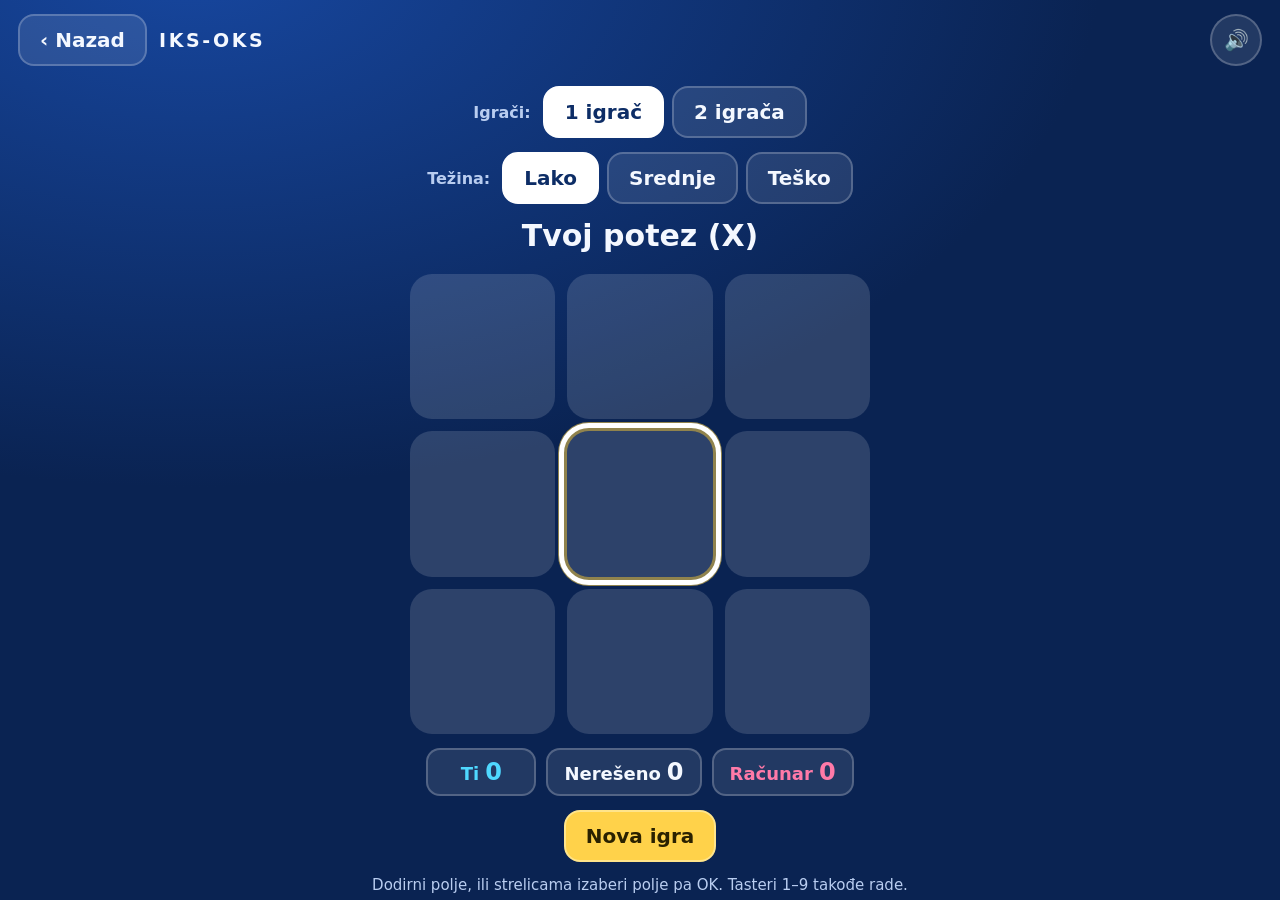
<file: igrice/iks-oks.html>
<!doctype html>
<html lang="sr-Latn">
<head>
<meta charset="utf-8">
<meta name="viewport" content="width=device-width,initial-scale=1">
<title>Iks-Oks</title>
<link rel="stylesheet" href="common.css">
<style>
  .board{display:grid;grid-template-columns:repeat(3,1fr);gap:12px;width:min(88vw,62vh,460px);aspect-ratio:1}
  .cell{
    appearance:none;border:0;border-radius:22px;background:rgba(255,255,255,.14);cursor:pointer;
    display:flex;align-items:center;justify-content:center;padding:14%;transition:background .15s,transform .1s;
  }
  .cell:hover:not(:disabled){background:rgba(255,255,255,.24)}
  .cell:active:not(:disabled){transform:scale(.96)}
  .cell:disabled{cursor:default}
  .cell svg{width:100%;height:100%;overflow:visible}
  .cell.win{background:rgba(255,210,74,.35);animation:glow .9s ease-in-out infinite alternate}
  @keyframes glow{from{box-shadow:0 0 0 0 rgba(255,210,74,.0)}to{box-shadow:0 0 0 10px rgba(255,210,74,.5)}}
  .score{display:flex;gap:10px;flex-wrap:wrap;justify-content:center}
  .score div{background:var(--panel);border:2px solid var(--line);border-radius:14px;padding:8px 16px;font-weight:800;font-size:18px;min-width:110px;text-align:center}
  .score b{font-size:24px;margin-left:6px}
  .x-col{color:var(--cyan)} .o-col{color:var(--pink)}
</style>
</head>
<body>
<header class="top">
  <a class="btn" href="index.html" id="back">‹ Nazad</a>
  <div class="brand">IKS-OKS</div>
  <div class="grow"></div>
  <button class="btn round" id="snd" type="button">🔊</button>
</header>

<main class="page">
  <div class="chips" role="group" aria-label="Broj igrača">
    <span class="lbl">Igrači:</span>
    <button class="btn" type="button" data-mode="1" aria-pressed="true">1 igrač</button>
    <button class="btn" type="button" data-mode="2" aria-pressed="false">2 igrača</button>
  </div>
  <div class="chips" id="diffRow" role="group" aria-label="Težina">
    <span class="lbl">Težina:</span>
    <button class="btn" type="button" data-diff="lako" aria-pressed="true">Lako</button>
    <button class="btn" type="button" data-diff="srednje" aria-pressed="false">Srednje</button>
    <button class="btn" type="button" data-diff="tesko" aria-pressed="false">Teško</button>
  </div>

  <div class="status" id="status" aria-live="polite"></div>
  <div class="board" id="board" role="grid" aria-label="Tabla"></div>

  <div class="score" id="score"></div>
  <button class="btn primary" id="again" type="button">Nova igra</button>
  <div class="hint">Dodirni polje, ili strelicama izaberi polje pa OK. Tasteri 1–9 takođe rade.</div>
</main>

<script src="common.js"></script>
<script>
(function(){
  var LINES=[[0,1,2],[3,4,5],[6,7,8],[0,3,6],[1,4,7],[2,5,8],[0,4,8],[2,4,6]];
  var X_SVG='<svg viewBox="0 0 100 100" aria-hidden="true"><path d="M16 16 L84 84 M84 16 L16 84" stroke="#4fd8ff" stroke-width="16" stroke-linecap="round"/></svg>';
  var O_SVG='<svg viewBox="0 0 100 100" aria-hidden="true"><circle cx="50" cy="50" r="33" fill="none" stroke="#ff7aa8" stroke-width="16"/></svg>';
  var $=function(id){return document.getElementById(id)};
  var boardEl=$('board'),statusEl=$('status'),scoreEl=$('score'),againEl=$('again');
  var mode=1,diff='lako',board,turn,over,busy,timer=null,score={X:0,O:0,D:0},cells=[];

  function winnerOf(b){
    for(var i=0;i<LINES.length;i++){
      var l=LINES[i];
      if(b[l[0]]&&b[l[0]]===b[l[1]]&&b[l[0]]===b[l[2]])return {p:b[l[0]],line:l};
    }
    return null;
  }
  function empties(b){var e=[];for(var i=0;i<9;i++)if(!b[i])e.push(i);return e}
  function rnd(a){return a[Math.floor(Math.random()*a.length)]}
  function finder(b,p){
    var e=empties(b);
    for(var i=0;i<e.length;i++){b[e[i]]=p;var w=winnerOf(b);b[e[i]]=null;if(w)return e[i]}
    return null;
  }
  function minimax(b,p,depth){
    var w=winnerOf(b);
    if(w)return w.p==='O'?10-depth:depth-10;
    var e=empties(b);if(!e.length)return 0;
    var best=p==='O'?-99:99;
    for(var i=0;i<e.length;i++){
      b[e[i]]=p;var s=minimax(b,p==='O'?'X':'O',depth+1);b[e[i]]=null;
      best=p==='O'?Math.max(best,s):Math.min(best,s);
    }
    return best;
  }
  function aiMove(){
    var e=empties(board),m;
    if(diff==='lako')return rnd(e);
    if(diff==='srednje'){
      m=finder(board,'O');if(m!==null)return m;
      m=finder(board,'X');if(m!==null)return m;
      if(!board[4]&&Math.random()<.7)return 4;
      return rnd(e);
    }
    var best=-99,moves=[];
    e.forEach(function(i){
      board[i]='O';var s=minimax(board,'X',1);board[i]=null;
      if(s>best){best=s;moves=[i]}else if(s===best)moves.push(i);
    });
    return rnd(moves);
  }

  function build(){
    boardEl.innerHTML='';cells=[];
    for(var i=0;i<9;i++){
      var b=document.createElement('button');
      b.type='button';b.className='cell';b.dataset.i=i;
      b.setAttribute('aria-label','Polje '+(i+1));
      b.addEventListener('click',(function(i){return function(){play(i)}})(i));
      boardEl.appendChild(b);cells.push(b);
    }
  }
  function paintScore(){
    var a=mode===1?'Ti':'X',c=mode===1?'Računar':'O';
    scoreEl.innerHTML='<div class="x-col">'+a+'<b>'+score.X+'</b></div><div>Nerešeno<b>'+score.D+'</b></div><div class="o-col">'+c+'<b>'+score.O+'</b></div>';
  }
  function say(t){statusEl.textContent=t}
  function turnText(){
    if(mode===1)return turn==='X'?'Tvoj potez (X)':'Računar razmišlja…';
    return 'Na potezu: '+turn;
  }
  function reset(keepScore){
    clearTimeout(timer);
    board=[null,null,null,null,null,null,null,null,null];
    turn='X';over=false;busy=false;
    cells.forEach(function(c){c.innerHTML='';c.disabled=false;c.classList.remove('win')});
    if(!keepScore)score={X:0,O:0,D:0};
    paintScore();say(turnText());
  }
  function finish(w){
    over=true;
    cells.forEach(function(c){c.disabled=true});
    if(w){
      w.line.forEach(function(i){cells[i].classList.add('win')});
      score[w.p]++;
      if(mode===1)say(w.p==='X'?'Bravo! Pobeda! 🎉':'Ovaj put je računar bio brži. Probaj opet!');
      else say('Bravo! '+w.p+' pobeđuje! 🎉');
      if(mode===2||w.p==='X')Snd.win();else Snd.soft();
    }else{
      score.D++;say('Nerešeno — odlična igra!');Snd.soft();
    }
    paintScore();
    againEl.focus();
  }
  function play(i){
    if(over||busy||board[i])return;
    if(mode===1&&turn==='O')return;
    place(i);
  }
  function place(i){
    board[i]=turn;
    var c=cells[i];
    c.innerHTML=turn==='X'?X_SVG:O_SVG;
    c.firstChild.classList.add('pop');
    c.disabled=true;
    turn==='X'?Snd.put():Snd.pop();
    var w=winnerOf(board);
    if(w){finish(w);return}
    if(!empties(board).length){finish(null);return}
    turn=turn==='X'?'O':'X';
    say(turnText());
    if(mode===1&&turn==='O'){
      busy=true;
      timer=setTimeout(function(){busy=false;if(!over)place(aiMove())},550);
    }
  }

  document.querySelectorAll('[data-mode]').forEach(function(b){
    b.addEventListener('click',function(){
      mode=Number(b.dataset.mode);
      document.querySelectorAll('[data-mode]').forEach(function(x){x.setAttribute('aria-pressed',String(x===b))});
      $('diffRow').style.display=mode===1?'':'none';
      reset(false);
    });
  });
  document.querySelectorAll('[data-diff]').forEach(function(b){
    b.addEventListener('click',function(){
      diff=b.dataset.diff;
      document.querySelectorAll('[data-diff]').forEach(function(x){x.setAttribute('aria-pressed',String(x===b))});
      reset(false);
    });
  });
  againEl.addEventListener('click',function(){reset(true);cells[4].focus()});
  document.addEventListener('keydown',function(e){
    if(e.key>='1'&&e.key<='9'&&!e.ctrlKey&&!e.altKey)play(Number(e.key)-1);
  });

  build();reset(false);
  cells[4].focus({preventScroll:true});
  window.__ttt={get board(){return board},get over(){return over},setMode:function(m){document.querySelector('[data-mode="'+m+'"]').click()},aiMove:aiMove,minimax:minimax,winnerOf:winnerOf,setDiff:function(d){diff=d}};
})();
</script>
</body>
</html>
</file>
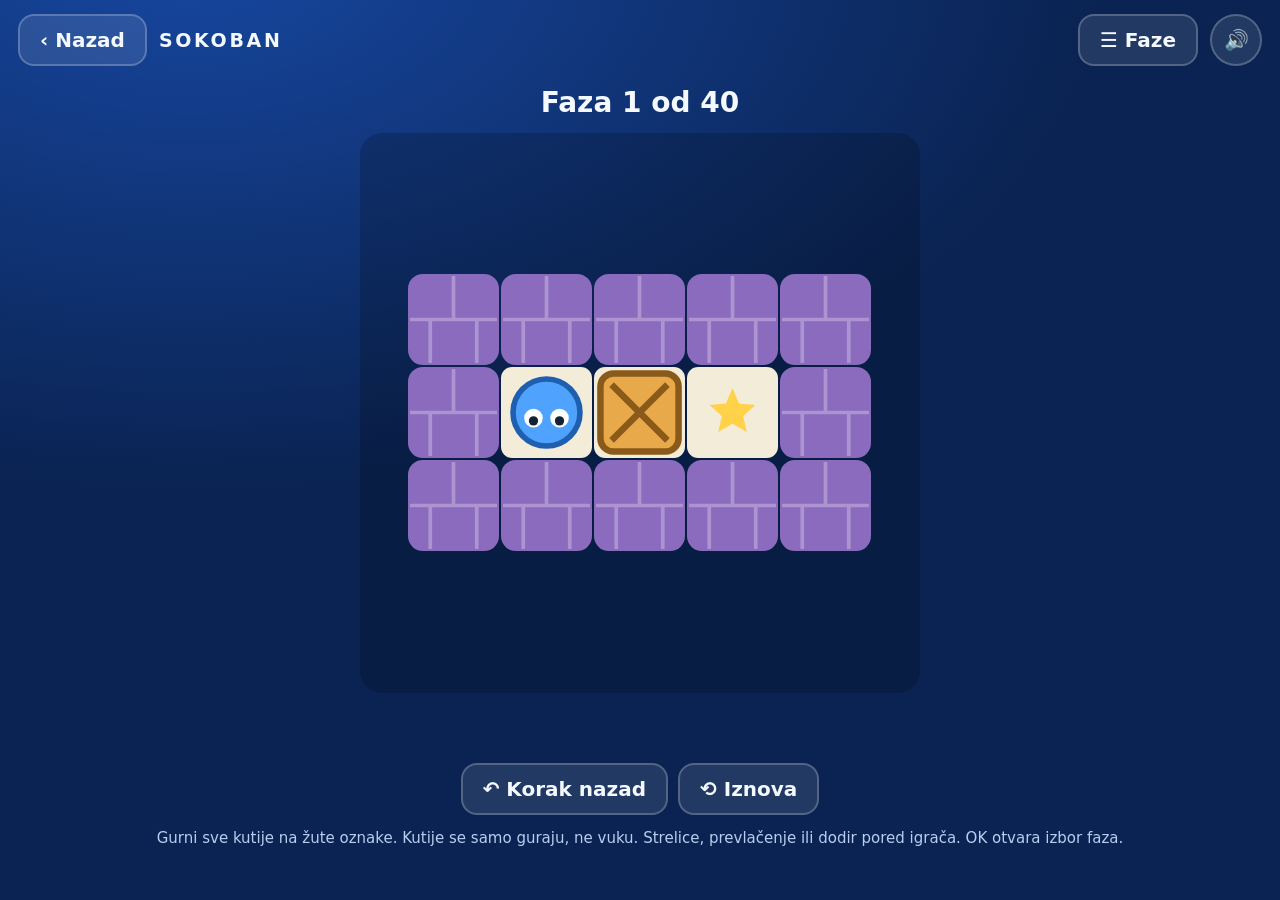
<file: igrice/sokoban.html>
<!doctype html>
<html lang="sr-Latn">
<head>
<meta charset="utf-8">
<meta name="viewport" content="width=device-width,initial-scale=1">
<title>Sokoban</title>
<link rel="stylesheet" href="common.css">
<style>
  .stage{width:min(94vw,560px);aspect-ratio:1;display:flex;align-items:center;justify-content:center;touch-action:none}
  canvas{width:100%;height:100%;border-radius:22px;background:rgba(0,0,0,.18);touch-action:none;display:block}
  .lvlname{font-weight:800;font-size:clamp(20px,3vw,28px)}
  .tools{display:flex;gap:10px;flex-wrap:wrap;justify-content:center}
  .dpad{display:none;grid-template-columns:repeat(3,72px);grid-template-rows:repeat(2,72px);gap:8px;justify-content:center}
  .dpad .btn{min-height:72px;font-size:28px;border-radius:20px;padding:0}
  .dpad .u{grid-column:2;grid-row:1}.dpad .l{grid-column:1;grid-row:2}.dpad .d{grid-column:2;grid-row:2}.dpad .r{grid-column:3;grid-row:2}
  @media (hover:none),(max-width:760px){.dpad{display:grid}}
  .lvls{display:grid;grid-template-columns:repeat(4,1fr);gap:10px}
  .lvl{
    appearance:none;border:2px solid var(--line);background:var(--panel);color:var(--ink);font:inherit;font-weight:800;font-size:22px;
    min-height:62px;border-radius:16px;cursor:pointer;position:relative;
  }
  .lvl.done::after{content:"★";position:absolute;top:2px;right:8px;color:var(--accent);font-size:18px}
  .lvl[aria-current="true"]{background:#fff;color:#0d2d66;border-color:#fff}
</style>
</head>
<body>
<header class="top">
  <a class="btn" href="index.html">‹ Nazad</a>
  <div class="brand">SOKOBAN</div>
  <div class="grow"></div>
  <button class="btn" id="menuBtn" type="button">☰ Faze</button>
  <button class="btn round" id="snd" type="button">🔊</button>
</header>

<main class="page">
  <div class="lvlname" id="lvlname">Faza 1</div>
  <div class="stage" id="stage"><canvas id="cv" aria-label="Tabla igre"></canvas></div>
  <div class="status" id="status" aria-live="polite"></div>
  <div class="tools">
    <button class="btn" id="undo" type="button">↶ Korak nazad</button>
    <button class="btn" id="restart" type="button">⟲ Iznova</button>
  </div>
  <div class="dpad" aria-label="Strelice">
    <button class="btn u" type="button" data-d="up" aria-label="Gore">▲</button>
    <button class="btn l" type="button" data-d="left" aria-label="Levo">◀</button>
    <button class="btn d" type="button" data-d="down" aria-label="Dole">▼</button>
    <button class="btn r" type="button" data-d="right" aria-label="Desno">▶</button>
  </div>
  <div class="hint">Gurni sve kutije na žute oznake. Kutije se samo guraju, ne vuku. Strelice, prevlačenje ili dodir pored igrača. OK otvara izbor faza.</div>
</main>

<div class="overlay" id="menu" hidden role="dialog" aria-modal="true" aria-label="Izbor faze">
  <div class="sheet">
    <h2>Izaberi fazu</h2>
    <div class="lvls" id="lvls"></div>
    <button class="btn primary" id="resume" type="button">Nastavi igru</button>
    <a class="btn" href="index.html">Nazad na izbor igara</a>
  </div>
</div>

<div class="overlay" id="won" hidden role="dialog" aria-modal="true" aria-label="Faza rešena">
  <div class="sheet">
    <h2 id="wonTitle">Bravo! ★</h2>
    <p>Sve kutije su na svom mestu.</p>
    <button class="btn primary" id="next" type="button">Sledeća faza ›</button>
    <button class="btn" id="again" type="button">Igraj ovu ponovo</button>
  </div>
</div>

<script src="common.js"></script>
<script>
/*LEVELS*/
var LEVELS=[
 ["#####","#@$.#","#####"],
 ["######","#    #","# $. #","# @  #","######"],
 ["#######","#     #","# $ . #","#  @  #","#######"],
 ["#######","#  .  #","# $@$ #","#  .  #","#######"],
 ["#######","#  .  #","#     #","# $   #","#  @  #","#######"],
 ["########","#      #","# $    #","#   @  #","#    $ #","# .  . #","########"],
 ["#########","#   .   #","#  $ $  #","#   @   #","#   .   #","#########"],
 ["#######","#  .  #","# $ $ #","#  .  #","#  @  #","#######"],
 ["#########","#       #","# $     #","# $   . #","# $ @ . #","#     . #","#########"],
 ["##########","#        #","# $  $   #","#   @    #","#  $     #","# . . .  #","##########"],
 ["##########","#   #    #","# $ #  . #","#   $    #","# @ #  . #","#   #    #","##########"],
 ["  #####","###   #","# $ # #","# #  .#","# @ $ #","#.    #","#######"],
 ["#######", "#     #", "#@$ $ #", "# ## .#", "#  #  #", "#    .#", "#######"],
 ["#########", "#.      #", "# $  #  #", "# #    $#", "#  #  #+#", "#       #", "#########"],
 ["#########", "#@$ .   #", "#  #  $ #", "# # .#  #", "#       #", "#########"],
 ["#########", "#.      #", "#@$ .## #", "# #   $ #", "#       #", "#########"],
 ["#######", "#     #", "#  #$.#", "#.#   #", "# #   #", "#@$   #", "#     #", "#######"],
 ["#######", "#     #", "# # # #", "#   $ #", "# #$  #", "#  +  #", "# .   #", "#######"],
 ["#########", "# .     #", "# $ ### #", "# #@$ . #", "#       #", "#########"],
 ["#######", "#.    #", "#     #", "# . # #", "# #   #", "# $ $ #", "#   @ #", "#######"],
 ["#########", "#       #", "# .  #$.#", "# # @$  #", "#       #", "#########"],
 ["#######", "#     #", "# # # #", "#.    #", "#.$#$ #", "#   @ #", "#######"],
 ["########", "#      #", "#   #$.#", "#    $+#", "#    # #", "#      #", "########"],
 ["########", "#  @.  #", "# #$ # #", "# $ ## #", "# .    #", "########"],
 ["#########", "#       #", "#     # #", "#$#$##  #", "#..@    #", "#########"],
 ["########", "#      #", "#  #$#.#", "#$#    #", "#+     #", "########"],
 ["#######", "#.@$. #", "#.  $ #", "#  ## #", "#   $ #", "#     #", "#######"],
 ["########", "#    . #", "# #. $ #", "# .$@# #", "# $ ## #", "#      #", "########"],
 ["########", "#      #", "#   $@ #", "# . #$.#", "# $#   #", "#    #.#", "#      #", "########"],
 ["#########", "# .     #", "#.   #  #", "#.# $@# #", "# $  $  #", "#       #", "#########"],
 ["########", "#      #", "# ## $ #", "#.  # .#", "#+$  $ #", "#      #", "########"],
 ["#######", "#     #", "#.$## #", "#.  # #", "# $ $@#", "# .   #", "#######"],
 ["#########", "#    ...#", "# $ ##$ #", "# #  $@ #", "#       #", "#########"],
 ["#########", "# $ .   #", "#   #   #", "# $# ## #", "#  . $+ #", "#########"],
 ["########", "#      #", "#.#  $ #", "#.$ $#.#", "#   @  #", "########"],
 ["#########", "#  @ .  #", "# #$.$  #", "# $ ##  #", "#     . #", "#########"],
 ["#########", "#     . #", "# #  #$ #", "# $ # . #", "# # @$  #", "#   .   #", "#########"],
 ["#########", "#      @#", "#.$.#  $#", "# $#  #.#", "#       #", "#########"],
 ["#######", "#     #", "#.$#$ #", "#.    #", "# # $@#", "#  .  #", "#######"],
 ["#######", "#  $+ #", "# ##$.#", "#   . #", "# $$# #", "#.    #", "#######"]
];
/*END LEVELS*/
(function(){
  var $=function(id){return document.getElementById(id)};
  var cv=$('cv'),ctx=cv.getContext('2d'),statusEl=$('status');
  var lvl=0,W,H,walls,goals,boxes,px,py,hist,solved={},won=false,dpr=1,tile=40,ox=0,oy=0,lastDir='down',bump=0;
  try{solved=JSON.parse(localStorage.getItem('tvi-soko')||'{}')}catch(e){}
  try{var s=parseInt(localStorage.getItem('tvi-soko-lvl'),10);if(s>=0&&s<LEVELS.length)lvl=s}catch(e){}

  function load(n){
    lvl=n;won=false;hist=[];
    try{localStorage.setItem('tvi-soko-lvl',String(n))}catch(e){}
    var rows=LEVELS[n];W=0;rows.forEach(function(r){W=Math.max(W,r.length)});H=rows.length;
    walls={};goals={};boxes={};
    rows.forEach(function(r,y){
      for(var x=0;x<W;x++){
        var c=r[x]||' ',k=x+','+y;
        if(c==='#')walls[k]=1;
        if(c==='.'||c==='*'||c==='+')goals[k]=1;
        if(c==='$'||c==='*')boxes[k]=1;
        if(c==='@'||c==='+'){px=x;py=y}
      }
    });
    $('lvlname').textContent='Faza '+(n+1)+' od '+LEVELS.length+(solved[n]?'  ★':'');
    say('');resize();draw();
  }
  function say(t){statusEl.textContent=t}
  function snapshot(){return {px:px,py:py,boxes:JSON.parse(JSON.stringify(boxes))}}
  function isWon(){for(var k in boxes)if(!goals[k])return false;return true}

  function move(dx,dy){
    if(won)return;
    if(dx<0)lastDir='left';else if(dx>0)lastDir='right';else if(dy<0)lastDir='up';else lastDir='down';
    var nx=px+dx,ny=py+dy,k=nx+','+ny;
    if(walls[k]){draw();return}
    var snap=snapshot();
    if(boxes[k]){
      var bx=nx+dx,by=ny+dy,bk=bx+','+by;
      if(walls[bk]||boxes[bk]){Snd.soft();say('Tu ne može — probaj drugačije.');draw();return}
      delete boxes[k];boxes[bk]=1;
      goals[bk]?Snd.pop():Snd.put();
    }else Snd.step();
    hist.push(snap);px=nx;py=ny;say('');
    draw();
    if(isWon())win();
  }
  function undo(){
    if(won||!hist.length)return;
    var s=hist.pop();px=s.px;py=s.py;boxes=s.boxes;say('');draw();
  }
  function win(){
    won=true;solved[lvl]=1;
    try{localStorage.setItem('tvi-soko',JSON.stringify(solved))}catch(e){}
    $('lvlname').textContent='Faza '+(lvl+1)+' od '+LEVELS.length+'  ★';
    Snd.win();
    var last=lvl===LEVELS.length-1;
    $('wonTitle').textContent=last?'Bravo! Rešio si sve faze! 🎉':'Bravo! ★';
    $('next').textContent=last?'Počni ispočetka ›':'Sledeća faza ›';
    TV.navScope=function(){return $('won')};
    $('won').hidden=false;
    $('next').focus();
  }

  /* ---------- crtanje ---------- */
  function resize(){
    var r=cv.getBoundingClientRect();dpr=window.devicePixelRatio||1;
    cv.width=Math.round(r.width*dpr);cv.height=Math.round(r.height*dpr);
    tile=Math.floor(Math.min(cv.width/(W+1),cv.height/(H+1)));
    ox=Math.floor((cv.width-tile*W)/2);oy=Math.floor((cv.height-tile*H)/2);
  }
  function rr(x,y,w,h,r){ctx.beginPath();ctx.moveTo(x+r,y);ctx.arcTo(x+w,y,x+w,y+h,r);ctx.arcTo(x+w,y+h,x,y+h,r);ctx.arcTo(x,y+h,x,y,r);ctx.arcTo(x,y,x+w,y,r);ctx.closePath()}
  function draw(){
    if(!cv.width)return;
    ctx.clearRect(0,0,cv.width,cv.height);
    var t=tile;
    for(var y=0;y<H;y++)for(var x=0;x<W;x++){
      var k=x+','+y,X=ox+x*t,Y=oy+y*t,row=LEVELS[lvl][y],c=row[x]||' ';
      if(walls[k]){
        ctx.fillStyle='#8a6bbd';rr(X+1,Y+1,t-2,t-2,t*.16);ctx.fill();
        ctx.strokeStyle='rgba(255,255,255,.28)';ctx.lineWidth=Math.max(1,t*.04);
        ctx.beginPath();ctx.moveTo(X+3,Y+t/2);ctx.lineTo(X+t-3,Y+t/2);ctx.moveTo(X+t/2,Y+3);ctx.lineTo(X+t/2,Y+t/2);ctx.moveTo(X+t/4,Y+t/2);ctx.lineTo(X+t/4,Y+t-3);ctx.moveTo(X+t*.75,Y+t/2);ctx.lineTo(X+t*.75,Y+t-3);ctx.stroke();
      }else if(c!==' '||isInside(x,y)){
        ctx.fillStyle='#f3ecd8';rr(X+1,Y+1,t-2,t-2,t*.12);ctx.fill();
        if(goals[k]){
          ctx.fillStyle='#ffd24a';ctx.beginPath();star(X+t/2,Y+t/2,t*.26,t*.12,5);ctx.fill();
        }
      }
    }
    for(var bk in boxes){
      var p=bk.split(','),bx=ox+p[0]*t,by=oy+p[1]*t,on=!!goals[bk];
      ctx.fillStyle=on?'#6fd68c':'#e8a94a';rr(bx+t*.08,by+t*.08,t*.84,t*.84,t*.14);ctx.fill();
      ctx.strokeStyle=on?'#2f8f55':'#8a5a1a';ctx.lineWidth=Math.max(2,t*.07);rr(bx+t*.08,by+t*.08,t*.84,t*.84,t*.14);ctx.stroke();
      ctx.beginPath();ctx.moveTo(bx+t*.2,by+t*.2);ctx.lineTo(bx+t*.8,by+t*.8);ctx.moveTo(bx+t*.8,by+t*.2);ctx.lineTo(bx+t*.2,by+t*.8);ctx.stroke();
    }
    /* igrač */
    var cx=ox+px*t+t/2,cy=oy+py*t+t/2;
    ctx.fillStyle='#4fa3ff';ctx.beginPath();ctx.arc(cx,cy,t*.36,0,7);ctx.fill();
    ctx.strokeStyle='#1f5fb0';ctx.lineWidth=Math.max(2,t*.06);ctx.stroke();
    var ex=lastDir==='left'?-1:lastDir==='right'?1:0,ey=lastDir==='up'?-1:lastDir==='down'?1:0;
    [[-.14,0],[.14,0]].forEach(function(o){
      var ax=cx+(ey?o[0]*t:ex*t*.06+(o[0]>0?.12:-.12)*0+o[0]*t*(ex?0.3:1)),ay=cy-t*.04+(ex?o[0]*t*.9:0);
      if(ex){ax=cx+ex*t*.12;ay=cy+o[0]*t*1.1-t*.02}
      if(ey){ax=cx+o[0]*t;ay=cy+ey*t*.08-t*.02}
      if(!ex&&!ey){ax=cx+o[0]*t}
      ctx.fillStyle='#fff';ctx.beginPath();ctx.arc(ax,ay,t*.1,0,7);ctx.fill();
      ctx.fillStyle='#123';ctx.beginPath();ctx.arc(ax+ex*t*.03,ay+ey*t*.03,t*.05,0,7);ctx.fill();
    });
  }
  function isInside(x,y){
    /* polje je "unutra" ako se sa leve strane do zida sreće zid i sa desne strane takođe (jednostavno popunjavanje) */
    var row=LEVELS[lvl][y]||'',a=row.indexOf('#'),b=row.lastIndexOf('#');
    return a>=0&&x>a&&x<b;
  }
  function star(cx,cy,R,r,n){
    for(var i=0;i<n*2;i++){
      var a=-Math.PI/2+i*Math.PI/n,rad=i%2?r:R,x=cx+Math.cos(a)*rad,y=cy+Math.sin(a)*rad;
      i?ctx.lineTo(x,y):ctx.moveTo(x,y);
    }
    ctx.closePath();
  }

  /* ---------- upravljanje ---------- */
  var DIRV={left:[-1,0],right:[1,0],up:[0,-1],down:[0,1]};
  function go(d){var v=DIRV[d];move(v[0],v[1])}
  function menuOpen(){return !$('menu').hidden}
  function openMenu(){
    paintLevels();TV.navScope=function(){return $('menu')};
    $('menu').hidden=false;$('resume').focus();
  }
  function closeMenu(){
    $('menu').hidden=true;TV.navScope=gameScope;document.activeElement&&document.activeElement.blur();
  }
  function gameScope(){return null}
  TV.navScope=gameScope;
  TV.onBack=function(){
    if(!$('won').hidden){closeWon();return}
    if(menuOpen()){closeMenu();return}
    TV.home();
  };
  function closeWon(){$('won').hidden=true;TV.navScope=gameScope;document.activeElement&&document.activeElement.blur()}

  document.addEventListener('keydown',function(e){
    var m={ArrowLeft:'left',ArrowRight:'right',ArrowUp:'up',ArrowDown:'down',a:'left',d:'right',w:'up',s:'down',A:'left',D:'right',W:'up',S:'down'};
    var overlayOpen=menuOpen()||!$('won').hidden;
    if(overlayOpen)return;
    if(m[e.key]){e.preventDefault();go(m[e.key]);return}
    if(e.key==='z'||e.key==='Z'||e.key==='u'||e.key==='U'){undo();return}
    if(e.key==='Enter'||e.key===' '){
      if(document.activeElement&&document.activeElement.tagName==='BUTTON'||document.activeElement&&document.activeElement.tagName==='A')return;
      e.preventDefault();openMenu();
    }
  });
  document.querySelectorAll('[data-d]').forEach(function(b){b.addEventListener('click',function(){go(b.dataset.d)})});
  $('undo').addEventListener('click',undo);
  $('restart').addEventListener('click',function(){load(lvl)});
  $('menuBtn').addEventListener('click',openMenu);
  $('resume').addEventListener('click',closeMenu);
  $('again').addEventListener('click',function(){closeWon();load(lvl)});
  $('next').addEventListener('click',function(){closeWon();load((lvl+1)%LEVELS.length)});

  /* prevlačenje ili dodir pored igrača */
  var sx=0,sy=0,down=false;
  cv.addEventListener('pointerdown',function(e){down=true;sx=e.clientX;sy=e.clientY});
  cv.addEventListener('pointerup',function(e){
    if(!down)return;down=false;
    var dx=e.clientX-sx,dy=e.clientY-sy;
    if(Math.max(Math.abs(dx),Math.abs(dy))<24){
      var r=cv.getBoundingClientRect(),s=cv.width/r.width;
      dx=(e.clientX-r.left)*s-(ox+px*tile+tile/2);dy=(e.clientY-r.top)*s-(oy+py*tile+tile/2);
    }
    if(Math.abs(dx)<2&&Math.abs(dy)<2)return;
    go(Math.abs(dx)>Math.abs(dy)?(dx>0?'right':'left'):(dy>0?'down':'up'));
  });
  cv.addEventListener('pointercancel',function(){down=false});

  function paintLevels(){
    var box=$('lvls');box.innerHTML='';
    LEVELS.forEach(function(_,i){
      var b=document.createElement('button');
      b.type='button';b.className='lvl'+(solved[i]?' done':'');b.textContent=String(i+1);
      b.setAttribute('aria-label','Faza '+(i+1)+(solved[i]?', rešena':''));
      if(i===lvl)b.setAttribute('aria-current','true');
      b.addEventListener('click',function(){closeMenu();load(i)});
      box.appendChild(b);
    });
  }
  window.addEventListener('resize',function(){resize();draw()});
  load(lvl);
  window.__soko={get lvl(){return lvl},get won(){return won},get solved(){return solved},load:load,go:go,undo:undo,LEVELS:LEVELS,state:function(){return {px:px,py:py,boxes:Object.keys(boxes)}}};
})();
</script>
</body>
</html>
</file>
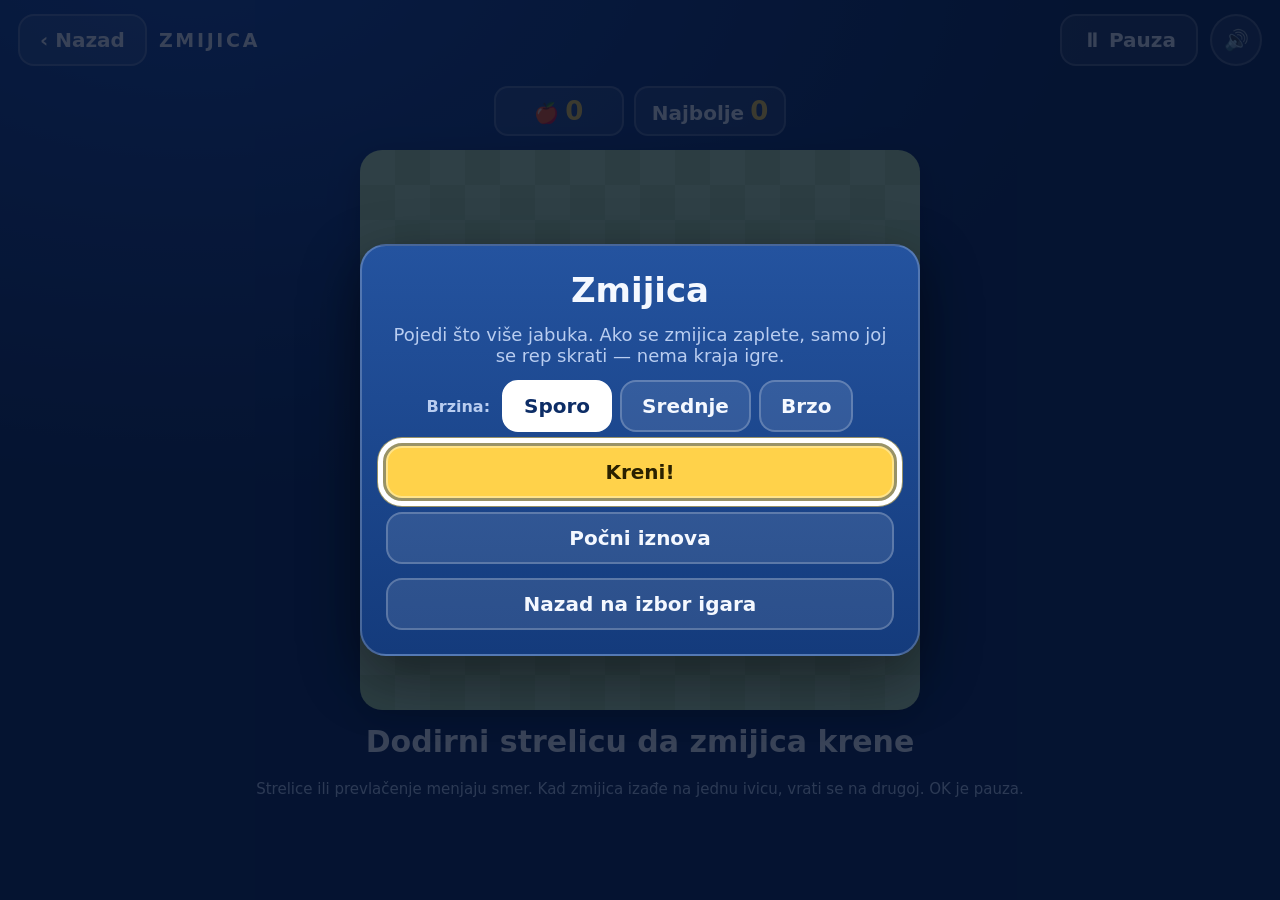
<file: igrice/zmijica.html>
<!doctype html>
<html lang="sr-Latn">
<head>
<meta charset="utf-8">
<meta name="viewport" content="width=device-width,initial-scale=1">
<title>Zmijica</title>
<link rel="stylesheet" href="common.css">
<style>
  .stage{width:min(94vw,64vh,560px);aspect-ratio:1}
  canvas{width:100%;height:100%;border-radius:22px;display:block;touch-action:none;box-shadow:0 10px 30px rgba(0,0,0,.35)}
  .hud{display:flex;gap:10px;flex-wrap:wrap;justify-content:center}
  .hud div{background:var(--panel);border:2px solid var(--line);border-radius:14px;padding:8px 16px;font-weight:800;font-size:20px;min-width:130px;text-align:center}
  .hud b{font-size:26px;margin-left:6px;color:var(--accent)}
  .dpad{display:none;grid-template-columns:repeat(3,72px);grid-template-rows:repeat(2,72px);gap:8px;justify-content:center}
  .dpad .btn{min-height:72px;font-size:28px;border-radius:20px;padding:0}
  .dpad .u{grid-column:2;grid-row:1}.dpad .l{grid-column:1;grid-row:2}.dpad .d{grid-column:2;grid-row:2}.dpad .r{grid-column:3;grid-row:2}
  @media (hover:none),(max-width:760px){.dpad{display:grid}}
</style>
</head>
<body>
<header class="top">
  <a class="btn" href="index.html">‹ Nazad</a>
  <div class="brand">ZMIJICA</div>
  <div class="grow"></div>
  <button class="btn" id="pauseBtn" type="button">⏸ Pauza</button>
  <button class="btn round" id="snd" type="button">🔊</button>
</header>

<main class="page">
  <div class="hud">
    <div>🍎<b id="score">0</b></div>
    <div>Najbolje<b id="best">0</b></div>
  </div>
  <div class="stage"><canvas id="cv" width="640" height="640" aria-label="Tabla igre"></canvas></div>
  <div class="status" id="status" aria-live="polite"></div>
  <div class="dpad" aria-label="Strelice">
    <button class="btn u" type="button" data-d="up" aria-label="Gore">▲</button>
    <button class="btn l" type="button" data-d="left" aria-label="Levo">◀</button>
    <button class="btn d" type="button" data-d="down" aria-label="Dole">▼</button>
    <button class="btn r" type="button" data-d="right" aria-label="Desno">▶</button>
  </div>
  <div class="hint">Strelice ili prevlačenje menjaju smer. Kad zmijica izađe na jednu ivicu, vrati se na drugoj. OK je pauza.</div>
</main>

<div class="overlay" id="menu" role="dialog" aria-modal="true" aria-label="Zmijica">
  <div class="sheet">
    <h2 id="menuTitle">Zmijica</h2>
    <p id="menuText">Pojedi što više jabuka. Ako se zmijica zaplete, samo joj se rep skrati — nema kraja igre.</p>
    <div class="chips" role="group" aria-label="Brzina" style="justify-content:center">
      <span class="lbl">Brzina:</span>
      <button class="btn" type="button" data-speed="0" aria-pressed="true">Sporo</button>
      <button class="btn" type="button" data-speed="1" aria-pressed="false">Srednje</button>
      <button class="btn" type="button" data-speed="2" aria-pressed="false">Brzo</button>
    </div>
    <button class="btn primary" id="go" type="button">Kreni!</button>
    <button class="btn" id="fresh" type="button">Počni iznova</button>
    <a class="btn" href="index.html">Nazad na izbor igara</a>
  </div>
</div>

<script src="common.js"></script>
<script>
(function(){
  var $=function(id){return document.getElementById(id)};
  var cv=$('cv'),ctx=cv.getContext('2d'),N=16,CS=cv.width/N;
  var SPEEDS=[240,170,115],speed=0;
  var body,prev,dir,queue,apple,score,best=0,state,lastTick,facing;
  /* state: 'menu' (pauza/početak), 'ready' (čeka prvi smer), 'run' */
  try{best=parseInt(localStorage.getItem('tvi-snake-best'),10)||0;var sp=parseInt(localStorage.getItem('tvi-snake-speed'),10);if(sp>=0&&sp<3)speed=sp}catch(e){}
  var DIR={left:[-1,0],right:[1,0],up:[0,-1],down:[0,1]};

  function newGame(){
    body=[{x:8,y:8},{x:7,y:8},{x:6,y:8}];prev=body.slice();
    dir=DIR.right;facing=dir;queue=[];score=0;
    placeApple();paintHud();state='ready';draw(1);
    $('status').textContent='Dodirni strelicu da zmijica krene';
  }
  function placeApple(){
    var free=[];
    for(var y=0;y<N;y++)for(var x=0;x<N;x++)if(!body.some(function(s){return s.x===x&&s.y===y}))free.push({x:x,y:y});
    apple=free[Math.floor(Math.random()*free.length)]||{x:0,y:0};
  }
  function paintHud(){
    $('score').textContent=score;$('best').textContent=best;
  }
  function mod(a){return (a%N+N)%N}

  function tick(){
    if(queue.length){
      var d=queue.shift();
      if(!(d[0]===-dir[0]&&d[1]===-dir[1])&&!(d[0]===dir[0]&&d[1]===dir[1]))dir=d;
    }
    facing=dir;
    prev=body.slice();
    var head={x:mod(body[0].x+dir[0]),y:mod(body[0].y+dir[1])};
    var eat=head.x===apple.x&&head.y===apple.y;
    /* sudar sa sobom: rep se samo skrati (ne gubi se igra) */
    var hit=-1;
    for(var i=0;i<body.length-(eat?0:1);i++)if(body[i].x===head.x&&body[i].y===head.y){hit=i;break}
    if(hit>0){
      body=body.slice(0,Math.max(3,hit));
      prev=prev.slice(0,body.length);
      body.unshift(head);
      Snd.soft();
      $('status').textContent='Ups! Rep je kraći. Samo nastavi!';
      setTimeout(function(){if(state==='run')$('status').textContent=''},1800);
      return;
    }
    body.unshift(head);
    if(eat){
      score++;if(score>best){best=score;try{localStorage.setItem('tvi-snake-best',String(best))}catch(e){}}
      Snd.eat();placeApple();paintHud();
      if(score>0&&score%5===0)$('status').textContent='Bravo! '+score+' jabuka! 🎉';
    }else body.pop();
  }

  /* ---------- crtanje ---------- */
  function segPos(i,t){
    var cur=body[i],pv=prev[i]||prev[prev.length-1]||cur;
    var dx=cur.x-pv.x,dy=cur.y-pv.y;
    if(dx>1)dx=-1;else if(dx<-1)dx=1;
    if(dy>1)dy=-1;else if(dy<-1)dy=1;
    return {x:pv.x+dx*t,y:pv.y+dy*t};
  }
  function circle(x,y,r,fill){ctx.fillStyle=fill;ctx.beginPath();ctx.arc(x,y,r,0,7);ctx.fill()}
  function draw(t){
    var s=CS;
    for(var y=0;y<N;y++)for(var x=0;x<N;x++){
      ctx.fillStyle=(x+y)%2?'#b9e0a0':'#c6eab0';ctx.fillRect(x*s,y*s,s,s);
    }
    /* jabuka */
    var ax=(apple.x+.5)*s,ay=(apple.y+.54)*s;
    circle(ax,ay,s*.36,'#e8413a');circle(ax-s*.1,ay-s*.1,s*.09,'rgba(255,255,255,.55)');
    ctx.strokeStyle='#6b4a1c';ctx.lineWidth=s*.06;ctx.beginPath();ctx.moveTo(ax,ay-s*.32);ctx.lineTo(ax+s*.05,ay-s*.46);ctx.stroke();
    ctx.fillStyle='#2f9e44';ctx.beginPath();ctx.ellipse(ax+s*.17,ay-s*.4,s*.14,s*.07,-.5,0,7);ctx.fill();
    /* zmijica: od repa ka glavi */
    var L=body.length;
    for(var i=L-1;i>=0;i--){
      var p=segPos(i,t),k=i/Math.max(1,L-1);
      var g=Math.round(190-k*60),col='rgb('+Math.round(60+k*20)+','+g+','+Math.round(70+k*20)+')';
      if(i===0)col='#3fcf5c';
      var r=s*(i===0?.5:.46-k*.06);
      [0,-N,N].forEach(function(ox){[0,-N,N].forEach(function(oy){
        var X=(p.x+ox+.5)*s,Y=(p.y+oy+.5)*s;
        if(X<-s||Y<-s||X>cv.width+s||Y>cv.height+s)return;
        circle(X,Y,r,col);
        if(i===0)eyes(X,Y,s);
      })});
    }
  }
  function eyes(X,Y,s){
    var f=facing,px=-f[1],py=f[0];
    [-1,1].forEach(function(sd){
      var ex=X+f[0]*s*.16+px*sd*s*.2,ey=Y+f[1]*s*.16+py*sd*s*.2;
      circle(ex,ey,s*.13,'#fff');circle(ex+f[0]*s*.04,ey+f[1]*s*.04,s*.065,'#10223a');
    });
  }

  /* ---------- petlja ---------- */
  var raf=0;
  function frame(now){
    raf=requestAnimationFrame(frame);
    if(state!=='run'){return}
    var sp=SPEEDS[speed];
    if(now-lastTick>sp*3)lastTick=now-sp;
    while(now-lastTick>=sp){lastTick+=sp;tick()}
    draw(Math.min(1,(now-lastTick)/sp));
  }

  /* ---------- upravljanje ---------- */
  function steer(name){
    var d=DIR[name];if(!d||state==='menu')return;
    if(state==='ready'){
      if(d[0]===-dir[0]&&d[1]===-dir[1])return;/* ne okreće se unazad */
      dir=d;facing=d;state='run';lastTick=performance.now();$('status').textContent='';
      return;
    }
    var last=queue.length?queue[queue.length-1]:dir;
    if(d[0]===last[0]&&d[1]===last[1])return;
    if(queue.length<2)queue.push(d);
  }
  var resumeState='ready';
  function openMenu(){
    if(state==='menu')return;
    resumeState=state;state='menu';
    $('menuTitle').textContent=score>0||resumeState==='run'?'Pauza':'Zmijica';
    $('go').textContent=resumeState==='run'||score>0?'Nastavi':'Kreni!';
    TV.navScope=function(){return $('menu')};
    $('menu').hidden=false;$('go').focus();
  }
  function closeMenu(){
    $('menu').hidden=true;TV.navScope=function(){return null};
    if(document.activeElement)document.activeElement.blur();
    state=resumeState==='run'?'run':'ready';
    if(state==='run')lastTick=performance.now();
    if(state==='ready')$('status').textContent='Dodirni strelicu da zmijica krene';
    draw(1);
  }
  TV.navScope=function(){return null};
  TV.onBack=function(){if(state==='menu'&&resumeState!=='none'&&!$('menu').hidden&&started)closeMenu();else TV.home()};
  var started=false;
  document.addEventListener('keydown',function(e){
    var m={ArrowLeft:'left',ArrowRight:'right',ArrowUp:'up',ArrowDown:'down',a:'left',d:'right',w:'up',s:'down',A:'left',D:'right',W:'up',S:'down'};
    if(state==='menu')return;
    if(m[e.key]){e.preventDefault();steer(m[e.key]);return}
    if(e.key==='Enter'||e.key===' '||e.key==='p'||e.key==='P'){
      var t=document.activeElement&&document.activeElement.tagName;
      if(t==='BUTTON'||t==='A')return;
      e.preventDefault();openMenu();
    }
  });
  document.querySelectorAll('[data-d]').forEach(function(b){b.addEventListener('click',function(){steer(b.dataset.d)})});
  $('pauseBtn').addEventListener('click',openMenu);
  $('go').addEventListener('click',function(){started=true;closeMenu()});
  $('fresh').addEventListener('click',function(){started=true;newGame();resumeState='ready';closeMenu()});
  document.querySelectorAll('[data-speed]').forEach(function(b){
    function paint(){b.setAttribute('aria-pressed',String(Number(b.dataset.speed)===speed))}
    paint();
    b.addEventListener('click',function(){
      speed=Number(b.dataset.speed);try{localStorage.setItem('tvi-snake-speed',String(speed))}catch(e){}
      document.querySelectorAll('[data-speed]').forEach(function(x){x.setAttribute('aria-pressed',String(Number(x.dataset.speed)===speed))});
      Snd.pop();
    });
  });
  document.addEventListener('visibilitychange',function(){if(document.hidden&&state==='run'){started=true;openMenu()}});

  /* prevlačenje prstom */
  var sx=0,sy=0,down=false;
  cv.addEventListener('pointerdown',function(e){down=true;sx=e.clientX;sy=e.clientY});
  cv.addEventListener('pointerup',function(e){
    if(!down)return;down=false;
    var dx=e.clientX-sx,dy=e.clientY-sy;
    if(Math.max(Math.abs(dx),Math.abs(dy))<20)return;
    steer(Math.abs(dx)>Math.abs(dy)?(dx>0?'right':'left'):(dy>0?'down':'up'));
  });
  cv.addEventListener('pointercancel',function(){down=false});

  newGame();state='menu';resumeState='ready';
  TV.navScope=function(){return $('menu')};
  raf=requestAnimationFrame(frame);
  $('go').focus();
  window.__snake={get state(){return state},get score(){return score},get length(){return body.length},tick:tick,steer:steer,body:function(){return body.map(function(s){return [s.x,s.y]})},apple:function(){return [apple.x,apple.y]},setApple:function(x,y){apple={x:x,y:y}},setBody:function(b){body=b.map(function(s){return {x:s[0],y:s[1]}});prev=body.slice()},dir:function(){return dir}};
})();
</script>
</body>
</html>
</file>
<file: igrice/common.css>
:root{
  --bg1:#0a2352;--bg2:#1747a0;--ink:#f4f8ff;--muted:#b9cdf0;
  --card:#2f63b8;--accent:#ffd24a;--ok:#5fe08a;--pink:#ff7aa8;--cyan:#4fd8ff;
  --panel:rgba(255,255,255,.1);--line:rgba(255,255,255,.22);
}
*{box-sizing:border-box;-webkit-tap-highlight-color:transparent}
html,body{margin:0;min-height:100%}
body{
  background:radial-gradient(1300px 760px at 15% -5%,var(--bg2),var(--bg1) 70%) fixed;
  color:var(--ink);
  font-family:"Trebuchet MS","Segoe UI",system-ui,-apple-system,sans-serif;
  min-height:100vh;display:flex;flex-direction:column;overflow-x:hidden;
}
.top{display:flex;align-items:center;gap:12px;padding:14px 18px;flex-wrap:wrap}
.brand{font-weight:800;letter-spacing:.14em;font-size:clamp(14px,2.2vw,19px);display:flex;align-items:center;gap:10px}
.brand svg{width:34px;height:34px}
.grow{flex:1}
.btn{
  appearance:none;border:2px solid var(--line);background:var(--panel);color:var(--ink);
  font:inherit;font-weight:700;font-size:clamp(16px,2.4vw,20px);
  min-height:52px;padding:10px 20px;border-radius:16px;cursor:pointer;
  display:inline-flex;align-items:center;justify-content:center;gap:8px;text-decoration:none;
  transition:transform .08s,background .15s,border-color .15s;
}
.btn:hover{background:rgba(255,255,255,.18)}
.btn:active{transform:scale(.96)}
.btn.primary{background:var(--accent);color:#2a2100;border-color:#ffe48a}
.btn.primary:hover{background:#ffdf73}
.btn[aria-pressed="true"]{background:#fff;color:#0d2d66;border-color:#fff}
.btn.round{min-width:52px;padding:10px;border-radius:50%}
.btn:focus-visible,a.card:focus-visible,.cell:focus-visible,.lvl:focus-visible{
  outline:5px solid #fff;outline-offset:3px;box-shadow:0 0 0 9px rgba(255,210,74,.55);
}
.sr{position:absolute;width:1px;height:1px;overflow:hidden;clip:rect(0 0 0 0)}
.chips{display:flex;gap:8px;flex-wrap:wrap;align-items:center}
.chips .lbl{color:var(--muted);font-weight:700;margin-right:4px}
.page{flex:1;display:flex;flex-direction:column;align-items:center;gap:14px;padding:6px 16px 28px}
.status{
  font-size:clamp(20px,3.4vw,30px);font-weight:800;text-align:center;min-height:1.4em;
}
.overlay{
  position:fixed;inset:0;background:rgba(5,16,40,.78);display:flex;align-items:center;justify-content:center;
  padding:18px;z-index:20;
}
.overlay[hidden]{display:none}
.sheet{
  background:linear-gradient(180deg,#24539f,#143b7c);border:2px solid var(--line);border-radius:26px;
  padding:24px;max-width:560px;width:100%;display:flex;flex-direction:column;gap:14px;align-items:stretch;
  box-shadow:0 20px 60px rgba(0,0,0,.45);max-height:94vh;overflow:auto;
}
.sheet h2{margin:0;text-align:center;font-size:clamp(24px,4vw,34px)}
.sheet p{margin:0;text-align:center;color:var(--muted);font-size:18px}
.hint{color:var(--muted);font-size:15px;text-align:center}
.pop{animation:pop .28s ease-out}
@keyframes pop{0%{transform:scale(.4);opacity:0}70%{transform:scale(1.12)}100%{transform:scale(1);opacity:1}}
@media (prefers-reduced-motion:reduce){*{animation:none!important;transition:none!important}}
</file>
